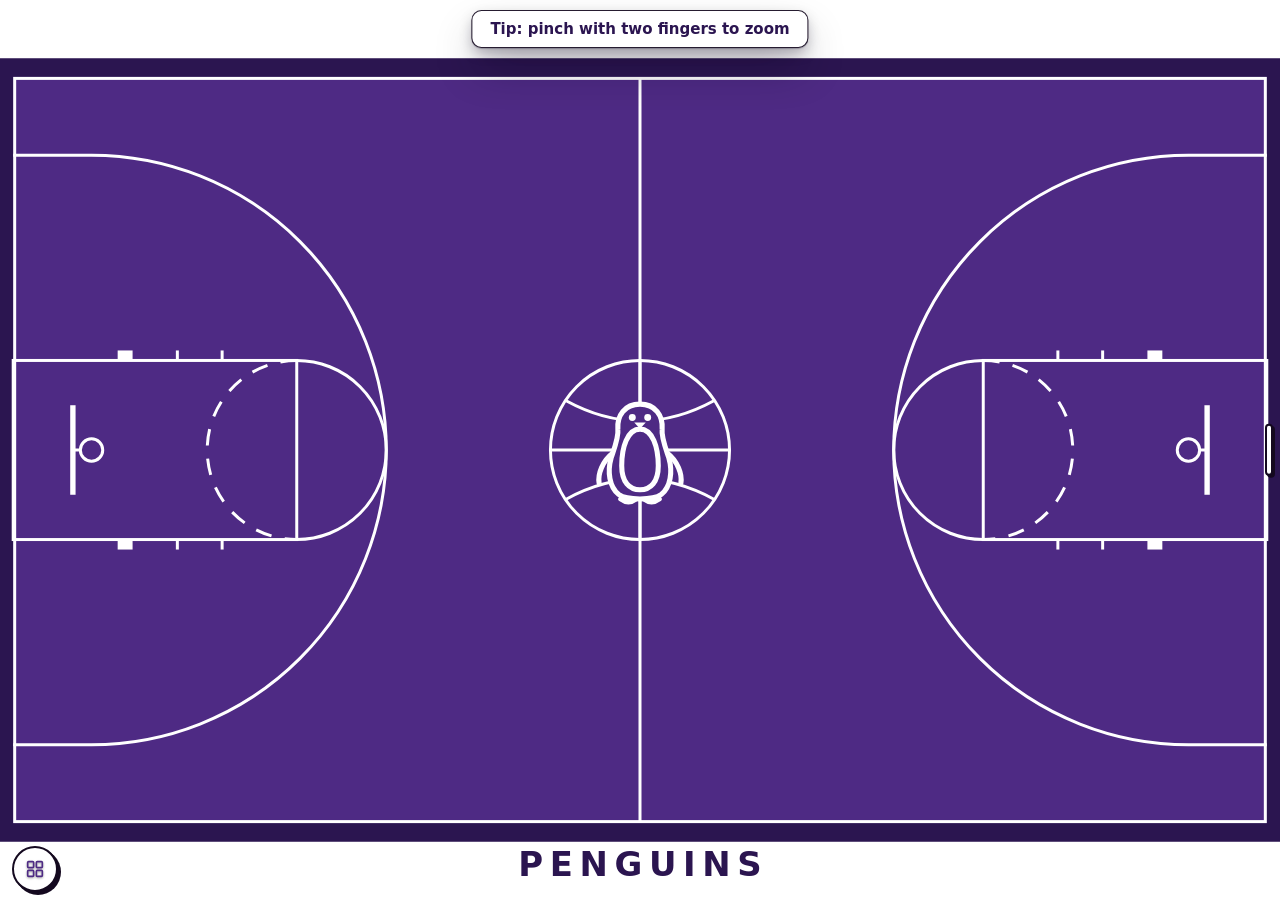
<file: index.html>
<!DOCTYPE html>
<html lang="en">
<head>
<meta charset="utf-8">
<!-- viewport-fit=cover lets the app use the whole screen, under the clock and home bar.
     user-scalable=no stops the browser zooming the page; the app does its own zoom on the court. -->
<meta name="viewport" content="width=device-width, initial-scale=1, maximum-scale=1, user-scalable=no, viewport-fit=cover">
<title>Penguins</title>

<!-- Home-screen app settings (iPhone/iPad) -->
<meta name="apple-mobile-web-app-capable" content="yes">
<meta name="mobile-web-app-capable" content="yes">
<meta name="apple-mobile-web-app-status-bar-style" content="black-translucent">
<meta name="apple-mobile-web-app-title" content="Penguins">
<meta name="theme-color" content="#4e2a84">
<link rel="manifest" href="manifest.webmanifest">
<link rel="apple-touch-icon" href="icon-180.png">

<link rel="stylesheet" href="styles.css">
</head>
<body>

<div id="safe"></div>
<div id="lvhProbe"></div>   <!-- measures the full screen height; see physicalHeight() -->
<div id="lvwProbe"></div>   <!-- and width: the strip iOS keeps beside the app on the folded foldable -->

<!-- ===================== TAB: PLAYBOOK =====================
     Hidden (not removed) when another tab is showing, so it keeps its drawing,
     zoom and tools exactly as you left them. -->
<div id="tab-playbook" class="tab">
<main id="stage">
  <canvas id="board"></canvas>
  <div id="scrim"></div>

  <!-- Tools: swipe in from the right edge (or tap the tab); swipe back to hide -->
  <div id="drawer" class="closed">
    <button id="grab" aria-label="Show or hide tools"><span></span></button>
    <div id="rail" class="glass">
      <div class="courtseg" id="courtSeg" role="group" aria-label="Court">
        <span class="lens"></span>
        <button class="cs" data-court="full" aria-label="Full court"><span class="word">Full</span>
          <svg class="icon" viewBox="0 0 24 24"><rect x="6" y="3" width="12" height="18" rx="1.5"/><path d="M6 12h12"/><circle cx="12" cy="12" r="2.2"/></svg></button>
        <button class="cs" data-court="half" aria-label="Half court"><span class="word">Half</span>
          <svg class="icon" viewBox="0 0 24 24"><rect x="4" y="5" width="16" height="14" rx="1.5"/><path d="M6.5 5a5.5 5.5 0 0 0 11 0"/><circle cx="12" cy="7" r="1"/></svg></button>
      </div>
      <span class="sep"></span>
      <button class="tb" id="btnInk" aria-label="Board-color marker"><span class="dot"></span></button>
      <label class="tb rainbow" id="btnColor" aria-label="Pick a color">
        <span class="dot"><span></span></span>
        <input type="color" id="colorInput" value="#ffd84d">
      </label>
      <button class="tb" id="btnEraser" aria-label="Eraser">
        <svg viewBox="0 0 24 24"><path d="M20 20H9l-5-5a2 2 0 0 1 0-3l8-8a2 2 0 0 1 3 0l5 5a2 2 0 0 1 0 3l-8 8"/><path d="m8 8 8 8"/></svg>
      </button>
      <button class="tb" id="btnClear" aria-label="Clear the court"><svg viewBox="0 0 24 24"><path d="M4 7h16M10 11v6M14 11v6M6 7l1 13h10l1-13M9 7V4h6v3"/></svg></button>
      <span class="sep"></span>
      <button class="tb" id="btnUndo" aria-label="Undo"><svg viewBox="0 0 24 24"><path d="M9 14 4 9l5-5"/><path d="M4 9h10.5a5.5 5.5 0 0 1 0 11H11"/></svg></button>
      <button class="tb" id="btnRedo" aria-label="Redo"><svg viewBox="0 0 24 24"><path d="m15 14 5-5-5-5"/><path d="M20 9H9.5a5.5 5.5 0 0 0 0 11H13"/></svg></button>
      <span class="sep"></span>
      <button class="tb" id="btnSave" aria-label="Save"><svg viewBox="0 0 24 24"><path d="M5 4h11l3 3v13H5z"/><path d="M8 4v5h7V4M8 20v-6h8v6"/></svg></button>
      <button class="tb" id="btnMore" aria-label="More"><svg viewBox="0 0 24 24"><path d="M5 12h.01M12 12h.01M19 12h.01" stroke-width="3"/></svg></button>
    </div>
  </div>

  <!-- More: court, board color, line thickness, saved plays -->
  <div id="more" class="glass" hidden>
    <div id="playName">Untitled play</div>
    <div class="setting">Line
      <span class="line-adjust"><input type="range" id="widthRange" aria-label="Line thickness"><span id="widthPreview"></span></span>
    </div>
    <div class="setting">Board
      <div class="seg"><button data-theme="purple">Purple</button><button data-theme="white">White</button></div>
    </div>
    <button class="menu-btn" id="btnPlays">
      <svg viewBox="0 0 24 24"><path d="M8 6h12M8 12h12M8 18h12M4 6h.01M4 12h.01M4 18h.01"/></svg>Saved plays &amp; backup
    </button>
    <button class="menu-btn" id="btnFit">
      <svg viewBox="0 0 24 24"><path d="M4 9V4h5M20 9V4h-5M4 15v5h5M20 15v5h-5"/></svg>Fit court to screen
    </button>
    <div id="version"></div>
    <a id="screenCheck" href="screen-check.html">Screen check</a>
  </div>
</main>

<!-- Saved plays screen -->
<section id="plays" class="sheet" hidden>
  <header>
    <h1>Playbook</h1>
    <button class="pill-btn" id="btnClosePlays" aria-label="Close"><svg viewBox="0 0 24 24"><path d="M6 6l12 12M18 6 6 18"/></svg></button>
  </header>
  <div class="actions">
    <button class="pill-btn" id="btnNew">New play</button>
    <button class="pill-btn" id="btnSaveAs">Save as new</button>
    <button class="pill-btn" id="btnExport">Export backup</button>
    <button class="pill-btn" id="btnImport">Import backup</button>
  </div>
  <p class="note">Plays are stored on this device only. Export a backup now and then — iOS can clear app data.</p>
  <div class="scrollable"><ul id="playList"></ul></div>
</section>
</div><!-- /tab-playbook -->

<!-- ===================== TAB: MINUTES =====================
     Team header + settings (Stage 3); game tracker (Stage 4, minutes.js). -->
<div id="tab-minutes" class="tab tab-page" hidden>
  <div class="live-brand" id="mBrand" aria-hidden="true">Penguins</div>   <!-- in the tall status-bar band, during a game -->
  <div class="scrollable page-scroll">
    <header class="page-head">
      <div class="team-title">
        <div class="team-name" id="mTeamName">Penguins</div>
        <div class="team-season" id="mTeamSeason"></div>
      </div>
      <button class="pill-btn glass season-btn" id="btnSeason">Season</button>
      <button class="round-btn glass" id="btnTeamSettings" aria-label="Team settings">
        <svg viewBox="0 0 24 24"><circle cx="12" cy="12" r="3"/><path d="M19.4 15a1.7 1.7 0 0 0 .3 1.8l.1.1a2 2 0 1 1-2.8 2.8l-.1-.1a1.7 1.7 0 0 0-1.8-.3 1.7 1.7 0 0 0-1 1.5V21a2 2 0 1 1-4 0v-.1a1.7 1.7 0 0 0-1.1-1.5 1.7 1.7 0 0 0-1.8.3l-.1.1a2 2 0 1 1-2.8-2.8l.1-.1a1.7 1.7 0 0 0 .3-1.8 1.7 1.7 0 0 0-1.5-1H3a2 2 0 1 1 0-4h.1a1.7 1.7 0 0 0 1.5-1.1 1.7 1.7 0 0 0-.3-1.8l-.1-.1a2 2 0 1 1 2.8-2.8l.1.1a1.7 1.7 0 0 0 1.8.3H9a1.7 1.7 0 0 0 1-1.5V3a2 2 0 1 1 4 0v.1a1.7 1.7 0 0 0 1 1.5 1.7 1.7 0 0 0 1.8-.3l.1-.1a2 2 0 1 1 2.8 2.8l-.1.1a1.7 1.7 0 0 0-.3 1.8V9a1.7 1.7 0 0 0 1.5 1H21a2 2 0 1 1 0 4h-.1a1.7 1.7 0 0 0-1.5 1z"/></svg>
      </button>
    </header>
    <div id="mBody"></div>   <!-- pre-game, live game or final screen (minutes.js) -->
  </div>
</div><!-- /tab-minutes -->

<!-- ===================== STATS (stage S1): stats.js ===================== -->
<div id="tab-stats" class="tab tab-page" hidden>
  <div class="live-brand" id="sBrand" aria-hidden="true">Penguins</div>
  <div class="scrollable page-scroll"><div id="sBody"></div></div>
  <div id="statPad"></div>   <!-- the stat buttons, by the thumb -->
</div><!-- /tab-stats -->

<!-- Sub queue: floats above the tab switcher while subs are being picked -->
<div id="subBar" class="glass" hidden></div>
<!-- Sub alert / end-of-period banner: shows on any tab -->
<div id="alertBanner" role="alert" hidden></div>

<!-- ===================== TAB SWITCHER =====================
     Floating glass pill at the bottom center. Add a button here (and a
     matching tab-… section above) to add a tab, e.g. Stats later. -->
<!-- Tab switcher: a corner button that opens a small menu of the tabs (shell.js) -->
<nav id="tabbar" class="glass" aria-label="Sections">
  <span class="lens"></span>
  <button id="tabMenuBtn" aria-label="Switch section" aria-expanded="false"><svg viewBox="0 0 24 24"><rect x="4" y="4" width="6.5" height="6.5" rx="1"/><rect x="13.5" y="4" width="6.5" height="6.5" rx="1"/><rect x="4" y="13.5" width="6.5" height="6.5" rx="1"/><rect x="13.5" y="13.5" width="6.5" height="6.5" rx="1"/></svg></button>
  <div id="tabMenu" hidden>
    <button class="tabbtn" data-tab="playbook"><svg viewBox="0 0 24 24"><rect x="6" y="3" width="12" height="18" rx="1.5"/><path d="M6 12h12"/><circle cx="12" cy="12" r="2.2"/></svg>Playbook</button>
    <button class="tabbtn" data-tab="minutes"><svg viewBox="0 0 24 24"><circle cx="12" cy="13.5" r="7.5"/><path d="M12 13.5V9.5M10 2.5h4M12 2.5V6M18.5 6.5l1.5-1.5"/></svg>Minutes</button>
    <button class="tabbtn" data-tab="stats"><svg viewBox="0 0 24 24"><path d="M5 20V11M12 20V5M19 20v-7M3 20h18"/></svg>Stats</button>
  </div>
</nav>
<div id="toast" class="glass"></div>   <!-- short notices, on any tab -->

<!-- ===================== TEAM SETTINGS (Stage 3) =====================
     Team, season, roster, backup. Opened from the gear on the Minutes tab. -->
<!-- Stats settings: which buttons appear on the stat pad -->
<section id="statSheet" class="sheet light" hidden>
  <header>
    <h1>Stats</h1>
    <button class="pill-btn" id="btnCloseStatSheet" aria-label="Close"><svg viewBox="0 0 24 24"><path d="M6 6l12 12M18 6 6 18"/></svg></button>
  </header>
  <div class="scrollable team-scroll" id="statSheetBody"></div>
</section>

<section id="teamSheet" class="sheet light" hidden>
  <header>
    <h1>Team</h1>
    <button class="pill-btn" id="btnCloseTeam" aria-label="Close"><svg viewBox="0 0 24 24"><path d="M6 6l12 12M18 6 6 18"/></svg></button>
  </header>
  <div class="scrollable team-scroll">
    <section class="card">
      <label class="field">Team name<input id="tName" type="text" maxlength="40" autocomplete="off"></label>
      <label class="field">Season<input id="tSeason" type="text" maxlength="40" autocomplete="off"></label>
      <div class="field">Sport<span id="tSport" class="field-value"></span></div>
    </section>

    <h2 class="card-title">Roster <span id="rosterCount"></span></h2>
    <section class="card">
      <ul id="rosterList" class="roster"></ul>
      <div class="add-player">
        <input id="newNumber" type="text" inputmode="numeric" maxlength="3" placeholder="#" aria-label="Jersey number">
        <input id="newName" type="text" maxlength="30" placeholder="Player name" autocomplete="off" enterkeyhint="done" aria-label="Player name">
        <button class="pill-btn primary-btn" id="btnAddPlayer">Add</button>
      </div>
      <p class="note" id="rosterNote"></p>
    </section>

    <h2 class="card-title">Teams &amp; seasons</h2>
    <section class="card">
      <ul id="teamList" class="team-list"></ul>
      <div class="row-btns">
        <button class="pill-btn" id="btnNewSeason">Start new season</button>
        <button class="pill-btn" id="btnNewTeam">New team</button>
      </div>
    </section>

    <h2 class="card-title">Display</h2>
    <section class="card">
      <div class="field">One-hand layout
        <div class="seg"><button data-onehand="auto">Auto</button><button data-onehand="on">Always</button></div></div>
      <p class="note">Auto uses the compact one-hand layout on iPhones and the larger layouts on the unfolded phone and iPad.</p>
    </section>

    <h2 class="card-title">Backup</h2>
    <section class="card">
      <p class="note">One file with everything: plays, teams, rosters and games. Export now and then — iOS can clear app data.</p>
      <div class="row-btns">
        <button class="pill-btn" id="btnTeamExport">Export backup</button>
        <button class="pill-btn" id="btnTeamImport">Import backup</button>
      </div>
    </section>

    <button class="pill-btn danger-btn" id="btnDeleteTeam">Delete this team and its games</button>
  </div>
</section>

<!-- ===================== SEASON VIEW (Stage 5) ===================== -->
<!-- Season stats: totals, averages, per-10-minute rates and trends (seasonstats.js) -->
<section id="seasonStatsSheet" class="sheet light" hidden>
  <header>
    <h1>Season stats</h1>
    <button class="pill-btn" id="btnCloseSeasonStats" aria-label="Close"><svg viewBox="0 0 24 24"><path d="M6 6l12 12M18 6 6 18"/></svg></button>
  </header>
  <div class="scrollable team-scroll">
    <p class="season-title" id="ssTitle"></p>
    <p class="note" id="ssSummary"></p>
    <h2 class="card-title" id="ssTeamCardTitle">Points, game by game</h2>
    <section class="card ss-chart" id="ssTeamCard"><div id="ssTeamChart"></div></section>
    <h2 class="card-title">Players <span>tap a column to sort</span></h2>
    <section class="card box-card"><div class="box-scroll"><table class="box-table ss-table" id="ssTable"></table></div></section>
    <p class="note">Averages count only games that recorded that kind of data. P/10 = points per 10 minutes, from games with both stats and minutes. The arrow compares her last 3 games with her earlier ones.</p>
    <div class="box-actions">
      <button class="pill-btn primary-btn" id="ssPng">Send picture</button>
      <button class="pill-btn" id="ssPdf">Send PDF</button>
    </div>
  </div>
</section>

<section id="seasonSheet" class="sheet light" hidden>
  <header>
    <h1>Season</h1>
    <button class="pill-btn" id="btnCloseSeason" aria-label="Close"><svg viewBox="0 0 24 24"><path d="M6 6l12 12M18 6 6 18"/></svg></button>
  </header>
  <div class="scrollable team-scroll">
    <p class="season-title" id="seasonTitle"></p>
    <p class="note" id="seasonSummary"></p>
    <section class="card season-card"><div id="seasonTable"></div></section>
    <button class="pill-btn primary-btn" id="seasonToStats">Season stats</button>
    <h2 class="card-title">Games</h2>
    <section class="card"><ul id="seasonGames" class="team-list"></ul></section>
  </div>
</section>

<!-- A past game: timeline and minutes -->
<!-- Box score: one game's numbers; send as a picture or a PDF (boxscore.js) -->
<section id="boxSheet" class="sheet light" hidden>
  <header>
    <h1>Box score</h1>
    <button class="pill-btn" id="btnCloseBox" aria-label="Close"><svg viewBox="0 0 24 24"><path d="M6 6l12 12M18 6 6 18"/></svg></button>
  </header>
  <div class="scrollable team-scroll">
    <p class="season-title" id="boxTitle"></p>
    <p class="box-score-line" id="boxScoreLine"></p>
    <section class="card box-card"><div class="box-scroll"><table class="box-table" id="boxTable"></table></div></section>
    <p class="note" id="boxNote"></p>
    <div class="box-actions">
      <button class="pill-btn primary-btn" id="boxPng">Send picture</button>
      <button class="pill-btn" id="boxPdf">Send PDF</button>
    </div>
    <p class="note">Opens the share sheet: Messages, AirDrop, Mail or Save to Files.</p>
  </div>
</section>

<section id="pastSheet" class="sheet light" hidden>
  <header>
    <h1>Game</h1>
    <button class="pill-btn" id="btnClosePast" aria-label="Close"><svg viewBox="0 0 24 24"><path d="M6 6l12 12M18 6 6 18"/></svg></button>
  </header>
  <div class="scrollable team-scroll">
    <p class="season-title" id="pastTitle"></p>
    <section class="card tl-card" id="pastTimeline"></section>
    <button class="pill-btn primary-btn" id="pastBox">Box score</button>
    <button class="pill-btn danger-btn" id="pastDelete">Delete this game</button>
  </div>
</section>

<!-- Press-and-hold player menu (this game only) -->
<dialog id="playerMenu" class="glass menu-dialog light">
  <h2 id="pmTitle"></h2>
  <p id="pmNote"></p>
  <div class="menu-list">
    <button class="menu-btn" data-abs="absent">Absent</button>
    <button class="menu-btn" data-abs="injured">Injured</button>
    <button class="menu-btn" data-abs="sitting">Sitting out</button>
    <button class="menu-btn" data-abs="reactivate">Reactivate</button>
  </div>
  <button class="pill-btn wide" id="pmCancel">Cancel</button>
</dialog>

<!-- Game menu (•••) -->
<dialog id="statsMenu" class="glass menu-dialog light">
  <h2>Stats</h2>
  <div class="menu-list">
    <button class="menu-btn" id="smBox">Box score</button>
    <button class="menu-btn" id="smSeason">Season stats</button>
    <button class="menu-btn" id="smOpponent">Opponent</button>
    <button class="menu-btn" id="smSettings">Stats settings</button>
    <button class="menu-btn" id="smNew">Start a new game</button>
  </div>
  <button class="menu-btn" id="smClose">Close</button>
</dialog>

<dialog id="gameMenu" class="glass menu-dialog light">
  <h2>Game</h2>
  <div class="menu-list">
    <button class="menu-btn" id="gmAdjust">Adjust clock</button>
    <button class="menu-btn" id="gmSettings">Game settings &amp; sub alert</button>
    <button class="menu-btn" id="gmEnd">End game now</button>
    <button class="menu-btn" id="gmNew">Start a new game</button>
    <button class="menu-btn" id="gmTimeline">Game timeline</button>
    <button class="menu-btn" id="gmTeam">Team &amp; roster</button>
    <button class="menu-btn" id="gmOneHand">One-hand layout</button>
    <button class="menu-btn danger-text" id="gmDiscard">Discard this game</button>
  </div>
  <button class="pill-btn wide" id="gmClose">Close</button>
</dialog>

<!-- Game settings: format (before the game) and sub alert (any time) -->
<dialog id="gameSettings" class="glass menu-dialog light">
  <h2>Game settings</h2>
  <div class="format-block">
    <div class="gs-row"><span>Periods</span>
      <div class="seg"><button data-periods="2">2 halves</button><button data-periods="4">4 quarters</button></div></div>
    <div class="gs-row"><span>Custom</span>
      <div class="stepper"><button id="gsPeriodsDown" aria-label="Fewer periods">−</button><b id="gsPeriods"></b><button id="gsPeriodsUp" aria-label="More periods">+</button></div></div>
    <div class="gs-row"><span>Minutes per period</span>
      <div class="stepper"><button id="gsMinDown" aria-label="Shorter">−</button><b id="gsMinutes"></b><button id="gsMinUp" aria-label="Longer">+</button></div></div>
    <p class="note" id="gsLockedNote">Format is locked once the game has started.</p>
  </div>
  <div class="gs-row"><span>Sub alert</span>
    <div class="seg"><button data-alert="off">Off</button><button data-alert="half">Halfway</button><button data-alert="every">Every…</button></div></div>
  <div class="gs-row" id="gsEvery"><span>Every</span>
    <div class="stepper"><button id="gsAlertDown" aria-label="Less often">−</button><b><span id="gsAlertMin"></span> min</b><button id="gsAlertUp" aria-label="More often">+</button></div></div>
  <p class="note" id="gsHalfNote"></p>
  <div class="gs-row"><span>Minimum time</span>
    <div class="seg"><button data-minrule="off">Off</button><button data-minrule="on">1 quarter by mid-Q3</button></div></div>
  <div class="buttons"><button type="button" class="pill-btn" id="gsCancel">Cancel</button><button type="button" class="pill-btn primary-btn" id="gsSave">Save</button></div>
</dialog>

<!-- One reusable pop-up for names and confirmations -->
<dialog id="modal" class="glass">
  <form id="modalForm">
    <h2 id="modalTitle"></h2>
    <p id="modalMsg"></p>
    <input id="modalInput" type="text" autocomplete="off" enterkeyhint="done" maxlength="60">
    <div class="buttons">
      <button type="button" id="modalCancel">Cancel</button>
      <button type="submit" id="modalOk" class="primary">OK</button>
    </div>
  </form>
</dialog>

<input type="file" id="importFile" accept="application/json,.json" hidden>

<!-- Scripts, in order: sport settings, the Playbook (its storage and pop-ups are shared),
     team data, the team settings screen, the game-log calculations, the Minutes tab,
     then the tab shell. -->
<script src="sports.js"></script>
<script src="playbook.js"></script>
<script src="data.js"></script>
<script src="settings.js"></script>
<script src="gamelog.js"></script>
<script src="readouts.js"></script>
<script src="minutes.js"></script>
<script src="stats.js"></script>
<script src="boxscore.js"></script>
<script src="seasonstats.js"></script>
<script src="shell.js"></script>
</body>
</html>
</file>
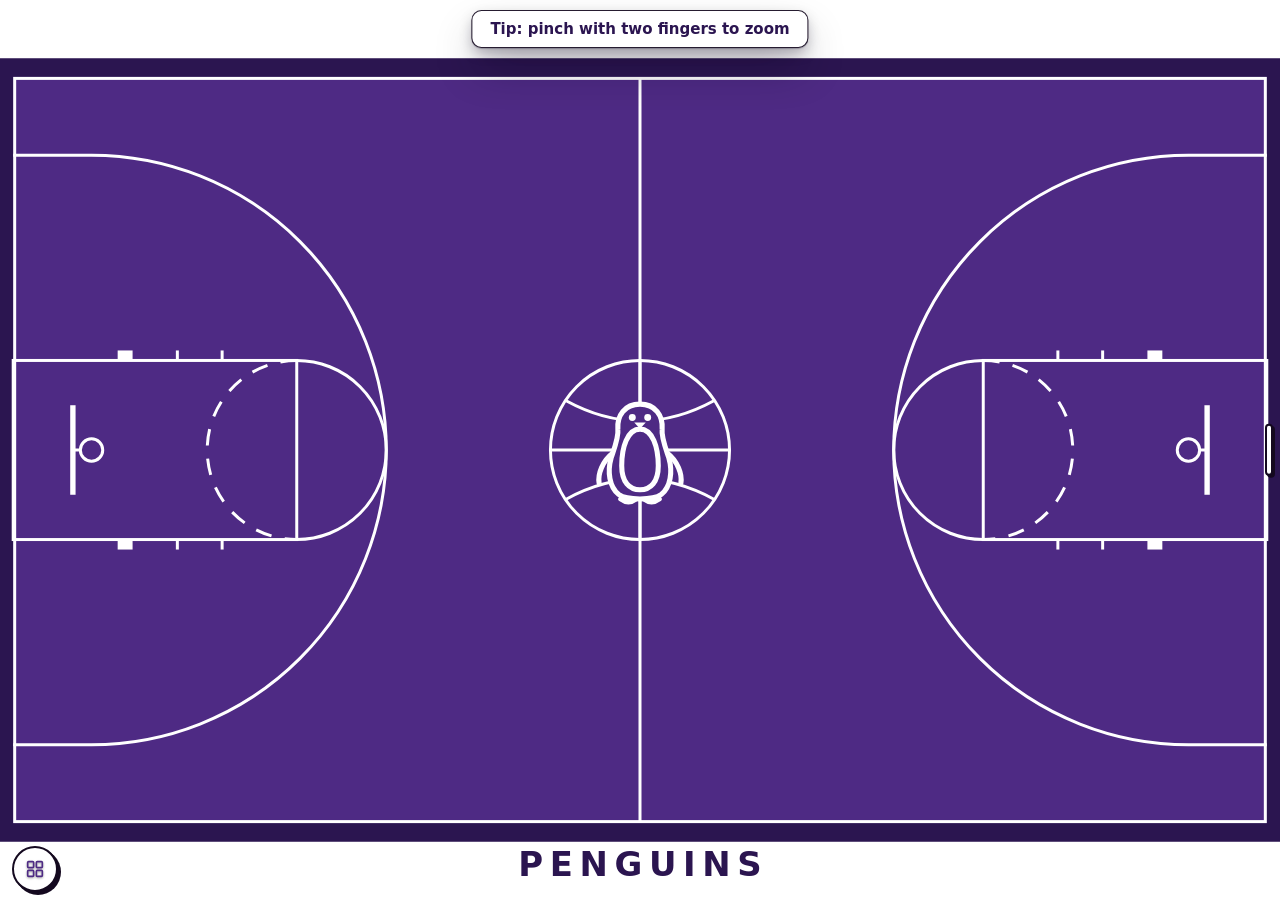
<file: next/index.html>
<!DOCTYPE html>
<html lang="en">
<head>
<meta charset="utf-8">
<!-- viewport-fit=cover lets the app use the whole screen, under the clock and home bar.
     user-scalable=no stops the browser zooming the page; the app does its own zoom on the court. -->
<meta name="viewport" content="width=device-width, initial-scale=1, maximum-scale=1, user-scalable=no, viewport-fit=cover">
<title>Penguins (preview)</title>

<!-- Home-screen app settings (iPhone/iPad) -->
<meta name="apple-mobile-web-app-capable" content="yes">
<meta name="mobile-web-app-capable" content="yes">
<meta name="apple-mobile-web-app-status-bar-style" content="black-translucent">
<meta name="apple-mobile-web-app-title" content="Penguins">
<meta name="theme-color" content="#4e2a84">
<link rel="manifest" href="manifest.webmanifest">
<link rel="apple-touch-icon" href="../icon-180.png">

<link rel="stylesheet" href="styles.css">
</head>
<body>

<div id="safe"></div>
<div id="lvhProbe"></div>   <!-- measures the full screen height; see physicalHeight() -->
<div id="lvwProbe"></div>   <!-- and width: the strip iOS keeps beside the app on the folded foldable -->

<!-- ===================== TAB: PLAYBOOK =====================
     Hidden (not removed) when another tab is showing, so it keeps its drawing,
     zoom and tools exactly as you left them. -->
<div id="tab-playbook" class="tab">
<main id="stage">
  <canvas id="board"></canvas>
  <div id="scrim"></div>

  <!-- Tools: swipe in from the right edge (or tap the tab); swipe back to hide -->
  <div id="drawer" class="closed">
    <button id="grab" aria-label="Show or hide tools"><span></span></button>
    <div id="rail" class="glass">
      <div class="courtseg" id="courtSeg" role="group" aria-label="Court">
        <span class="lens"></span>
        <button class="cs" data-court="full" aria-label="Full court"><span class="word">Full</span>
          <svg class="icon" viewBox="0 0 24 24"><rect x="6" y="3" width="12" height="18" rx="1.5"/><path d="M6 12h12"/><circle cx="12" cy="12" r="2.2"/></svg></button>
        <button class="cs" data-court="half" aria-label="Half court"><span class="word">Half</span>
          <svg class="icon" viewBox="0 0 24 24"><rect x="4" y="5" width="16" height="14" rx="1.5"/><path d="M6.5 5a5.5 5.5 0 0 0 11 0"/><circle cx="12" cy="7" r="1"/></svg></button>
      </div>
      <span class="sep"></span>
      <button class="tb" id="btnInk" aria-label="Board-color marker"><span class="dot"></span></button>
      <label class="tb rainbow" id="btnColor" aria-label="Pick a color">
        <span class="dot"><span></span></span>
        <input type="color" id="colorInput" value="#ffd84d">
      </label>
      <button class="tb" id="btnEraser" aria-label="Eraser">
        <svg viewBox="0 0 24 24"><path d="M20 20H9l-5-5a2 2 0 0 1 0-3l8-8a2 2 0 0 1 3 0l5 5a2 2 0 0 1 0 3l-8 8"/><path d="m8 8 8 8"/></svg>
      </button>
      <button class="tb" id="btnClear" aria-label="Clear the court"><svg viewBox="0 0 24 24"><path d="M4 7h16M10 11v6M14 11v6M6 7l1 13h10l1-13M9 7V4h6v3"/></svg></button>
      <span class="sep"></span>
      <button class="tb" id="btnUndo" aria-label="Undo"><svg viewBox="0 0 24 24"><path d="M9 14 4 9l5-5"/><path d="M4 9h10.5a5.5 5.5 0 0 1 0 11H11"/></svg></button>
      <button class="tb" id="btnRedo" aria-label="Redo"><svg viewBox="0 0 24 24"><path d="m15 14 5-5-5-5"/><path d="M20 9H9.5a5.5 5.5 0 0 0 0 11H13"/></svg></button>
      <span class="sep"></span>
      <button class="tb" id="btnSave" aria-label="Save"><svg viewBox="0 0 24 24"><path d="M5 4h11l3 3v13H5z"/><path d="M8 4v5h7V4M8 20v-6h8v6"/></svg></button>
      <button class="tb" id="btnMore" aria-label="More"><svg viewBox="0 0 24 24"><path d="M5 12h.01M12 12h.01M19 12h.01" stroke-width="3"/></svg></button>
    </div>
  </div>

  <!-- More: court, board color, line thickness, saved plays -->
  <div id="more" class="glass" hidden>
    <div id="playName">Untitled play</div>
    <div class="setting">Line
      <span class="line-adjust"><input type="range" id="widthRange" aria-label="Line thickness"><span id="widthPreview"></span></span>
    </div>
    <div class="setting">Board
      <div class="seg"><button data-theme="purple">Purple</button><button data-theme="white">White</button></div>
    </div>
    <button class="menu-btn" id="btnPlays">
      <svg viewBox="0 0 24 24"><path d="M8 6h12M8 12h12M8 18h12M4 6h.01M4 12h.01M4 18h.01"/></svg>Saved plays &amp; backup
    </button>
    <button class="menu-btn" id="btnFit">
      <svg viewBox="0 0 24 24"><path d="M4 9V4h5M20 9V4h-5M4 15v5h5M20 15v5h-5"/></svg>Fit court to screen
    </button>
    <div id="version"></div>
    <a id="screenCheck" href="../screen-check.html">Screen check</a>
  </div>
</main>

<!-- Saved plays screen -->
<section id="plays" class="sheet" hidden>
  <header>
    <h1>Playbook</h1>
    <button class="pill-btn" id="btnClosePlays" aria-label="Close"><svg viewBox="0 0 24 24"><path d="M6 6l12 12M18 6 6 18"/></svg></button>
  </header>
  <div class="actions">
    <button class="pill-btn" id="btnNew">New play</button>
    <button class="pill-btn" id="btnSaveAs">Save as new</button>
    <button class="pill-btn" id="btnExport">Export backup</button>
    <button class="pill-btn" id="btnImport">Import backup</button>
  </div>
  <p class="note">Plays are stored on this device only. Export a backup now and then — iOS can clear app data.</p>
  <div class="scrollable"><ul id="playList"></ul></div>
</section>
</div><!-- /tab-playbook -->

<!-- ===================== TAB: MINUTES =====================
     Team header + settings (Stage 3); game tracker (Stage 4, minutes.js). -->
<div id="tab-minutes" class="tab tab-page" hidden>
  <div class="live-brand" id="mBrand" aria-hidden="true">Penguins</div>   <!-- in the tall status-bar band, during a game -->
  <div class="scrollable page-scroll">
    <header class="page-head">
      <div class="team-title">
        <div class="team-name" id="mTeamName">Penguins</div>
        <div class="team-season" id="mTeamSeason"></div>
      </div>
      <button class="pill-btn glass season-btn" id="btnSeason">Season</button>
      <button class="round-btn glass" id="btnTeamSettings" aria-label="Team settings">
        <svg viewBox="0 0 24 24"><circle cx="12" cy="12" r="3"/><path d="M19.4 15a1.7 1.7 0 0 0 .3 1.8l.1.1a2 2 0 1 1-2.8 2.8l-.1-.1a1.7 1.7 0 0 0-1.8-.3 1.7 1.7 0 0 0-1 1.5V21a2 2 0 1 1-4 0v-.1a1.7 1.7 0 0 0-1.1-1.5 1.7 1.7 0 0 0-1.8.3l-.1.1a2 2 0 1 1-2.8-2.8l.1-.1a1.7 1.7 0 0 0 .3-1.8 1.7 1.7 0 0 0-1.5-1H3a2 2 0 1 1 0-4h.1a1.7 1.7 0 0 0 1.5-1.1 1.7 1.7 0 0 0-.3-1.8l-.1-.1a2 2 0 1 1 2.8-2.8l.1.1a1.7 1.7 0 0 0 1.8.3H9a1.7 1.7 0 0 0 1-1.5V3a2 2 0 1 1 4 0v.1a1.7 1.7 0 0 0 1 1.5 1.7 1.7 0 0 0 1.8-.3l.1-.1a2 2 0 1 1 2.8 2.8l-.1.1a1.7 1.7 0 0 0-.3 1.8V9a1.7 1.7 0 0 0 1.5 1H21a2 2 0 1 1 0 4h-.1a1.7 1.7 0 0 0-1.5 1z"/></svg>
      </button>
    </header>
    <div id="mBody"></div>   <!-- pre-game, live game or final screen (minutes.js) -->
  </div>
</div><!-- /tab-minutes -->

<!-- ===================== STATS (stage S1): stats.js ===================== -->
<div id="tab-stats" class="tab tab-page" hidden>
  <div class="live-brand" id="sBrand" aria-hidden="true">Penguins</div>
  <div class="scrollable page-scroll"><div id="sBody"></div></div>
  <div id="statPad"></div>   <!-- the stat buttons, by the thumb -->
</div><!-- /tab-stats -->

<!-- Sub queue: floats above the tab switcher while subs are being picked -->
<div id="subBar" class="glass" hidden></div>
<!-- Sub alert / end-of-period banner: shows on any tab -->
<div id="alertBanner" role="alert" hidden></div>

<!-- ===================== TAB SWITCHER =====================
     Floating glass pill at the bottom center. Add a button here (and a
     matching tab-… section above) to add a tab, e.g. Stats later. -->
<!-- Tab switcher: a corner button that opens a small menu of the tabs (shell.js) -->
<nav id="tabbar" class="glass" aria-label="Sections">
  <span class="lens"></span>
  <button id="tabMenuBtn" aria-label="Switch section" aria-expanded="false"><svg viewBox="0 0 24 24"><rect x="4" y="4" width="6.5" height="6.5" rx="1"/><rect x="13.5" y="4" width="6.5" height="6.5" rx="1"/><rect x="4" y="13.5" width="6.5" height="6.5" rx="1"/><rect x="13.5" y="13.5" width="6.5" height="6.5" rx="1"/></svg></button>
  <div id="tabMenu" hidden>
    <button class="tabbtn" data-tab="playbook"><svg viewBox="0 0 24 24"><rect x="6" y="3" width="12" height="18" rx="1.5"/><path d="M6 12h12"/><circle cx="12" cy="12" r="2.2"/></svg>Playbook</button>
    <button class="tabbtn" data-tab="minutes"><svg viewBox="0 0 24 24"><circle cx="12" cy="13.5" r="7.5"/><path d="M12 13.5V9.5M10 2.5h4M12 2.5V6M18.5 6.5l1.5-1.5"/></svg>Minutes</button>
    <button class="tabbtn" data-tab="stats"><svg viewBox="0 0 24 24"><path d="M5 20V11M12 20V5M19 20v-7M3 20h18"/></svg>Stats</button>
  </div>
</nav>
<div id="toast" class="glass"></div>   <!-- short notices, on any tab -->

<!-- ===================== TEAM SETTINGS (Stage 3) =====================
     Team, season, roster, backup. Opened from the gear on the Minutes tab. -->
<!-- Stats settings: which buttons appear on the stat pad -->
<section id="statSheet" class="sheet light" hidden>
  <header>
    <h1>Stats</h1>
    <button class="pill-btn" id="btnCloseStatSheet" aria-label="Close"><svg viewBox="0 0 24 24"><path d="M6 6l12 12M18 6 6 18"/></svg></button>
  </header>
  <div class="scrollable team-scroll" id="statSheetBody"></div>
</section>

<section id="teamSheet" class="sheet light" hidden>
  <header>
    <h1>Team</h1>
    <button class="pill-btn" id="btnCloseTeam" aria-label="Close"><svg viewBox="0 0 24 24"><path d="M6 6l12 12M18 6 6 18"/></svg></button>
  </header>
  <div class="scrollable team-scroll">
    <section class="card">
      <label class="field">Team name<input id="tName" type="text" maxlength="40" autocomplete="off"></label>
      <label class="field">Season<input id="tSeason" type="text" maxlength="40" autocomplete="off"></label>
      <div class="field">Sport<span id="tSport" class="field-value"></span></div>
    </section>

    <h2 class="card-title">Roster <span id="rosterCount"></span></h2>
    <section class="card">
      <ul id="rosterList" class="roster"></ul>
      <div class="add-player">
        <input id="newNumber" type="text" inputmode="numeric" maxlength="3" placeholder="#" aria-label="Jersey number">
        <input id="newName" type="text" maxlength="30" placeholder="Player name" autocomplete="off" enterkeyhint="done" aria-label="Player name">
        <button class="pill-btn primary-btn" id="btnAddPlayer">Add</button>
      </div>
      <p class="note" id="rosterNote"></p>
    </section>

    <h2 class="card-title">Teams &amp; seasons</h2>
    <section class="card">
      <ul id="teamList" class="team-list"></ul>
      <div class="row-btns">
        <button class="pill-btn" id="btnNewSeason">Start new season</button>
        <button class="pill-btn" id="btnNewTeam">New team</button>
      </div>
    </section>

    <h2 class="card-title">Display</h2>
    <section class="card">
      <div class="field">One-hand layout
        <div class="seg"><button data-onehand="auto">Auto</button><button data-onehand="on">Always</button></div></div>
      <p class="note">Auto uses the compact one-hand layout on iPhones and the larger layouts on the unfolded phone and iPad.</p>
    </section>

    <h2 class="card-title">Backup</h2>
    <section class="card">
      <p class="note">One file with everything: plays, teams, rosters and games. Export now and then — iOS can clear app data.</p>
      <div class="row-btns">
        <button class="pill-btn" id="btnTeamExport">Export backup</button>
        <button class="pill-btn" id="btnTeamImport">Import backup</button>
      </div>
    </section>

    <button class="pill-btn danger-btn" id="btnDeleteTeam">Delete this team and its games</button>
  </div>
</section>

<!-- ===================== SEASON VIEW (Stage 5) ===================== -->
<!-- Season stats: totals, averages, per-10-minute rates and trends (seasonstats.js) -->
<section id="seasonStatsSheet" class="sheet light" hidden>
  <header>
    <h1>Season stats</h1>
    <button class="pill-btn" id="btnCloseSeasonStats" aria-label="Close"><svg viewBox="0 0 24 24"><path d="M6 6l12 12M18 6 6 18"/></svg></button>
  </header>
  <div class="scrollable team-scroll">
    <p class="season-title" id="ssTitle"></p>
    <p class="note" id="ssSummary"></p>
    <h2 class="card-title" id="ssTeamCardTitle">Points, game by game</h2>
    <section class="card ss-chart" id="ssTeamCard"><div id="ssTeamChart"></div></section>
    <h2 class="card-title">Players <span>tap a column to sort</span></h2>
    <section class="card box-card"><div class="box-scroll"><table class="box-table ss-table" id="ssTable"></table></div></section>
    <p class="note">Averages count only games that recorded that kind of data. P/10 = points per 10 minutes, from games with both stats and minutes. The arrow compares her last 3 games with her earlier ones.</p>
    <div class="box-actions">
      <button class="pill-btn primary-btn" id="ssPng">Send picture</button>
      <button class="pill-btn" id="ssPdf">Send PDF</button>
    </div>
  </div>
</section>

<section id="seasonSheet" class="sheet light" hidden>
  <header>
    <h1>Season</h1>
    <button class="pill-btn" id="btnCloseSeason" aria-label="Close"><svg viewBox="0 0 24 24"><path d="M6 6l12 12M18 6 6 18"/></svg></button>
  </header>
  <div class="scrollable team-scroll">
    <p class="season-title" id="seasonTitle"></p>
    <p class="note" id="seasonSummary"></p>
    <section class="card season-card"><div id="seasonTable"></div></section>
    <button class="pill-btn primary-btn" id="seasonToStats">Season stats</button>
    <h2 class="card-title">Games</h2>
    <section class="card"><ul id="seasonGames" class="team-list"></ul></section>
  </div>
</section>

<!-- A past game: timeline and minutes -->
<!-- Box score: one game's numbers; send as a picture or a PDF (boxscore.js) -->
<section id="boxSheet" class="sheet light" hidden>
  <header>
    <h1>Box score</h1>
    <button class="pill-btn" id="btnCloseBox" aria-label="Close"><svg viewBox="0 0 24 24"><path d="M6 6l12 12M18 6 6 18"/></svg></button>
  </header>
  <div class="scrollable team-scroll">
    <p class="season-title" id="boxTitle"></p>
    <p class="box-score-line" id="boxScoreLine"></p>
    <section class="card box-card"><div class="box-scroll"><table class="box-table" id="boxTable"></table></div></section>
    <p class="note" id="boxNote"></p>
    <div class="box-actions">
      <button class="pill-btn primary-btn" id="boxPng">Send picture</button>
      <button class="pill-btn" id="boxPdf">Send PDF</button>
    </div>
    <p class="note">Opens the share sheet: Messages, AirDrop, Mail or Save to Files.</p>
  </div>
</section>

<section id="pastSheet" class="sheet light" hidden>
  <header>
    <h1>Game</h1>
    <button class="pill-btn" id="btnClosePast" aria-label="Close"><svg viewBox="0 0 24 24"><path d="M6 6l12 12M18 6 6 18"/></svg></button>
  </header>
  <div class="scrollable team-scroll">
    <p class="season-title" id="pastTitle"></p>
    <section class="card tl-card" id="pastTimeline"></section>
    <button class="pill-btn primary-btn" id="pastBox">Box score</button>
    <button class="pill-btn danger-btn" id="pastDelete">Delete this game</button>
  </div>
</section>

<!-- Press-and-hold player menu (this game only) -->
<dialog id="playerMenu" class="glass menu-dialog light">
  <h2 id="pmTitle"></h2>
  <p id="pmNote"></p>
  <div class="menu-list">
    <button class="menu-btn" data-abs="absent">Absent</button>
    <button class="menu-btn" data-abs="injured">Injured</button>
    <button class="menu-btn" data-abs="sitting">Sitting out</button>
    <button class="menu-btn" data-abs="reactivate">Reactivate</button>
  </div>
  <button class="pill-btn wide" id="pmCancel">Cancel</button>
</dialog>

<!-- Game menu (•••) -->
<dialog id="statsMenu" class="glass menu-dialog light">
  <h2>Stats</h2>
  <div class="menu-list">
    <button class="menu-btn" id="smBox">Box score</button>
    <button class="menu-btn" id="smSeason">Season stats</button>
    <button class="menu-btn" id="smOpponent">Opponent</button>
    <button class="menu-btn" id="smSettings">Stats settings</button>
    <button class="menu-btn" id="smNew">Start a new game</button>
  </div>
  <button class="menu-btn" id="smClose">Close</button>
</dialog>

<dialog id="gameMenu" class="glass menu-dialog light">
  <h2>Game</h2>
  <div class="menu-list">
    <button class="menu-btn" id="gmAdjust">Adjust clock</button>
    <button class="menu-btn" id="gmSettings">Game settings &amp; sub alert</button>
    <button class="menu-btn" id="gmEnd">End game now</button>
    <button class="menu-btn" id="gmNew">Start a new game</button>
    <button class="menu-btn" id="gmTimeline">Game timeline</button>
    <button class="menu-btn" id="gmTeam">Team &amp; roster</button>
    <button class="menu-btn" id="gmOneHand">One-hand layout</button>
    <button class="menu-btn danger-text" id="gmDiscard">Discard this game</button>
  </div>
  <button class="pill-btn wide" id="gmClose">Close</button>
</dialog>

<!-- Game settings: format (before the game) and sub alert (any time) -->
<dialog id="gameSettings" class="glass menu-dialog light">
  <h2>Game settings</h2>
  <div class="format-block">
    <div class="gs-row"><span>Periods</span>
      <div class="seg"><button data-periods="2">2 halves</button><button data-periods="4">4 quarters</button></div></div>
    <div class="gs-row"><span>Custom</span>
      <div class="stepper"><button id="gsPeriodsDown" aria-label="Fewer periods">−</button><b id="gsPeriods"></b><button id="gsPeriodsUp" aria-label="More periods">+</button></div></div>
    <div class="gs-row"><span>Minutes per period</span>
      <div class="stepper"><button id="gsMinDown" aria-label="Shorter">−</button><b id="gsMinutes"></b><button id="gsMinUp" aria-label="Longer">+</button></div></div>
    <p class="note" id="gsLockedNote">Format is locked once the game has started.</p>
  </div>
  <div class="gs-row"><span>Sub alert</span>
    <div class="seg"><button data-alert="off">Off</button><button data-alert="half">Halfway</button><button data-alert="every">Every…</button></div></div>
  <div class="gs-row" id="gsEvery"><span>Every</span>
    <div class="stepper"><button id="gsAlertDown" aria-label="Less often">−</button><b><span id="gsAlertMin"></span> min</b><button id="gsAlertUp" aria-label="More often">+</button></div></div>
  <p class="note" id="gsHalfNote"></p>
  <div class="gs-row"><span>Minimum time</span>
    <div class="seg"><button data-minrule="off">Off</button><button data-minrule="on">1 quarter by mid-Q3</button></div></div>
  <div class="buttons"><button type="button" class="pill-btn" id="gsCancel">Cancel</button><button type="button" class="pill-btn primary-btn" id="gsSave">Save</button></div>
</dialog>

<!-- One reusable pop-up for names and confirmations -->
<dialog id="modal" class="glass">
  <form id="modalForm">
    <h2 id="modalTitle"></h2>
    <p id="modalMsg"></p>
    <input id="modalInput" type="text" autocomplete="off" enterkeyhint="done" maxlength="60">
    <div class="buttons">
      <button type="button" id="modalCancel">Cancel</button>
      <button type="submit" id="modalOk" class="primary">OK</button>
    </div>
  </form>
</dialog>

<input type="file" id="importFile" accept="application/json,.json" hidden>

<!-- Scripts, in order: sport settings, the Playbook (its storage and pop-ups are shared),
     team data, the team settings screen, the game-log calculations, the Minutes tab,
     then the tab shell. -->
<script src="sports.js"></script>
<script src="playbook.js"></script>
<script src="data.js"></script>
<script src="settings.js"></script>
<script src="gamelog.js"></script>
<script src="readouts.js"></script>
<script src="minutes.js"></script>
<script src="stats.js"></script>
<script src="boxscore.js"></script>
<script src="seasonstats.js"></script>
<script src="shell.js"></script>
</body>
</html>
</file>
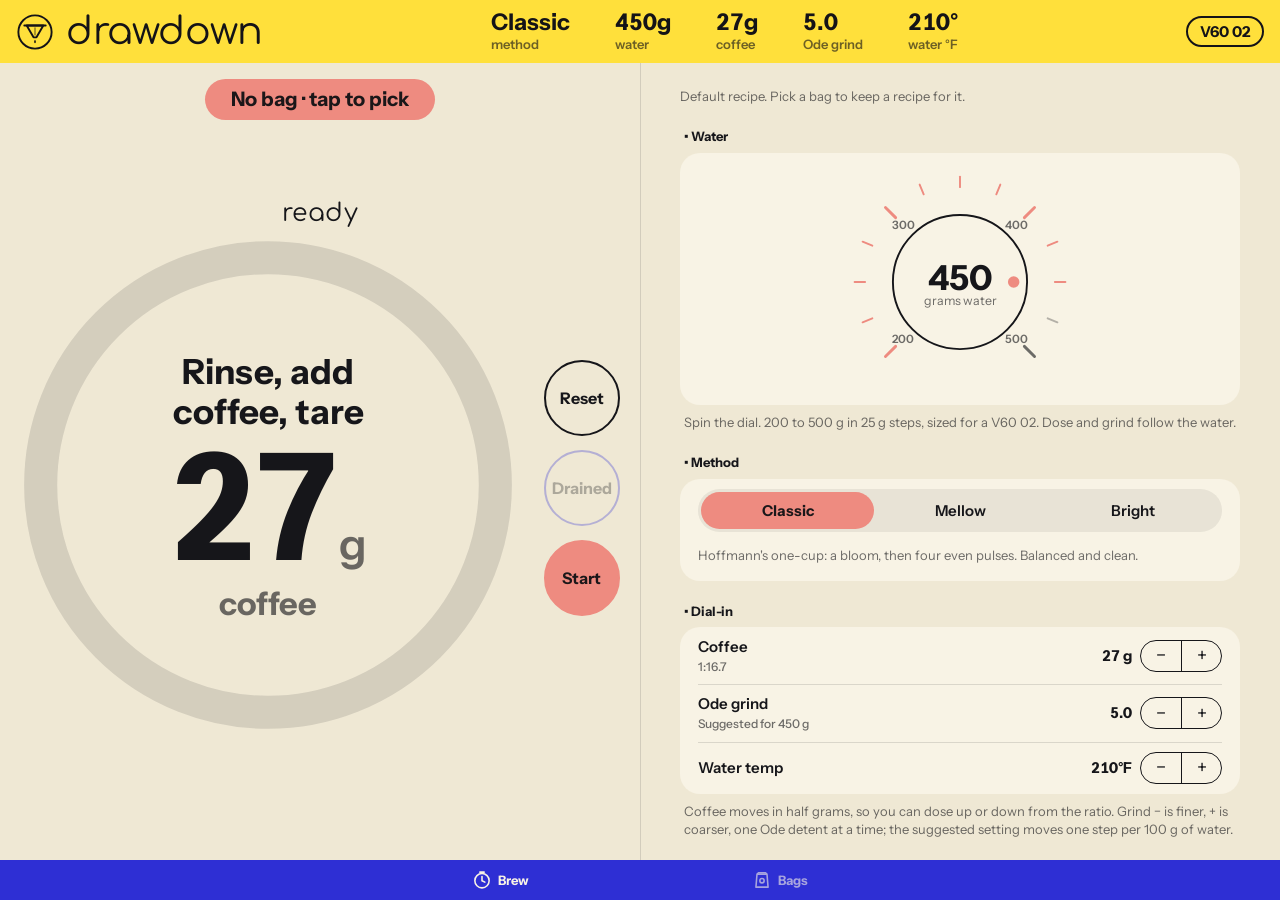
<file: drawdown-reference.html>
<!doctype html><html><head><meta charset=utf8><meta name=viewport content="width=device-width,initial-scale=1,viewport-fit=cover"><style>:root{color-scheme:light;box-sizing:border-box;padding-top:env(safe-area-inset-top,0px);padding-bottom:env(safe-area-inset-bottom,0px)}html{scroll-padding-top:env(safe-area-inset-top,0px)}body{margin:0;padding:0;font:14px -apple-system,BlinkMacSystemFont,sans-serif;background:#fff;color:#000}img{max-width:100%}[hidden]:not([hidden=until-found i]){display:none!important}</style></head><body>
<title>Drawdown</title>
<meta name="claude:viewport-fit-sides" content="cover">
<link rel="preconnect" href="https://fonts.googleapis.com">
<link rel="stylesheet" href="https://fonts.googleapis.com/css2?family=Comfortaa:wght@300;400&family=Instrument+Sans:wght@400;500;600;700&display=swap">
<style>
/* Layout: app shell in three bands — yellow top band (wordmark + recipe), content, thin gusset-colored tab bar. Narrow: one pane at a time. Wide or folded: brew ring left, recipe right. */
:root{
  --bg:#efe8d4; --surface:#f8f3e5; --label:#16161a; --label2:rgba(22,22,26,.62); --label3:rgba(22,22,26,.3);
  --sep:rgba(22,22,26,.13); --fill:rgba(22,22,26,.07); --fill2:rgba(22,22,26,.12);
  --yellow:#ffe03b; --onyellow:#141317;
  --stick:#ee8b80; --stickInk:#1b1719; --tint:#ee8b80; --tint-ink:#c2473b; --tint-soft:rgba(238,139,128,.24);
  --band:#2e2fd4; --onband:#f8f3e5; --green:#1d8f50; --orange:#b86a00; --red:#c93527; --knob:#f8f3e5;
  --display:"Comfortaa", "Avenir Next", system-ui, sans-serif;
  --sys:"Instrument Sans", -apple-system, BlinkMacSystemFont, "Helvetica Neue", system-ui, sans-serif;
  --gl:max(16px, env(safe-area-inset-left, 0px)); --gr:max(16px, env(safe-area-inset-right, 0px));
}
@media (prefers-color-scheme: dark){ :root:not([data-theme="light"]){
  --bg:#111216; --surface:#1b1c22; --label:#f3edda; --label2:rgba(243,237,218,.62); --label3:rgba(243,237,218,.3);
  --sep:rgba(243,237,218,.13); --fill:rgba(243,237,218,.08); --fill2:rgba(243,237,218,.14);
  --yellow:#ffe03b; --onyellow:#141317;
  --stick:#ef8c81; --stickInk:#1b1719; --tint:#ef8c81; --tint-ink:#ef8c81; --tint-soft:rgba(239,140,129,.2);
  --band:#3de38a; --onband:#111216; --green:#3de38a; --orange:#f0a640; --red:#ff6b5e; --knob:#22232a; color-scheme:dark } }
:root[data-theme="dark"]{
  --bg:#111216; --surface:#1b1c22; --label:#f3edda; --label2:rgba(243,237,218,.62); --label3:rgba(243,237,218,.3);
  --sep:rgba(243,237,218,.13); --fill:rgba(243,237,218,.08); --fill2:rgba(243,237,218,.14);
  --yellow:#ffe03b; --onyellow:#141317;
  --stick:#ef8c81; --stickInk:#1b1719; --tint:#ef8c81; --tint-ink:#ef8c81; --tint-soft:rgba(239,140,129,.2);
  --band:#3de38a; --onband:#111216; --green:#3de38a; --orange:#f0a640; --red:#ff6b5e; --knob:#22232a; color-scheme:dark }
*{box-sizing:border-box;-webkit-tap-highlight-color:transparent}
[hidden]{display:none!important}
html,body{height:100%}
body{background:var(--bg);color:var(--label);font-family:var(--sys);font-size:16px;line-height:1.3;-webkit-font-smoothing:antialiased;overflow:hidden}
body::before{content:"";position:fixed;inset:0 0 auto;height:env(safe-area-inset-top, 0px);z-index:10;background:var(--yellow)}
body::after{content:"";position:fixed;inset:auto 0 0;height:env(safe-area-inset-bottom, 0px);z-index:10;background:var(--band)}
button{font-family:inherit;cursor:pointer}
button:focus-visible,input:focus-visible,textarea:focus-visible,[tabindex]:focus-visible{outline:3px solid var(--band);outline-offset:2px}
.app{height:100%;display:flex;flex-direction:column}

/* top band */
.appbar{flex:none;background:var(--yellow);color:var(--onyellow);padding:10px var(--gr) 12px var(--gl)}
.appbar .in{display:flex;flex-direction:column;gap:10px}
.row1{display:flex;justify-content:space-between;align-items:center;gap:12px}
.mark{display:flex;align-items:center;gap:8px;font-family:var(--display);font-weight:400;font-size:30px;line-height:1;letter-spacing:-.01em}
.logo{width:30px;height:30px;flex:none}
.logo .ring,.logo .cone,.logo .lip,.logo .rib{fill:none;stroke:currentColor;stroke-width:3.2;stroke-linecap:round;stroke-linejoin:round}
.logo .rib{stroke-width:2;opacity:.6}
.logo .drop{fill:currentColor}
.kit{font-size:12px;font-weight:700;border:2px solid currentColor;border-radius:999px;padding:3px 9px;white-space:nowrap}
.stats{display:flex;justify-content:space-between;gap:8px;font-variant-numeric:tabular-nums}
.stats div{display:flex;flex-direction:column;gap:1px;min-width:0}
.stats b{font-size:17px;font-weight:700;line-height:1.1;white-space:nowrap}
.stats span{font-size:11px;font-weight:600;opacity:.62}

/* content */
.main{flex:1;min-height:0;display:flex}
.pane{flex:1;min-width:0;overflow-y:auto;-webkit-overflow-scrolling:touch;padding:16px var(--gr) 24px var(--gl)}
.page{max-width:560px;margin:0 auto;display:flex;flex-direction:column;gap:22px}
h1{font-family:var(--display);font-weight:300;font-size:32px;margin:0;line-height:1;letter-spacing:-.01em}
h2.gh{font-size:13px;font-weight:700;margin:0 0 8px 4px}
h2.gh::before{content:"• "}
.note{font-size:13px;color:var(--label2);margin:8px 4px 0;line-height:1.45}

/* brew */
#brew{display:flex;flex-direction:column;overflow-y:auto}
.brewbar{display:flex;flex-direction:column;align-items:center;flex:none}
.pill{border:0;background:var(--stick);color:var(--stickInk);border-radius:999px;padding:10px 28px;font-size:19px;font-weight:700;max-width:100%;line-height:1.15}
.pill span{display:block;overflow:hidden;text-overflow:ellipsis;white-space:nowrap}
.age{font-size:12px;font-weight:700;padding:2px 9px;border-radius:999px;white-space:nowrap;border:1.5px solid currentColor;margin-top:8px}
.age.rest{color:var(--orange)} .age.open{color:var(--tint-ink)} .age.peak{color:var(--green)} .age.fade{color:var(--label2)}
.stage{flex:1;min-height:0;display:flex;flex-direction:column;align-items:center;justify-content:safe center;gap:10px;padding-top:10px}
.phase{font-family:var(--display);font-size:20px;letter-spacing:.02em;text-transform:lowercase;flex:none}
.dial{position:relative;width:260px;aspect-ratio:1;flex:none;container-type:inline-size}
.dial svg{width:100%;height:100%;transform:rotate(-90deg)}
.dial .track{fill:none;stroke:var(--fill2);stroke-width:16}
.dial .prog{fill:none;stroke:var(--tint);stroke-width:16;stroke-linecap:round;transition:stroke-dashoffset .1s linear}
.dial.draw .prog{stroke:var(--band)}
.dial .inner{position:absolute;inset:0;display:flex;flex-direction:column;align-items:center;justify-content:center;text-align:center;padding:0 17%}
.instr{font-size:7cqw;font-weight:700;margin:0;text-wrap:balance;line-height:1.15}
.target{font-size:30cqw;font-weight:700;line-height:.95;letter-spacing:-.04em;font-variant-numeric:tabular-nums;margin:1cqw 0}
.target small{font-size:.3em;font-weight:600;color:var(--label2);margin-left:.08em;letter-spacing:0}
.count{font-size:6.5cqw;font-weight:700;color:var(--label2);font-variant-numeric:tabular-nums;min-height:1.3em}
.count b{color:var(--tint-ink)}
.meta{display:flex;gap:14px;justify-content:center;font-size:14px;color:var(--label2);font-variant-numeric:tabular-nums;flex:none;min-height:1.3em}
.meta .clk{font-weight:700;color:var(--label)}
.meta.rest{visibility:hidden}
.buttons{display:flex;justify-content:space-between;align-items:center;width:100%;max-width:340px;flex:none}
.round{width:70px;height:70px;border-radius:50%;border:2px solid var(--label);background:transparent;color:var(--label);font-size:15px;font-weight:700;display:grid;place-items:center}
.round.go{background:var(--stick);border-color:var(--stick);color:var(--stickInk)}
.round.done{border-color:var(--band)}
.round[disabled]{opacity:.3;cursor:default}

/* cards, lists, controls */
.fb{max-width:560px;width:100%;margin:0 auto;display:flex;flex-direction:column;gap:16px}
.scale{background:var(--surface);border-radius:20px;padding:14px 16px;display:flex;flex-direction:column;gap:10px}
.scale .lab{display:flex;justify-content:space-between;font-size:15px}
.scale .lab span{color:var(--label2);font-size:13px}
.dots{display:flex;background:var(--fill);border-radius:999px;padding:3px}
.dots button{flex:1;border:0;background:transparent;color:var(--label);font-size:12px;font-weight:500;padding:9px 2px;border-radius:999px;min-width:0}
.dots button[aria-pressed="true"]{background:var(--stick);color:var(--stickInk);font-weight:700}
.card{background:var(--surface);border-radius:20px;padding:16px 18px;display:flex;flex-direction:column;gap:10px;line-height:1.4}
.card h3{margin:0;font-size:16px;font-weight:700;text-wrap:balance}
.card p{margin:0;font-size:15px}
.muted{color:var(--label2)}
.btnrow{display:flex;gap:10px;flex-wrap:wrap}
.btn{flex:1 1 auto;border:2px solid var(--label);border-radius:999px;padding:12px 18px;font-size:16px;font-weight:700;background:transparent;color:var(--label);text-align:center}
.btn.fillbtn{background:var(--label);color:var(--bg)}
.btn.small{flex:none;padding:7px 14px;font-size:14px}
.btn.danger{color:var(--red);border-color:var(--red)}
.btn[disabled]{opacity:.4;cursor:default}
textarea{font:inherit;color:var(--label);background:var(--surface);border:0;border-radius:20px;padding:14px 16px;width:100%;min-height:64px;resize:vertical}
.list{background:var(--surface);border-radius:20px;overflow:hidden}
.cell{display:flex;align-items:center;justify-content:space-between;gap:12px;min-height:48px;padding:10px 18px;position:relative}
.cell+.cell::before{content:"";position:absolute;top:0;left:18px;right:18px;height:1px;background:var(--sep)}
.cell .k{min-width:0;font-weight:600}
.cell .k small{display:block;font-weight:500;font-size:12px;color:var(--label2);margin-top:2px}
.cell .v{color:var(--label2);font-variant-numeric:tabular-nums;display:flex;align-items:center;gap:8px;text-align:right}
.cell input{font:inherit;color:var(--label);background:transparent;border:0;text-align:right;width:100%;min-width:0;padding:2px 0}
.stepper{display:flex;border:1.5px solid var(--label);border-radius:999px;overflow:hidden;flex:none}
.stepper button{border:0;background:transparent;color:var(--label);font-size:19px;width:40px;height:30px;line-height:1}
.stepper button+button{border-left:1.5px solid var(--label)}
.val{min-width:3.6em;text-align:right;color:var(--label);font-weight:700}
.seg{display:flex;background:var(--fill);border-radius:999px;padding:3px;width:100%}
.seg button{flex:1;border:0;background:transparent;color:var(--label);font-size:15px;font-weight:600;padding:9px 0;border-radius:999px}
.seg button[aria-pressed="true"]{background:var(--stick);color:var(--stickInk);font-weight:700}
.blurb{font-size:14px;color:var(--label2);line-height:1.45;padding:4px 18px 16px;margin:0}
.switch{position:relative;width:51px;height:31px;flex:none}
.switch input{position:absolute;opacity:0;inset:0;margin:0;cursor:pointer;z-index:1}
.switch span{position:absolute;inset:0;border-radius:16px;background:var(--fill2);transition:background .2s}
.switch span::after{content:"";position:absolute;top:2px;left:2px;width:27px;height:27px;border-radius:50%;background:#fff;box-shadow:0 3px 8px rgba(0,0,0,.15);transition:transform .2s}
.switch input:checked+span{background:var(--band)}
.switch input:checked+span::after{transform:translateX(20px)}
.step .t{font-variant-numeric:tabular-nums;color:var(--label2);width:3.4em;flex:none;font-size:15px}
.step .a{flex:1;min-width:0;font-weight:500}
.step .g{font-weight:700;font-variant-numeric:tabular-nums;white-space:nowrap}

/* suggestion options */
.opts{display:flex;flex-direction:column;gap:10px}
.opt{background:var(--surface);border-radius:20px;padding:14px 16px;display:flex;flex-direction:column;gap:6px;border:2px solid transparent}
.opt.best{border-color:var(--stick)}
.opt.on{border-color:var(--band)}
.opt .top{display:flex;justify-content:space-between;align-items:center;gap:10px}
.opt .tag{font-size:12px;font-weight:700;text-transform:uppercase;letter-spacing:.06em}
.opt.best .tag{color:var(--tint-ink)}
.opt .rx{font-weight:700;font-size:15px;font-variant-numeric:tabular-nums}
.opt p{margin:0;font-size:13px;color:var(--label2);line-height:1.45}
.why{margin:0;padding-left:18px;display:flex;flex-direction:column;gap:5px;font-size:14px}

/* knob */
.knobwrap{display:flex;justify-content:center;padding:14px 0 8px}
.knob{width:min(230px,64vw);aspect-ratio:1;touch-action:none;cursor:grab;user-select:none;-webkit-user-select:none;max-width:100%}
.knob .tick{stroke:var(--label3);stroke-width:2;stroke-linecap:round}
.knob .tick.major{stroke:var(--label2);stroke-width:3}
.knob .tick.on{stroke:var(--tint)}
.knob .tl{fill:var(--label2);font-size:12px;font-weight:600;font-family:var(--sys);text-anchor:middle;dominant-baseline:central}
.knob .body{fill:var(--knob);stroke:var(--label);stroke-width:2}
.knob .dot{fill:var(--tint)}
.knob .kv{fill:var(--label);font-family:var(--sys);font-weight:700;font-size:36px;text-anchor:middle;dominant-baseline:central}
.knob .ku{fill:var(--label2);font-family:var(--sys);font-size:13px;text-anchor:middle}

/* bags */
.bag{display:flex;gap:12px;align-items:center;width:100%;border:0;background:transparent;color:inherit;text-align:left;padding:12px 18px;position:relative;font:inherit}
.bag+.bag::before{content:"";position:absolute;top:0;left:86px;right:18px;height:1px;background:var(--sep)}
.thumb{width:56px;height:56px;border-radius:14px;background:var(--stick);flex:none;overflow:hidden}
.thumb img{width:100%;height:100%;object-fit:cover;display:block}
.bag .m{flex:1;min-width:0;display:flex;flex-direction:column;gap:3px}
.bag .m b{overflow:hidden;text-overflow:ellipsis;white-space:nowrap}
.bag .m span{font-size:14px;color:var(--label2);overflow:hidden;text-overflow:ellipsis;white-space:nowrap}
.bag.active .m b::after{content:" ●";color:var(--tint-ink);font-size:.7em}
.hero{display:flex;gap:14px;align-items:center}
.hero .thumb{width:80px;height:80px;border-radius:18px}
.hero h1{font-size:28px}
.hero p{margin:4px 0 0;color:var(--label2);font-size:15px}
.sticker{background:var(--stick);color:var(--stickInk);border-radius:56px;padding:22px 26px;text-align:center;display:flex;flex-direction:column;gap:10px}
.sticker h3{margin:0;font-size:23px;line-height:1.15;text-wrap:balance}
.sticker .sub{font-weight:700;font-size:15px;margin-top:-6px}
.sticker ul{list-style:none;margin:0;padding:0;font-size:15px;line-height:1.5}
.sticker li::before{content:"• "}
.empty{background:var(--surface);border-radius:20px;padding:22px 20px;text-align:center;color:var(--label2);font-size:15px;line-height:1.45}
.empty b{color:var(--label);display:block;font-size:17px;margin-bottom:4px}
.loglist .cell{align-items:flex-start;flex-direction:column;gap:3px}
.loglist .r1{display:flex;justify-content:space-between;width:100%;font-size:15px;font-weight:600;font-variant-numeric:tabular-nums}
.loglist .r2{font-size:13px;color:var(--label2)}
.status{font-size:14px;color:var(--label2)}
.back{border:0;background:transparent;color:var(--label);font-weight:700;font-size:16px;padding:4px 0;align-self:flex-start}

/* bottom band: slim */
.tabbar{flex:none;background:var(--band);color:var(--onband);padding:3px var(--gr) 3px var(--gl);display:flex;justify-content:center}
.tabbar .in{display:flex;width:100%;max-width:560px}
.tabbar button{flex:1;border:0;background:transparent;color:var(--onband);opacity:.6;display:flex;align-items:center;justify-content:center;gap:6px;font-size:13px;font-weight:700;padding:7px 0}
.tabbar svg{width:20px;height:20px}
.tabbar button[aria-current="page"]{opacity:1}
.tabbar button:focus-visible{outline-color:var(--onband)}
.toast{position:fixed;left:50%;bottom:calc(60px + env(safe-area-inset-bottom, 0px));transform:translateX(-50%);background:var(--label);color:var(--bg);padding:10px 18px;border-radius:999px;font-size:15px;font-weight:600;z-index:9;max-width:calc(100% - 32px)}

/* small phones */
@media (max-width:370px){.mark{font-size:26px}.logo{width:26px;height:26px}.stats b{font-size:15px}.pill{font-size:17px}}
/* big screen (unfolded, either orientation): larger type */
.app.big{font-size:18px}
.app.big .appbar{padding-block:14px 16px}
.app.big .mark{font-size:44px;gap:12px}
.app.big .logo{width:42px;height:42px}
.app.big .kit{font-size:15px;padding:4px 12px}
.app.big .stats{justify-content:flex-start;gap:clamp(24px,5vw,64px)}
.app.big .stats b{font-size:26px}
.app.big .stats span{font-size:13px}
.app.big .pill{font-size:23px;padding:12px 34px}
.app.big .phase{font-size:25px}
.app.big .meta{font-size:17px}
.app.big .round{width:82px;height:82px;font-size:17px}
.app.big .buttons{max-width:420px}
/* wide landscape: compact one-line header, ring left with buttons beside it, recipe right */
.app.wide .appbar{padding-block:10px}
.app.wide .appbar .in{flex-direction:row;align-items:center;gap:24px}
.app.wide .row1{display:contents}
.app.wide .mark{font-size:38px;order:1}
.app.wide .logo{width:38px;height:38px}
.app.wide .stats{order:2;flex:1;justify-content:center;gap:clamp(18px,3.5vw,48px)}
.app.wide .stats b{font-size:23px}
.app.wide .kit{order:3}
.app.wide .brewbar{flex-direction:row;justify-content:center;gap:12px;flex-wrap:wrap}
.app.wide .pill{font-size:20px;padding:9px 26px}
.app.wide .brewbar .age{margin-top:0}
.app.wide .stage{display:grid;grid-template-columns:auto auto;grid-template-areas:"phase phase" "dial btns" "meta meta";justify-content:center;align-content:center;column-gap:28px;row-gap:8px}
.app.wide .phase{grid-area:phase;justify-self:center}
.app.wide .dial{grid-area:dial}
.app.wide .buttons{grid-area:btns;flex-direction:column;gap:14px;width:auto;max-width:none}
.app.wide .meta{grid-area:meta}
.app.wide .round{width:76px;height:76px;font-size:16px}
.app.wide #recipe{border-left:1px solid var(--sep);font-size:15px}
.app.wide #recipe h1.ptitle{display:none}
.app.wide #recipe .card,.app.wide #recipe .opt{padding:12px 14px;border-radius:16px}
.app.wide #recipe .card h3{font-size:15px}
.app.wide #recipe .opt .rx{font-size:14px}
.app.wide #recipe .opt p,.app.wide #recipe .blurb{font-size:13px}
.app.wide #recipe .opt .tag{font-size:11px}
.app.wide #recipe .cell{font-size:15px;min-height:44px}
.app.wide .tabbar [data-go="recipe"]{display:none}
/* foldables that report two screen segments */
@media (horizontal-viewport-segments: 2){
  .app.wide #brew{flex:none;width:env(viewport-segment-width 0 0)}
  .app.wide #recipe{flex:none;width:env(viewport-segment-width 1 0);margin-left:calc(env(viewport-segment-left 1 0) - env(viewport-segment-right 0 0));border-left:0}
}
@media (vertical-viewport-segments: 2){
  .app.wide .main{flex-direction:column}
  .app.wide #recipe{border-left:0;border-top:1px solid var(--sep)}
}
@media (prefers-reduced-motion:reduce){.dial .prog,.switch span,.switch span::after{transition:none}}
</style>

<div class="app" id="app">
<header class="appbar"><div class="in">
  <div class="row1"><span class="mark"><svg class="logo" viewBox="0 0 64 64" aria-hidden="true"><circle class="ring" cx="32" cy="32" r="28"/><line class="lip" x1="14" y1="21" x2="50" y2="21"/><path class="cone" d="M18 21 L46 21 L34.5 41 L29.5 41 Z"/><path class="rib" d="M32 25 L32 37"/><path class="drop" d="M32 45 Q35 49 32 51 Q29 49 32 45 Z"/></svg>drawdown</span><span class="kit">V60 02</span></div>
  <div class="stats" id="stats"></div>
</div></header>

<div class="main" id="main">
<!-- ============ BREW ============ -->
<section class="pane" id="brew">
  <div class="brewbar" id="brewbar">
    <button class="pill" id="bagPill"><span id="pillName">No bag · tap to pick</span></button>
    <span class="age" id="pillAge" hidden></span>
  </div>
  <div class="stage" id="stage" aria-live="polite">
    <span class="phase" id="phase">ready</span>
    <div class="dial" id="dial">
      <svg viewBox="0 0 240 240" aria-hidden="true"><circle class="track" cx="120" cy="120" r="110"/><circle class="prog" id="prog" cx="120" cy="120" r="110"/></svg>
      <div class="inner">
        <p class="instr" id="instr">Rinse, add coffee, tare</p>
        <div class="target" id="target">—</div>
        <div class="count" id="count"></div>
      </div>
    </div>
    <div class="meta rest" id="meta"><span class="clk" id="clock">0:00</span><span id="next"></span></div>
    <div class="buttons" id="btns">
      <button class="round" id="reset">Reset</button>
      <button class="round done" id="drained" disabled>Drained</button>
      <button class="round go" id="start">Start</button>
    </div>
  </div>
  <div class="fb" id="fb" hidden>
    <div><h1>How was it?</h1><p class="note" style="margin-left:0" id="fbSub"></p></div>
    <div id="scales" style="display:flex;flex-direction:column;gap:12px"></div>
    <textarea id="fbNote" placeholder="Notes (what you tasted)"></textarea>
    <div class="btnrow"><button class="btn" id="fbSkip">Skip</button><button class="btn fillbtn" id="fbDone">Save brew</button></div>
  </div>
  <div class="fb" id="sug" hidden>
    <h1>Next brew</h1>
    <div class="card" id="sugCard"></div>
    <div class="btnrow" id="sugBtns"></div>
  </div>
</section>

<!-- ============ RECIPE ============ -->
<section class="pane" id="recipe" hidden>
  <div class="page">
    <div><h1 class="ptitle">Recipe</h1><p class="note" style="margin-left:0" id="recipeFor"></p></div>
    <section>
      <h2 class="gh">Water</h2>
      <div class="list"><div class="knobwrap"><svg class="knob" id="knob" viewBox="0 0 240 240" role="slider" tabindex="0" aria-label="Water" aria-valuemin="200" aria-valuemax="500"></svg></div></div>
      <p class="note">Spin the dial. 200 to 500 g in 25 g steps, sized for a V60 02. Dose and grind follow the water.</p>
    </section>
    <section>
      <h2 class="gh">Method</h2>
      <div class="list"><div class="cell"><div class="seg" id="methodSeg"></div></div><p class="blurb" id="methodBlurb"></p></div>
    </section>
    <section id="optSec"><h2 class="gh" id="optHead">Suggested for this bag</h2><div id="opts"></div></section>
    <section>
      <h2 class="gh">Dial-in</h2>
      <div class="list" id="dialin"></div>
      <p class="note" id="dialNote"></p>
    </section>
    <section>
      <h2 class="gh">Pour map</h2>
      <div class="list" id="map"></div>
      <p class="note" id="mapNote"></p>
    </section>
    <section>
      <div class="list"><div class="cell"><label class="k" for="voice">Spoken cues</label><span class="switch"><input type="checkbox" id="voice" role="switch"><span></span></span></div></div>
      <p class="note">Calls out each pour and counts down the last five seconds. If you hear nothing, open the link in Safari.</p>
    </section>
  </div>
</section>

<!-- ============ BAGS ============ -->
<section class="pane" id="bags" hidden>
  <div class="page" id="bagsList">
    <h1>Bags</h1>
    <div id="bagRows"></div>
    <button class="btn fillbtn" id="addBag">Add a bag</button>
    <p class="note" id="storeNote"></p>
  </div>
  <div class="page" id="bagEdit" hidden></div>
  <div class="page" id="bagView" hidden></div>
</section>
</div>

<nav class="tabbar"><div class="in">
  <button data-go="brew"><svg viewBox="0 0 28 28" fill="none" stroke="currentColor" stroke-width="2.2" stroke-linecap="round" stroke-linejoin="round"><circle cx="14" cy="15" r="10"/><path d="M14 9v6l4 2"/><path d="M11 3h6"/></svg>Brew</button>
  <button data-go="recipe"><svg viewBox="0 0 28 28" fill="none" stroke="currentColor" stroke-width="2.2" stroke-linecap="round" stroke-linejoin="round"><path d="M4 7h20M8 7l5 12h2l5-12"/><path d="M14 22v2"/></svg>Recipe</button>
  <button data-go="bags"><svg viewBox="0 0 28 28" fill="none" stroke="currentColor" stroke-width="2.2" stroke-linejoin="round"><path d="M7 6h14l1.5 18h-17z"/><path d="M7 6l2-2h10l2 2"/><circle cx="14" cy="15" r="3"/></svg>Bags</button>
</div></nav>
</div>
<div class="toast" id="toast" hidden></div>

<script>
/* ================= helpers ================= */
const $=id=>document.getElementById(id);
const esc=s=>String(s??"").replace(/[&<>"']/g,c=>({"&":"&amp;","<":"&lt;",">":"&gt;",'"':"&quot;","'":"&#39;"}[c]));
const fmt=s=>{s=Math.max(0,Math.floor(s));return Math.floor(s/60)+":"+String(s%60).padStart(2,"0")};
const r5=x=>Math.round(x/5)*5;
const clamp=(x,a,b)=>Math.min(b,Math.max(a,x));
const grindLabel=i=>`${Math.floor(i/3)+1}.${i%3}`;
const parseGrind=s=>{const m=String(s??"").match(/(\d+)(?:\.(\d))?/);if(!m)return null;const maj=+m[1],min=m[2]?clamp(+m[2],0,2):0;if(maj<1||maj>11)return null;return clamp((maj-1)*3+min,0,30)};
const uid=()=>"bag_"+Date.now().toString(36)+Math.random().toString(36).slice(2,6);
let toastT;function toast(m){const t=$("toast");t.textContent=m;t.hidden=false;clearTimeout(toastT);toastT=setTimeout(()=>t.hidden=true,2600)}
const daysOff=d=>{if(!d)return null;const t=new Date(d+"T12:00:00");if(isNaN(t))return null;return Math.floor((Date.now()-t)/864e5)};
function ageBadge(days){ if(days==null)return null;
  if(days<7)return{c:"rest",t:`Day ${days} · Resting`};
  if(days<14)return{c:"open",t:`Day ${days} · Opening`};
  if(days<=35)return{c:"peak",t:`Day ${days} · Peak`};
  return{c:"fade",t:`Day ${days} · Fading`};}
const bagName=b=>b?(b.name||b.roaster||"Unnamed bag"):"";

/* ================= methods ================= */
const METHODS={
  classic:{name:"Classic",ratio:16.7,temp:210,grindAdj:0,
    blurb:"Hoffmann's one-cup: a bloom, then four even pulses. Balanced and clean."},
  mellow:{name:"Mellow",ratio:16.7,temp:210,grindAdj:0,
    blurb:"Hoffmann's Ultimate V60: two big pours and a stir. Sweeter and rounder, with more body."},
  bright:{name:"Bright",ratio:15,temp:205,grindAdj:3,split:.5,
    blurb:"Kasuya's 4:6: coarse grind, five timed pours. A bigger first pour is brighter, a smaller one sweeter."}
};
const baseGrind=(m,W)=>clamp(11+Math.round((W-350)/100)+METHODS[m].grindAdj,0,30);
function defRecipe(m){const M=METHODS[m];return{grindOff:0,temp:M.temp,ratio:M.ratio,split:M.split??null}}
function resolve(r){
  const m=r.method, p=r.recipes[m]||defRecipe(m);
  const W=r.water, dose=Math.round(W/p.ratio*2)/2;
  return{method:m,water:W,dose,grind:clamp(baseGrind(m,W)+p.grindOff,0,30),grindOff:p.grindOff,temp:p.temp,ratio:p.ratio,split:p.split};
}
function windowFor(R){
  if(R.method==="bright")return[195,225];
  const lo=Math.round(150+(R.water-200)*.15)+(R.method==="mellow"?15:0);
  return[lo,lo+30];
}
function buildSteps(R){
  const W=R.water,D=R.dose,S=[];
  const pour=(phase,g,dur,say,text,map)=>S.push({kind:"pour",phase,g,dur,say:say||`Pour to ${g} grams`,text:text||"Pour to",map:map||"Pour"});
  const wait=(phase,g,dur,say,text)=>S.push({kind:"wait",phase,g,dur,say,text,map:text});
  if(R.method==="classic"){
    const bloom=Math.floor(D*3/5)*5, p1=r5(W*.4), rem=W-p1;
    const T=[p1,r5(p1+rem/3),r5(p1+rem*2/3),W];
    pour("bloom",bloom,10,`Pour to ${bloom} grams, then swirl`,"Pour, then swirl","Bloom pour, swirl");
    wait("bloom",bloom,35,"Let it bloom","Let it bloom");
    let prev=bloom;
    T.forEach((t,i)=>{pour(`pour ${i+1} of 4`,t,Math.max(10,r5((t-prev)/4.2)));if(i<3)wait("pause",t,10,"Pause","Pause");prev=t;});
    S.push({kind:"swirl",phase:"swirl",g:W,dur:5,say:"Gentle swirl",text:"Gentle swirl",map:"Swirl"});
  }else if(R.method==="mellow"){
    const bloom=Math.max(30,r5(D*2)), p60=r5(W*.6);
    pour("bloom",bloom,10,`Pour to ${bloom} grams, then swirl to wet everything`,"Pour, then swirl","Bloom pour, swirl");
    wait("bloom",bloom,35,"Let it bloom","Let it bloom");
    pour("main pour",p60,30,`Pour to ${p60} grams, steady, over thirty seconds`,"Pour steadily to","Pour, steady");
    pour("final pour",W,30,`Slower now. Pour to ${W} grams`,"Pour slowly to","Pour, slower");
    S.push({kind:"swirl",phase:"stir",g:W,dur:6,say:"Stir once each way with a spoon",text:"Stir once each way",map:"Stir once each way"});
    S.push({kind:"swirl",phase:"swirl",g:W,dur:5,say:"Gentle swirl",text:"Gentle swirl",map:"Swirl"});
  }else{
    const forty=W*.4, first=r5(forty*R.split), second=r5(forty), rest=W-second;
    const T=[first,second,r5(second+rest/3),r5(second+rest*2/3),W], starts=[0,45,90,130,160];
    let prev=0;
    T.forEach((t,i)=>{const dur=clamp(r5((t-prev)/6),10,20);
      pour(i<2?`pour ${i+1} of 5 · balance`:`pour ${i+1} of 5 · strength`,t,dur);
      if(i<4)wait("wait",t,starts[i+1]-starts[i]-dur,"Wait","Let it drain");prev=t;});
  }
  S.push({kind:"draw",phase:"drawdown",g:W,dur:Infinity,say:"Let it drain. Tap drained when the bed is dry.",text:"Draining",map:"Drain"});
  let t=0;S.forEach(s=>{s.start=t;t+=s.dur});
  return S;
}

/* ================= storage ================= */
const LS={get(k,d){try{const v=localStorage.getItem(k);return v?JSON.parse(v):d}catch(e){return d}},set(k,v){try{localStorage.setItem(k,JSON.stringify(v))}catch(e){}}};
let prefs=Object.assign({voice:true,active:null,def:{method:"classic",water:450,recipes:{classic:defRecipe("classic")}}},LS.get("drawdown.prefs",{}));
const savePrefs=()=>LS.set("drawdown.prefs",prefs);
const Store={mode:"local",bags:LS.get("drawdown.bags",{}),col:null,chain:{},
  list(){return Object.values(this.bags).sort((a,b)=>(b.updated||0)-(a.updated||0))},
  get(id){return id?this.bags[id]:null},
  async save(bag){bag.updated=Date.now();this.bags[bag.id]=bag;
    if(this.mode==="cloud"){const ref=this.col.doc(bag.id),body=JSON.parse(JSON.stringify(bag));
      this.chain[bag.id]=(this.chain[bag.id]||Promise.resolve()).then(()=>ref.set(body)).catch(()=>toast("Couldn't save to your account. Check your connection."));return this.chain[bag.id];}
    LS.set("drawdown.bags",this.bags);},
  async remove(id){delete this.bags[id];
    if(this.mode==="cloud"){try{await this.col.doc(id).delete()}catch(e){toast("Couldn't delete. Try again.")}}else LS.set("drawdown.bags",this.bags);}
};
async function initCloud(){
  try{
    const db=await claude.use("db"), user=await claude.use("user"); if(!db||!user)return;
    const id=await user.id(); if(!id)return;
    const col=db.collection("data/users/"+id);
    let first=true;
    const timer=setTimeout(()=>{if(first)$("storeNote").textContent="Can't reach your saved bags yet. Showing what's on this device."},10000);
    col.onSnapshot(snap=>{
      const cloud={};snap.docs.forEach(d=>{if(d.exists&&d.id.startsWith("bag_"))cloud[d.id]=d.data()});
      if(first&&!snap.metadata.fromCache){
        first=false;clearTimeout(timer);
        const local=LS.get("drawdown.bags",{});Store.mode="cloud";Store.col=col;
        if(!Object.keys(cloud).length&&Object.keys(local).length){Object.values(local).forEach(b=>{cloud[b.id]=b;Store.save(JSON.parse(JSON.stringify(b)))});}
        try{localStorage.removeItem("drawdown.bags")}catch(e){}
        setStoreNote();
      }
      if(Store.mode==="cloud"){Store.bags=JSON.parse(JSON.stringify(cloud));renderAll();}
    },()=>{clearTimeout(timer);setStoreNote()});
  }catch(e){}
}
function setStoreNote(){$("storeNote").textContent=Store.mode==="cloud"
  ?"Saved privately to your Claude account. Only you can see these, on any device you sign in on."
  :"Saved on this device only. Sign in to Claude to keep bags across devices.";}

/* ================= recipe context ================= */
const activeBag=()=>Store.get(prefs.active);
const ctx=()=>{const b=activeBag();return b?b.recipe:prefs.def};
function ensureRecipe(r){r.recipes=r.recipes||{};if(!r.recipes[r.method])r.recipes[r.method]=defRecipe(r.method);return r}
async function commitCtx(){const b=activeBag();if(b)await Store.save(b);else savePrefs();}
let R,steps,WIN;
function recompute(){R=resolve(ensureRecipe(ctx()));steps=buildSteps(R);WIN=windowFor(R);}

/* ================= layout: narrow vs wide ================= */
const wideMQ=matchMedia("(min-width: 640px) and (orientation: landscape)"),bigMQ=matchMedia("(min-width: 640px)");
let tab="brew";
const isWide=()=>wideMQ.matches;
function go(t){if(!["brew","recipe","bags"].includes(t))t="brew";if(isWide()&&t==="recipe")t="brew";tab=t;
  $("app").classList.toggle("wide",isWide());$("app").classList.toggle("big",bigMQ.matches);
  $("brew").hidden=t!=="brew";$("recipe").hidden=!(t==="recipe"||(isWide()&&t==="brew"));$("bags").hidden=t!=="bags";
  document.querySelectorAll(".tabbar button").forEach(b=>b.setAttribute("aria-current",b.dataset.go===t?"page":"false"));
  if(location.hash!=="#"+t)history.replaceState(null,"","#"+t);
  if(t==="bags")showBagList();
  requestAnimationFrame(sizeDial);}
document.querySelectorAll(".tabbar button").forEach(b=>b.onclick=()=>go(b.dataset.go));
window.addEventListener("hashchange",()=>go(location.hash.slice(1)));
wideMQ.addEventListener?.("change",()=>go(tab));bigMQ.addEventListener?.("change",()=>go(tab));
function sizeDial(){
  const st=$("stage");if(st.hidden||$("brew").hidden||!st.clientHeight)return;
  const cs=getComputedStyle(st),gap=parseFloat(cs.rowGap)||10,pad=parseFloat(cs.paddingTop)+parseFloat(cs.paddingBottom);
  let s;
  if($("app").classList.contains("wide")){
    const cg=parseFloat(cs.columnGap)||28,padH=parseFloat(cs.paddingLeft)+parseFloat(cs.paddingRight);
    s=Math.min(st.clientWidth-padH-$("btns").offsetWidth-cg-8,st.clientHeight-pad-$("phase").offsetHeight-$("meta").offsetHeight-gap*2-4);
  }else{
    const kids=[...st.children].filter(c=>c.id!=="dial");
    s=Math.min(st.clientWidth*.92,st.clientHeight-kids.reduce((a,c)=>a+c.offsetHeight,0)-gap*kids.length-pad);
  }
  s=Math.floor(Math.max(140,Math.min(s,560)));
  $("dial").style.width=s+"px";
}
new ResizeObserver(()=>sizeDial()).observe($("stage"));

/* ================= header + brew ================= */
const CIRC=2*Math.PI*110;$("prog").style.strokeDasharray=CIRC;
const setRing=f=>{$("prog").style.strokeDashoffset=CIRC*(1-clamp(f,0,1))};
function renderHeader(){
  $("stats").innerHTML=[[METHODS[R.method].name,"method"],[R.water+"g","water"],[R.dose+"g","coffee"],[grindLabel(R.grind),"Ode grind"],[R.temp+"°","water °F"]]
    .map(([v,l])=>`<div><b>${v}</b><span>${l}</span></div>`).join("");
  const b=activeBag();
  $("pillName").textContent=b?bagName(b):"No bag · tap to pick";
  const a=ageBadge(b?daysOff(b.roastDate):null);
  $("pillAge").hidden=!a;if(a){$("pillAge").className="age "+a.c;$("pillAge").textContent=a.t}
}
$("bagPill").onclick=()=>{if(!running)go("bags")};

let actx=null;
function beep(f=880,ms=90,vol=.25){if(!prefs.voice||!actx)return;
  try{const o=actx.createOscillator(),g=actx.createGain();o.frequency.value=f;o.connect(g);g.connect(actx.destination);
  const n=actx.currentTime;g.gain.setValueAtTime(.0001,n);g.gain.exponentialRampToValueAtTime(vol,n+.01);g.gain.exponentialRampToValueAtTime(.0001,n+ms/1000);o.start(n);o.stop(n+ms/1000+.02)}catch(e){}}
function say(t){if(!prefs.voice||!("speechSynthesis" in window))return;try{speechSynthesis.cancel();const u=new SpeechSynthesisUtterance(t);u.rate=1.05;speechSynthesis.speak(u)}catch(e){}}
const audio=()=>{try{actx=actx||new (window.AudioContext||window.webkitAudioContext)();actx.resume()}catch(e){}};
let wake=null;const keepAwake=async()=>{try{wake=await navigator.wakeLock?.request("screen")}catch(e){}};

let running=false,t0=0,raf=0,cur=-1,lastSec=-1,lastBrew=null;
function showStep(i){
  const s=steps[i],n=steps[i+1];
  $("phase").textContent=s.phase;$("instr").textContent=s.text;
  $("target").innerHTML=s.kind==="draw"?"":`${s.g}<small>g</small>`;
  $("next").textContent=n?`Next: ${n.kind==="pour"?"pour to "+n.g+" g":n.map.toLowerCase()}`:`Aim for ${fmt(WIN[0])}–${fmt(WIN[1])}`;
  $("dial").classList.toggle("draw",s.kind==="draw");
}
function tick(){
  const el=(performance.now()-t0)/1000,sec=Math.floor(el);
  $("clock").textContent=fmt(el);
  const i=steps.findIndex(s=>el>=s.start&&el<s.start+s.dur);
  if(i!==cur){cur=i;showStep(i);say(steps[i].say);beep(660,140);if(steps[i].kind==="draw")$("drained").disabled=false;}
  const s=steps[i];
  if(s.kind==="draw"){
    $("target").textContent=fmt(el);setRing(el/WIN[1]);
    $("count").innerHTML=el<WIN[0]?`window opens ${fmt(WIN[0])}`:el<=WIN[1]?"<b>in the window</b>":`past ${fmt(WIN[1])}`;
  }else{
    const left=Math.ceil(s.start+s.dur-el),cd=s.dur>=10?5:0;
    setRing((el-s.start)/s.dur);
    $("count").innerHTML=left<=cd?`<b>${left}</b>`:`${left}s`;
    if(sec!==lastSec&&left<=cd&&left>=1){say(String(left));beep(left===1?990:880)}
  }
  lastSec=sec;raf=requestAnimationFrame(tick);
}
function start(){if(running)return;audio();
  if("speechSynthesis" in window){try{speechSynthesis.speak(new SpeechSynthesisUtterance(""))}catch(e){}}
  keepAwake();running=true;cur=-1;lastSec=-1;t0=performance.now();$("start").disabled=true;$("meta").classList.remove("rest");raf=requestAnimationFrame(tick);}
function stop(){cancelAnimationFrame(raf);running=false;$("start").disabled=false;try{speechSynthesis.cancel()}catch(e){}try{wake?.release()}catch(e){}wake=null;}
function resetBrew(){stop();showPane("stage");
  $("phase").textContent="ready";$("clock").textContent="0:00";$("next").textContent="";$("meta").classList.add("rest");
  $("instr").textContent="Rinse, add coffee, tare";$("target").innerHTML=`${R.dose}<small>g</small>`;$("count").textContent="coffee";
  setRing(0);$("dial").classList.remove("draw");$("drained").disabled=true;}
function showPane(p){["stage","fb","sug"].forEach(x=>$(x).hidden=x!==p);$("brewbar").hidden=p!=="stage";if(p==="stage")requestAnimationFrame(sizeDial);else $("brew").scrollTop=0;}
$("start").onclick=start;$("reset").onclick=resetBrew;
$("drained").onclick=()=>{const el=(performance.now()-t0)/1000;stop();$("drained").disabled=true;
  say(`Drained at ${Math.floor(el/60)} minutes ${Math.floor(el%60)} seconds`);
  lastBrew={at:new Date().toISOString(),...R,drawdown:Math.round(el)};openFeedback();};

/* ================= feedback + suggestion engine ================= */
const SCALES=[
  {k:"ext",name:"Extraction",l:"Sour",r:"Bitter",opts:["Very sour","Sour","Balanced","Bitter","Very bitter"],vals:[-2,-1,0,1,2]},
  {k:"acid",name:"Acidity",l:"Flat",r:"Sharp",opts:["Very flat","Flat","Just right","Sharp","Very sharp"],vals:[-2,-1,0,1,2]},
  {k:"str",name:"Strength",l:"Weak",r:"Heavy",opts:["Watery","Weak","Right","Strong","Heavy"],vals:[-2,-1,0,1,2]},
  {k:"clar",name:"Clarity",l:"Clean",r:"Muddy",opts:["Clean","A bit muddy","Muddy"],vals:[0,1,2]},
  {k:"overall",name:"Overall",l:"",r:"",opts:["Not for me","Fine","Good","Great"],vals:[1,2,3,4]}];
const RATING=["","Not for me","Fine","Good","Great"];
let fbv={};
function openFeedback(){
  fbv={ext:0,acid:0,str:0,clar:0,overall:3};
  const d=lastBrew.drawdown,cls=d<WIN[0]?"a little fast":d>WIN[1]?"a little slow":"in the window";
  $("fbSub").textContent=`Drained at ${fmt(d)}, ${cls} (target ${fmt(WIN[0])}–${fmt(WIN[1])}). Leave anything that tasted right in the middle.`;
  $("scales").innerHTML=SCALES.map(s=>`<div class="scale"><div class="lab"><b>${s.name}</b>${s.l?`<span>${s.l} ↔ ${s.r}</span>`:""}</div>
    <div class="dots" data-k="${s.k}">${s.opts.map((o,i)=>`<button aria-pressed="${s.vals[i]===fbv[s.k]}" data-v="${s.vals[i]}">${o}</button>`).join("")}</div></div>`).join("");
  $("fbNote").value="";showPane("fb");
}
$("scales").onclick=e=>{const b=e.target.closest("button");if(!b)return;const k=b.parentElement.dataset.k;fbv[k]=+b.dataset.v;
  b.parentElement.querySelectorAll("button").forEach(x=>x.setAttribute("aria-pressed",x===b))};
$("fbSkip").onclick=resetBrew;
function suggest(fb,B){
  const W=windowFor(B),d=B.drawdown,speed=d<W[0]?"fast":d>W[1]?"slow":"ok",t=fmt(d);
  const finer=grindLabel(clamp(B.grind-1,0,30)),coarser=grindLabel(clamp(B.grind+1,0,30));
  const g=(delta,title,why)=>({field:"grindOff",delta,title,why});
  if(fb.ext<0){
    if(speed==="slow")return{field:"temp",delta:3,title:`Raise water to ${Math.min(212,B.temp+3)}°F`,why:`Sour means the acids came out but not enough sugars. Normally you'd grind finer, but this already drained slowly (${t}), and a finer grind would slow it more and risk bitterness. Hotter water extracts more without changing the flow.`};
    return g(-1,`Grind one step finer, to ${finer}`,`Sour means the acids dissolved but the sugars that balance them didn't. A finer grind gives the water more surface and more contact time. The ${t} drain leaves room to slow down a little.`);}
  if(fb.ext>0){
    if(speed==="fast")return{field:"temp",delta:-3,title:`Lower water to ${B.temp-3}°F`,why:`Bitter even though it drained quickly (${t}) points at heat or agitation rather than contact time. Slightly cooler water pulls fewer harsh compounds. Also pour gently and low to the bed.`};
    return g(1,`Grind one step coarser, to ${coarser}`,`Bitter or drying means overextraction: the water kept going after the good flavors were out. A coarser grind drains faster and extracts less.`);}
  if(fb.acid<0){
    if(speed==="slow")return g(1,`Grind one step coarser, to ${coarser}`,`Flat with a slow drain (${t}) usually means overextraction. Extra bitterness and body cover the fruit. Coarser gets the drawdown back in the window.`);
    if(speed==="fast")return g(-1,`Grind one step finer, to ${finer}`,`Flat with a fast drain (${t}) usually means it's underextracted and hollow: there isn't enough sweetness for the acidity to read as fruit. Finer builds sweetness.`);
    if(B.method==="bright"&&B.split<.65)return{field:"split",delta:.05,title:`Make the first pour bigger (${Math.round((B.split+.05)*100)}% of the first 40%)`,why:`In the 4:6 method the first pour extracts the most acids. Making it larger tilts the cup toward acidity and fruit without changing strength or grind.`};
    return{field:"ratio",delta:.5,title:`Use a weaker ratio, 1:${(B.ratio+.5).toFixed(1)}`,why:`The extraction looks right (${t}, not sour or bitter), so the fruit is there but buried. A slightly weaker brew makes acidity easier to taste. For a bigger shift, try the Bright method with this coffee.`};}
  if(fb.acid>0){
    if(B.method==="bright"&&B.split>.35)return{field:"split",delta:-.05,title:`Make the first pour smaller (${Math.round((B.split-.05)*100)}% of the first 40%)`,why:`Sharp means acidity outweighs sweetness. In the 4:6 method a smaller first pour shifts the balance toward sweetness.`};
    if(speed==="slow")return{field:"temp",delta:2,title:`Raise water to ${Math.min(212,B.temp+2)}°F`,why:`Sharp means the acidity isn't balanced by enough sweetness, so you want a bit more extraction. The drain was already slow, so add heat rather than grinding finer.`};
    return g(-1,`Grind one step finer, to ${finer}`,`Sharp means the acidity isn't balanced by enough sweetness. A little more extraction builds sugars and rounds the acidity.`);}
  if(fb.str!==0){const dl=fb.str<0?-.5:.5;
    return{field:"ratio",delta:dl,title:`${fb.str<0?"Dose up":"Dose down"}: ${Math.round(B.water/(B.ratio+dl)*2)/2} g coffee (1:${(B.ratio+dl).toFixed(1)})`,why:`Strength is how much coffee is dissolved in the cup, not how well it extracted. Changing the dose fixes strength without disturbing the flavor balance, which a grind change would.`};}
  if(fb.clar>0)return g(1,`Grind one step coarser, to ${coarser}`,`Muddiness usually comes from fines and agitation. One step coarser makes fewer fines. Also pour lower and more gently, and keep the swirls light.`);
  return null;
}
$("fbDone").onclick=async()=>{
  const B=lastBrew;B.fb={...fbv};B.note=$("fbNote").value.trim();
  const s=suggest(fbv,B);B.suggestion=s?{title:s.title,field:s.field,delta:s.delta}:null;B.accepted=false;
  const bag=activeBag();if(bag){bag.brews=[B,...(bag.brews||[])].slice(0,60);await Store.save(bag);}
  const c=$("sugCard");
  if(!s){c.innerHTML=`<h3>Keep this recipe</h3><p>Extraction, acidity, strength and clarity all landed where you wanted. ${bag?"This brew is saved to the bag.":""}</p>`;
    $("sugBtns").innerHTML=`<button class="btn fillbtn" id="sugOk">Done</button>`;$("sugOk").onclick=resetBrew;}
  else{c.innerHTML=`<p class="muted">Change one thing</p><h3>${esc(s.title)}</h3><p>${esc(s.why)}</p><p class="muted">Everything else stays the same, so you'll know whether this change helped.</p>`;
    $("sugBtns").innerHTML=`<button class="btn" id="sugNo">Keep current</button><button class="btn fillbtn" id="sugYes">Use this</button>`;
    $("sugNo").onclick=resetBrew;
    $("sugYes").onclick=async()=>{const r=ensureRecipe(ctx()).recipes[B.method];
      if(s.field==="grindOff")r.grindOff+=s.delta;else if(s.field==="temp")r.temp=clamp(r.temp+s.delta,190,212);
      else if(s.field==="ratio")r.ratio=clamp(+(r.ratio+s.delta).toFixed(2),13,19);else if(s.field==="split")r.split=clamp(+(r.split+s.delta).toFixed(2),.35,.65);
      if(bag)B.accepted=true;await commitCtx();renderAll();toast("Recipe updated for next time");resetBrew();};}
  showPane("sug");
};

/* ================= recipe pane ================= */
const WATERS=[];for(let w=200;w<=500;w+=25)WATERS.push(w);
function drawKnob(){
  const k=$("knob"),i=WATERS.indexOf(R.water),C=120,pt=(r,deg)=>{const a=deg*Math.PI/180;return[C+r*Math.sin(a),C-r*Math.cos(a)]};
  let s="";WATERS.forEach((w,j)=>{const a=-135+j*22.5,maj=w%100===0;const[x1,y1]=pt(maj?95:99,a),[x2,y2]=pt(110,a);
    s+=`<line class="tick${maj?" major":""}${j<=i?" on":""}" x1="${x1}" y1="${y1}" x2="${x2}" y2="${y2}"/>`;
    if(maj){const[lx,ly]=pt(84,a);s+=`<text class="tl" x="${lx}" y="${ly}">${w}</text>`}});
  const[dx,dy]=pt(56,-135+i*22.5);
  s+=`<circle class="body" cx="${C}" cy="${C}" r="70"/><circle class="dot" cx="${dx}" cy="${dy}" r="6"/><text class="kv" x="${C}" y="${C-4}">${R.water}</text><text class="ku" x="${C}" y="${C+24}">grams water</text>`;
  k.innerHTML=s;k.setAttribute("aria-valuenow",R.water);
}
let saveT;const saveSoon=()=>{clearTimeout(saveT);saveT=setTimeout(commitCtx,600)};
function changed(){recompute();renderHeader();renderRecipe();resetBrew();saveSoon();}
function setWater(w){if(running)return;w=clamp(w,200,500);const c=ctx();if(c.water===w)return;c.water=w;beep(1400,25,.08);changed();}
(function knobInput(){const k=$("knob");let last=null,acc=0;
  const ang=e=>{const r=k.getBoundingClientRect();return Math.atan2(e.clientY-(r.top+r.height/2),e.clientX-(r.left+r.width/2))*180/Math.PI};
  k.addEventListener("pointerdown",e=>{if(running){toast("Finish or reset the brew first");return}audio();k.setPointerCapture(e.pointerId);last=ang(e);acc=0});
  k.addEventListener("pointermove",e=>{if(last==null)return;const a=ang(e);let d=a-last;if(d>180)d-=360;if(d<-180)d+=360;last=a;acc+=d;
    while(acc>=22.5){setWater(ctx().water+25);acc-=22.5}while(acc<=-22.5){setWater(ctx().water-25);acc+=22.5}});
  const end=()=>{last=null};k.addEventListener("pointerup",end);k.addEventListener("pointercancel",end);
  k.addEventListener("keydown",e=>{if(["ArrowUp","ArrowRight"].includes(e.key)){setWater(ctx().water+25);e.preventDefault()}if(["ArrowDown","ArrowLeft"].includes(e.key)){setWater(ctx().water-25);e.preventDefault()}});
})();
function renderRecipe(){
  const b=activeBag();
  $("recipeFor").textContent=b?`For ${bagName(b)}. Changes save to the bag.`:"Default recipe. Pick a bag to keep a recipe for it.";
  $("methodSeg").innerHTML=Object.entries(METHODS).map(([k,m])=>`<button aria-pressed="${k===R.method}" data-m="${k}">${m.name}</button>`).join("");
  $("methodBlurb").textContent=METHODS[R.method].blurb;
  drawKnob();
  const sug=baseGrind(R.method,R.water),off=R.grind-sug;
  const rows=[
    [`Coffee<small>1:${R.ratio.toFixed(1)}</small>`,`<span class="val">${R.dose} g</span><span class="stepper"><button data-f="dose" data-d="-0.5" aria-label="Less coffee">−</button><button data-f="dose" data-d="0.5" aria-label="More coffee">+</button></span>`],
    [`Ode grind<small>${off===0?`Suggested for ${R.water} g`:`${Math.abs(off)} step${Math.abs(off)>1?"s":""} ${off<0?"finer":"coarser"} than ${grindLabel(sug)}`}</small>`,`<span class="val">${grindLabel(R.grind)}</span><span class="stepper"><button data-f="grindOff" data-d="-1" aria-label="Finer">−</button><button data-f="grindOff" data-d="1" aria-label="Coarser">+</button></span>`],
    ["Water temp",`<span class="val">${R.temp}°F</span><span class="stepper"><button data-f="temp" data-d="-1" aria-label="Cooler">−</button><button data-f="temp" data-d="1" aria-label="Hotter">+</button></span>`]];
  if(R.method==="bright")rows.push([`First pour<small>Higher is brighter</small>`,`<span class="val">${Math.round(R.split*100)}%</span><span class="stepper"><button data-f="split" data-d="-0.05" aria-label="Sweeter">−</button><button data-f="split" data-d="0.05" aria-label="Brighter">+</button></span>`]);
  $("dialin").innerHTML=rows.map(([k,v])=>`<div class="cell"><span class="k">${k}</span><span class="v">${v}</span></div>`).join("");
  $("dialNote").textContent=`Coffee moves in half grams, so you can dose up or down from the ratio. Grind − is finer, + is coarser, one Ode detent at a time; the suggested setting moves one step per 100 g of water.`+(R.dose>30?` ${R.dose} g is more than a V60 02 holds comfortably (about 30 g). Use less water or dose down.`:"");
  $("map").innerHTML=steps.map(s=>`<div class="cell step"><span class="t">${fmt(s.start)}</span><span class="a">${esc(s.map)}</span><span class="g">${s.kind==="pour"?s.g+" g":""}</span></div>`).join("");
  $("mapNote").textContent=`Aim to finish draining between ${fmt(WIN[0])} and ${fmt(WIN[1])}.`;
  $("voice").checked=prefs.voice;
  $("optSec").hidden=!b;
  if(b){$("optHead").textContent=`Suggested for ${bagName(b)}`;renderOptions(b,$("opts"),false);}
}
$("methodSeg").onclick=e=>{const b=e.target.closest("button");if(!b||running)return;const c=ensureRecipe(ctx());c.method=b.dataset.m;ensureRecipe(c);changed();};
$("dialin").onclick=e=>{const b=e.target.closest("button[data-f]");if(!b||running)return;const r=ensureRecipe(ctx()).recipes[R.method],f=b.dataset.f,d=+b.dataset.d;
  if(f==="grindOff")r.grindOff=clamp(R.grind+d,0,30)-baseGrind(R.method,R.water);
  if(f==="temp")r.temp=clamp(r.temp+d,190,212);
  if(f==="dose"){const nd=clamp(R.dose+d,8,40);r.ratio=clamp(+(R.water/nd).toFixed(3),13,19);}
  if(f==="split")r.split=clamp(+(r.split+d).toFixed(2),.35,.65);
  changed();};
$("voice").onchange=e=>{prefs.voice=e.target.checked;savePrefs()};

/* ================= Claude's suggestions ================= */
let sample=null,imgOK=false,aiBusy=null,aiCtl=null,aiErr={},autoTried={};const AV=2;
(async()=>{try{sample=await claude.use("sample");if(sample){const l=await sample.limits().catch(()=>null);imgOK=!!l?.images}}catch(e){sample=null}renderAll()})();
const OPT_LABEL={best:"Best for this coffee",brighter:"Brighter · more fruit",softer:"Softer · rounder"};
function optRx(o,W){const Ro=resolve({method:o.method,water:W,recipes:{[o.method]:o}});
  return`${METHODS[o.method].name} · ${Ro.dose} g : ${W} g · grind ${grindLabel(Ro.grind)} · ${Ro.temp}°F${o.method==="bright"?` · first pour ${Math.round(Ro.split*100)}%`:""}`;}
function inUse(b,o){const r=b.recipe;if(r.method!==o.method)return false;const p=r.recipes?.[o.method];if(!p)return false;
  return p.grindOff===o.grindOff&&p.temp===o.temp&&Math.abs(p.ratio-o.ratio)<.05&&(o.method!=="bright"||Math.abs((p.split||0)-(o.split||0))<.01);}
function renderOptions(b,el,full){
  const W=(prefs.active===b.id?R.water:b.recipe.water)||450;
  if(!sample){el.innerHTML=`<div class="card"><p class="muted">Suggestions aren't available in this view. Open the link while signed in to Claude.</p></div>`;return}
  if(aiBusy===b.id){el.innerHTML=`<div class="card"><p class="muted">Working out the best approach for ${esc(bagName(b))} at ${W} g. This takes up to a minute.</p><div class="btnrow"><button class="btn small" data-ai="stop">Stop</button></div></div>`;}
  else{const a=b.analysis&&b.analysis.best?b.analysis:null;
    if(a&&a.v!==AV&&!autoTried[b.id]){autoTried[b.id]=true;setTimeout(()=>askClaude(b.id),0);}
    if(!a){el.innerHTML=`<div class="card"><p>Reads the origin, variety, process, tasting notes and roast age${(b.brews||[]).length?", plus your brews so far,":""} and suggests the method, dose and grind for ${W} g, with a brighter and a softer alternative.</p>${aiErr[b.id]?`<p class="muted">${esc(aiErr[b.id])}</p>`:""}<div class="btnrow"><button class="btn fillbtn" data-ai="ask">Suggest a recipe for ${W} g</button></div></div>`;}
    else{
      el.innerHTML=`<div class="opts"><div class="card"><h3>${esc(a.headline)}</h3>${full&&a.reasons?.length?`<ul class="why">${a.reasons.map(r=>`<li>${esc(r)}</li>`).join("")}</ul>`:""}${full&&a.watch?`<p class="muted">${esc(a.watch)}</p>`:""}</div>
        ${["best","brighter","softer"].filter(k=>a[k]).map(k=>{const o=a[k],on=inUse(b,o);return`<div class="opt${k==="best"?" best":""}${on?" on":""}"><div class="top"><span class="tag">${OPT_LABEL[k]}</span><button class="btn small${on?"":" fillbtn"}" data-ai="use" data-k="${k}" ${on?"disabled":""}>${on?"In use":"Use"}</button></div>
        <div class="rx">${optRx(o,W)}</div><p>${esc(o.why)}</p></div>`}).join("")}
        <p class="note">${a.water!==W?`Suggested at ${a.water} g. Dose and grind above are scaled to ${W} g.`:`For ${W} g.`} ${aiErr[b.id]?esc(aiErr[b.id]):""}</p>
        <div class="btnrow"><button class="btn small" data-ai="ask">${(b.brews||[]).length?"Ask again with my brews":"Ask again"}</button></div></div>`;}}
  el.onclick=async e=>{const t=e.target.closest("[data-ai]");if(!t)return;const act=t.dataset.ai;
    if(act==="stop")aiCtl?.abort();
    if(act==="ask")askClaude(b.id);
    if(act==="use"){if(running){toast("Finish or reset the brew first");return}const o=b.analysis[t.dataset.k],r=ensureRecipe(b.recipe);
      r.method=o.method;r.recipes[o.method]={grindOff:o.grindOff,temp:o.temp,ratio:o.ratio,split:o.split};await Store.save(b);
      if(prefs.active!==b.id){prefs.active=b.id;savePrefs();}renderAll();resetBrew();toast(`Using the ${t.dataset.k==="best"?"recommended":t.dataset.k} recipe`);}};
}
function refreshOptions(id){renderRecipe();if(!$("bagView").hidden&&$("bagView").dataset.id===id){const c=$("aiCard");if(c)renderOptions(Store.get(id),c,true);}}
async function askClaude(id){
  const b=Store.get(id);if(!b||!sample)return;aiCtl?.abort();aiCtl=new AbortController();aiBusy=id;delete aiErr[id];refreshOptions(id);
  const W=(prefs.active===id?R.water:b.recipe.water)||450,days=daysOff(b.roastDate);
  const brews=(b.brews||[]).slice(0,12).map(x=>({date:x.at.slice(0,10),method:x.method,water:x.water,dose:x.dose,grind:grindLabel(x.grind),tempF:x.temp,firstPour:x.split??undefined,drawdown:fmt(x.drawdown),feedback:x.fb,note:x.note||undefined}));
  const D=resolve(ensureRecipe(JSON.parse(JSON.stringify(prefs.def))));
  const def=m=>`${grindLabel(baseGrind(m,W))}`;
  const prompt=`You are an expert pour-over coach. Recommend how to brew ${W} g of water of this coffee on a V60 so it shows its best traits.

Equipment: Hario V60 size 02 (comfortable up to about 30 g coffee). Fellow Ode Gen 2 grinder, stock burrs. Ode settings run 1 to 11 in thirds: 4.0, 4.1, 4.2, 5.0, 5.1, 5.2, 6.0... One step = one third. Water: Third Wave Water classic profile.

Methods:
- classic: Hoffmann one-cup. Bloom 3x dose, 4 even pulses with pauses, swirl. Usual 1:16.7, 210F (just off the boil; boiling is about 210.5F at this altitude). Usual grind at ${W} g: ${def("classic")}.
- mellow: Hoffmann Ultimate V60. Bloom 2x dose, to 60% by 1:15, to 100% by 1:45, stir, swirl. Higher extraction: sweeter, more body, softer acidity. Usual 1:16.7, 210F, grind ${def("mellow")}.
- bright: Kasuya 4:6. Five pours at 0:00, 0:45, 1:30, 2:10, 2:40. The first 40% of water goes in two pours; "split" is the first pour's share of that 40% (0.35-0.65). Larger split = brighter and more acidic; smaller = sweeter. Usual 1:15, 205F, grind ${def("bright")}.

The brewer's default that has worked for them: ${D.method}, ${D.dose} g : ${D.water} g, grind ${grindLabel(D.grind)}, ${D.temp}F. They like light-roast single origins and value clarity and fruit.

Coffee: ${JSON.stringify({roaster:b.roaster,name:b.name,origin:b.origin,variety:b.variety,process:b.process,tastingNotes:b.notes,elevation:b.elevation,daysOffRoast:days})}
${brews.length?`Their brews of this bag (newest first; feedback -2..2: ext sour..bitter, acid flat..sharp, str weak..heavy; clar 0 clean..2 muddy; overall 1-4):\n${JSON.stringify(brews)}`:"No brews of this bag yet."}

Reason from variety, process, origin and elevation, tasting notes and roast age${brews.length?", and weigh their actual brews heavily":""}. Dose does not have to follow the usual ratio: dose up or down when the coffee calls for it, and say why.
Give three options: "best" maximizes this coffee's best traits; "brighter" pushes fruit and acidity; "softer" mutes acidity toward sweetness and body. Each can use any method.
Keep every text field short and plain. headline: one sentence, at most 16 words. reasons: 2-3 items, at most 14 words each. watch: at most 18 words. why: at most 14 words, naming what the option does and the effect on this coffee, not describing the method.
Reply with only JSON:
{"headline":"...","reasons":["..."],"watch":"what to taste for and which way to adjust",
"best":{"method":"classic|mellow|bright","doseG":27,"grind":"5.0","tempF":210,"split":null,"why":"..."},
"brighter":{...same keys},"softer":{...same keys}}
doseG is grams of coffee for ${W} g water, in 0.5 g steps. grind is an Ode setting string. split only for bright, else null.`;
  try{
    const j=await sample.json(prompt,{signal:aiCtl.signal,modelTier:"default"});
    const parse=o=>{if(!o||typeof o!=="object")return null;const m=METHODS[o.method]?o.method:"classic";
      const dose=clamp(Math.round((+o.doseG||W/METHODS[m].ratio)*2)/2,8,40),gi=parseGrind(o.grind)??baseGrind(m,W);
      return{method:m,ratio:clamp(+(W/dose).toFixed(3),13,19),grindOff:clamp(gi-baseGrind(m,W),-6,6),temp:clamp(Math.round(+o.tempF||METHODS[m].temp),190,212),
        split:m==="bright"?clamp(+o.split||.5,.35,.65):null,why:String(o.why||"")};};
    const best=parse(j?.best);if(!best)throw{code:"invalid_json"};
    const bag=Store.get(id);if(!bag)return;
    bag.analysis={v:AV,at:Date.now(),water:W,headline:String(j.headline||"Suggested recipe"),reasons:(Array.isArray(j.reasons)?j.reasons:[]).slice(0,4).map(String),watch:j.watch?String(j.watch):"",best,brighter:parse(j.brighter),softer:parse(j.softer)};
    aiBusy=null;await Store.save(bag);
  }catch(e){aiBusy=null;
    aiErr[id]={cancelled:"Stopped.",not_granted:"Claude isn't allowed on this page, so suggestions are off.",rate_limited:"Claude is busy or you've hit a usage limit. Try again later.",invalid_json:"Claude's answer didn't come back in a usable form. Try again.",session_expired:"Sign in to Claude again, then retry."}[e?.code]||"Couldn't reach Claude. Try again.";}
  refreshOptions(id);
}

/* ================= bags ================= */
function bagSub(b){return[b.roaster,b.origin,b.process].filter(Boolean).join(" · ")||"No details yet"}
function showBagList(){$("bagsList").hidden=false;$("bagEdit").hidden=true;$("bagView").hidden=true;renderBagRows();}
function renderBagRows(){
  const L=Store.list();
  $("bagRows").innerHTML=L.length?`<div class="list">${L.map(b=>{const a=ageBadge(daysOff(b.roastDate));
    return`<button class="bag${b.id===prefs.active?" active":""}" data-id="${b.id}"><span class="thumb">${b.thumb?`<img alt="" src="${b.thumb}">`:""}</span>
    <span class="m"><b>${esc(bagName(b))}</b><span>${esc(bagSub(b))}</span><span>${a?a.t+" · ":""}${(b.brews||[]).length} brews</span></span></button>`}).join("")}</div>`
    :`<div class="empty"><b>No bags yet</b>Add the coffee you're brewing. Snap the label and Claude fills in the details, then suggests a recipe.</div>`;
}
$("bagRows").onclick=e=>{const b=e.target.closest(".bag");if(b)viewBag(b.dataset.id)};
$("addBag").onclick=()=>editBag(null);
const FIELDS=[["roaster","Roaster"],["name","Coffee or producer"],["origin","Origin"],["variety","Variety"],["process","Process"],["notes","Tasting notes"],["elevation","Elevation"]];
function editBag(id){
  const b=id?JSON.parse(JSON.stringify(Store.get(id))):{id:uid(),created:Date.now(),brews:[],recipe:JSON.parse(JSON.stringify(prefs.def))};
  const E=$("bagEdit");$("bagsList").hidden=true;$("bagView").hidden=true;E.hidden=false;$("bags").scrollTop=0;
  E.innerHTML=`<button class="back" id="eBack">‹ ${id?"Bag":"Bags"}</button><h1>${id?"Edit bag":"Add a bag"}</h1>
   <section class="hero"><span class="thumb" id="eThumb">${b.thumb?`<img alt="" src="${b.thumb}">`:""}</span>
     <div style="flex:1;display:flex;flex-direction:column;gap:8px;min-width:0"><label class="btn" for="ePhoto">${b.thumb?"Retake photo":"Photo of the label"}</label>
     <input type="file" id="ePhoto" accept="image/*" hidden><div class="status" id="eStatus">${sample&&imgOK?"Claude reads the label and fills in the fields.":"The photo becomes the bag's picture. Type the details below."}</div></div></section>
   <section><div class="list">${FIELDS.map(([k,l])=>`<div class="cell"><label class="k" for="f_${k}">${l}</label><span class="v" style="flex:1"><input id="f_${k}" value="${esc(b[k]||"")}"></span></div>`).join("")}
     <div class="cell"><label class="k" for="f_roastDate">Roast date</label><span class="v"><input type="date" id="f_roastDate" value="${esc(b.roastDate||"")}" style="width:auto"></span></div></div>
     <p class="note">Roast date drives the day count. Light roasts usually peak around days 14 to 35.</p></section>
   <button class="btn fillbtn" id="eSave">Save bag</button>`;
  $("eBack").onclick=()=>id?viewBag(id):showBagList();
  $("ePhoto").onchange=async e=>{const f=e.target.files[0];if(!f)return;
    try{b.thumb=await shrink(f,240,.72);$("eThumb").innerHTML=`<img alt="" src="${b.thumb}">`}catch(err){$("eStatus").textContent="Couldn't open that photo. Try another.";return}
    if(!sample||!imgOK)return;
    $("eStatus").textContent="Reading the label…";
    try{const big=await shrinkBlob(f,1600,.85);
      const j=await sample.json(`Read this specialty coffee bag label. Reply with only a JSON object with these keys: "roaster", "name" (the coffee's name, usually the producer, farm or lot), "origin" (country and region), "variety", "process", "notes" (tasting notes, comma separated), "elevation", "roastDate" (YYYY-MM-DD). Use null for anything not printed on the label. Do not guess.`,{images:[big],modelTier:"quick"});
      let n=0;FIELDS.concat([["roastDate"]]).forEach(([k])=>{const v=j?.[k];if(v&&typeof v==="string"&&!$("f_"+k).value){$("f_"+k).value=v;n++}});
      $("eStatus").textContent=n?`Filled in ${n} field${n>1?"s":""} from the label. Check them, and add the roast date if it's printed elsewhere.`:"Couldn't read details from that photo. Type them in below.";
    }catch(err){$("eStatus").textContent=err?.code==="not_granted"?"Label reading is off for this page. Type the details in.":err?.code==="rate_limited"?"Claude is busy. Try again in a minute, or type the details.":"Couldn't read the label. Type the details in."}};
  $("eSave").onclick=async()=>{FIELDS.concat([["roastDate"]]).forEach(([k])=>{b[k]=$("f_"+k).value.trim()});
    if(!b.name&&!b.roaster){toast("Add at least the roaster or the coffee's name");return}
    const isNew=!Store.get(b.id);await Store.save(b);if(isNew){prefs.active=b.id;savePrefs();renderAll();resetBrew();}
    viewBag(b.id,isNew);};
}
function loadImg(f){return new Promise((res,rej)=>{const u=URL.createObjectURL(f),i=new Image();i.onload=()=>res(i);i.onerror=rej;i.src=u})}
async function shrinkCanvas(f,max){const i=await loadImg(f),s=Math.min(1,max/Math.max(i.width,i.height)),c=document.createElement("canvas");c.width=Math.round(i.width*s);c.height=Math.round(i.height*s);c.getContext("2d").drawImage(i,0,0,c.width,c.height);return c}
async function shrink(f,max,q){return(await shrinkCanvas(f,max)).toDataURL("image/jpeg",q)}
async function shrinkBlob(f,max,q){const c=await shrinkCanvas(f,max);return new Promise(r=>c.toBlob(r,"image/jpeg",q))}
function viewBag(id,fresh){
  const b=Store.get(id);if(!b){showBagList();return}
  const V=$("bagView");$("bagsList").hidden=true;$("bagEdit").hidden=true;V.hidden=false;V.dataset.id=id;$("bags").scrollTop=0;
  const a=ageBadge(daysOff(b.roastDate)),Rb=resolve(ensureRecipe(b.recipe)),brews=b.brews||[];
  const best=brews.slice().sort((x,y)=>(y.fb?.overall||0)-(x.fb?.overall||0)||new Date(y.at)-new Date(x.at))[0];
  const det=[["Origin",b.origin],["Process",b.process],["Elevation",b.elevation],["Roasted",b.roastDate]].filter(x=>x[1]);
  V.innerHTML=`<button class="back" id="vBack">‹ Bags</button>
   <div class="hero"><span class="thumb">${b.thumb?`<img alt="" src="${b.thumb}">`:""}</span><div style="min-width:0"><h1>${esc(bagName(b))}</h1><p>${esc(b.name?b.roaster:"")}</p>${a?`<span class="age ${a.c}" style="display:inline-block">${a.t}</span>`:""}</div></div>
   <button class="btn fillbtn" id="vBrew">${prefs.active===id?"Brew this bag":"Brew with this bag"}</button>
   ${det.length||b.notes||b.variety?`<section class="sticker"><h3>${esc(bagName(b))}</h3>${b.variety?`<div class="sub">${esc(b.variety)}</div>`:""}
     <ul>${det.map(([k,v])=>`<li><b>${k}:</b> ${esc(v)}</li>`).join("")}</ul>${b.notes?`<div><b>Notes:</b> ${esc(b.notes)}</div>`:""}</section>`:""}
   <section><h2 class="gh">Comments:</h2><div id="aiCard"></div></section>
   <section><h2 class="gh">Current recipe</h2><div class="card"><h3>${METHODS[Rb.method].name} · ${Rb.dose} g : ${Rb.water} g</h3><p class="muted">Grind ${grindLabel(Rb.grind)} · ${Rb.temp}°F · 1:${Rb.ratio.toFixed(1)}${Rb.method==="bright"?` · first pour ${Math.round(Rb.split*100)}%`:""}</p>
     ${best&&best.fb?.overall>=3?`<p>Best so far: ${new Date(best.at).toLocaleDateString()} · ${RATING[best.fb.overall]} · drained ${fmt(best.drawdown)}${best.note?` · “${esc(best.note)}”`:""}</p>`:""}</div></section>
   <section><h2 class="gh">Brews</h2>${brews.length?`<div class="list loglist">${brews.map(x=>`<div class="cell"><div class="r1"><span>${new Date(x.at).toLocaleDateString(undefined,{month:"short",day:"numeric"})} · ${METHODS[x.method]?.name||""} · ${x.dose} g : ${x.water} g</span><span>${fmt(x.drawdown)}</span></div>
     <div class="r2">Grind ${grindLabel(x.grind)} · ${x.temp}°F · ${x.fb?RATING[x.fb.overall]:"No rating"}${x.note?` · ${esc(x.note)}`:""}</div>${x.suggestion?`<div class="r2">${x.accepted?"Changed":"Suggested"}: ${esc(x.suggestion.title)}</div>`:""}</div>`).join("")}</div>`:`<div class="empty">No brews logged yet. Brew this bag, tap Drained, and rate the cup.</div>`}</section>
   <div class="btnrow"><button class="btn" id="vEdit">Edit details</button><button class="btn danger" id="vDel">Delete bag</button></div>`;
  $("vBack").onclick=showBagList;$("vEdit").onclick=()=>editBag(id);
  $("vBrew").onclick=()=>{if(running){toast("Finish or reset the brew first");return}prefs.active=id;savePrefs();renderAll();resetBrew();go("brew")};
  let armed=false;$("vDel").onclick=async e=>{if(!armed){armed=true;e.target.textContent="Tap again to delete";setTimeout(()=>{armed=false;if(e.target.isConnected)e.target.textContent="Delete bag"},3000);return}
    if(prefs.active===id){prefs.active=null;savePrefs()}await Store.remove(id);renderAll();resetBrew();showBagList();toast("Bag deleted")};
  renderOptions(b,$("aiCard"),true);
  if(fresh&&sample&&!b.analysis&&(b.origin||b.notes||b.process))askClaude(id);
}

/* ================= boot ================= */
function to210(r){if(!r||r.t210b)return false;["classic","mellow"].forEach(m=>{const t=r.recipes?.[m]?.temp;if(t===205||t===208)r.recipes[m].temp=210});r.t210b=true;return true}
if(to210(prefs.def))savePrefs();
function renderAll(){if(prefs.active&&!Store.get(prefs.active)&&Store.mode==="cloud"){prefs.active=null;savePrefs()}
  Store.list().forEach(b=>{if(to210(b.recipe))Store.save(b)});
  recompute();renderHeader();renderRecipe();
  if(!$("bags").hidden&&!$("bagsList").hidden)renderBagRows();
  if(!running&&!$("stage").hidden)resetBrew();}
document.addEventListener("visibilitychange",()=>{if(running&&document.visibilityState==="visible")keepAwake()});
setStoreNote();recompute();renderAll();resetBrew();go(location.hash.slice(1)||"brew");
initCloud();
</script>

</body></html>
</file>
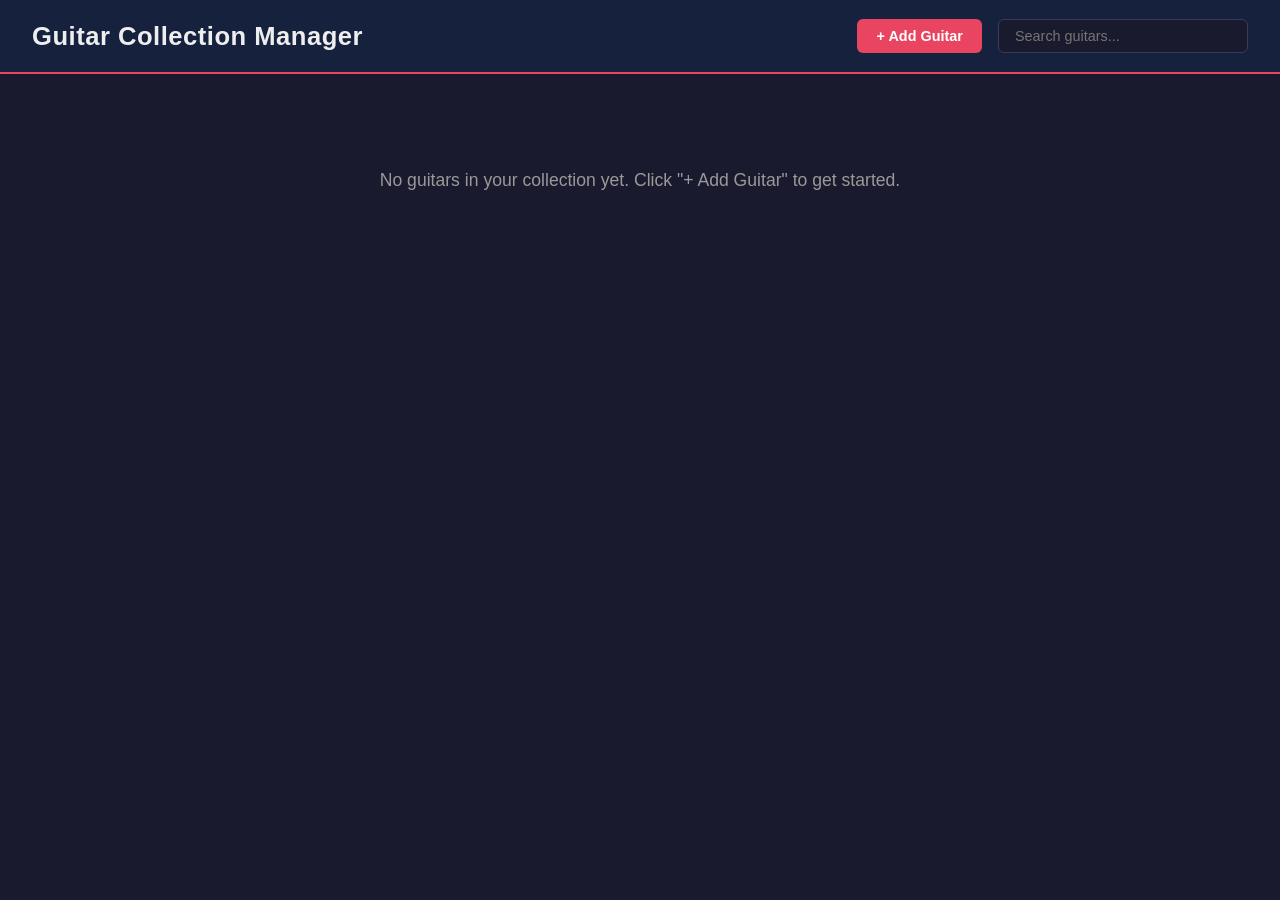
<file: guitar-manager.html>
<!DOCTYPE html>
<html lang="en">
<head>
  <meta charset="UTF-8">
  <meta name="viewport" content="width=device-width, initial-scale=1.0">
  <title>Guitar Collection Manager</title>
  <style>
* {
  margin: 0;
  padding: 0;
  box-sizing: border-box;
}

:root {
  --bg: #1a1a2e;
  --bg-card: #16213e;
  --bg-card-hover: #1a2745;
  --bg-modal: #0f1629;
  --primary: #e94560;
  --primary-hover: #d63851;
  --secondary: #533483;
  --accent: #0f3460;
  --text: #eee;
  --text-muted: #999;
  --text-label: #bbb;
  --border: #2a2a4a;
  --success: #2ecc71;
  --danger: #e74c3c;
  --danger-hover: #c0392b;
  --warning: #f39c12;
  --input-bg: #1a1a2e;
  --input-border: #3a3a5a;
  --input-focus: #e94560;
  --shadow: rgba(0, 0, 0, 0.4);
}

body {
  font-family: -apple-system, BlinkMacSystemFont, 'Segoe UI', Roboto, sans-serif;
  background: var(--bg);
  color: var(--text);
  min-height: 100vh;
}

header {
  background: var(--bg-card);
  border-bottom: 2px solid var(--primary);
  padding: 1.2rem 2rem;
  display: flex;
  align-items: center;
  justify-content: space-between;
  flex-wrap: wrap;
  gap: 1rem;
}

header h1 {
  font-size: 1.6rem;
  font-weight: 700;
  letter-spacing: 0.5px;
}

.header-actions {
  display: flex;
  align-items: center;
  gap: 1rem;
}

.search-box input {
  background: var(--input-bg);
  border: 1px solid var(--input-border);
  color: var(--text);
  padding: 0.5rem 1rem;
  border-radius: 6px;
  font-size: 0.9rem;
  width: 250px;
  transition: border-color 0.2s;
}

.search-box input:focus {
  outline: none;
  border-color: var(--input-focus);
}

.btn {
  padding: 0.55rem 1.2rem;
  border: none;
  border-radius: 6px;
  font-size: 0.9rem;
  font-weight: 600;
  cursor: pointer;
  transition: background 0.2s, transform 0.1s;
}

.btn:active {
  transform: scale(0.97);
}

.btn-primary {
  background: var(--primary);
  color: #fff;
}

.btn-primary:hover {
  background: var(--primary-hover);
}

.btn-secondary {
  background: var(--accent);
  color: var(--text);
}

.btn-secondary:hover {
  background: #12407a;
}

.btn-danger {
  background: var(--danger);
  color: #fff;
}

.btn-danger:hover {
  background: var(--danger-hover);
}

.btn-small {
  padding: 0.35rem 0.8rem;
  font-size: 0.8rem;
}

.btn-icon {
  background: none;
  border: none;
  color: var(--text-muted);
  cursor: pointer;
  padding: 0.3rem;
  font-size: 1.1rem;
  transition: color 0.2s;
}

.btn-icon:hover {
  color: var(--text);
}

.btn-icon.danger:hover {
  color: var(--danger);
}

main {
  padding: 2rem;
  max-width: 1200px;
  margin: 0 auto;
}

.guitar-list {
  display: grid;
  grid-template-columns: repeat(auto-fill, minmax(340px, 1fr));
  gap: 1.2rem;
}

.empty-message {
  grid-column: 1 / -1;
  text-align: center;
  color: var(--text-muted);
  font-size: 1.1rem;
  padding: 4rem 1rem;
}

.guitar-card {
  background: var(--bg-card);
  border: 1px solid var(--border);
  border-radius: 10px;
  padding: 1.3rem;
  cursor: pointer;
  transition: border-color 0.2s, background 0.2s, transform 0.15s;
  position: relative;
}

.guitar-card:hover {
  border-color: var(--primary);
  background: var(--bg-card-hover);
  transform: translateY(-2px);
}

.card-header {
  display: flex;
  justify-content: space-between;
  align-items: flex-start;
  margin-bottom: 0.8rem;
}

.card-header h3 {
  font-size: 1.15rem;
  font-weight: 700;
  line-height: 1.3;
}

.card-header .card-actions {
  display: flex;
  gap: 0.3rem;
  flex-shrink: 0;
}

.card-manufacturer {
  color: var(--primary);
  font-weight: 600;
}

.card-details {
  display: grid;
  grid-template-columns: 1fr 1fr;
  gap: 0.4rem 1rem;
  font-size: 0.85rem;
  margin-bottom: 0.8rem;
}

.card-detail-label {
  color: var(--text-muted);
}

.card-detail-value {
  color: var(--text-label);
}

.card-strings-info {
  background: var(--bg);
  border-radius: 6px;
  padding: 0.7rem;
  margin-top: 0.5rem;
  border-left: 3px solid var(--primary);
}

.card-strings-info .strings-title {
  font-size: 0.75rem;
  text-transform: uppercase;
  letter-spacing: 0.5px;
  color: var(--text-muted);
  margin-bottom: 0.3rem;
}

.card-strings-info .strings-detail {
  font-size: 0.85rem;
  color: var(--text-label);
}

.card-strings-info .strings-date {
  font-size: 0.75rem;
  color: var(--text-muted);
  margin-top: 0.2rem;
}

.no-strings {
  color: var(--text-muted);
  font-style: italic;
  font-size: 0.85rem;
  margin-top: 0.5rem;
}

.modal {
  position: fixed;
  top: 0;
  left: 0;
  width: 100%;
  height: 100%;
  background: rgba(0, 0, 0, 0.6);
  display: flex;
  align-items: center;
  justify-content: center;
  z-index: 1000;
  padding: 1rem;
}

.modal.hidden {
  display: none;
}

.modal-content {
  background: var(--bg-modal);
  border: 1px solid var(--border);
  border-radius: 12px;
  width: 100%;
  max-width: 600px;
  max-height: 90vh;
  overflow-y: auto;
  padding: 1.5rem;
}

.modal-content.modal-large {
  max-width: 750px;
}

.modal-content.modal-small {
  max-width: 400px;
}

.modal-header {
  display: flex;
  justify-content: space-between;
  align-items: center;
  margin-bottom: 1.2rem;
  padding-bottom: 0.8rem;
  border-bottom: 1px solid var(--border);
}

.modal-header h2 {
  font-size: 1.3rem;
}

.btn-close {
  background: none;
  border: none;
  color: var(--text-muted);
  font-size: 1.6rem;
  cursor: pointer;
  line-height: 1;
}

.btn-close:hover {
  color: var(--text);
}

.form-grid {
  display: grid;
  grid-template-columns: 1fr 1fr;
  gap: 1rem;
}

.form-group {
  display: flex;
  flex-direction: column;
  gap: 0.3rem;
}

.form-group.full-width {
  grid-column: 1 / -1;
}

.form-group label {
  font-size: 0.85rem;
  font-weight: 600;
  color: var(--text-label);
}

.form-group input,
.form-group textarea,
.form-group select {
  background: var(--input-bg);
  border: 1px solid var(--input-border);
  color: var(--text);
  padding: 0.55rem 0.8rem;
  border-radius: 6px;
  font-size: 0.9rem;
  font-family: inherit;
  transition: border-color 0.2s;
}

.form-group input:focus,
.form-group textarea:focus,
.form-group select:focus {
  outline: none;
  border-color: var(--input-focus);
}

.form-group textarea {
  resize: vertical;
}

.form-actions {
  display: flex;
  justify-content: flex-end;
  gap: 0.8rem;
  margin-top: 1.5rem;
}

.detail-section {
  margin-bottom: 1.5rem;
}

.detail-section h3 {
  font-size: 1rem;
  margin-bottom: 0.8rem;
  color: var(--primary);
  text-transform: uppercase;
  letter-spacing: 0.5px;
  font-weight: 700;
}

.detail-grid {
  display: grid;
  grid-template-columns: 140px 1fr;
  gap: 0.5rem 1rem;
  font-size: 0.9rem;
}

.detail-label {
  color: var(--text-muted);
  font-weight: 600;
}

.detail-value {
  color: var(--text);
}

.detail-actions {
  display: flex;
  gap: 0.8rem;
  margin-bottom: 1.5rem;
}

.restring-history {
  margin-top: 0.5rem;
}

.restring-entry {
  background: var(--bg);
  border: 1px solid var(--border);
  border-radius: 8px;
  padding: 0.8rem 1rem;
  margin-bottom: 0.6rem;
  display: flex;
  justify-content: space-between;
  align-items: flex-start;
}

.restring-entry:first-child {
  border-left: 3px solid var(--primary);
}

.restring-info {
  flex: 1;
}

.restring-info .restring-main {
  font-weight: 600;
  font-size: 0.95rem;
  margin-bottom: 0.2rem;
}

.restring-info .restring-meta {
  color: var(--text-muted);
  font-size: 0.8rem;
}

.restring-info .restring-note {
  color: var(--text-label);
  font-size: 0.85rem;
  margin-top: 0.3rem;
  font-style: italic;
}

.restring-delete {
  flex-shrink: 0;
  margin-left: 0.5rem;
}

.no-history {
  color: var(--text-muted);
  font-style: italic;
  font-size: 0.9rem;
}

.badge {
  display: inline-block;
  background: var(--primary);
  color: #fff;
  font-size: 0.7rem;
  font-weight: 700;
  padding: 0.15rem 0.5rem;
  border-radius: 10px;
  margin-left: 0.5rem;
  vertical-align: middle;
}

@media (max-width: 768px) {
  header {
    flex-direction: column;
    align-items: stretch;
  }

  .header-actions {
    flex-direction: column;
  }

  .search-box input {
    width: 100%;
  }

  .guitar-list {
    grid-template-columns: 1fr;
  }

  .form-grid {
    grid-template-columns: 1fr;
  }

  .form-group.full-width {
    grid-column: 1;
  }

  .detail-grid {
    grid-template-columns: 120px 1fr;
  }
}

@media (max-width: 480px) {
  main {
    padding: 1rem;
  }

  header {
    padding: 1rem;
  }

  .modal-content {
    padding: 1rem;
  }
}
  </style>
</head>
<body>
  <header>
    <h1>Guitar Collection Manager</h1>
    <div class="header-actions">
      <button id="btn-add-guitar" class="btn btn-primary">+ Add Guitar</button>
      <div class="search-box">
        <input type="text" id="search-input" placeholder="Search guitars...">
      </div>
    </div>
  </header>

  <main>
    <div id="guitar-list" class="guitar-list">
      <p class="empty-message" id="empty-msg">No guitars in your collection yet. Click "+ Add Guitar" to get started.</p>
    </div>
  </main>

  <!-- Guitar Form Modal -->
  <div id="guitar-modal" class="modal hidden">
    <div class="modal-content">
      <div class="modal-header">
        <h2 id="modal-title">Add Guitar</h2>
        <button class="btn-close" id="btn-close-modal">&times;</button>
      </div>
      <form id="guitar-form">
        <input type="hidden" id="guitar-id">
        <div class="form-grid">
          <div class="form-group">
            <label for="manufacturer">Manufacturer *</label>
            <input type="text" id="manufacturer" required placeholder="e.g. Fender, Gibson, Martin">
          </div>
          <div class="form-group">
            <label for="model">Model *</label>
            <input type="text" id="model" required placeholder="e.g. Stratocaster, Les Paul">
          </div>
          <div class="form-group">
            <label for="year">Year</label>
            <input type="number" id="year" min="1900" max="2099" placeholder="e.g. 2020">
          </div>
          <div class="form-group">
            <label for="serial-number">Serial Number</label>
            <input type="text" id="serial-number" placeholder="e.g. US12345678">
          </div>
          <div class="form-group">
            <label for="where-bought">Where Bought</label>
            <input type="text" id="where-bought" placeholder="e.g. Guitar Center, Reverb">
          </div>
          <div class="form-group">
            <label for="cost">Cost ($)</label>
            <input type="number" id="cost" min="0" step="0.01" placeholder="e.g. 1499.99">
          </div>
          <div class="form-group full-width">
            <label for="notes">Notes</label>
            <textarea id="notes" rows="3" placeholder="Any additional notes about this guitar..."></textarea>
          </div>
        </div>
        <div class="form-actions">
          <button type="button" class="btn btn-secondary" id="btn-cancel-guitar">Cancel</button>
          <button type="submit" class="btn btn-primary" id="btn-save-guitar">Save Guitar</button>
        </div>
      </form>
    </div>
  </div>

  <!-- Restring Modal -->
  <div id="restring-modal" class="modal hidden">
    <div class="modal-content">
      <div class="modal-header">
        <h2 id="restring-modal-title">Log Restring</h2>
        <button class="btn-close" id="btn-close-restring">&times;</button>
      </div>
      <form id="restring-form">
        <input type="hidden" id="restring-guitar-id">
        <div class="form-grid">
          <div class="form-group">
            <label for="string-maker">String Maker *</label>
            <input type="text" id="string-maker" required placeholder="e.g. Ernie Ball, D'Addario, Elixir">
          </div>
          <div class="form-group">
            <label for="string-gauge">Gauge *</label>
            <input type="text" id="string-gauge" required placeholder="e.g. 10-46, 11-52, Light">
          </div>
          <div class="form-group">
            <label for="string-material">Material *</label>
            <input type="text" id="string-material" required placeholder="e.g. Nickel Wound, Phosphor Bronze, 80/20">
          </div>
          <div class="form-group">
            <label for="restring-date">Date *</label>
            <input type="date" id="restring-date" required>
          </div>
          <div class="form-group full-width">
            <label for="restring-notes">Notes</label>
            <textarea id="restring-notes" rows="2" placeholder="How do they sound? Any observations..."></textarea>
          </div>
        </div>
        <div class="form-actions">
          <button type="button" class="btn btn-secondary" id="btn-cancel-restring">Cancel</button>
          <button type="submit" class="btn btn-primary">Log Restring</button>
        </div>
      </form>
    </div>
  </div>

  <!-- Guitar Detail Modal -->
  <div id="detail-modal" class="modal hidden">
    <div class="modal-content modal-large">
      <div class="modal-header">
        <h2 id="detail-title">Guitar Details</h2>
        <button class="btn-close" id="btn-close-detail">&times;</button>
      </div>
      <div id="detail-body"></div>
    </div>
  </div>

  <!-- Confirm Delete Modal -->
  <div id="confirm-modal" class="modal hidden">
    <div class="modal-content modal-small">
      <div class="modal-header">
        <h2>Confirm Delete</h2>
        <button class="btn-close" id="btn-close-confirm">&times;</button>
      </div>
      <p id="confirm-message">Are you sure you want to delete this guitar?</p>
      <div class="form-actions">
        <button class="btn btn-secondary" id="btn-cancel-delete">Cancel</button>
        <button class="btn btn-danger" id="btn-confirm-delete">Delete</button>
      </div>
    </div>
  </div>

  <script>
// ── Data Layer ──────────────────────────────────────────────────────────────

const STORAGE_KEY = 'guitar-collection';

function loadGuitars() {
  const raw = localStorage.getItem(STORAGE_KEY);
  return raw ? JSON.parse(raw) : [];
}

function saveGuitars(guitars) {
  localStorage.setItem(STORAGE_KEY, JSON.stringify(guitars));
}

function generateId() {
  return Date.now().toString(36) + Math.random().toString(36).slice(2, 8);
}

// ── State ───────────────────────────────────────────────────────────────────

let guitars = loadGuitars();
let searchTerm = '';
let deleteTarget = null;

// ── DOM References ──────────────────────────────────────────────────────────

const guitarListEl = document.getElementById('guitar-list');
const emptyMsg = document.getElementById('empty-msg');
const searchInput = document.getElementById('search-input');

const guitarModal = document.getElementById('guitar-modal');
const guitarForm = document.getElementById('guitar-form');
const modalTitle = document.getElementById('modal-title');
const guitarIdInput = document.getElementById('guitar-id');

const restringModal = document.getElementById('restring-modal');
const restringForm = document.getElementById('restring-form');
const restringGuitarIdInput = document.getElementById('restring-guitar-id');
const restringModalTitle = document.getElementById('restring-modal-title');

const detailModal = document.getElementById('detail-modal');
const detailTitle = document.getElementById('detail-title');
const detailBody = document.getElementById('detail-body');

const confirmModal = document.getElementById('confirm-modal');
const confirmMessage = document.getElementById('confirm-message');

// ── Render ──────────────────────────────────────────────────────────────────

function renderGuitarList() {
  const filtered = getFilteredGuitars();
  guitarListEl.querySelectorAll('.guitar-card').forEach(el => el.remove());

  if (filtered.length === 0) {
    emptyMsg.classList.remove('hidden');
    emptyMsg.style.display = '';
    if (searchTerm) {
      emptyMsg.textContent = `No guitars match "${searchTerm}".`;
    } else {
      emptyMsg.textContent = 'No guitars in your collection yet. Click "+ Add Guitar" to get started.';
    }
    return;
  }

  emptyMsg.style.display = 'none';
  filtered.forEach(guitar => {
    const card = createGuitarCard(guitar);
    guitarListEl.appendChild(card);
  });
}

function createGuitarCard(guitar) {
  const card = document.createElement('div');
  card.className = 'guitar-card';
  card.dataset.id = guitar.id;

  const lastRestring = guitar.restrings && guitar.restrings.length > 0
    ? guitar.restrings[0] : null;

  const yearDisplay = guitar.year ? ` (${guitar.year})` : '';
  const costDisplay = guitar.cost ? `$${Number(guitar.cost).toLocaleString('en-US', { minimumFractionDigits: 2 })}` : '--';

  let stringsHtml = '';
  if (lastRestring) {
    stringsHtml = `
      <div class="card-strings-info">
        <div class="strings-title">Current Strings</div>
        <div class="strings-detail">${escapeHtml(lastRestring.maker)} ${escapeHtml(lastRestring.gauge)} - ${escapeHtml(lastRestring.material)}</div>
        <div class="strings-date">Restrung: ${formatDate(lastRestring.date)}</div>
      </div>`;
  } else {
    stringsHtml = '<div class="no-strings">No string history recorded</div>';
  }

  card.innerHTML = `
    <div class="card-header">
      <h3>
        <span class="card-manufacturer">${escapeHtml(guitar.manufacturer)}</span>
        ${escapeHtml(guitar.model)}${yearDisplay}
      </h3>
      <div class="card-actions">
        <button class="btn-icon" title="Restring" data-action="restring" data-id="${guitar.id}">&#127928;</button>
        <button class="btn-icon" title="Edit" data-action="edit" data-id="${guitar.id}">&#9998;</button>
        <button class="btn-icon danger" title="Delete" data-action="delete" data-id="${guitar.id}">&times;</button>
      </div>
    </div>
    <div class="card-details">
      <span class="card-detail-label">Serial:</span>
      <span class="card-detail-value">${escapeHtml(guitar.serialNumber || '--')}</span>
      <span class="card-detail-label">Where Bought:</span>
      <span class="card-detail-value">${escapeHtml(guitar.whereBought || '--')}</span>
      <span class="card-detail-label">Cost:</span>
      <span class="card-detail-value">${costDisplay}</span>
      <span class="card-detail-label">Restrings:</span>
      <span class="card-detail-value">${guitar.restrings ? guitar.restrings.length : 0}</span>
    </div>
    ${stringsHtml}
  `;

  card.addEventListener('click', (e) => {
    if (e.target.closest('[data-action]')) return;
    showDetailModal(guitar.id);
  });

  return card;
}

function getFilteredGuitars() {
  if (!searchTerm) return guitars;
  const term = searchTerm.toLowerCase();
  return guitars.filter(g =>
    g.manufacturer.toLowerCase().includes(term) ||
    g.model.toLowerCase().includes(term) ||
    (g.year && g.year.toString().includes(term)) ||
    (g.serialNumber && g.serialNumber.toLowerCase().includes(term)) ||
    (g.whereBought && g.whereBought.toLowerCase().includes(term)) ||
    (g.notes && g.notes.toLowerCase().includes(term)) ||
    (g.restrings && g.restrings.some(r =>
      r.maker.toLowerCase().includes(term) ||
      r.gauge.toLowerCase().includes(term) ||
      r.material.toLowerCase().includes(term)
    ))
  );
}

// ── Guitar CRUD ─────────────────────────────────────────────────────────────

function openAddGuitarModal() {
  modalTitle.textContent = 'Add Guitar';
  guitarForm.reset();
  guitarIdInput.value = '';
  guitarModal.classList.remove('hidden');
}

function openEditGuitarModal(id) {
  const guitar = guitars.find(g => g.id === id);
  if (!guitar) return;

  modalTitle.textContent = 'Edit Guitar';
  guitarIdInput.value = guitar.id;
  document.getElementById('manufacturer').value = guitar.manufacturer;
  document.getElementById('model').value = guitar.model;
  document.getElementById('year').value = guitar.year || '';
  document.getElementById('serial-number').value = guitar.serialNumber || '';
  document.getElementById('where-bought').value = guitar.whereBought || '';
  document.getElementById('cost').value = guitar.cost || '';
  document.getElementById('notes').value = guitar.notes || '';
  guitarModal.classList.remove('hidden');
}

function saveGuitar(e) {
  e.preventDefault();

  const id = guitarIdInput.value;
  const data = {
    manufacturer: document.getElementById('manufacturer').value.trim(),
    model: document.getElementById('model').value.trim(),
    year: document.getElementById('year').value ? parseInt(document.getElementById('year').value) : null,
    serialNumber: document.getElementById('serial-number').value.trim(),
    whereBought: document.getElementById('where-bought').value.trim(),
    cost: document.getElementById('cost').value ? parseFloat(document.getElementById('cost').value) : null,
    notes: document.getElementById('notes').value.trim(),
  };

  if (id) {
    const idx = guitars.findIndex(g => g.id === id);
    if (idx !== -1) {
      guitars[idx] = { ...guitars[idx], ...data };
    }
  } else {
    guitars.push({
      id: generateId(),
      ...data,
      restrings: [],
      createdAt: new Date().toISOString(),
    });
  }

  saveGuitars(guitars);
  guitarModal.classList.add('hidden');
  renderGuitarList();
}

function deleteGuitar(id) {
  guitars = guitars.filter(g => g.id !== id);
  saveGuitars(guitars);
  renderGuitarList();
}

// ── Restring ────────────────────────────────────────────────────────────────

function openRestringModal(guitarId) {
  const guitar = guitars.find(g => g.id === guitarId);
  if (!guitar) return;

  restringModalTitle.textContent = `Restring: ${guitar.manufacturer} ${guitar.model}`;
  restringForm.reset();
  restringGuitarIdInput.value = guitarId;

  document.getElementById('restring-date').value = new Date().toISOString().split('T')[0];

  if (guitar.restrings && guitar.restrings.length > 0) {
    const last = guitar.restrings[0];
    document.getElementById('string-maker').value = last.maker;
    document.getElementById('string-gauge').value = last.gauge;
    document.getElementById('string-material').value = last.material;
  }

  restringModal.classList.remove('hidden');
}

function saveRestring(e) {
  e.preventDefault();

  const guitarId = restringGuitarIdInput.value;
  const guitar = guitars.find(g => g.id === guitarId);
  if (!guitar) return;

  const restring = {
    maker: document.getElementById('string-maker').value.trim(),
    gauge: document.getElementById('string-gauge').value.trim(),
    material: document.getElementById('string-material').value.trim(),
    date: document.getElementById('restring-date').value,
    notes: document.getElementById('restring-notes').value.trim(),
    loggedAt: new Date().toISOString(),
  };

  if (!guitar.restrings) guitar.restrings = [];
  guitar.restrings.unshift(restring);
  guitar.restrings.sort((a, b) => new Date(b.date) - new Date(a.date));

  saveGuitars(guitars);
  restringModal.classList.add('hidden');
  renderGuitarList();

  if (!detailModal.classList.contains('hidden')) {
    showDetailModal(guitarId);
  }
}

function deleteRestring(guitarId, index) {
  const guitar = guitars.find(g => g.id === guitarId);
  if (!guitar || !guitar.restrings) return;

  guitar.restrings.splice(index, 1);
  saveGuitars(guitars);
  renderGuitarList();
  showDetailModal(guitarId);
}

// ── Detail Modal ────────────────────────────────────────────────────────────

function showDetailModal(id) {
  const guitar = guitars.find(g => g.id === id);
  if (!guitar) return;

  const yearDisplay = guitar.year ? ` (${guitar.year})` : '';
  detailTitle.textContent = `${guitar.manufacturer} ${guitar.model}${yearDisplay}`;

  const costDisplay = guitar.cost
    ? `$${Number(guitar.cost).toLocaleString('en-US', { minimumFractionDigits: 2 })}`
    : '--';

  let restringHistoryHtml = '';
  if (guitar.restrings && guitar.restrings.length > 0) {
    restringHistoryHtml = guitar.restrings.map((r, i) => `
      <div class="restring-entry">
        <div class="restring-info">
          <div class="restring-main">${escapeHtml(r.maker)} ${escapeHtml(r.gauge)} - ${escapeHtml(r.material)}</div>
          <div class="restring-meta">${formatDate(r.date)}${i === 0 ? ' <span class="badge">Current</span>' : ''}</div>
          ${r.notes ? `<div class="restring-note">"${escapeHtml(r.notes)}"</div>` : ''}
        </div>
        <button class="btn-icon danger restring-delete" title="Remove" data-action="delete-restring" data-guitar-id="${guitar.id}" data-index="${i}">&times;</button>
      </div>
    `).join('');
  } else {
    restringHistoryHtml = '<p class="no-history">No restring history yet.</p>';
  }

  detailBody.innerHTML = `
    <div class="detail-actions">
      <button class="btn btn-primary btn-small" data-action="restring" data-id="${guitar.id}">Log Restring</button>
      <button class="btn btn-secondary btn-small" data-action="edit" data-id="${guitar.id}">Edit Guitar</button>
      <button class="btn btn-danger btn-small" data-action="delete" data-id="${guitar.id}">Delete Guitar</button>
    </div>
    <div class="detail-section">
      <h3>Guitar Information</h3>
      <div class="detail-grid">
        <span class="detail-label">Manufacturer</span>
        <span class="detail-value">${escapeHtml(guitar.manufacturer)}</span>
        <span class="detail-label">Model</span>
        <span class="detail-value">${escapeHtml(guitar.model)}</span>
        <span class="detail-label">Year</span>
        <span class="detail-value">${guitar.year || '--'}</span>
        <span class="detail-label">Serial Number</span>
        <span class="detail-value">${escapeHtml(guitar.serialNumber || '--')}</span>
        <span class="detail-label">Where Bought</span>
        <span class="detail-value">${escapeHtml(guitar.whereBought || '--')}</span>
        <span class="detail-label">Cost</span>
        <span class="detail-value">${costDisplay}</span>
        <span class="detail-label">Notes</span>
        <span class="detail-value">${escapeHtml(guitar.notes || '--')}</span>
      </div>
    </div>
    <div class="detail-section">
      <h3>Restring History <span class="badge">${guitar.restrings ? guitar.restrings.length : 0}</span></h3>
      <div class="restring-history">
        ${restringHistoryHtml}
      </div>
    </div>
  `;

  detailModal.classList.remove('hidden');
}

// ── Confirm Delete ──────────────────────────────────────────────────────────

function showConfirmDelete(target) {
  deleteTarget = target;
  if (target.type === 'guitar') {
    const guitar = guitars.find(g => g.id === target.guitarId);
    confirmMessage.textContent = `Are you sure you want to delete "${guitar.manufacturer} ${guitar.model}"? This will also delete all restring history.`;
  } else {
    confirmMessage.textContent = 'Are you sure you want to remove this restring entry?';
  }
  confirmModal.classList.remove('hidden');
}

function executeDelete() {
  if (!deleteTarget) return;
  if (deleteTarget.type === 'guitar') {
    deleteGuitar(deleteTarget.guitarId);
    detailModal.classList.add('hidden');
  } else if (deleteTarget.type === 'restring') {
    deleteRestring(deleteTarget.guitarId, deleteTarget.restringIndex);
  }
  deleteTarget = null;
  confirmModal.classList.add('hidden');
}

// ── Utilities ───────────────────────────────────────────────────────────────

function escapeHtml(str) {
  if (!str) return '';
  const div = document.createElement('div');
  div.textContent = str;
  return div.innerHTML;
}

function formatDate(dateStr) {
  if (!dateStr) return '--';
  const d = new Date(dateStr + 'T00:00:00');
  return d.toLocaleDateString('en-US', { year: 'numeric', month: 'short', day: 'numeric' });
}

function closeAllModals() {
  guitarModal.classList.add('hidden');
  restringModal.classList.add('hidden');
  detailModal.classList.add('hidden');
  confirmModal.classList.add('hidden');
}

// ── Event Listeners ─────────────────────────────────────────────────────────

document.getElementById('btn-add-guitar').addEventListener('click', openAddGuitarModal);
guitarForm.addEventListener('submit', saveGuitar);
restringForm.addEventListener('submit', saveRestring);

document.getElementById('btn-close-modal').addEventListener('click', () => guitarModal.classList.add('hidden'));
document.getElementById('btn-cancel-guitar').addEventListener('click', () => guitarModal.classList.add('hidden'));
document.getElementById('btn-close-restring').addEventListener('click', () => restringModal.classList.add('hidden'));
document.getElementById('btn-cancel-restring').addEventListener('click', () => restringModal.classList.add('hidden'));
document.getElementById('btn-close-detail').addEventListener('click', () => detailModal.classList.add('hidden'));
document.getElementById('btn-close-confirm').addEventListener('click', () => confirmModal.classList.add('hidden'));
document.getElementById('btn-cancel-delete').addEventListener('click', () => confirmModal.classList.add('hidden'));
document.getElementById('btn-confirm-delete').addEventListener('click', executeDelete);

[guitarModal, restringModal, detailModal, confirmModal].forEach(modal => {
  modal.addEventListener('click', (e) => {
    if (e.target === modal) modal.classList.add('hidden');
  });
});

document.addEventListener('keydown', (e) => {
  if (e.key === 'Escape') closeAllModals();
});

searchInput.addEventListener('input', (e) => {
  searchTerm = e.target.value.trim();
  renderGuitarList();
});

document.addEventListener('click', (e) => {
  const actionEl = e.target.closest('[data-action]');
  if (!actionEl) return;
  const action = actionEl.dataset.action;
  const id = actionEl.dataset.id;

  switch (action) {
    case 'edit':
      detailModal.classList.add('hidden');
      openEditGuitarModal(id);
      break;
    case 'restring':
      detailModal.classList.add('hidden');
      openRestringModal(id);
      break;
    case 'delete':
      showConfirmDelete({ type: 'guitar', guitarId: id });
      break;
    case 'delete-restring':
      showConfirmDelete({
        type: 'restring',
        guitarId: actionEl.dataset.guitarId,
        restringIndex: parseInt(actionEl.dataset.index),
      });
      break;
  }
});

// ── Data Export/Import ──────────────────────────────────────────────────────

function exportData() {
  const dataStr = JSON.stringify(guitars, null, 2);
  const blob = new Blob([dataStr], { type: 'application/json' });
  const url = URL.createObjectURL(blob);
  const a = document.createElement('a');
  a.href = url;
  a.download = `guitar-collection-${new Date().toISOString().split('T')[0]}.json`;
  a.click();
  URL.revokeObjectURL(url);
}

function importData(file) {
  const reader = new FileReader();
  reader.onload = (e) => {
    try {
      const imported = JSON.parse(e.target.result);
      if (!Array.isArray(imported)) {
        alert('Invalid file format. Expected a JSON array of guitars.');
        return;
      }
      guitars = imported;
      saveGuitars(guitars);
      renderGuitarList();
      alert(`Imported ${imported.length} guitar(s) successfully.`);
    } catch {
      alert('Failed to parse the file. Make sure it is valid JSON.');
    }
  };
  reader.readAsText(file);
}

// ── Initialize ──────────────────────────────────────────────────────────────

renderGuitarList();
  </script>
</body>
</html>
</file>
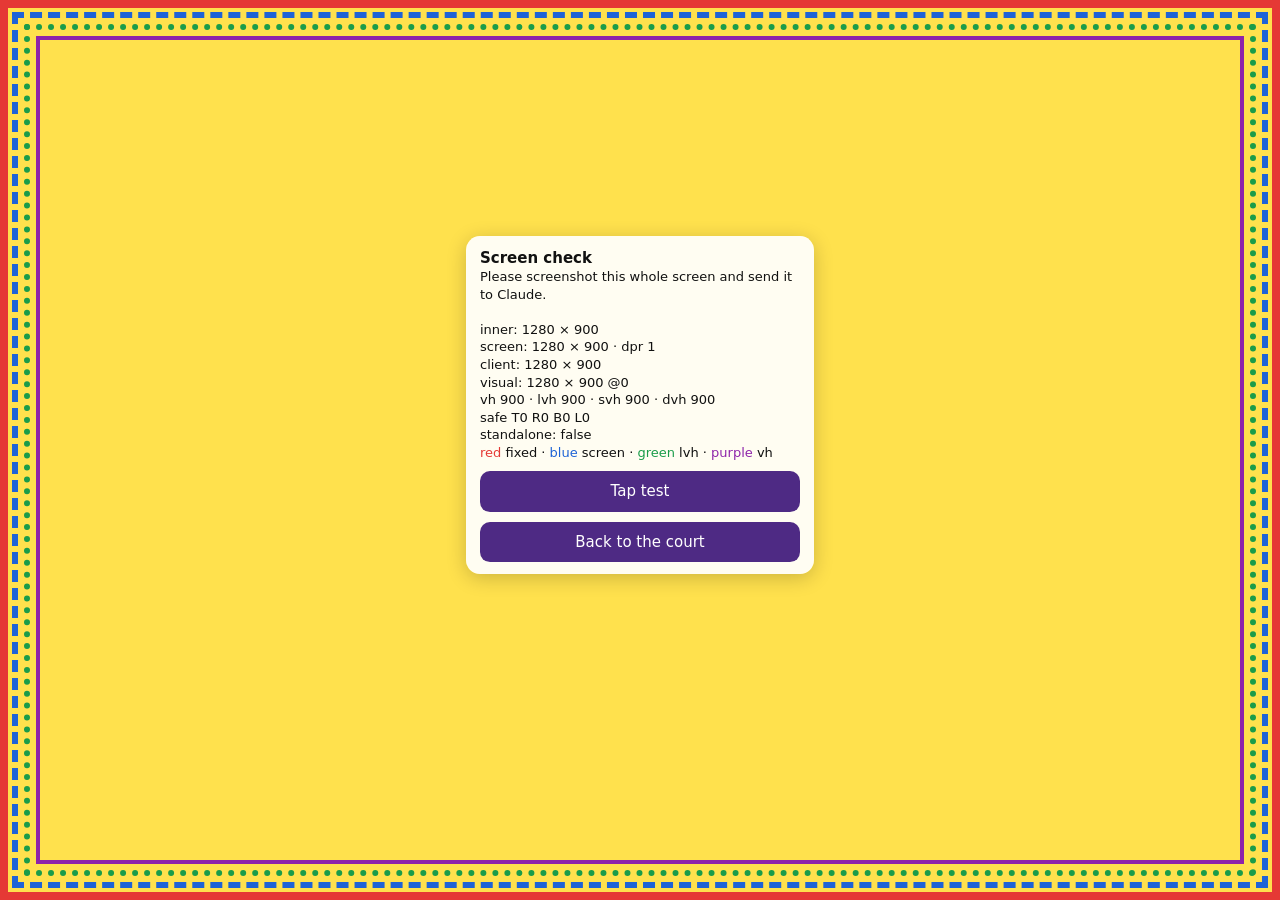
<file: screen-check.html>
<!DOCTYPE html>
<html lang="en">
<head>
<meta charset="utf-8">
<meta name="viewport" content="width=device-width, initial-scale=1, maximum-scale=1, user-scalable=no, viewport-fit=cover">
<meta name="apple-mobile-web-app-capable" content="yes">
<meta name="apple-mobile-web-app-status-bar-style" content="black-translucent">
<title>Screen check</title>
<!--
  Diagnostic page: shows how much of the screen iOS lets this home-screen app use.
  Each colored outline is drawn a different way; whichever reaches the true screen
  edges tells us which method the app should use. Opened from the ••• menu.
-->
<style>
  html { background: #ffe14d; }   /* yellow = the whole area iOS paints for the app */
  body { margin: 0; font: 13px/1.35 -apple-system, system-ui, sans-serif; color: #111; }
  .box { position: absolute; left: 0; right: 0; top: 0; pointer-events: none; box-sizing: border-box; }
  #fixed  { position: fixed; inset: 0; border: 8px solid #e53935; }          /* red */
  #screenH { border: 6px dashed #1e63d6; margin: 12px; }                     /* blue: JS screen height */
  #lvh    { height: calc(100lvh - 48px); border: 6px dotted #1a9c4a; margin: 24px; }       /* green: 100lvh */
  #vh     { height: calc(100vh - 72px); border: 4px solid #8e24aa; margin: 36px; }         /* purple: 100vh */
  #info {
    position: absolute; left: 50%; top: 45%; transform: translate(-50%, -50%);
    background: rgba(255,255,255,.93); border-radius: 14px; padding: 12px 14px;
    width: min(320px, 80vw); box-shadow: 0 4px 20px rgba(0,0,0,.2);
  }
  #info b { font-size: 15px; }
  #info a { display: block; margin-top: 10px; text-align: center; padding: 10px;
    background: #4e2a84; color: #fff; border-radius: 10px; text-decoration: none; font-size: 15px; }
  #probe { position: fixed; visibility: hidden;
    padding: env(safe-area-inset-top) env(safe-area-inset-right) env(safe-area-inset-bottom) env(safe-area-inset-left); }
  .m { position: fixed; visibility: hidden; top: 0; width: 1px; }
</style>
</head>
<body>
<div id="fixed" class="box"></div>
<div id="screenH" class="box"></div>
<div id="lvh" class="box"></div>
<div id="vh" class="box"></div>
<div id="probe"></div>
<div class="m" id="m-vh" style="height:100vh"></div>
<div class="m" id="m-lvh" style="height:100lvh"></div>
<div class="m" id="m-svh" style="height:100svh"></div>
<div class="m" id="m-dvh" style="height:100dvh"></div>
<div id="info">
  <b>Screen check</b><br>
  Please screenshot this whole screen and send it to Claude.<br><br>
  <span id="out"></span>
  <a href="tap-test.html">Tap test</a>
  <a href="./">Back to the court</a>
</div>
<script>
  function measure() {
    const s = getComputedStyle(document.getElementById('probe'));
    const h = id => Math.round(document.getElementById(id).getBoundingClientRect().height);
    const portrait = innerHeight >= innerWidth;
    const screenH = portrait ? Math.max(screen.width, screen.height) : Math.min(screen.width, screen.height);
    document.getElementById('screenH').style.height = (screenH - 24) + 'px';
    const vv = window.visualViewport;
    document.getElementById('out').innerHTML = [
      `inner: ${innerWidth} × ${innerHeight}`,
      `screen: ${screen.width} × ${screen.height} · dpr ${devicePixelRatio}`,
      `client: ${document.documentElement.clientWidth} × ${document.documentElement.clientHeight}`,
      vv ? `visual: ${Math.round(vv.width)} × ${Math.round(vv.height)} @${Math.round(vv.offsetTop)}` : 'visual: n/a',
      `vh ${h('m-vh')} · lvh ${h('m-lvh')} · svh ${h('m-svh')} · dvh ${h('m-dvh')}`,
      `safe T${s.paddingTop} R${s.paddingRight} B${s.paddingBottom} L${s.paddingLeft}`.replace(/px/g, ''),
      `standalone: ${!!(navigator.standalone || matchMedia('(display-mode: standalone)').matches)}`,
      '<span style="color:#e53935">red</span> fixed · <span style="color:#1e63d6">blue</span> screen ·'
        + ' <span style="color:#1a9c4a">green</span> lvh · <span style="color:#8e24aa">purple</span> vh',
    ].join('<br>');
  }
  measure();
  addEventListener('resize', measure);
  setTimeout(measure, 500);
</script>
</body>
</html>
</file>
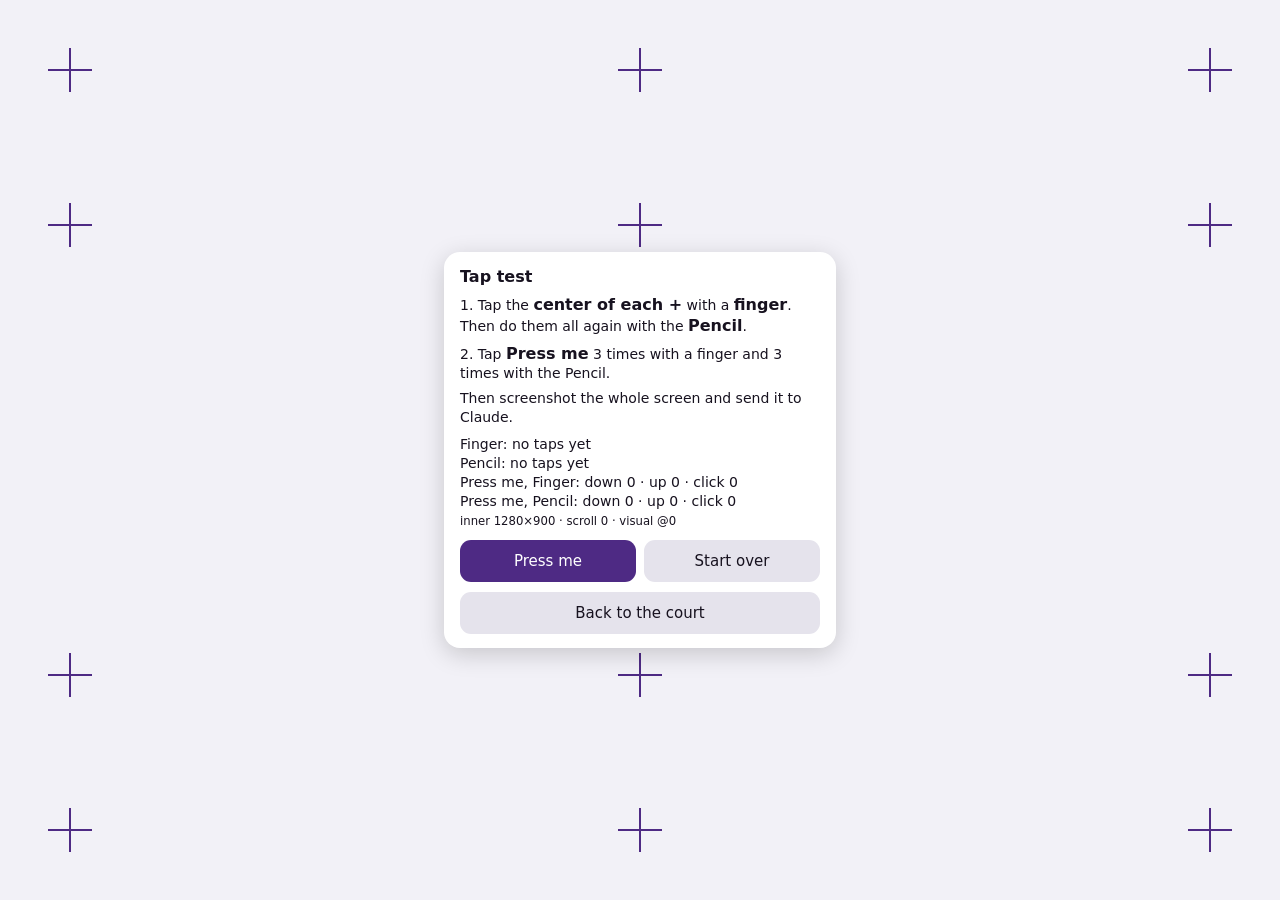
<file: tap-test.html>
<!DOCTYPE html>
<html lang="en">
<head>
<meta charset="utf-8">
<meta name="viewport" content="width=device-width, initial-scale=1, maximum-scale=1, user-scalable=no, viewport-fit=cover">
<meta name="apple-mobile-web-app-capable" content="yes">
<meta name="apple-mobile-web-app-status-bar-style" content="black-translucent">
<title>Tap test</title>
<!--
  Diagnostic page (opened from Screen check, inside the home-screen app):
  1. Where do taps land? Tap the center of each + with a finger, then with the Pencil.
     A dot marks where iOS says you touched; the box shows the average miss, per input.
  2. Does the Pencil press buttons? Tap the "Press me" button with finger and Pencil;
     it counts which events arrive for each.
  Page scrolling is blocked the same way the app blocks it.
-->
<style>
  html, body { margin: 0; height: 100%; background: #f2f1f7; overflow: hidden;
    font: 14px/1.35 -apple-system, system-ui, sans-serif; color: #17121f;
    -webkit-user-select: none; user-select: none; -webkit-touch-callout: none; }
  #pad { position: fixed; inset: 0; touch-action: none; }
  .t { position: absolute; width: 44px; height: 44px; margin: -22px 0 0 -22px; pointer-events: none; }
  .t::before, .t::after { content: ''; position: absolute; background: #4e2a84; }
  .t::before { left: 21px; top: 0; width: 2px; height: 44px; }
  .t::after { top: 21px; left: 0; height: 2px; width: 44px; }
  .t.done::before, .t.done::after { background: #1a9c4a; }
  .dot { position: absolute; width: 10px; height: 10px; margin: -5px 0 0 -5px; border-radius: 50%;
    pointer-events: none; }
  .dot.touch { background: #e53935; }
  .dot.pen { background: #1e63d6; }
  #panel { position: fixed; left: 50%; top: 50%; transform: translate(-50%, -50%);
    width: min(360px, 78vw); background: #fff; border-radius: 16px; padding: 14px 16px;
    box-shadow: 0 6px 24px rgba(0,0,0,.18); }
  #panel b { font-size: 16px; }
  #panel p { margin: 6px 0; }
  #out { font-variant-numeric: tabular-nums; margin: 8px 0; }
  .row { display: flex; gap: 8px; margin-top: 10px; }
  .row > * { flex: 1; font: inherit; font-size: 15px; padding: 11px 6px; border: 0; border-radius: 11px;
    text-align: center; text-decoration: none; }
  #press { background: #4e2a84; color: #fff; }
  #press:active { background: #6b44a8; }
  #reset { background: #e5e3ec; color: #17121f; }
  #back { background: #e5e3ec; color: #17121f; }
</style>
</head>
<body>
<div id="pad"></div>
<div id="panel">
  <b>Tap test</b>
  <p>1. Tap the <b>center of each +</b> with a <b>finger</b>. Then do them all again with the <b>Pencil</b>.</p>
  <p>2. Tap <b>Press me</b> 3 times with a finger and 3 times with the Pencil.</p>
  <p>Then screenshot the whole screen and send it to Claude.</p>
  <div id="out"></div>
  <div class="row"><button id="press">Press me</button><button id="reset">Start over</button></div>
  <div class="row"><a id="back" href="./">Back to the court</a></div>
</div>
<script>
  'use strict';
  const pad = document.getElementById('pad'), out = document.getElementById('out');
  // Same scroll blocking as the app
  document.addEventListener('gesturestart', e => e.preventDefault());
  document.addEventListener('touchmove', e => e.preventDefault(), { passive: false });

  let targets = [], taps = [];
  const btn = { touch: {}, pen: {}, mouse: {} };
  const kind = t => (t === 'pen' ? 'Pencil' : t === 'touch' ? 'Finger' : 'Mouse');

  function layoutTargets() {
    pad.querySelectorAll('.t').forEach(n => n.remove());
    const w = innerWidth, h = innerHeight;
    // Columns near the left, middle and right edge (the tool rail lives on the right);
    // rows from top to bottom — where any up/down drift would show
    const xs = [70, w / 2, w - 70], ys = [70, h * 0.25, h * 0.75, h - 70];
    targets = [];
    for (const y of ys) for (const x of xs) {
      const r = document.getElementById('panel').getBoundingClientRect();
      if (x > r.left - 30 && x < r.right + 30 && y > r.top - 30 && y < r.bottom + 30) continue;   // behind the panel
      const n = document.createElement('i'); n.className = 't';
      n.style.left = x + 'px'; n.style.top = y + 'px'; pad.appendChild(n);
      targets.push({ x, y, n });
    }
  }

  pad.addEventListener('pointerdown', e => {
    const x = e.clientX, y = e.clientY;
    let best = null, bd = Infinity;
    for (const t of targets) { const d = Math.hypot(t.x - x, t.y - y); if (d < bd) { bd = d; best = t; } }
    const dot = document.createElement('i'); dot.className = 'dot ' + (e.pointerType === 'pen' ? 'pen' : 'touch');
    dot.style.left = x + 'px'; dot.style.top = y + 'px'; pad.appendChild(dot);
    if (best && bd < 90) { best.n.classList.add('done'); taps.push({ type: e.pointerType, dx: x - best.x, dy: y - best.y, top: best.y }); }
    show();
  });

  // Button: count each event per input type
  const pressEl = document.getElementById('press');
  let lastType = 'touch';
  for (const ev of ['pointerdown', 'pointerup', 'click']) {
    pressEl.addEventListener(ev, e => {
      const t = ev === 'click' ? lastType : (lastType = e.pointerType || 'touch');
      btn[t][ev] = (btn[t][ev] || 0) + 1; show();
    });
  }
  document.getElementById('reset').onclick = () => {
    taps = []; for (const k in btn) btn[k] = {};
    pad.querySelectorAll('.dot').forEach(n => n.remove());
    layoutTargets(); show();
  };

  function avg(list, k) { return list.reduce((s, t) => s + t[k], 0) / list.length; }
  function show() {
    const lines = [];
    for (const type of ['touch', 'pen']) {
      const l = taps.filter(t => t.type === type);
      if (!l.length) { lines.push(`${kind(type)}: no taps yet`); continue; }
      const topHalf = l.filter(t => t.top < innerHeight / 2), bottomHalf = l.filter(t => t.top >= innerHeight / 2);
      lines.push(`<b>${kind(type)}</b> (${l.length} taps): lands ${fmt(avg(l, 'dy'), 'below', 'above')}, ${fmt(avg(l, 'dx'), 'right', 'left')}`
        + (topHalf.length && bottomHalf.length ? `<br>&nbsp;&nbsp;top half ${fmt(avg(topHalf, 'dy'), 'below', 'above')} · bottom half ${fmt(avg(bottomHalf, 'dy'), 'below', 'above')}` : ''));
    }
    for (const type of ['touch', 'pen']) {
      const b = btn[type];
      lines.push(`Press me, ${kind(type)}: down ${b.pointerdown || 0} · up ${b.pointerup || 0} · click ${b.click || 0}`);
    }
    const vv = window.visualViewport;
    lines.push(`<small>inner ${innerWidth}×${innerHeight} · scroll ${Math.round(scrollY)} · visual @${vv ? Math.round(vv.offsetTop) : '–'}</small>`);
    out.innerHTML = lines.join('<br>');
  }
  function fmt(v, pos, neg) { const r = Math.round(v); return r === 0 ? `on target (0)` : `${Math.abs(r)} pt ${r > 0 ? pos : neg}`; }

  layoutTargets(); show();
  addEventListener('resize', () => { layoutTargets(); show(); });
</script>
</body>
</html>
</file>
<file: styles.css>
/* Penguins — shared look and the Playbook's styles.
   (Moved unchanged from index.html in Stage 2; shell styles are at the end.) */
/* =====================================================================
   1. LOOK AND LAYOUT
   Court and ink colors are in the script, section "SETTINGS".
   ===================================================================== */
:root {
  --bg: #151319;
  --panel: rgba(30, 27, 36, .94);   /* toolbar and menus (slightly see-through) */
  --btn-press: rgba(255,255,255,.12);
  --text: #f3f0f8;
  --muted: #a79fb5;
  --accent: #a784e8;                /* Penguins lavender: selected tool, unsaved dot */
  --accent-strong: #5b2d91;
  --danger: #e5605e;
  /* One font family everywhere (Stage 6): Apple's system font, SF Pro. ("serif" kept as a name so
     older rules still work — it now means the same font.) */
  --serif: -apple-system, system-ui, "SF Pro Display", "Helvetica Neue", sans-serif;
  --sans: -apple-system, system-ui, "Helvetica Neue", sans-serif;
  --b: 44px;                        /* tool button size; the script shrinks it on short screens */
  --app-h: 100%;                    /* set by the script to the true screen height */
}

* { box-sizing: border-box; }

html, body {
  margin: 0; height: 100%;
  background: var(--bg); color: var(--text);
  font-family: var(--sans);
  overflow: hidden;                      /* no page scrolling */
  overscroll-behavior: none;             /* no rubber-band bounce */
  -webkit-user-select: none; user-select: none;
  -webkit-touch-callout: none;           /* no long-press popups */
  -webkit-tap-highlight-color: transparent;
  touch-action: manipulation;            /* no double-tap zoom */
}

/* Hidden helper: lets the script read the notch / home-bar margins */
#lvhProbe { position: fixed; top: 0; left: 0; width: 1px; height: 100lvh; visibility: hidden; pointer-events: none; }
#lvwProbe { position: fixed; top: 0; left: 0; width: 100lvw; height: 1px; visibility: hidden; pointer-events: none; }
#safe {
  position: fixed; visibility: hidden; pointer-events: none;
  padding: env(safe-area-inset-top) env(safe-area-inset-right)
           env(safe-area-inset-bottom) env(safe-area-inset-left);
}

/* ---------- The court: edge to edge, top to bottom ---------- */
#stage { position: fixed; top: 0; left: 0; right: 0; height: var(--app-h); }
#board {
  position: absolute; inset: 0; width: 100%; height: 100%; display: block;
  touch-action: none;   /* the court gets every touch: no scrolling while drawing */
}
/* Soft shade behind the clock/battery so they stay readable on a white border */
#scrim {
  position: absolute; top: 0; left: 0; right: 0;
  height: env(safe-area-inset-top);   /* the status bar only — never over the names */
  background: linear-gradient(rgba(0,0,0,.38), rgba(0,0,0,0));
  pointer-events: none; display: none;
}
#scrim.show { display: block; }
#toast {
  position: absolute; left: 50%; top: calc(env(safe-area-inset-top) + 10px);
  transform: translateX(-50%);
  color: var(--text);
  padding: 9px 18px; border-radius: 999px; font-size: 15px;
  pointer-events: none; opacity: 0; transition: opacity .25s; white-space: nowrap;
}
#toast.show { opacity: 1; }

/* ---------- Buttons ---------- */
button, .tb {
  font: inherit; color: var(--text);
  background: transparent; border: 0; padding: 0; margin: 0;
  display: inline-flex; align-items: center; justify-content: center;
  cursor: pointer; position: relative;
}
svg { width: 22px; height: 22px; flex: none;
  fill: none; stroke: currentColor; stroke-width: 2; stroke-linecap: round; stroke-linejoin: round; }

/* ---------- Liquid glass: translucent, blurred, with a soft lit edge ---------- */
.glass {
  background:
    linear-gradient(160deg, rgba(255,255,255,.18), rgba(255,255,255,.04) 45%, rgba(255,255,255,.08)),
    rgba(30, 20, 46, .58);
  -webkit-backdrop-filter: blur(30px) saturate(1.8); backdrop-filter: blur(30px) saturate(1.8);
  border: 1px solid rgba(255,255,255,.26);
  box-shadow:
    inset 0 1px 1px rgba(255,255,255,.45),     /* light catching the top edge */
    inset 0 -1px 1px rgba(255,255,255,.08),
    0 12px 32px rgba(12, 6, 24, .32);           /* soft float above the court */
}
.glass svg { filter: drop-shadow(0 1px 1px rgba(0,0,0,.35)); }
/* Over a white border, the glass takes a deeper tint so white icons stay crisp */
.light-band #rail, .light-band #toast {
  background:
    linear-gradient(160deg, rgba(255,255,255,.16), rgba(255,255,255,.03) 45%, rgba(255,255,255,.06)),
    rgba(34, 22, 54, .78);
}
.light-band #grab span { background: rgba(78, 42, 132, .55); }

/* ---------- Tools: a glass rail that slides in from the right edge ---------- */
#drawer {
  position: absolute; z-index: 6; top: 50%;
  right: calc(env(safe-area-inset-right) + 10px);
  display: flex; align-items: center; gap: 6px;
  transform: translate(0, -50%);
  transition: transform .38s cubic-bezier(.2, .9, .25, 1.08);   /* a little spring */
}
#drawer.closed { transform: translate(var(--hide, 80px), -50%); }
/* The tab that peeks out at the screen edge: tap or swipe it */
#grab { width: 22px; height: 76px; }
#grab span {
  width: 6px; height: 52px; border-radius: 3px; padding: 0;
  background: rgba(255,255,255,.55);
  box-shadow: 0 0 0 1px rgba(30,20,45,.25), 0 2px 8px rgba(0,0,0,.25);
  -webkit-backdrop-filter: blur(10px); backdrop-filter: blur(10px);
}
#rail {
  display: flex; flex-direction: column; align-items: center; gap: 2px;
  padding: 6px; border-radius: 30px;
}
.tb { width: var(--b); height: var(--b); border-radius: 50%; transition: background .15s, transform .15s; }
.tb:active { background: rgba(255,255,255,.18); transform: scale(.92); }
.tb.active {
  background: linear-gradient(180deg, rgba(255,255,255,.40), rgba(255,255,255,.10) 55%, rgba(255,255,255,.18));
  box-shadow: inset 0 0 0 1px rgba(255,255,255,.45), inset 0 1px 1px rgba(255,255,255,.85), 0 3px 10px rgba(10,5,25,.3);
}
.tb:disabled { opacity: .3; }
/* Full | Half switch at the top of the rail: a glass lens slides to the chosen court */
.courtseg { position: relative; display: flex; flex-direction: column; gap: 2px; padding: 3px;
  background: rgba(0,0,0,.22); border-radius: 18px;
  box-shadow: inset 0 1px 3px rgba(0,0,0,.35), inset 0 -1px 0 rgba(255,255,255,.12); }
.cs { position: relative; z-index: 1; width: calc(var(--b) - 6px); height: calc(var(--b) * .72);
  border-radius: 14px; font-size: 12px; font-weight: 600; letter-spacing: .2px;
  color: rgba(255,255,255,.6); transition: color .25s; }
.cs.active { color: #fff; text-shadow: 0 1px 2px rgba(0,0,0,.3); }
.courtseg .lens {
  position: absolute; z-index: 0; left: 3px; right: 3px; top: 3px;
  height: calc(var(--b) * .72); border-radius: 14px;
  background: linear-gradient(180deg, rgba(255,255,255,.46), rgba(255,255,255,.12) 55%, rgba(255,255,255,.22));
  -webkit-backdrop-filter: blur(8px) saturate(2); backdrop-filter: blur(8px) saturate(2);
  border: 1px solid rgba(255,255,255,.45);
  box-shadow: inset 0 1px 1px rgba(255,255,255,.9),     /* bright rim along the top */
              inset 0 -2px 4px rgba(255,255,255,.18),   /* light pooling at the bottom */
              0 3px 10px rgba(10,5,25,.35);
  transition: transform .42s cubic-bezier(.25, 1.35, .4, 1);   /* springy slide */
}
.courtseg.half .lens { transform: translateY(calc(var(--b) * .72 + 2px)); }
.cs .icon { display: none; width: min(20px, calc(var(--b) * .7)); height: min(20px, calc(var(--b) * .7)); }
@media (max-height: 520px) {   /* short (sideways) screen: court icons instead of words */
  .cs .word { display: none; }
  .cs .icon { display: block; }
}
.sep { width: 22px; height: 1px; background: rgba(255,255,255,.22); margin: 3px 0; }
.dot { width: 22px; height: 22px; border-radius: 50%; box-shadow: 0 0 0 1.5px rgba(255,255,255,.7), 0 1px 3px rgba(0,0,0,.3); }
/* Rainbow ring = color picker; the center shows the color you last picked */
.rainbow .dot {
  background: conic-gradient(#f44, #fd4, #4d6, #4cf, #66f, #d4f, #f44);
  display: flex; align-items: center; justify-content: center;
}
.rainbow .dot span { width: 12px; height: 12px; border-radius: 50%; background: var(--custom, #ffd84d);
  box-shadow: 0 0 0 1.5px rgba(30,27,36,.85); }
.rainbow input {   /* the real color picker sits invisibly on top of the rainbow button */
  position: absolute; inset: 0; width: 100%; height: 100%; opacity: 0; border: 0; padding: 0; cursor: pointer;
}
#btnSave.unsaved::after {   /* small dot = unsaved changes */
  content: ""; position: absolute; top: 8px; right: 8px;
  width: 7px; height: 7px; border-radius: 50%; background: var(--accent);
  box-shadow: 0 0 6px var(--accent);
}

/* ---------- "More" menu: glass card beside the rail ---------- */
#more {
  position: absolute; z-index: 7; top: 50%;
  right: calc(env(safe-area-inset-right) + 10px + var(--b) + 12px + 6px + 22px + 8px);   /* rail + tab + gaps */
  width: min(290px, calc(100vw - var(--b) - 76px));
  transform: translateY(-50%);
  border-radius: 24px; padding: 14px;
  display: flex; flex-direction: column; gap: 10px;
}
#more[hidden] { display: none; }
.line-adjust { display: flex; align-items: center; gap: 12px; }
#widthRange { -webkit-appearance: none; appearance: none; width: 140px; height: 30px; background: transparent; margin: 0; }
#widthRange::-webkit-slider-runnable-track { height: 6px; border-radius: 3px;
  background: rgba(0,0,0,.28); box-shadow: inset 0 1px 2px rgba(0,0,0,.35), 0 1px 0 rgba(255,255,255,.12); }
#widthRange::-webkit-slider-thumb { -webkit-appearance: none; width: 26px; height: 26px; margin-top: -10px; border-radius: 50%;
  background: linear-gradient(180deg, rgba(255,255,255,.95), rgba(255,255,255,.65));
  box-shadow: inset 0 1px 1px #fff, 0 2px 8px rgba(10,5,25,.4); }
#widthRange::-moz-range-track { height: 6px; border-radius: 3px; background: rgba(0,0,0,.28); }
#widthRange::-moz-range-thumb { width: 26px; height: 26px; border: 0; border-radius: 50%; background: #fff; }
#widthPreview { width: 34px; min-height: 1px; border-radius: 99px; background: var(--ink, #fff);
  box-shadow: 0 0 0 1px rgba(0,0,0,.15); }
#version { text-align: center; font-size: 12px; color: rgba(255,255,255,.45); }
#screenCheck { text-align: center; font-size: 12px; color: rgba(255,255,255,.6); margin-top: -6px; }
#playName {
  font-family: var(--serif); font-size: 21px; font-weight: 600;
  white-space: nowrap; overflow: hidden; text-overflow: ellipsis;
  text-shadow: 0 1px 2px rgba(0,0,0,.3);
}
.setting { display: flex; align-items: center; justify-content: space-between; gap: 10px;
  font-size: 15px; color: rgba(255,255,255,.75); }
.seg { display: flex; background: rgba(0,0,0,.18); border-radius: 13px; padding: 3px;
  box-shadow: inset 0 1px 2px rgba(0,0,0,.2); }
.seg button { min-height: 34px; padding: 0 12px; border-radius: 10px; font-size: 15px; transition: background .15s; }
.seg button.active { background: rgba(255,255,255,.26); box-shadow: inset 0 1px 1px rgba(255,255,255,.4), 0 1px 4px rgba(0,0,0,.2); }
.menu-btn {
  justify-content: flex-start; gap: 10px; width: 100%; min-height: 44px;
  padding: 0 12px; border-radius: 14px; background: rgba(255,255,255,.10); font-size: 16px;
  box-shadow: inset 0 1px 1px rgba(255,255,255,.18);
}
.menu-btn:active { background: rgba(255,255,255,.2); }
.menu-btn.danger { color: #ffc2c2; }   /* Clear: in the ••• menu, away from Save (Undo still brings it back) */

/* ---------- Saved plays screen ---------- */
.sheet {
  position: fixed; top: 0; left: 0; right: 0; height: var(--app-h); z-index: 10;
  background: rgba(18, 13, 26, .62);
  -webkit-backdrop-filter: blur(30px) saturate(1.6); backdrop-filter: blur(30px) saturate(1.6);
  display: flex; flex-direction: column;
  padding: env(safe-area-inset-top) env(safe-area-inset-right)
           env(safe-area-inset-bottom) env(safe-area-inset-left);
}
.sheet[hidden] { display: none; }
.sheet header { display: flex; align-items: center; padding: 10px 14px; gap: 10px; }
.sheet h1 { flex: 1; margin: 0; font-family: var(--serif); font-size: 28px; font-weight: 600; }
.sheet .actions { display: grid; grid-template-columns: 1fr 1fr; gap: 8px; padding: 4px 14px 12px; }
.sheet .note { color: var(--muted); font-size: 13px; padding: 0 16px 8px; margin: 0; }
.pill-btn { min-height: 46px; padding: 0 14px; border-radius: 14px; background: rgba(255,255,255,.10);
  box-shadow: inset 0 1px 1px rgba(255,255,255,.18); }
.pill-btn:active { background: rgba(255,255,255,.2); }
.scrollable { flex: 1; overflow-y: auto; -webkit-overflow-scrolling: touch; overscroll-behavior: contain; }
#playList { list-style: none; margin: 0; padding: 0 14px 20px; }
#playList li {
  display: flex; align-items: center; gap: 8px;
  background: rgba(255,255,255,.07); border-radius: 18px;
  border: 1px solid rgba(255,255,255,.10);
  padding: 8px 8px 8px 14px; margin-bottom: 8px;
}
#playList .open { flex: 1; min-width: 0; text-align: left; justify-content: flex-start; min-height: 46px; }
#playList .name { font-family: var(--serif); font-size: 18px; white-space: nowrap; overflow: hidden; text-overflow: ellipsis; }
#playList .meta { font-size: 13px; color: var(--muted); }
#playList .open > div { min-width: 0; }
#playList li.current { box-shadow: inset 0 0 0 2px var(--accent); }
.empty { color: var(--muted); text-align: center; padding: 40px 20px; font-size: 16px; }

/* ---------- Pop-up dialog (name a play, rename, confirm delete) ---------- */
dialog {
  border: 0; border-radius: 20px; padding: 20px;
  width: min(92vw, 380px); color: var(--text);
  border-radius: 26px;
}
dialog::backdrop { background: rgba(10,6,18,.35); -webkit-backdrop-filter: blur(6px); backdrop-filter: blur(6px); }
dialog h2 { margin: 0 0 8px; font-family: var(--serif); font-weight: 600; font-size: 22px; }
dialog p { margin: 0 0 14px; color: var(--muted); font-size: 15px; line-height: 1.4; }
dialog input {
  width: 100%; font-size: 17px; /* 16px+ stops iOS zooming into the field */
  padding: 12px; border-radius: 14px; border: 1px solid rgba(255,255,255,.25);
  background: rgba(0,0,0,.25); color: var(--text); margin-bottom: 14px;
  -webkit-user-select: text; user-select: text;
}
dialog input:focus { outline: none; border-color: var(--accent); }
dialog .buttons { display: flex; gap: 8px; }
dialog .buttons button { flex: 1; min-height: 46px; border-radius: 14px; background: rgba(255,255,255,.12); }
dialog .buttons button.primary { background: var(--accent-strong); }
dialog .buttons button.danger { background: var(--danger); }

/* =====================================================================
   SHELL (added in Stage 2): tabs and the floating tab switcher
   ===================================================================== */

/* A hidden tab stays laid out (so the Playbook keeps its size and drawing)
   but is invisible and can't be touched. */
.tab.is-hidden { visibility: hidden; }

/* Ordinary scrolling page (Minutes and future tabs) */
.tab-page {
  position: fixed; top: 0; left: 0; right: 0; height: var(--app-h); z-index: 4;
  background: var(--page-bg, #4e2a84); color: #fff;
  padding: env(safe-area-inset-top) env(safe-area-inset-right) 0 env(safe-area-inset-left);
}
.tab-page[hidden] { display: none; }
/* Bottom room = tab switcher + (when showing) the sub queue, so nothing ends up hidden under them */
.page-scroll { height: 100%; padding: 16px 16px calc(var(--tabs-bottom, 16px) + 72px + var(--subbar-h, 0px));
  scroll-padding-bottom: calc(var(--tabs-bottom, 16px) + 72px + var(--subbar-h, 0px)); }
.coming { min-height: 70%; display: flex; flex-direction: column; align-items: center; justify-content: center;
  text-align: center; gap: 10px; }
.coming-logo { width: 120px; height: 120px; border-radius: 28px; box-shadow: 0 8px 30px rgba(0,0,0,.35); }
.coming h1 { margin: 6px 0 0; font-family: var(--serif); font-size: 32px; font-weight: 600; }
.coming p { margin: 0; color: rgba(255,255,255,.75); font-size: 16px; }

/* Floating glass tab switcher: bottom center, in the gap below the court */
#tabbar {
  position: fixed; z-index: 8; left: 50%; transform: translateX(-50%);
  bottom: var(--tabs-bottom, 12px);
  display: flex; gap: 0; padding: 4px; border-radius: 999px;
}
.tabbtn { position: relative; z-index: 1; height: 36px; padding: 0 18px; border-radius: 999px;
  font-size: 15px; font-weight: 600; color: rgba(255,255,255,.65); transition: color .25s; min-width: 98px; }
.tabbtn.active { color: #fff; text-shadow: 0 1px 2px rgba(0,0,0,.3); }
#tabbar .lens {
  position: absolute; z-index: 0; top: 4px; left: 4px; height: 36px; width: var(--lens-w, 98px); border-radius: 999px;
  background: linear-gradient(180deg, rgba(255,255,255,.46), rgba(255,255,255,.12) 55%, rgba(255,255,255,.22));
  border: 1px solid rgba(255,255,255,.45);
  box-shadow: inset 0 1px 1px rgba(255,255,255,.9), inset 0 -2px 4px rgba(255,255,255,.18), 0 3px 10px rgba(10,5,25,.35);
  transform: translateX(var(--lens-x, 0)); transition: transform .42s cubic-bezier(.25, 1.35, .4, 1), width .3s;
}

/* Respect iOS "Reduce Motion" and "Reduce Transparency" */
@media (prefers-reduced-motion: reduce) {
  *, *::before, *::after { transition-duration: .01ms !important; animation-duration: .01ms !important; }
}
@media (prefers-reduced-transparency: reduce) {
  .glass, #tabbar { -webkit-backdrop-filter: none !important; backdrop-filter: none !important;
    background: #2a1d40 !important; }
}

/* Over a white border, the switcher takes the same deeper tint as the tool rail */
.light-band #tabbar {
  background:
    linear-gradient(160deg, rgba(255,255,255,.16), rgba(255,255,255,.03) 45%, rgba(255,255,255,.06)),
    rgba(34, 22, 54, .78);
}

/* =====================================================================
   MINUTES TAB + TEAM SETTINGS (Stage 3)
   Lists and text stay solid and high-contrast; glass only on overlays.
   ===================================================================== */
.page-head { display: flex; align-items: center; justify-content: space-between; gap: 12px; padding: 4px 0 8px; }
.team-name { font-family: var(--serif); font-size: 28px; font-weight: 600; line-height: 1.1; }
.team-season { font-size: 15px; color: rgba(255,255,255,.75); margin-top: 2px; }
.round-btn { width: 46px; height: 46px; border-radius: 50%; flex: none; }
.coming { min-height: 60%; }

.team-scroll { padding: 0 14px calc(env(safe-area-inset-bottom) + 24px); }
.card { background: #221a30; border: 1px solid rgba(255,255,255,.10); border-radius: 18px; padding: 6px 14px; margin-bottom: 18px; }
.card-title { font-family: var(--serif); font-weight: 600; font-size: 20px; margin: 4px 4px 8px; }
.card-title span { font-family: var(--sans); font-size: 15px; color: rgba(255,255,255,.6); font-weight: 400; }
.field { display: flex; align-items: center; justify-content: space-between; gap: 12px; min-height: 52px;
  border-bottom: 1px solid rgba(255,255,255,.08); font-size: 16px; color: rgba(255,255,255,.8); }
.field:last-child { border-bottom: 0; }
.field input, .field-value { flex: 1; max-width: 62%; text-align: right; color: #fff; font-size: 17px; }
.team-scroll input { font: inherit; font-size: 17px; color: #fff; background: transparent; border: 0;
  -webkit-user-select: text; user-select: text; }
.team-scroll input:focus { outline: none; }

.roster { list-style: none; margin: 0; padding: 0; }
.roster li { display: flex; align-items: center; gap: 8px; min-height: 54px; border-bottom: 1px solid rgba(255,255,255,.08); }
.roster .num { width: 52px; flex: none; text-align: center; font-weight: 700; font-size: 18px;
  background: #fff !important; color: #2a1745 !important; border-radius: 12px !important; height: 38px; }
.roster .name { flex: 1; min-width: 0; font-size: 18px; font-weight: 600; }
.roster li.inactive .name, .roster li.inactive .num { opacity: .45; }
.chip { flex: none; height: 32px; padding: 0 12px; border-radius: 999px; font-size: 13px; font-weight: 600;
  background: rgba(255,255,255,.14); }
.roster li.inactive .chip { background: #000; color: rgba(255,255,255,.75); }
.icon-btn { width: 40px; height: 40px; border-radius: 50%; flex: none; color: rgba(255,255,255,.7); }
.add-player { display: flex; gap: 8px; align-items: center; padding: 10px 0 8px; }
.add-player input { height: 44px; border-radius: 12px !important; background: rgba(0,0,0,.28) !important;
  padding: 0 12px !important; border: 1px solid rgba(255,255,255,.18) !important; }
#newNumber { width: 64px; flex: none; text-align: center; }
#newName { flex: 1; min-width: 0; }
.primary-btn { background: #fff !important; color: #2a1745; font-weight: 700; }
.card .note { padding: 4px 0 6px; margin: 0; }

.team-list { list-style: none; margin: 0; padding: 4px 0 0; }
.team-row { width: 100%; min-height: 52px; display: flex; flex-direction: column; align-items: flex-start; justify-content: center;
  border-bottom: 1px solid rgba(255,255,255,.08); text-align: left; padding: 6px 0; }
.team-row .tn { font-size: 17px; font-weight: 600; }
.team-row .ts { font-size: 14px; color: rgba(255,255,255,.65); }
.team-row.current .tn::before { content: "● "; color: #fff; }
.row-btns { display: flex; gap: 8px; padding: 10px 0; }
.row-btns .pill-btn { flex: 1; }
.danger-btn { width: 100%; background: transparent !important; color: #ff8a87; border: 1px solid rgba(255,138,135,.4); margin-bottom: 12px; }

/* =====================================================================
   MINUTES — GAME TRACKER (Stage 4)
   Solid, high-contrast clock and player rows (gym lighting); glass only on
   the sub queue, menus and pop-ups. Purple and white, black as the accent.
   ===================================================================== */
.hint { margin: -2px 4px 10px; font-size: 14px; color: rgba(255,255,255,.75); }
.field-btn { width: 100%; text-align: left; }
.field-btn .field-value { text-align: right; }
.empty-card { text-align: center; padding: 22px 14px; font-size: 16px; line-height: 1.6; }

/* Player rows */
.players { list-style: none; margin: 0 0 16px; padding: 0; display: flex; flex-direction: column; gap: 6px; }
.prow { display: flex; align-items: center; gap: 12px; min-height: 58px; padding: 0 14px 0 8px;
  background: #fff; color: #24133d; border-radius: 16px; cursor: pointer;
  -webkit-user-select: none; user-select: none; -webkit-touch-callout: none; touch-action: manipulation; }
.pnum { min-width: 46px; height: 42px; padding: 0 6px; border-radius: 12px; display: flex; align-items: center; justify-content: center;
  background: #4e2a84; color: #fff; font-weight: 800; font-size: 20px; font-variant-numeric: tabular-nums; }
.pname { flex: 1; min-width: 0; font-size: 19px; font-weight: 700; white-space: nowrap; overflow: hidden; text-overflow: ellipsis; }
.pmin { font-size: 19px; font-weight: 700; font-variant-numeric: tabular-nums; color: #4e2a84; }
.ptag { font-size: 12px; font-weight: 800; letter-spacing: .5px; text-transform: uppercase; padding: 4px 9px;
  border-radius: 999px; background: #efe8fb; color: #4e2a84; }
.prow.picked { background: #000; color: #fff; }
.prow.picked .pnum { background: #fff; color: #000; }
.prow.picked .ptag { background: #fff; color: #000; }
.prow.away { opacity: .5; }
.prow.selected, .prow.going-out { background: #000; color: #fff; }
.prow.selected .pnum, .prow.going-out .pnum { background: #fff; color: #000; }
.prow.selected .pmin, .prow.going-out .pmin { color: #fff; }
.prow.selected .ptag, .prow.going-out .ptag { background: #fff; color: #000; }
.prow.coming-in { background: #4e2a84; color: #fff; box-shadow: inset 0 0 0 3px #fff; }
.prow.coming-in .pnum { background: #fff; color: #4e2a84; }
.prow.coming-in .pmin { color: #fff; }
.prow.coming-in .ptag { background: #fff; color: #4e2a84; }
.prow.can-pick { box-shadow: inset 0 0 0 3px #000; }

/* Scoreboard: period, clock, Start/Stop, Undo */
.scoreboard { background: #1d1029; border-radius: 22px; padding: 12px 14px 14px; margin-bottom: 16px;
  border: 1px solid rgba(255,255,255,.12); }
.sb-top { display: flex; align-items: center; gap: 8px; }
.sb-vs { flex: 1; min-width: 0; font-size: 15px; color: rgba(255,255,255,.75); white-space: nowrap; overflow: hidden; text-overflow: ellipsis; }
.period-chip { background: #fff; color: #4e2a84; font-weight: 800; font-size: 17px; padding: 6px 12px; border-radius: 999px; }
.undo-btn { height: 46px; padding: 0 14px; gap: 6px; border-radius: 999px; font-size: 16px; font-weight: 700;
  border: 2px solid rgba(255,255,255,.85); }
.undo-btn:disabled { opacity: .35; }
.clock { font-size: clamp(76px, 24vw, 140px); font-weight: 800; line-height: 1; text-align: center; margin: 12px 0 10px;
  font-variant-numeric: tabular-nums; letter-spacing: -2px; color: rgba(255,255,255,.72); }
.clock.running { color: #fff; }
.clock.over { color: rgba(255,255,255,.5); }
.period-over { text-align: center; font-size: 18px; font-weight: 700; margin: -4px 0 10px; }
.clock-btn { width: 100%; height: 66px; border-radius: 20px; font-size: 24px; font-weight: 800; }
.clock-btn.go { background: #fff; color: #4e2a84; }
.clock-btn.stop { background: #000; color: #fff; box-shadow: inset 0 0 0 2px rgba(255,255,255,.5); }
.clock-btn.next { background: #fff; color: #000; }
.final-date { text-align: center; font-size: 18px; margin: 14px 0 4px; color: rgba(255,255,255,.8); }
.big-btn { width: 100%; height: 60px; border-radius: 18px; background: #fff; color: #4e2a84; font-size: 20px; font-weight: 800; margin: 6px 0 16px; }
.big-btn:disabled { opacity: .45; }

/* Sub queue: glass, floats above the tab switcher */
#subBar { position: fixed; z-index: 9; left: max(12px, env(safe-area-inset-left)); right: max(12px, env(safe-area-inset-right));
  bottom: calc(var(--tabs-bottom, 12px) + 54px); border-radius: 22px; padding: 10px 12px; max-width: 560px; margin: 0 auto; }
#subBar[hidden] { display: none; }
.sub-pairs { display: flex; flex-direction: column; gap: 4px; margin-bottom: 8px; font-size: 16px; }
.pair b { font-weight: 800; }
.pair.pending { opacity: .8; }
.sub-actions { display: flex; gap: 8px; }
.sub-actions .pill-btn { flex: 1; min-height: 50px; font-size: 17px; font-weight: 700; }
.sub-actions .primary-btn:disabled { opacity: .45; }

/* Sub alert: banner on any tab + a flash of the whole screen */
#alertBanner { position: fixed; z-index: 12; left: 50%; transform: translateX(-50%); top: calc(env(safe-area-inset-top) + 8px);
  background: #fff; color: #4e2a84; font-weight: 800; font-size: 18px; padding: 12px 20px; border-radius: 999px;
  box-shadow: 0 6px 24px rgba(0,0,0,.4); white-space: nowrap; }
#alertBanner[hidden] { display: none; }
body.alert-flash::after { content: ""; position: fixed; inset: 0; z-index: 11; pointer-events: none;
  animation: subflash 1s ease-in-out 3; background: #fff; opacity: 0; }
@keyframes subflash { 0%, 100% { opacity: 0; } 40% { opacity: .55; } }
@media (prefers-reduced-motion: reduce) {
  body.alert-flash::after { animation: none; opacity: 1; background: transparent; box-shadow: inset 0 0 0 10px #fff; }
}

/* Menus and settings pop-ups (glass) */
.menu-dialog { width: min(92vw, 400px); border-radius: 26px; }
.menu-dialog .menu-list { display: flex; flex-direction: column; gap: 8px; margin: 6px 0 12px; }
.menu-dialog .menu-btn { justify-content: center; min-height: 52px; font-size: 17px; font-weight: 600; }
.menu-dialog .menu-btn.active { background: #fff; color: #4e2a84; }
.danger-text { color: #ff9a97; }
.pill-btn.wide { width: 100%; }
.gs-row { display: flex; align-items: center; justify-content: space-between; gap: 10px; min-height: 52px; font-size: 16px; }
.gs-row[hidden] { display: none; }
.stepper { display: flex; align-items: center; gap: 4px; background: rgba(0,0,0,.25); border-radius: 14px; padding: 3px; }
.stepper button { width: 42px; height: 40px; border-radius: 11px; font-size: 22px; font-weight: 700; }
.stepper button:active { background: rgba(255,255,255,.2); }
.stepper b { min-width: 52px; text-align: center; font-size: 18px; }
.format-block.locked { opacity: .45; pointer-events: none; }
#gameSettings .buttons { display: flex; gap: 8px; margin-top: 10px; }
#gameSettings .buttons .pill-btn { flex: 1; }

/* Minimum playing time (Stage 4b) */
.rule-note { margin: -4px 4px 14px; font-size: 15px; line-height: 1.4; color: rgba(255,255,255,.85); }
.rule-bar { background: #fff; color: #24133d; border-radius: 14px; padding: 10px 14px; margin: -4px 0 14px; font-size: 15px; line-height: 1.35; }
.rule-bar.warn { box-shadow: inset 0 0 0 3px #000; }
.ptag.rule-owed { background: #efe8fb; color: #4e2a84; }
.ptag.rule-now, .ptag.rule-must { background: #000; color: #fff; }
.ptag.rule-keep { background: #4e2a84; color: #fff; }
.pmet { font-size: 18px; font-weight: 800; color: #4e2a84; }
.prow.selected .pmet, .prow.going-out .pmet, .prow.coming-in .pmet { color: #fff; }
.prow.selected .ptag.rule-now, .prow.going-out .ptag.rule-keep { background: #fff; color: #000; }

/* =====================================================================
   READOUTS (Stage 5): game timeline and season table — solid, high-contrast
   ===================================================================== */
.season-btn { min-height: 46px; padding: 0 16px; font-weight: 700; margin-left: auto; }
.page-head .team-title { flex: 1; min-width: 0; }
.tl-card { padding: 10px 10px 6px; background: #fff; color: #24133d; border: 0; }
.timeline { position: relative; }
.tl-head, .tl-row, .tl-overlay { display: flex; align-items: center; gap: 8px; }
.tl-head { font-size: 12px; font-weight: 800; color: #6b5a86; height: 20px; }
.tl-row { height: 30px; border-top: 1px solid #eee8f6; }
.tl-name { width: 92px; flex: none; font-size: 14px; font-weight: 700; white-space: nowrap; overflow: hidden; text-overflow: ellipsis; }
.tl-name b { display: inline-block; min-width: 22px; color: #4e2a84; }
.tl-total { width: 44px; flex: none; text-align: right; font-size: 14px; font-weight: 800; font-variant-numeric: tabular-nums; }
.tl-periods { flex: 1; display: flex; }
.tl-periods span { flex: 1; text-align: center; }
.tl-track { flex: 1; position: relative; height: 16px; background: #f3eefa; border-radius: 4px; overflow: hidden; }
.tl-track i { position: absolute; top: 0; bottom: 0; background: #4e2a84; border-radius: 3px; }
.tl-track i.live { background: #000; }
.tl-overlay { position: absolute; inset: 20px 0 0 0; pointer-events: none; }
.tl-lines { flex: 1; position: relative; align-self: stretch; }
.tl-lines i { position: absolute; top: 0; bottom: 0; width: 0; }
.tl-lines i.div { border-left: 1px solid rgba(78,42,132,.35); }
.tl-lines i.deadline { border-left: 2px dashed #000; }
.tl-lines i.now { border-left: 2px solid #e5605e; }
.tl-key { margin: 6px 2px 2px; font-size: 12px; color: #6b5a86; display: flex; align-items: center; gap: 6px; }
.tl-key i.deadline { display: inline-block; width: 0; height: 12px; border-left: 2px dashed #000; }

.season-title { font-family: var(--serif); font-size: 20px; font-weight: 600; margin: 0 4px 4px; }
.season-card { padding: 4px 12px; background: #fff; color: #24133d; border: 0; }
.st-row { display: grid; grid-template-columns: 1fr 52px 44px 48px 48px; align-items: center; gap: 6px; min-height: 46px;
  border-top: 1px solid #eee8f6; font-size: 15px; font-variant-numeric: tabular-nums; }
.st-row span:not(.st-name) { text-align: right; }
.st-head { border-top: 0; min-height: 34px; font-size: 12px; font-weight: 800; color: #6b5a86; text-transform: uppercase; }
.st-name { font-weight: 700; min-width: 0; overflow: hidden; text-overflow: ellipsis; white-space: nowrap; }
.st-name b { color: #4e2a84; display: inline-block; min-width: 22px; }
.st-name em { font-style: normal; font-size: 11px; font-weight: 800; background: #000; color: #fff; padding: 2px 6px; border-radius: 999px; }
.st-fair { font-weight: 800; }
.st-row.behind .st-fair { background: #000; color: #fff; border-radius: 8px; padding: 2px 4px; }

/* =====================================================================
   APPLE LOOK + THE THREE LAYOUTS (Stage 6)
   The team side (Minutes, Team, Season, their pop-ups) follows iOS's own style:
   light grouped lists, SF Pro, large bold titles, small gray section headers,
   filled capsule buttons. Purple is the tint; black marks a selection.
   The Playbook keeps its own dark look around the court.
   ===================================================================== */
:root {
  --ios-bg: #f2f1f7;          /* grouped background (a touch of lavender) */
  --ios-card: #ffffff;
  --ios-sep: rgba(60, 50, 90, .13);
  --ios-label: #17121f;
  --ios-secondary: rgba(60, 55, 75, .62);
  --ios-fill: rgba(120, 115, 140, .14);   /* gray button / control fill */
  --tint: #4e2a84;                         /* Penguins purple */
  --actions-h: 86px;                       /* room taken by the compact thumb bar (Undo + Start/Stop) */
  --ios-red: #d62839;
}

/* ----- Page and type ----- */
.tab-page, .sheet.light { --page-bg: var(--ios-bg); color: var(--ios-label); }
.sheet.light { background: rgba(242, 241, 247, .94); }
.sheet.light h1 { font-size: 34px; font-weight: 700; letter-spacing: -.4px; }
.team-name { font-size: 34px; font-weight: 700; letter-spacing: -.4px; color: var(--ios-label); }
.team-season { color: var(--ios-secondary); font-size: 15px; }
.tab-page .card-title, .sheet.light .card-title {
  font-family: var(--sans); font-size: 13px; font-weight: 600; text-transform: uppercase; letter-spacing: .3px;
  color: var(--ios-secondary); margin: 22px 16px 7px; }
.tab-page .card-title span, .sheet.light .card-title span { font-size: 13px; text-transform: none; letter-spacing: 0; color: var(--ios-secondary); }
.tab-page .hint, .tab-page .note, .sheet.light .note, .rule-note, .season-title + .note { color: var(--ios-secondary); }
.rule-note { color: var(--ios-secondary); }
.season-title { font-family: var(--sans); font-weight: 600; color: var(--ios-label); }

/* ----- Grouped cards and fields ----- */
.tab-page .card, .sheet.light .card { background: var(--ios-card); border: 0; border-radius: 12px; color: var(--ios-label); padding: 0 16px; }
.tab-page .field, .sheet.light .field { border-bottom: .5px solid var(--ios-sep); color: var(--ios-label); font-size: 17px; }
.tab-page .field:last-child, .sheet.light .field:last-child { border-bottom: 0; }
.tab-page .field input, .tab-page .field-value, .sheet.light .field input, .sheet.light .field-value { color: var(--ios-secondary); }
.sheet.light .team-scroll input, .tab-page input { color: var(--ios-label); }
.sheet.light .roster li { border-bottom: .5px solid var(--ios-sep); }
.sheet.light .roster .num { background: var(--tint) !important; color: #fff !important; border-radius: 50% !important; width: 40px; height: 40px; }
.sheet.light .chip { background: var(--ios-fill); color: var(--ios-label); }
.sheet.light .roster li.inactive .chip { background: #000; color: #fff; }
.sheet.light .icon-btn { color: var(--ios-secondary); }
.sheet.light .add-player input { background: var(--ios-bg) !important; border: 0 !important; color: var(--ios-label); }
.sheet.light .team-row { border-bottom: .5px solid var(--ios-sep); color: var(--ios-label); }
.sheet.light .team-row .ts { color: var(--ios-secondary); }
.sheet.light .team-row.current .tn::before { color: var(--tint); }
.sheet.light .danger-btn { background: var(--ios-card) !important; color: var(--ios-red); border: 0; }

/* ----- Buttons and controls ----- */
.tab-page .pill-btn, .sheet.light .pill-btn, .light .pill-btn { background: var(--ios-fill); color: var(--tint); font-weight: 600; }
.tab-page .primary-btn, .sheet.light .primary-btn, .light .primary-btn, #subBar .primary-btn { background: var(--tint) !important; color: #fff !important; }
.tab-page .round-btn, .tab-page .season-btn { background: var(--ios-fill); color: var(--tint); -webkit-backdrop-filter: none; backdrop-filter: none; border: 0; box-shadow: none; }
.tab-page .round-btn svg { filter: none; }
.tab-page .seg, .light .seg { background: var(--ios-fill); box-shadow: none; }
.tab-page .seg button, .light .seg button { color: var(--ios-label); }
.tab-page .seg button.active, .light .seg button.active { background: #fff; color: var(--ios-label);
  box-shadow: 0 3px 8px rgba(0,0,0,.12), 0 1px 1px rgba(0,0,0,.04); }
.big-btn { background: var(--tint); color: #fff; border-radius: 14px; font-weight: 700; }

/* ----- Player lists: inset grouped, high contrast ----- */
.players { background: var(--ios-card); border-radius: 12px; overflow: hidden; gap: 0; }
.prow { border-radius: 0; background: transparent; color: var(--ios-label); min-height: 56px;
  border-bottom: .5px solid var(--ios-sep); padding: 0 16px 0 12px; }
.prow:last-child { border-bottom: 0; }
.pnum { min-width: 38px; height: 38px; border-radius: 19px; background: var(--tint); font-size: 17px; padding: 0 8px; }
.pname { font-size: 17px; font-weight: 600; }
.pmin { font-size: 17px; font-weight: 600; color: var(--ios-secondary); }
.prow.picked, .prow.selected, .prow.going-out { background: #000; color: #fff; }
.prow.coming-in { background: var(--tint); box-shadow: none; }
.prow.can-pick { box-shadow: inset 4px 0 0 #000; }
.ptag { text-transform: none; letter-spacing: 0; font-size: 13px; font-weight: 700; padding: 4px 10px; }

/* ----- Scoreboard ----- */
.scoreboard { background: var(--ios-card); border: 0; border-radius: 16px; color: var(--ios-label); }
.period-chip { background: var(--tint); color: #fff; font-size: 15px; font-weight: 700; padding: 5px 12px; }
.sb-vs { color: var(--ios-secondary); }
.clock { color: var(--ios-secondary); font-weight: 700; letter-spacing: -1px; font-variant-numeric: tabular-nums; }
.clock.running { color: var(--ios-label); }
.clock.over { color: var(--ios-secondary); }
.period-over { color: var(--ios-label); font-weight: 600; }
.sb-actions { display: flex; gap: 10px; align-items: stretch; }
.sb-actions .clock-btn { flex: 1; }
.undo-btn { border: 0; background: var(--ios-fill); color: var(--tint); height: auto; min-height: 56px; padding: 0 16px; font-size: 17px; font-weight: 600; border-radius: 16px; }
.clock-btn { height: 56px; border-radius: 16px; font-size: 20px; font-weight: 700; }
.clock-btn.go, .clock-btn.next { background: var(--tint); color: #fff; }
.clock-btn.stop { background: #000; color: #fff; box-shadow: none; }
.final-date { color: var(--ios-secondary); }

/* ----- Tab switcher as a small corner button (owner, after v26) -----
   One round button in the bottom-left corner, clear of PENGUINS / BURNS PARK, showing the
   OTHER tab's icon: the stopwatch on the Playbook, the court on Minutes. Same height as the
   old bar, so the space the Minutes screens keep free at the bottom still fits it. */
#tabbar { left: max(12px, env(safe-area-inset-left)); transform: none; padding: 0; border-radius: 50%; }
#tabbar .lens { display: none; }
.tabbtn { display: none; }
.tabbtn:not(.active) { display: flex; align-items: center; justify-content: center;
  width: 48px; height: 48px; min-width: 0; padding: 0; border-radius: 50%; color: #fff; }
.tabbtn svg { width: 25px; height: 25px; fill: none; stroke: currentColor; stroke-width: 1.8;
  stroke-linecap: round; stroke-linejoin: round; }
.tabbtn:active { transform: scale(.9); transition: transform .1s; }
html[data-tab="minutes"] .tabbtn:not(.active) { color: var(--tint); }
.rule-bar { background: var(--ios-card); color: var(--ios-label); border-radius: 12px; }

/* ----- Glass: light frosted on the team side ----- */
.light.glass, .light .glass, #subBar, html[data-tab="minutes"] #tabbar, html[data-tab="minutes"] #modal {
  background: rgba(250, 249, 253, .78);
  -webkit-backdrop-filter: blur(30px) saturate(1.8); backdrop-filter: blur(30px) saturate(1.8);
  border: .5px solid rgba(0, 0, 0, .08);
  box-shadow: 0 10px 30px rgba(20, 10, 40, .18); color: var(--ios-label);
}
.light h2, .light p, html[data-tab="minutes"] #modal h2 { color: var(--ios-label); font-family: var(--sans); }
.light p, html[data-tab="minutes"] #modal p { color: var(--ios-secondary); }
.light .menu-btn { background: var(--ios-fill); color: var(--tint); box-shadow: none; }
.light .menu-btn.active { background: var(--tint); color: #fff; }
.light .danger-text { color: var(--ios-red); }
.light .stepper { background: var(--ios-fill); }
.light .stepper b { color: var(--ios-label); }
.light .stepper button { color: var(--tint); }
html[data-tab="minutes"] #modal input { background: var(--ios-bg); color: var(--ios-label); border-color: transparent; }
html[data-tab="minutes"] #modal .buttons button { background: var(--ios-fill); color: var(--tint); }
html[data-tab="minutes"] #modal .buttons button.primary { background: var(--tint); color: #fff; }
html[data-tab="minutes"] #modal .buttons button.danger { background: var(--ios-red); color: #fff; }
html[data-tab="minutes"] .tabbtn { color: var(--ios-secondary); text-shadow: none; }
html[data-tab="minutes"] .tabbtn.active { color: var(--tint); text-shadow: none; }
html[data-tab="minutes"] #tabbar .lens { background: #fff; border-color: rgba(0,0,0,.04); box-shadow: 0 3px 10px rgba(20,10,40,.15); }
#subBar { color: var(--ios-label); }
#subBar .pill-btn { background: var(--ios-fill); color: var(--tint); }
@media (prefers-reduced-transparency: reduce) {
  .light.glass, .light .glass, #subBar, html[data-tab="minutes"] #tabbar, html[data-tab="minutes"] #modal {
    background: #f7f6fa !important; -webkit-backdrop-filter: none !important; backdrop-filter: none !important; }
}

/* ----- Layout: TALL (bigger screen upright) — one centered column ----- */
.tab-page .page-scroll > * { max-width: 760px; margin-left: auto; margin-right: auto; }

/* ----- Layout: WIDE (bigger screen sideways) — court & bench left, timeline right ----- */
html[data-layout="wide"] .tab-page .page-scroll > * { max-width: 1180px; }
html[data-layout="wide"] .live { display: grid; grid-template-columns: minmax(0, 1fr) minmax(0, 1.05fr); column-gap: 20px;
  grid-template-areas: "sb tl" "rule tl" "court tl" "bench tl"; align-items: start; }
html[data-layout="wide"] .sec-sb { grid-area: sb; }
html[data-layout="wide"] .sec-rule { grid-area: rule; margin-top: 0; }
html[data-layout="wide"] .sec-court { grid-area: court; }
html[data-layout="wide"] .sec-bench { grid-area: bench; }
html[data-layout="wide"] .sec-tl { grid-area: tl; position: sticky; top: 0; }
html[data-layout="wide"] .sec-tl .card-title:first-child { margin-top: 0; }

/* ----- Layout: COMPACT (iPhone; one-hand) during a live game -----
   Nothing scrolls except the bench. Clock on top; the five on court always visible;
   Undo + Start/Stop pinned at the bottom by the thumb; timeline in the ••• menu. */
html[data-layout="compact"][data-live="yes"] .tab-page .page-scroll { overflow: hidden; padding-top: 6px;
  padding-bottom: calc(var(--tabs-bottom, 12px) + 54px + var(--actions-h) + var(--subbar-h, 0px)); }
html[data-layout="compact"][data-live="yes"] .page-head { display: none; }
html[data-layout="compact"][data-live="yes"] #mBody, html[data-layout="compact"][data-live="yes"] .live { height: 100%; }
html[data-layout="compact"] .live { display: flex; flex-direction: column; min-height: 0; }
html[data-layout="compact"] .sec-tl { display: none; }
html[data-layout="compact"] .sec-sb { padding: 8px 12px; margin-bottom: 8px; display: grid; grid-template-columns: auto 1fr auto;
  grid-template-areas: "chip clock menu" "over over over"; align-items: center; column-gap: 10px; flex: none; }
html[data-layout="compact"] .sb-top { display: contents; }
html[data-layout="compact"] .period-chip { grid-area: chip; }
html[data-layout="compact"] .sb-vs { display: none; }
html[data-layout="compact"] #gMenu { grid-area: menu; }
html[data-layout="compact"] .clock { grid-area: clock; margin: 0; font-size: clamp(52px, 17vw, 72px); }
html[data-layout="compact"] .period-over { grid-area: over; margin: 2px 0 0; font-size: 15px; }
html[data-layout="compact"] .sb-actions { position: fixed; z-index: 7; left: max(12px, env(safe-area-inset-left));
  right: max(12px, env(safe-area-inset-right)); bottom: calc(var(--tabs-bottom, 12px) + 54px); max-width: 560px; margin: 0 auto;
  padding: 8px; border-radius: 22px; background: rgba(250, 249, 253, .86);
  -webkit-backdrop-filter: blur(30px) saturate(1.8); backdrop-filter: blur(30px) saturate(1.8); box-shadow: 0 8px 24px rgba(20,10,40,.18); }
html[data-layout="compact"] .sb-actions .clock-btn { height: 60px; font-size: 22px; }
html[data-layout="compact"] .sb-actions .undo-btn { min-height: 60px; }
html[data-layout="compact"] .sec-rule { margin: 0 0 6px; padding: 8px 12px; font-size: 14px; flex: none; }
html[data-layout="compact"] .sec-court { flex: none; }
html[data-layout="compact"] .sec-court .card-title, html[data-layout="compact"] .sec-bench .card-title { margin: 8px 12px 5px; }
html[data-layout="compact"] .sec-bench { flex: 1; min-height: 0; display: flex; flex-direction: column; }
html[data-layout="compact"] .bench-scroll { flex: 1; min-height: 0; overflow-y: auto; border-radius: 12px; }
html[data-layout="compact"] .players { margin-bottom: 0; }
html[data-layout="compact"] .prow { min-height: 50px; }
html[data-layout="compact"] #subBar { bottom: calc(var(--tabs-bottom, 12px) + 54px + var(--actions-h)); }
/* Compact, sideways (phone on its side, ~390 pt tall): three columns —
   clock + Start/Stop + Undo | the five on court | bench (scrolls). Nothing pinned but the tab switcher. */
html[data-layout="compact"][data-orient="land"][data-live="yes"] .tab-page .page-scroll {
  padding-bottom: calc(var(--tabs-bottom, 12px) + 52px + var(--subbar-h, 0px)); }
html[data-layout="compact"][data-orient="land"][data-live="yes"] .live { display: grid; column-gap: 10px;
  grid-template-columns: minmax(0, .85fr) minmax(0, 1fr) minmax(0, 1fr); grid-template-rows: auto 1fr;
  grid-template-areas: "sb court bench" "rule court bench"; }
html[data-layout="compact"][data-orient="land"] .sec-sb { grid-area: sb; grid-template-columns: auto 1fr auto;
  grid-template-areas: "chip clock menu" "over over over" "act act act"; row-gap: 6px; margin-bottom: 6px; }
html[data-layout="compact"][data-orient="land"] .clock { font-size: 46px; }
html[data-layout="compact"][data-orient="land"] .sb-actions { grid-area: act; position: static; padding: 0; background: none;
  -webkit-backdrop-filter: none; backdrop-filter: none; box-shadow: none; max-width: none; }
html[data-layout="compact"][data-orient="land"] .sb-actions .clock-btn, html[data-layout="compact"][data-orient="land"] .sb-actions .undo-btn { height: 50px; min-height: 50px; font-size: 18px; }
html[data-layout="compact"][data-orient="land"] .sec-rule { grid-area: rule; align-self: start; font-size: 13px; }
html[data-layout="compact"][data-orient="land"] .sec-court { grid-area: court; min-height: 0; display: flex; flex-direction: column; }
html[data-layout="compact"][data-orient="land"] .sec-court .players { overflow-y: auto; min-height: 0; }
html[data-layout="compact"][data-orient="land"] .sec-bench { grid-area: bench; }
html[data-layout="compact"][data-orient="land"] .sec-court .card-title, html[data-layout="compact"][data-orient="land"] .sec-bench .card-title { margin: 2px 8px 4px; }
html[data-layout="compact"][data-orient="land"] .prow { min-height: 46px; padding: 0 10px 0 8px; gap: 8px; }
html[data-layout="compact"][data-orient="land"] .pnum { min-width: 32px; height: 32px; font-size: 15px; }
html[data-layout="compact"][data-orient="land"] .pname, html[data-layout="compact"][data-orient="land"] .pmin { font-size: 16px; }
html[data-layout="compact"][data-orient="land"] .ptag { font-size: 12px; padding: 3px 7px; }
html[data-layout="compact"][data-orient="land"] #subBar { bottom: calc(var(--tabs-bottom, 12px) + 50px); left: 36%; }
/* Compact pre-game: the Start button stays reachable at the bottom */
html[data-layout="compact"] #gStart { position: sticky; bottom: 8px; box-shadow: 0 8px 24px rgba(20,10,40,.2); }
/* Sideways phone: Undo shows just its icon so Start/Stop gets the room (it keeps its "Undo" label for VoiceOver) */
html[data-layout="compact"][data-orient="land"] .sb-actions .undo-btn { font-size: 0; gap: 0; padding: 0 14px; flex: none; }
html[data-layout="compact"][data-orient="land"] .sb-actions .undo-btn svg { width: 24px; height: 24px; }
html[data-layout="compact"][data-orient="land"] .sb-actions { margin: 0; width: 100%; }   /* fill the column (no centering) */
/* Disabled Start button: solid, not see-through, so it never muddles the list behind it */
.big-btn:disabled { opacity: 1; background: #dcd8e6; color: var(--ios-secondary); box-shadow: none; }
/* iOS-style text fields inside grouped rows: no box, right-aligned */
.tab-page .field input { border: 0; background: transparent; text-align: right; font-size: 17px; padding: 0; min-width: 0;
  -webkit-appearance: none; appearance: none; color: var(--ios-label); }
.tab-page .field input::placeholder { color: var(--ios-secondary); }

/* Compact: while subs are being picked, the queue (Confirm / Cancel) sits where the thumb bar was,
   and the thumb bar steps aside — so the bench keeps its room even on small iPhones */
html[data-layout="compact"][data-subbing="yes"] .sb-actions { display: none; }
html[data-layout="compact"][data-subbing="yes"] #subBar { bottom: calc(var(--tabs-bottom, 12px) + 54px); }
html[data-layout="compact"][data-subbing="yes"][data-live="yes"] .tab-page .page-scroll {
  padding-bottom: calc(var(--tabs-bottom, 12px) + 54px + var(--subbar-h, 0px)); }
html[data-layout="compact"][data-orient="land"][data-subbing="yes"] .sb-actions { display: flex; }   /* sideways: it's in the left column, keep it */
/* Compact: the rule line stays to one line */
html[data-layout="compact"] .sec-rule { white-space: nowrap; overflow: hidden; text-overflow: ellipsis; font-size: 13px; }
html[data-layout="compact"] .sec-rule br { display: none; }
/* Short screens (small iPhones, or Safari with its toolbars): a bit tighter */
@media (max-height: 740px) {
  html[data-layout="compact"][data-orient="port"] .clock { font-size: 46px; }
  html[data-layout="compact"][data-orient="port"] .sec-sb { padding: 6px 10px; }
  html[data-layout="compact"][data-orient="port"] .prow { min-height: 46px; }
  html[data-layout="compact"][data-orient="port"] .pnum { min-width: 32px; height: 32px; font-size: 15px; }
  html[data-layout="compact"][data-orient="port"] .sec-court .card-title, html[data-layout="compact"][data-orient="port"] .sec-bench .card-title { margin: 4px 12px 3px; }
}

/* =====================================================================
   LOUD TEAM SIDE (owner, after preview 28): purple, hot pink and white, with black
   outlines — "loud", "sassy", more definition and contrast than the light (v27) or
   dark (v28) looks. Same layout as Stage 6; only colors, outlines and the header change.
     page          = court purple (#4e2a84)
     cards, rows   = white, 2px black outline, hard black drop shadow
     hot pink      = the main buttons (Start, Confirm), the quarter badge, picked / coming-in rows, urgent tags
     black         = Stop, a girl marked to come out, outlines
     header        = BURNS PARK PENGUINS in the court's lettering (heavy, spaced capitals, deep purple)
   ===================================================================== */
:root {
  --blk: #14091f;                 /* near-black outline */
  --pink: #ff2e93;                /* hot pink */
  --pink-soft: #ffe0ef;
  --lav-soft: #f1e9fb;
  --line: 2px solid var(--blk);
  --pop: 3px 3px 0 var(--blk);    /* hard drop shadow */
  --ios-bg: #4e2a84;
  --ios-card: #ffffff;
  --ios-sep: rgba(20, 9, 31, .12);
  --ios-label: #14091f;
  --ios-secondary: #6a5a80;
  --ios-fill: var(--lav-soft);
  --tint: #4e2a84;
  --ios-red: #d62839;
}

/* ----- Text that sits on the purple page: white ----- */
.tab-page .card-title, .sheet.light .card-title, .tab-page .card-title span, .sheet.light .card-title span,
.tab-page .hint, .tab-page .note, .sheet.light .note, .rule-note, .sheet.light h1, .season-title,
.final-date { color: #fff; }
.tab-page .card-title span, .sheet.light .card-title span, .tab-page .hint, .tab-page .note, .sheet.light .note,
.rule-note { color: rgba(255, 255, 255, .82); }
.sheet.light { background: #4e2a84; }

/* ----- Header card: BURNS PARK PENGUINS, lettered like the court ----- */
.page-head { display: grid; grid-template-columns: 1fr auto auto; align-items: center; gap: 8px 10px;
  background: #fff; border: var(--line); box-shadow: var(--pop); border-radius: 16px; padding: 12px 14px; margin-bottom: 14px; }
.page-head .team-title { display: contents; }
.page-head .team-name { grid-column: 1 / -1; font-family: -apple-system, system-ui, "Helvetica Neue", Arial, sans-serif;
  font-weight: 900; text-transform: uppercase; letter-spacing: .19em; color: #2b1550; line-height: 1.05;
  font-size: clamp(17px, calc((100vw - 76px) / 17.5), 34px); white-space: nowrap; overflow: hidden; }
.page-head .team-season { grid-column: 1; margin: 0; color: var(--ios-secondary); }
.tab-page .page-head .season-btn, .tab-page .page-head .round-btn { background: #fff; color: #4e2a84; border: var(--line); }
/* Wide screens: name, season and buttons on one line (keeps the game higher on the screen) */
@media (min-width: 700px) {
  .page-head { grid-template-columns: auto 1fr auto auto; padding: 10px 14px; }
  .page-head .team-name { grid-column: 1; font-size: 30px; }
  .page-head .team-season { grid-column: 2; padding-left: 8px; }
}

/* ----- Cards: white, outlined, hard shadow ----- */
.tab-page .card, .sheet.light .card, .players, .scoreboard, .rule-bar, .tl-card, .season-card {
  background: #fff; color: var(--ios-label); border: var(--line); box-shadow: var(--pop); }
.players { margin-right: 3px; }   /* room for the shadow */

/* ----- Buttons ----- */
.tab-page .primary-btn, .sheet.light .primary-btn, .light .primary-btn, #subBar .primary-btn,
html[data-tab="minutes"] #modal .buttons button.primary, .big-btn, .clock-btn.go, .clock-btn.next {
  background: var(--pink) !important; color: #fff !important; border: var(--line); box-shadow: var(--pop); }
.big-btn:disabled { background: #e4dcef !important; color: var(--ios-secondary) !important; box-shadow: none; }
.clock-btn.stop { background: var(--blk); color: #fff; border: var(--line); box-shadow: 3px 3px 0 var(--pink); }
.undo-btn { background: #fff; color: var(--blk); border: var(--line); }
.tab-page .pill-btn, .sheet.light .pill-btn, .light .pill-btn, #subBar .pill-btn { background: #fff; color: var(--blk); border: var(--line); }
.period-chip { background: var(--pink); color: #fff; border: var(--line); }
.tab-page .seg, .light .seg { background: var(--lav-soft); border: var(--line); }
.tab-page .seg button, .light .seg button { color: var(--blk); }
.tab-page .seg button.active, .light .seg button.active { background: var(--pink); color: #fff; }
.light .menu-btn { background: var(--lav-soft); color: var(--blk); border: var(--line); }
.light .menu-btn.active { background: var(--pink); color: #fff; }
.sheet.light .danger-btn { background: #fff !important; color: var(--ios-red); border: var(--line) !important; }

/* ----- Player rows ----- */
.pnum, .sheet.light .roster .num { background: #4e2a84 !important; color: #fff !important; }
.pmin { color: var(--blk); }
.ptag, .ptag.rule-owed { background: var(--lav-soft); color: #4e2a84; }
.ptag.rule-now, .ptag.rule-must { background: var(--pink); color: #fff; }
.ptag.rule-keep { background: #4e2a84; color: #fff; }
.pmet { color: var(--pink); }
.prow.picked, .prow.coming-in { background: var(--pink); color: #fff; box-shadow: none; }
.prow.selected, .prow.going-out { background: var(--blk); color: #fff; }
.prow.picked .pnum, .prow.coming-in .pnum { background: #fff !important; color: var(--pink) !important; }
.prow.selected .pnum, .prow.going-out .pnum { background: #fff !important; color: var(--blk) !important; }
.prow.picked .pmin, .prow.coming-in .pmin, .prow.selected .pmin, .prow.going-out .pmin,
.prow.selected .pmet, .prow.going-out .pmet, .prow.coming-in .pmet { color: #fff; }
.prow.picked .ptag, .prow.coming-in .ptag { background: #fff; color: var(--pink); }
.prow.selected .ptag, .prow.going-out .ptag,
.prow.selected .ptag.rule-now, .prow.going-out .ptag.rule-keep { background: #fff; color: var(--blk); }

/* ----- Team sheet bits ----- */
.sheet.light .chip { background: var(--lav-soft); color: var(--blk); }
.sheet.light .roster li.inactive .chip { background: var(--blk); color: #fff; }

/* ----- Overlays (menus, sub queue, pop-ups, thumb bar, corner switch): white, outlined ----- */
.light.glass, .light .glass, #subBar, html[data-tab="minutes"] #tabbar, html[data-tab="minutes"] #modal,
html[data-layout="compact"] .sb-actions {
  background: #fff; -webkit-backdrop-filter: none; backdrop-filter: none;
  border: var(--line); box-shadow: 4px 4px 0 var(--blk); color: var(--ios-label); }
html[data-layout="compact"][data-orient="land"] .sb-actions { background: none; border: 0; box-shadow: none; }
html[data-tab="minutes"] .tabbtn:not(.active) { color: #4e2a84; }

/* ----- Timeline and season table ----- */
.tl-head, .st-head { color: var(--ios-secondary); }
.tl-key { color: var(--ios-secondary); }
.tl-key i.deadline { border-left-color: var(--blk); }
.tl-track { background: var(--lav-soft); }
.tl-track i { background: #4e2a84; }
.tl-track i.live { background: var(--pink); }
.tl-lines i.deadline { border-left-color: var(--blk); }
.tl-lines i.now { border-left-color: var(--pink); }
.tl-name b, .st-name b { color: #4e2a84; }
.st-name em, .st-row.behind .st-fair { background: var(--pink); color: #fff; }
/* Sheet text on the purple background (titles, summaries) is white; text inside white cards stays dark */
.sheet.light p, .sheet.light .season-title { color: #fff; }
.sheet.light p.note, .sheet.light .season-title + .note { color: rgba(255, 255, 255, .82); }
.sheet.light .card p { color: var(--ios-secondary); }

/* =====================================================================
   SHARP (owner, after preview 29): "elegant, polished, high-end — sharp."
   Builds on LOUD: same colors, tighter system.
     • Corners: 6 px (cards, buttons), 4 px (tags) — crisp, not bubbly.
     • One outline (2 px black) and one hard shadow (4 px) everywhere.
     • Type: the court's lettering (900 weight, wide-spaced capitals) for the header,
       sheet titles and section labels; everything else plain. Small print is small.
     • More air: 20–24 px between blocks, roomier cards.
   ===================================================================== */
:root { --r: 6px; --pop: 4px 4px 0 var(--blk); }
.page-scroll { padding-left: 20px; padding-right: 20px; padding-top: 20px; }

/* Cards, rows, buttons, overlays: one corner, one outline, one shadow */
.tab-page .card, .sheet.light .card, .players, .scoreboard, .rule-bar, .tl-card, .season-card,
.page-head, .big-btn, .clock-btn, .undo-btn, .tab-page .primary-btn, .sheet.light .primary-btn,
.tab-page .pill-btn, .sheet.light .pill-btn, .light .pill-btn, #subBar .pill-btn, #subBar .primary-btn,
.light .menu-btn, .tab-page .seg, .light .seg, .sheet.light .danger-btn,
.light.glass, .light .glass, #subBar, html[data-tab="minutes"] #modal, html[data-layout="compact"] .sb-actions,
html[data-tab="minutes"] #modal .buttons button, .tab-page .page-head .season-btn {
  border-radius: var(--r) !important; }
.tab-page .seg button, .light .seg button { border-radius: 4px; }
.ptag, .period-chip, .st-name em, .st-row.behind .st-fair { border-radius: 4px; }
.pnum, .sheet.light .roster .num { border-radius: 4px !important; }
.tab-page .card, .sheet.light .card, .players, .scoreboard, .tl-card, .season-card, .page-head { box-shadow: var(--pop); }
.players { margin-right: 4px; }
.tab-page .card, .sheet.light .card, .players, .scoreboard, .tl-card, .season-card, .page-head, .big-btn { margin-bottom: 22px; }

/* Header: BURNS PARK over a big PENGUINS, lettered like the court */
.page-head { padding: 16px 18px; gap: 12px 10px; }
.page-head .team-name { display: flex; flex-direction: column; letter-spacing: 0; font-size: inherit; line-height: 1; overflow: visible; }
.page-head .tn-school { font-size: 13px; font-weight: 900; letter-spacing: .32em; color: #4e2a84; margin-bottom: 4px; }
.page-head .tn-team { font-size: clamp(40px, 13.5vw, 64px); font-weight: 900; letter-spacing: .1em; color: #2b1550; margin-right: -.1em; }
.page-head .team-season { font-size: 13px; }
@media (min-width: 700px) {
  .page-head { grid-template-columns: auto 1fr auto auto; padding: 16px 20px; }
  .page-head .team-name { grid-column: 1; grid-row: 1 / span 2; }
  .page-head .tn-team { font-size: 56px; }
  .page-head .team-season { grid-column: 2; grid-row: 1 / span 2; align-self: end; padding: 0 0 8px 14px; }
  .page-head .season-btn, .page-head .round-btn { grid-row: 1 / span 2; }
}

/* Section labels and sheet titles: the court's lettering, small */
.tab-page .card-title, .sheet.light .card-title { font-size: 11px; font-weight: 900; letter-spacing: .18em; margin: 26px 2px 10px; }
.tab-page .card-title span, .sheet.light .card-title span { font-size: 11px; font-weight: 600; letter-spacing: .02em; text-transform: none; margin-left: 6px; }
.sheet.light h1 { font-weight: 900; text-transform: uppercase; letter-spacing: .12em; font-size: 28px; }
.sheet.light .season-title { font-weight: 800; }

/* Small print (pre-game rules and how-to) */
.small-print, .tab-page .hint.small-print, .rule-note.small-print { font-size: 12px; line-height: 1.45; margin: 0 2px 14px;
  color: rgba(255, 255, 255, .72); }
.pregame .big-btn { margin-bottom: 14px; }
.pregame > .card { margin-top: 18px; }

/* Rows: a little more air */
.prow { min-height: 58px; padding: 0 18px 0 14px; gap: 14px; }
.ptag { font-size: 12px; font-weight: 800; letter-spacing: .02em; }
.pmin { font-weight: 800; }

/* Clock card */
.scoreboard { padding: 18px 20px 20px; }
.clock { letter-spacing: -.03em; font-weight: 800; }
.period-chip { font-size: 13px; letter-spacing: .1em; font-weight: 900; padding: 6px 10px; }
.clock-btn, .big-btn { font-weight: 900; letter-spacing: .04em; text-transform: uppercase; font-size: 18px; }

/* iPad sideways: a 2 × 2 grid — clock | timeline on top (same height), on court | bench below.
   The rule summary is left out here (the tags on each player say the same thing). */
html[data-layout="wide"] .page-scroll { padding: 24px 28px; }
html[data-layout="wide"] .live { grid-template-columns: minmax(0, 1fr) minmax(0, 1fr); column-gap: 28px;
  grid-template-areas: "sb tl" "court bench"; align-items: stretch; }
html[data-layout="wide"] .sec-rule { display: none; }
html[data-layout="wide"] .sec-tl { position: static; display: flex; }
html[data-layout="wide"] .sec-tl .tl-card { flex: 1; margin-bottom: 22px; padding: 16px 18px 10px; }
html[data-layout="wide"] .sec-sb { display: flex; flex-direction: column; margin-bottom: 22px; }
html[data-layout="wide"] .sec-sb .clock { flex: 1; display: flex; align-items: center; justify-content: center;
  font-size: clamp(110px, 12vw, 170px); margin: 6px 0 12px; }
html[data-layout="wide"] .sec-court, html[data-layout="wide"] .sec-bench { align-self: start; }
html[data-layout="wide"] .sec-court .card-title, html[data-layout="wide"] .sec-bench .card-title { margin-top: 4px; }
.tl-row { height: 28px; }
/* iPad sideways: a slimmer header and timeline so all five on court stay on screen (smaller iPads too) */
html[data-layout="wide"] .page-scroll { padding-top: 16px; }
html[data-layout="wide"] .page-head { padding: 10px 18px; }
html[data-layout="wide"] .page-head .tn-team { font-size: 42px; }
html[data-layout="wide"] .tl-row { height: 26px; }
html[data-layout="wide"] .sec-court .card-title, html[data-layout="wide"] .sec-bench .card-title { margin: 0 2px 10px; }
.sheet.light .chip { border-radius: 4px; }

/* =====================================================================
   SCREENS (owner, after preview 30): how the game screen fits each device.
     • Folded / any iPhone upright (compact): one clean, narrow face — clock on top,
       the five on court, the bench scrolling, Undo + Start/Stop by the thumb.
       Only the urgent rule tags show here (Play now / Must stay); "Needs 2:40" hides.
     • Unfolded upright, iPad upright (tall): one column, scaled up.
     • Unfolded sideways, iPad sideways (wide): TWO SCREENS, split down the middle
       (where a foldable's hinge is): left = clock + who's in + bench, right = the
       playing-time chart. Each side fills the height and scrolls on its own.
       Sizes grow with the screen.
   ===================================================================== */
.sec-lists { display: contents; }   /* just a wrapper; only the two-screen layout uses it as a box */

/* ----- Compact: a calmer, narrower face ----- */
html[data-layout="compact"] .ptag.rule-owed { display: none; }
html[data-layout="compact"] .players { margin-bottom: 0; }
html[data-layout="compact"][data-live="yes"] .page-scroll { padding-left: 14px; padding-right: 14px; padding-top: 10px; }
html[data-layout="compact"] .sec-sb { margin-bottom: 12px; padding: 10px 14px; }
html[data-layout="compact"] .clock { font-size: clamp(48px, 17vw, 76px); }
html[data-layout="compact"] .prow { min-height: clamp(46px, 6.2vh, 58px); padding: 0 14px 0 10px; gap: 12px; }
html[data-layout="compact"] .pname { font-size: clamp(16px, 4.6vw, 19px); }
html[data-layout="compact"] .pmin { font-size: clamp(16px, 4.6vw, 19px); margin-left: auto; }
html[data-layout="compact"] .pnum { min-width: 34px; height: 34px; font-size: 16px; }
html[data-layout="compact"] .sec-court .card-title, html[data-layout="compact"] .sec-bench .card-title { margin: 10px 2px 6px; }
html[data-layout="compact"] .sec-court .players { margin-bottom: 4px; }
html[data-layout="compact"] .sb-actions { left: max(14px, env(safe-area-inset-left)); right: max(14px, env(safe-area-inset-right)); padding: 8px; }
/* Very narrow (folded cover screens, iPhone SE): drop the period-chip padding, smaller tags */
@media (max-width: 360px) {
  html[data-layout="compact"] .ptag { font-size: 11px; padding: 3px 6px; }
  html[data-layout="compact"] .prow { padding: 0 10px 0 8px; gap: 10px; }
  html[data-layout="compact"] .sb-actions .clock-btn { font-size: 18px; }
}

/* ----- Wide: two screens ----- */
html[data-layout="wide"][data-live="yes"] .page-head { display: none; }
html[data-layout="wide"][data-live="yes"] .tab-page .page-scroll { overflow: hidden; padding: 20px 24px;
  padding-bottom: calc(var(--tabs-bottom, 12px) + 58px + var(--subbar-h, 0px)); }
html[data-layout="wide"][data-live="yes"] #mBody { height: 100%; max-width: none; }
html[data-layout="wide"][data-live="yes"] .live { height: 100%; max-width: none; display: grid;
  grid-template-columns: minmax(0, 1fr) minmax(0, 1fr); grid-template-rows: auto minmax(0, 1fr);
  grid-template-areas: "sb tl" "lists tl"; column-gap: 48px; align-items: stretch; }
html[data-layout="wide"] .sec-sb { grid-area: sb; margin-bottom: 18px; }
html[data-layout="wide"] .sec-sb .clock { flex: none; font-size: clamp(84px, min(11vw, 17vh), 200px); margin: 4px 0 14px; }
html[data-layout="wide"] .sec-lists { grid-area: lists; display: block; overflow-y: auto; min-height: 0;
  padding: 0 6px 6px 0; -webkit-overflow-scrolling: touch; }
html[data-layout="wide"] .sec-court .card-title { margin-top: 2px; }
html[data-layout="wide"] .sec-tl { grid-area: tl; min-height: 0; overflow-y: auto; padding: 0 6px 6px 0; display: block; }
html[data-layout="wide"] .sec-tl .tl-card { min-height: calc(100% - 6px); margin: 0; padding: clamp(14px, 2vh, 24px) clamp(14px, 1.6vw, 24px) 12px; }
/* Bigger screens, bigger rows and type */
html[data-layout="wide"] .prow { min-height: clamp(52px, 7vh, 76px); }
html[data-layout="wide"] .pname, html[data-layout="wide"] .pmin { font-size: clamp(17px, 2.3vh, 24px); }
html[data-layout="wide"] .pnum { min-width: clamp(34px, 4.6vh, 48px); height: clamp(34px, 4.6vh, 48px); font-size: clamp(16px, 2.1vh, 22px); }
html[data-layout="wide"] .tl-row { height: clamp(28px, 4.6vh, 50px); }
html[data-layout="wide"] .tl-track { height: clamp(14px, 2.2vh, 24px); }
html[data-layout="wide"] .tl-name, html[data-layout="wide"] .tl-total { font-size: clamp(13px, 1.9vh, 19px); }
html[data-layout="wide"] .tl-name { width: clamp(84px, 9vw, 140px); }
html[data-layout="wide"] .tl-total { width: clamp(44px, 4.5vw, 64px); }
html[data-layout="wide"] .tl-head { font-size: clamp(11px, 1.5vh, 14px); height: clamp(20px, 3vh, 30px); }
html[data-layout="wide"] .tl-overlay { inset: clamp(20px, 3vh, 30px) 0 0 0; }
/* The sub queue sits under the left screen, not across the middle */
html[data-layout="wide"] #subBar { left: 24px; right: calc(50% + 24px); max-width: none; margin: 0; }

/* ----- Tall (unfolded upright, iPad upright): scale up a little ----- */
html[data-layout="tall"] .prow { min-height: clamp(54px, 5.6vh, 68px); }
html[data-layout="tall"] .pname, html[data-layout="tall"] .pmin { font-size: clamp(17px, 2vh, 22px); }
/* Tall during a game: the header steps aside (as on the other screens) so all five on court fit */
html[data-layout="tall"][data-live="yes"] .page-head { display: none; }
/* Very short phones (iPhone SE): the rule line steps aside so the bench keeps room to scroll
   (the urgent tags on each player still show the rule) */
@media (max-height: 640px) {
  html[data-layout="compact"][data-orient="port"] .sec-rule { display: none; }
  html[data-layout="compact"][data-orient="port"] .clock { font-size: 40px; }
  html[data-layout="compact"][data-orient="port"] .prow { min-height: 42px; }
}

/* =====================================================================
   PLAYBOOK, SHARP (owner, after preview 31): the Playbook's tools and menus in the
   same language as Minutes — white, a 2 px black outline, a hard shadow, 6 px corners,
   the court's lettering for titles. Hot pink only for what's switched on (the tool in
   use, Full/Half, Purple/White, the slider) and the main button in a pop-up.
   The court itself is unchanged.
   ===================================================================== */
/* Rail */
#rail, .light-band #rail { background: #fff; border: 2px solid var(--blk); box-shadow: 4px 4px 0 var(--blk);
  border-radius: 6px; padding: 5px; gap: 3px; -webkit-backdrop-filter: none; backdrop-filter: none; }
#rail svg, .glass#rail svg { filter: none; color: #2b1550; }
.tb { border-radius: 4px; color: #2b1550; }
.tb:active { background: var(--lav-soft); }
.tb.active { background: var(--pink); box-shadow: none; }
.tb.active svg { color: #fff; }
.tb:disabled { opacity: .28; }
.sep { width: 70%; height: 2px; background: var(--blk); opacity: .12; margin: 2px 0; }
.dot { box-shadow: 0 0 0 2px var(--blk); }
.tb.active .dot { box-shadow: 0 0 0 2px #fff; }
.rainbow .dot span { box-shadow: 0 0 0 1.5px var(--blk); }
#btnSave.unsaved::after { background: var(--pink); box-shadow: none; border: 1.5px solid #fff; }
/* Full | Half */
.courtseg { background: var(--lav-soft); border-radius: 4px; box-shadow: none; padding: 2px; }
.courtseg .lens { background: var(--pink); border: 0; box-shadow: none; border-radius: 3px; left: 2px; right: 2px; top: 2px;
  -webkit-backdrop-filter: none; backdrop-filter: none; }
.cs { color: #2b1550; font-weight: 900; letter-spacing: .08em; text-transform: uppercase; font-size: 11px; border-radius: 3px; }
.cs.active { color: #fff; text-shadow: none; }
.cs .icon { color: inherit; }
/* The tab that peeks out at the edge */
#grab span, .light-band #grab span { width: 8px; background: #fff; border: 2px solid var(--blk); border-radius: 4px;
  box-shadow: 2px 2px 0 var(--blk); -webkit-backdrop-filter: none; backdrop-filter: none; }

/* ••• menu */
#more { background: #fff; color: var(--blk); border: 2px solid var(--blk); box-shadow: 5px 5px 0 var(--blk);
  border-radius: 6px; padding: 16px; gap: 12px; -webkit-backdrop-filter: none; backdrop-filter: none; }
#more svg { filter: none; }
#playName { font-family: -apple-system, system-ui, sans-serif; font-weight: 900; text-transform: uppercase;
  letter-spacing: .12em; font-size: 17px; color: #2b1550; text-shadow: none; }
#more .setting { color: var(--blk); font-size: 13px; font-weight: 900; text-transform: uppercase; letter-spacing: .14em; }
#more .seg { background: var(--lav-soft); border: 2px solid var(--blk); border-radius: 6px; box-shadow: none; padding: 2px; }
#more .seg button { color: var(--blk); border-radius: 4px; font-size: 14px; font-weight: 700; min-height: 32px; }
#more .seg button.active { background: var(--pink); color: #fff; box-shadow: none; }
#more .menu-btn { background: #fff; color: var(--blk); border: 2px solid var(--blk); border-radius: 6px; box-shadow: none;
  font-size: 15px; font-weight: 700; }
#more .menu-btn:active { background: var(--lav-soft); }
#more .menu-btn.danger { color: #d62839; }
#widthRange::-webkit-slider-runnable-track { height: 4px; border-radius: 2px; background: var(--blk); box-shadow: none; }
#widthRange::-webkit-slider-thumb { width: 24px; height: 24px; margin-top: -10px; background: var(--pink);
  border: 2px solid var(--blk); box-shadow: 2px 2px 0 var(--blk); }
#widthPreview { box-shadow: 0 0 0 1.5px var(--blk); }
#version { color: var(--ios-secondary); }
#screenCheck { color: #4e2a84; }

/* Toast */
#toast, .light-band #toast { background: #fff; color: #2b1550; border: 2px solid var(--blk); box-shadow: 3px 3px 0 var(--blk);
  border-radius: 6px; font-weight: 700; -webkit-backdrop-filter: none; backdrop-filter: none; }

/* Saved plays sheet */
#plays { background: #4e2a84; -webkit-backdrop-filter: none; backdrop-filter: none; }
#plays header { padding: 16px 20px 10px; }
#plays h1 { font-family: -apple-system, system-ui, sans-serif; font-weight: 900; text-transform: uppercase;
  letter-spacing: .12em; font-size: 28px; color: #fff; }
#plays .actions { padding: 6px 20px 16px; gap: 12px; }
#plays .pill-btn { background: #fff; color: var(--blk); border: 2px solid var(--blk); border-radius: 6px;
  box-shadow: 3px 3px 0 var(--blk); font-weight: 700; }
#plays .pill-btn svg { color: #2b1550; }
#plays .note { color: rgba(255, 255, 255, .78); padding: 0 22px 10px; font-size: 12px; }
#playList { padding: 0 24px 24px 20px; }
#playList li { background: #fff; color: var(--blk); border: 2px solid var(--blk); border-radius: 6px;
  box-shadow: 4px 4px 0 var(--blk); margin-bottom: 14px; }
#playList li.current { box-shadow: 4px 4px 0 var(--pink); border-color: var(--blk); }
#playList .name { font-family: -apple-system, system-ui, sans-serif; font-weight: 800; font-size: 17px; color: #2b1550; }
#playList .meta { color: var(--ios-secondary); }
#playList button { color: #2b1550; }
#plays .empty { color: rgba(255, 255, 255, .8); }

/* Pop-ups while on the Playbook: the same white card as on Minutes */
html[data-tab="playbook"] #modal { background: #fff; color: var(--blk); border: 2px solid var(--blk);
  box-shadow: 5px 5px 0 var(--blk); border-radius: 6px; -webkit-backdrop-filter: none; backdrop-filter: none; }
#modal h2 { font-family: -apple-system, system-ui, sans-serif; font-weight: 900; text-transform: uppercase;
  letter-spacing: .1em; font-size: 18px; color: #2b1550; }
html[data-tab="playbook"] #modal p { color: var(--ios-secondary); }
html[data-tab="playbook"] #modal input { background: var(--lav-soft); color: var(--blk); border: 2px solid var(--blk); border-radius: 6px; }
html[data-tab="playbook"] #modal .buttons button { background: #fff; color: var(--blk); border: 2px solid var(--blk); border-radius: 6px; font-weight: 700; }
html[data-tab="playbook"] #modal .buttons button.primary { background: var(--pink); color: #fff; box-shadow: 3px 3px 0 var(--blk); }
html[data-tab="playbook"] #modal .buttons button.danger { background: #d62839; color: #fff; }

/* Corner switch on the Playbook: the same white button as on Minutes */
html[data-tab="playbook"] #tabbar, .light-band #tabbar { background: #fff; border: 2px solid var(--blk); box-shadow: 3px 3px 0 var(--blk);
  -webkit-backdrop-filter: none; backdrop-filter: none; }
html[data-tab="playbook"] .tabbtn:not(.active) { color: #4e2a84; }
#playList .pill-btn { box-shadow: none; }   /* buttons inside a card: outline only */

/* =====================================================================
   POLISH (owner, after preview 32): the Playbook's menus set the standard —
   apply the same rules to every menu, pop-up, sheet and control in the app.
     • Buttons in lists: white, 2 px black outline, left-aligned, bold; no fill.
     • Titles of pop-ups: the court lettering (heavy, spaced capitals, deep purple).
     • Text boxes: pale lavender with a black outline.
     • Steppers and switches: outlined; pink = what's on.
     • Small square buttons (•••, gear): white, outlined — no lavender circles.
   ===================================================================== */
/* Pop-up titles */
.menu-dialog h2, html[data-tab="minutes"] #modal h2, #modal h2 {
  font-family: -apple-system, system-ui, sans-serif; font-weight: 900; text-transform: uppercase;
  letter-spacing: .1em; font-size: 18px; color: #2b1550; margin-bottom: 6px; }
.menu-dialog { padding: 18px; }
.menu-dialog p, .menu-dialog .gs-note { font-size: 13px; }

/* List buttons in pop-ups and sheets */
.light .menu-btn, .menu-dialog .menu-btn, .sheet.light .menu-btn {
  background: #fff; color: var(--blk); border: 2px solid var(--blk); border-radius: 6px; box-shadow: none;
  justify-content: flex-start; padding: 0 14px; min-height: 48px; font-size: 16px; font-weight: 700; }
.light .menu-btn:active, .menu-dialog .menu-btn:active { background: var(--lav-soft); }
.menu-dialog .menu-btn.danger-text, .menu-dialog .menu-btn.danger { color: #d62839; }
.menu-dialog .menu-btn.active { background: var(--pink); color: #fff; }
.menu-list { display: flex; flex-direction: column; gap: 8px; }
/* The last button of a pop-up (Cancel / Close): centered, set apart */
.menu-dialog > .menu-btn:last-child, .menu-dialog .menu-list + .menu-btn, .menu-dialog .buttons button { justify-content: center; }

/* Pop-up buttons (both tabs) */
#modal .buttons button, .menu-dialog .buttons button {
  background: #fff !important; color: var(--blk) !important; border: 2px solid var(--blk) !important; border-radius: 6px !important;
  font-weight: 700; box-shadow: none; }
#modal .buttons button.primary, .menu-dialog .buttons button.primary, .menu-dialog .primary-btn {
  background: var(--pink) !important; color: #fff !important; box-shadow: 3px 3px 0 var(--blk) !important; }
#modal .buttons button.danger { background: #d62839 !important; color: #fff !important; box-shadow: 3px 3px 0 var(--blk) !important; }

/* Text boxes (both tabs) */
#modal input, html[data-tab="minutes"] #modal input, .sheet.light .add-player input, .sheet.light .team-scroll .add-player input {
  background: var(--lav-soft) !important; color: var(--blk) !important; border: 2px solid var(--blk) !important;
  border-radius: 6px !important; }
#modal input::placeholder, .sheet.light .add-player input::placeholder { color: var(--ios-secondary); }

/* Steppers: an outlined box, − and + as square buttons */
.light .stepper, .menu-dialog .stepper { background: #fff; border: 2px solid var(--blk); border-radius: 6px; padding: 2px; gap: 2px; }
.light .stepper button, .menu-dialog .stepper button { color: var(--blk); border-radius: 4px; width: 38px; height: 36px; }
.light .stepper button:active, .menu-dialog .stepper button:active { background: var(--lav-soft); }
.light .stepper b, .menu-dialog .stepper b { color: var(--blk); font-weight: 900; }

/* Segmented switches in pop-ups and sheets: outlined, pink when on, text never cut off */
.light .seg, .menu-dialog .seg, .sheet.light .seg { background: #fff; border: 2px solid var(--blk); border-radius: 6px; padding: 2px; }
.light .seg button, .menu-dialog .seg button { font-size: 13px; font-weight: 700; padding: 0 9px; line-height: 1.15; white-space: normal; }
.light .seg button.active, .menu-dialog .seg button.active { background: var(--pink); color: #fff; }

/* Small square buttons: ••• on the clock card, gear in the header, sheet close buttons */
.tab-page .round-btn, .scoreboard .round-btn, .tab-page .page-head .round-btn, #gMenu {
  width: 44px; height: 44px; border-radius: 6px !important; background: #fff; color: var(--blk);
  border: 2px solid var(--blk); box-shadow: none; }
#gMenu svg { color: var(--blk); }

/* Team sheet details */
.sheet.light .chip { background: #fff; color: var(--blk); border: 1.5px solid var(--blk); font-weight: 700; }
.sheet.light .roster li.inactive .chip { background: var(--blk); color: #fff; }
.sheet.light .icon-btn { color: var(--blk); }
.sheet.light .team-row .tn { font-weight: 800; color: #2b1550; }
.sheet.light .team-row.current .tn::before { color: var(--pink); }
.menu-dialog .buttons button.primary-btn { background: var(--pink) !important; color: #fff !important; box-shadow: 3px 3px 0 var(--blk) !important; }

/* =====================================================================
   FIT & FINISH (owner, from the foldable, live v35)
   • Whatever iOS shows outside the app's own box (a strip at the bottom or side on some
     screens) gets the page's color, not dark gray or white: purple on Minutes, the
     border color on the Playbook.
   • Margins: every box has a 4 px hard shadow on its right, which made the right margin
     look smaller than the left. The right padding now includes the shadow, so the
     margins look equal.
   ===================================================================== */
html[data-tab="minutes"], html[data-tab="minutes"] body { background: #4e2a84; }
html[data-tab="playbook"], html[data-tab="playbook"] body { background: #fff; }
html[data-tab="playbook"]:has(body:not(.light-band)), html[data-tab="playbook"] body:not(.light-band) { background: #4e2a84; }   /* white board: its border is purple */
.page-scroll { padding-right: 24px; }
html[data-layout="compact"][data-live="yes"] .page-scroll { padding-left: 14px; padding-right: 18px; }
html[data-layout="wide"][data-live="yes"] .tab-page .page-scroll { padding-left: 24px; padding-right: 28px; }
html[data-layout="compact"] .sb-actions { left: max(14px, env(safe-area-inset-left)); right: max(18px, calc(env(safe-area-inset-right) + 4px)); }
.sheet.light .team-scroll, .sheet.light .scrollable { padding-right: 4px; }

/* ----- Subs: mark several off, then several on (owner, after live 37) ----- */
.sec-court .card-title { display: flex; align-items: center; gap: 6px; }
.card-title .mini-btn { margin: -4px 0 -4px auto; height: 28px; padding: 0 10px; border-radius: 6px;
  background: #fff; color: var(--blk); border: 2px solid var(--blk); font-size: 11px; font-weight: 900;
  letter-spacing: .12em; text-transform: uppercase; box-shadow: 2px 2px 0 var(--blk); }
.card-title .mini-btn:active { background: var(--pink); color: #fff; }
#courtList .prow { touch-action: none; }   /* a finger dragged down the list marks players, it doesn't scroll */
.sub-pairs .pair { display: grid; grid-template-columns: 50px 1fr; align-items: baseline; line-height: 1.3; font-size: 15px; font-weight: 600; }
.sub-pairs .pair em { display: block; font-style: normal; font-weight: 900; font-size: 11px;
  letter-spacing: .12em; text-transform: uppercase; color: var(--ios-secondary); }
.sub-pairs .pair i { font-style: normal; color: var(--ios-secondary); font-weight: 500; }
#subConfirm:disabled { background: #e4dcef !important; color: var(--ios-secondary) !important; box-shadow: none !important; }
.sub-pairs .nm { white-space: nowrap; }
/* Bench: a sweep that starts on the number squares marks players; anywhere else scrolls the bench */
#benchList .pnum { touch-action: none; }

/* Sub bar: one slim row — "5 off / 3 on", Cancel, Confirm (owner: the bigger box hid the bench) */
#subBar { padding: 8px 10px; }
.sub-row { display: flex; align-items: center; gap: 8px; }
.sub-sum { flex: none; min-width: 52px; font-size: 12px; font-weight: 800; letter-spacing: .08em; text-transform: uppercase;
  line-height: 1.25; color: var(--ios-secondary); }
.sub-sum b { color: var(--blk); font-size: 15px; letter-spacing: 0; }
.sub-row .pill-btn { flex: 1; min-height: 46px; font-size: 16px; font-weight: 800; }
.sub-row #subConfirm { flex: 1.4; }
/* Phone, while picking subs: the tab button steps aside (you don't switch tabs mid-sub), the sub bar
   drops to the bottom, and the bench gets that room back */
html[data-layout="compact"][data-subbing="yes"] #tabbar { display: none; }
html[data-layout="compact"][data-subbing="yes"] #subBar { bottom: var(--tabs-bottom, 12px); }
html[data-layout="compact"][data-subbing="yes"][data-live="yes"] .tab-page .page-scroll {
  padding-bottom: calc(var(--tabs-bottom, 12px) + var(--subbar-h, 0px)); }

/* =====================================================================
   GAME SCREEN, ROUND 2 (owner, from the foldable, after live 42)
   • The rule summary box is gone everywhere (the tags on each player carry it).
   • Sideways, big (open foldable, iPad): LEFT = clock card, chart under it (look-up);
     RIGHT = on court + bench, full height, scrolling (the working column).
   • Sideways, short (folded phone on its side, or any screen under 600 pt tall):
     clock on the left, on court + bench on the right; the chart lives in the ••• menu.
   • Tall top band (open foldable): the team name sits in it during a game.
   • Below the app's own area (open foldable): the page continues there instead of white.
   • Bench: while you're picking who goes in, a swipe anywhere on the rows marks them.
   ===================================================================== */
.sec-rule, #ruleBar { display: none !important; }
html[data-picking="yes"] #benchList .prow { touch-action: none; }
.sec-bench .card-title { display: flex; align-items: center; gap: 6px; }

/* The page fills the screen below the app's area too (the gap iOS leaves on the open foldable) */
.tab-page { height: calc(var(--app-h) + var(--lost-h, 0px)); }
.tab-page .page-scroll { padding-bottom: calc(var(--tabs-bottom, 16px) + 72px + var(--subbar-h, 0px) + var(--lost-h, 0px)); }

/* Team name in the tall status-bar band (only where that band is tall — never under an iPhone's clock) */
.live-brand { display: none; }
html[data-tall-top="yes"][data-live="yes"] .live-brand {
  display: flex; align-items: center; position: absolute; top: 0; left: max(24px, env(safe-area-inset-left));
  height: env(safe-area-inset-top); max-width: 55%; color: #fff; font-weight: 900; text-transform: uppercase;
  letter-spacing: .22em; font-size: min(28px, calc(env(safe-area-inset-top) * .34)); white-space: nowrap; pointer-events: none; }

/* ----- Sideways, big: clock + chart | on court + bench ----- */
html[data-layout="wide"][data-live="yes"] .live { grid-template-columns: minmax(0, 1fr) minmax(0, 1fr);
  grid-template-rows: auto minmax(0, 1fr); grid-template-areas: "sb lists" "tl lists"; }
html[data-layout="wide"][data-live="yes"] .tab-page .page-scroll {
  padding-bottom: calc(var(--tabs-bottom, 12px) + 58px + var(--subbar-h, 0px)); }   /* the controls sit above the gap */
html[data-layout="wide"] .sec-sb { margin-bottom: 18px; }
html[data-layout="wide"] .sec-lists { grid-area: lists; }
html[data-layout="wide"] .sec-tl { grid-area: tl; }
html[data-layout="wide"] .sec-sb .clock { font-size: clamp(72px, min(9vw, 13vh), 160px); margin: 2px 0 10px; }
/* Sub queue under the right (working) column */
html[data-layout="wide"] #subBar { left: calc(50% + 24px); right: 28px; }

/* ----- Sideways, short: clock | on court + bench; no chart ----- */
@media (orientation: landscape) and (max-height: 600px) {
  html[data-layout="wide"][data-live="yes"] .live { grid-template-areas: "sb lists" "sb lists"; grid-template-columns: minmax(0, .9fr) minmax(0, 1.1fr); }
  html[data-layout="wide"] .sec-tl { display: none; }
  html[data-layout="wide"] .sec-sb { align-self: start; }
  html[data-layout="wide"] .sec-sb .clock { font-size: clamp(56px, 16vh, 110px); }
}
html[data-layout="compact"][data-orient="land"][data-live="yes"] .live { display: grid; column-gap: 18px;
  grid-template-columns: minmax(0, .9fr) minmax(0, 1.1fr); grid-template-rows: minmax(0, 1fr); grid-template-areas: "sb lists"; }
html[data-layout="compact"][data-orient="land"] .sec-lists { grid-area: lists; display: block; overflow-y: auto; min-height: 0; padding: 0 6px 6px 0; }
html[data-layout="compact"][data-orient="land"] .sec-court, html[data-layout="compact"][data-orient="land"] .sec-bench { display: block; }
html[data-layout="compact"][data-orient="land"] .sec-court .players, html[data-layout="compact"][data-orient="land"] .bench-scroll { overflow: visible; }
html[data-layout="compact"][data-orient="land"] .sec-sb { align-self: start; }
html[data-layout="compact"][data-orient="land"] .sec-court .players { margin-bottom: 8px; }
/* Short sideways screens: the sub bar goes in the empty space under the clock (left column), so it never
   covers the lists on the right */
html[data-layout="compact"][data-orient="land"] #subBar {
  left: max(14px, env(safe-area-inset-left)); right: calc(55% + 9px); bottom: calc(var(--tabs-bottom, 12px) + 50px); max-width: none; margin: 0; }
html[data-layout="compact"][data-orient="land"][data-live="yes"] .tab-page .page-scroll { padding-bottom: calc(var(--tabs-bottom, 12px) + 52px); }
@media (orientation: landscape) and (max-height: 600px) {
  html[data-layout="wide"] #subBar { left: 24px; right: calc(55% + 12px); }
  html[data-layout="wide"][data-live="yes"] .tab-page .page-scroll { padding-bottom: calc(var(--tabs-bottom, 12px) + 58px); }
}
.sub-row .pill-btn { white-space: nowrap; padding: 0 8px; } .sub-row #subConfirm { min-width: 0; }
html[data-orient="land"] .sub-row .pill-btn { font-size: 15px; }

/* =====================================================================
   EQUAL WIDTHS (owner): every box on the game screen is the same width as the others in
   its column, and the two sideways columns are the same width. One rule for the hard
   shadow: each box keeps 6 px on its right for it (no other per-box allowances), and the
   page's right padding is 2 px less than its left so the shadow's edge lines up with the margin.
   ===================================================================== */
.tab-page .page-scroll .page-head, .tab-page .page-scroll .card, .tab-page .page-scroll .players,
.tab-page .page-scroll .scoreboard, .tab-page .page-scroll .big-btn, .tab-page .page-scroll .tl-card {
  margin-right: 6px !important; }
.players { margin-right: 6px; }
html[data-layout="wide"] .sec-lists, html[data-layout="wide"] .sec-tl,
html[data-layout="compact"][data-orient="land"] .sec-lists { padding-right: 0; }
.tab-page .page-scroll { padding-left: 20px; padding-right: 18px; }
html[data-layout="compact"][data-live="yes"] .tab-page .page-scroll { padding-left: 14px; padding-right: 12px; }
html[data-layout="wide"][data-live="yes"] .tab-page .page-scroll { padding-left: 24px; padding-right: 22px; }
html[data-layout="compact"] .sb-actions { left: max(14px, env(safe-area-inset-left)); right: max(18px, calc(env(safe-area-inset-right) + 4px)); }
html[data-layout="wide"][data-live="yes"] .live, html[data-layout="compact"][data-orient="land"][data-live="yes"] .live {
  grid-template-columns: minmax(0, 1fr) minmax(0, 1fr) !important; }
@media (orientation: landscape) and (max-height: 600px) {
  html[data-layout="wide"][data-live="yes"] .live { grid-template-columns: minmax(0, 1fr) minmax(0, 1fr) !important; }
  html[data-layout="wide"] #subBar { right: calc(50% + 12px); }
}
html[data-layout="compact"][data-orient="land"] #subBar { right: calc(50% + 9px); }

/* =====================================================================
   GAME SCREEN, ROUND 3 (owner): one visual signature for every block.
   • Every block has a label row above it — GAME CLOCK, ON COURT, BENCH — the same height
     (28 pt) and gap (10 pt), so box tops line up across columns and the clock isn't jammed
     into the corner.
   • Buttons inside a box: outline only (no hard shadow) — Start/Stop included.
   • Small square badges: the quarter (Q3) is a square, the same size as the ••• button.
   • Label-row buttons (All 5 off / Top 5 on) sit inside the label row, not over the box.
   • Stopped clock: a shade darker than before, still clearly not "running".
   • Open foldable sideways: the chart is back under the clock, whatever the height.
   ===================================================================== */
/* Label rows */
.live .card-title { display: flex !important; align-items: center; gap: 6px; height: 28px; margin: 0 2px 10px !important; }
.live .sec-bench .card-title { margin-top: 18px !important; }
.live .card-title .mini-btn { margin: 0 0 0 auto !important; height: 26px; padding: 0 10px; box-shadow: none !important; font-size: 10px; }
.live .sec-sb { position: relative; margin-top: 38px !important; }
.live .sec-sb::before { content: 'Game clock'; position: absolute; left: 2px; bottom: calc(100% + 12px); height: 28px;
  display: flex; align-items: center; color: #fff; font-family: -apple-system, system-ui, sans-serif;
  font-size: 11px; font-weight: 900; letter-spacing: .18em; text-transform: uppercase; white-space: nowrap; }
html[data-layout="compact"][data-live="yes"] .tab-page .page-scroll { padding-top: 16px; }
html[data-layout="compact"] .live .card-title { margin-bottom: 8px !important; }
html[data-layout="compact"] .live .sec-bench .card-title { margin-top: 12px !important; }
html[data-layout="compact"] .live .sec-sb { margin-top: 36px !important; }
/* Two-column layouts: the top of the clock box lines up with the top of the On court box */
html[data-layout="wide"] .live .sec-court .card-title, html[data-layout="compact"][data-orient="land"] .live .sec-court .card-title { margin-top: 0 !important; }

/* Buttons inside the clock box: outline only, like every other in-box button */
.clock-btn, .clock-btn.go, .clock-btn.next, .clock-btn.stop { box-shadow: none !important; }

/* The quarter badge: a square, the size of the ••• button */
.period-chip { width: 44px; height: 44px; padding: 0; display: inline-flex; align-items: center; justify-content: center;
  border-radius: 6px !important; font-size: 14px; letter-spacing: .04em; flex: none; }

/* Stopped clock: darker than before, still distinct from running (near-black) */
.clock { color: #43375a; }
.clock.running { color: var(--blk); }
.clock.over { color: #43375a; }

/* Open foldable sideways (wide, any height): chart under the clock again */
@media (orientation: landscape) and (max-height: 600px) {
  html[data-layout="wide"][data-live="yes"] .live { grid-template-areas: "sb lists" "tl lists"; }
  html[data-layout="wide"] .sec-tl { display: block; }
}

/* Team name in the top band: bigger, centered, more air */
html[data-tall-top="yes"][data-live="yes"] .live-brand { left: 0; right: 0; max-width: none; justify-content: center;
  font-size: min(30px, calc(env(safe-area-inset-top) * .4)); letter-spacing: .32em; padding-left: .32em; }
/* Sideways phones with some height (e.g. the open foldable, ~410 pt): the chart under the clock too */
@media (orientation: landscape) and (min-height: 380px) {
  html[data-layout="compact"][data-orient="land"][data-live="yes"] .live { grid-template-rows: auto minmax(0, 1fr); grid-template-areas: "sb lists" "tl lists"; }
  html[data-layout="compact"][data-orient="land"] .sec-tl { display: block; grid-area: tl; min-height: 0; overflow-y: auto; padding-bottom: 6px; }
  html[data-layout="compact"][data-orient="land"] .sec-tl .tl-card { margin-top: 14px; padding: 10px 12px 6px; min-height: calc(100% - 20px); }
  html[data-layout="compact"][data-orient="land"] #subBar { bottom: calc(var(--tabs-bottom, 12px) + 50px); }
}

/* =====================================================================
   STATS TAB (stage S1) — same language as Minutes: label rows, white outlined boxes,
   pink for what's selected, the pad by the thumb.
   ===================================================================== */
#tab-stats .page-scroll { padding-top: 16px; padding-bottom: calc(var(--pad-h, 200px) + var(--tabs-bottom, 12px) + 70px); }
.stats .card-title { display: flex; align-items: center; gap: 6px; height: 28px; margin: 0 2px 10px; }
.stats section + section .card-title { margin-top: 18px; }
.stats .card-title .mini-btn { margin-left: auto; height: 26px; padding: 0 10px; box-shadow: none; font-size: 12px; letter-spacing: .1em; }
.stats .card { margin-bottom: 0; }
/* Game box: quarter picker + score */
.game-card { display: flex; align-items: center; justify-content: space-between; gap: 12px; padding: 14px 16px !important; flex-wrap: wrap; }
.q-sel { display: flex; gap: 6px; }
.q-sel button { width: 44px; height: 44px; border: 2px solid var(--blk); border-radius: 6px; background: #fff; color: var(--blk);
  font-weight: 900; font-size: 14px; letter-spacing: .04em; }
.q-sel button.on { background: var(--pink); color: #fff; }
.score { display: flex; align-items: center; gap: 10px; }
.score .us, .score .them { display: flex; flex-direction: column; align-items: center; }
.score b, .score input { font-size: 34px; font-weight: 900; color: var(--blk); font-variant-numeric: tabular-nums; line-height: 1; }
.score input { width: 64px; text-align: center; border: 2px solid var(--blk); border-radius: 6px; background: var(--lav-soft); padding: 2px 0; font-family: inherit; }
.score i { font-style: normal; font-size: 10px; font-weight: 900; letter-spacing: .14em; text-transform: uppercase; color: var(--ios-secondary); margin-top: 4px; }
.score .dash { font-size: 24px; font-weight: 900; color: var(--ios-secondary); }
/* Team totals */
.team-totals { display: flex; flex-wrap: wrap; gap: 0; padding: 0 !important; }
.tt { flex: 1 1 64px; display: flex; flex-direction: column; align-items: center; padding: 12px 6px; border-right: 1px solid var(--ios-sep); }
.tt:last-child { border-right: 0; }
.tt b { font-size: 24px; font-weight: 900; color: var(--blk); font-variant-numeric: tabular-nums; }
.tt.big b { color: #2b1550; }
.tt span { font-size: 10px; font-weight: 900; letter-spacing: .14em; text-transform: uppercase; color: var(--ios-secondary); margin-top: 2px; }
.tt i { font-style: normal; font-size: 11px; color: var(--ios-secondary); margin-top: 2px; }
/* Player grid */
.sgrid { list-style: none; margin: 0 6px 0 0; padding: 0; display: grid; grid-template-columns: repeat(auto-fill, minmax(150px, 1fr)); gap: 10px; }
.stile { display: grid; grid-template-columns: auto 1fr; grid-template-rows: auto auto; column-gap: 10px; align-items: center;
  background: #fff; border: 2px solid var(--blk); border-radius: 6px; box-shadow: 4px 4px 0 var(--blk); padding: 10px 12px; cursor: pointer;
  -webkit-user-select: none; user-select: none; touch-action: manipulation; }
.stile .pnum { grid-row: 1 / span 2; }
.stile .sname { font-size: 17px; font-weight: 800; color: var(--blk); white-space: nowrap; overflow: hidden; text-overflow: ellipsis; }
.stile .sline { font-size: 12px; font-weight: 600; color: var(--ios-secondary); white-space: nowrap; overflow: hidden; text-overflow: ellipsis; }
.stile.sel { background: var(--pink); }
.stile.sel .sname, .stile.sel .sline { color: #fff; }
.stile.sel .pnum { background: #fff !important; color: var(--pink) !important; }
/* The pad (fixed, by the thumb) */
#statPad { position: fixed; z-index: 7; left: max(14px, env(safe-area-inset-left)); right: max(18px, calc(env(safe-area-inset-right) + 4px));
  bottom: calc(var(--tabs-bottom, 12px) + 58px); max-width: 640px; margin: 0 auto;
  background: #fff; border: 2px solid var(--blk); border-radius: 6px; box-shadow: 4px 4px 0 var(--blk); padding: 10px; }
#tab-stats[hidden] #statPad { display: none; }
.pad-head { display: flex; align-items: center; justify-content: space-between; gap: 10px; margin-bottom: 8px; min-height: 40px; }
.pad-who { font-size: 13px; font-weight: 800; letter-spacing: .1em; text-transform: uppercase; color: var(--ios-secondary); }
.pad-who b { font-size: 17px; letter-spacing: 0; text-transform: none; color: var(--blk); }
.pad-head .undo-btn { min-height: 40px; height: 40px; padding: 0 12px; font-size: 15px; }
.pad-grid { display: grid; grid-template-columns: repeat(auto-fill, minmax(86px, 1fr)); gap: 8px; }
.pad-grid.opp { margin-top: 8px; padding-top: 8px; border-top: 1px solid var(--ios-sep); }
.pad-btn { height: 52px; border: 2px solid var(--blk); border-radius: 6px; background: #fff; color: var(--blk); font-size: 16px; font-weight: 900; }
.pad-btn.score { background: var(--pink); color: #fff; }
.pad-btn.miss { background: var(--lav-soft); }
.pad-btn:disabled { opacity: .35; }
.pad-btn:active:not(:disabled) { transform: scale(.96); }
.pad-btn.opp { background: var(--blk); color: #fff; }
/* Sideways and big screens: the pad sits under the right half; players fill the left */
html[data-layout="wide"] #statPad { left: calc(50% + 14px); right: 22px; max-width: none; }
html[data-layout="wide"] #tab-stats .page-scroll { padding-right: calc(50% + 4px); padding-bottom: 90px; }
/* Stats settings: check rows */
.check-card { padding: 0 !important; }
.check-row { display: flex; align-items: center; gap: 12px; width: 100%; min-height: 50px; padding: 0 16px; text-align: left;
  border-bottom: 1px solid var(--ios-sep); color: var(--blk); font-size: 16px; font-weight: 600; background: transparent; }
.check-row:last-child { border-bottom: 0; }
.check { width: 26px; height: 26px; border: 2px solid var(--blk); border-radius: 4px; display: inline-flex; align-items: center; justify-content: center;
  font-weight: 900; color: #fff; flex: none; }
.check.on { background: var(--pink); }
.cl { display: flex; flex-direction: column; }
.cl i { font-style: normal; font-size: 12px; color: var(--ios-secondary); font-weight: 500; }

/* Toast at page level (shows on every tab) */
#toast { position: fixed !important; z-index: 20; }

/* Tab switcher: a corner button and a small menu of the tabs */
#tabMenuBtn { width: 48px; height: 48px; border-radius: 50%; color: #4e2a84; display: flex; align-items: center; justify-content: center; }
#tabMenuBtn svg { width: 24px; height: 24px; fill: none; stroke: currentColor; stroke-width: 1.8; }
#tabMenu { position: absolute; left: 0; bottom: calc(100% + 10px); background: #fff; border: 2px solid var(--blk); border-radius: 6px;
  box-shadow: 4px 4px 0 var(--blk); padding: 6px; display: flex; flex-direction: column; gap: 4px; min-width: 170px; }
#tabMenu[hidden] { display: none; }
#tabMenu .tabbtn, #tabMenu .tabbtn:not(.active) { display: flex !important; justify-content: flex-start; gap: 10px; width: 100%; height: 46px;
  padding: 0 12px; border-radius: 4px; color: var(--blk) !important; font-size: 16px; font-weight: 800; background: #fff; }
#tabMenu .tabbtn svg { width: 22px; height: 22px; stroke: currentColor; fill: none; }
#tabMenu .tabbtn.active { background: var(--pink); color: #fff !important; }
.check-row { justify-content: flex-start !important; }
/* Sideways/big: the pad sits at the top of the right column, under a STAT label like every other block */
html[data-layout="wide"] #statPad { top: calc(env(safe-area-inset-top) + 16px + 38px); bottom: auto; }
html[data-layout="wide"] #statPad::before { content: 'Stat'; position: absolute; left: 0; bottom: calc(100% + 12px); height: 28px;
  display: flex; align-items: center; color: #fff; font-size: 11px; font-weight: 900; letter-spacing: .18em; text-transform: uppercase; }
html[data-layout="wide"] .pad-btn { height: 64px; font-size: 18px; }
/* Phone: more of the team above the pad — three columns of slimmer tiles, a slimmer game box and pad */
html[data-layout="compact"] .sgrid { grid-template-columns: repeat(3, minmax(0, 1fr)); gap: 8px; }
html[data-layout="compact"] .stile { padding: 7px 8px; column-gap: 7px; box-shadow: 3px 3px 0 var(--blk); }
html[data-layout="compact"] .stile .pnum { min-width: 28px; height: 28px; font-size: 14px; }
html[data-layout="compact"] .stile .sname { font-size: 15px; }
html[data-layout="compact"] .stile .sline { font-size: 11px; }
html[data-layout="compact"] .game-card { flex-wrap: nowrap; padding: 10px 12px !important; gap: 8px; }
html[data-layout="compact"] .q-sel { gap: 4px; }
html[data-layout="compact"] .q-sel button { width: 38px; height: 38px; font-size: 13px; }
html[data-layout="compact"] .score b, html[data-layout="compact"] .score input { font-size: 26px; }
html[data-layout="compact"] .score input { width: 50px; }
html[data-layout="compact"] .score { gap: 6px; }
html[data-layout="compact"] .tt { padding: 8px 4px; }
html[data-layout="compact"] .tt b { font-size: 20px; }
html[data-layout="compact"] .pad-btn { height: 46px; font-size: 15px; }
html[data-layout="compact"] .pad-grid { grid-template-columns: repeat(4, minmax(0, 1fr)); gap: 6px; }
html[data-layout="compact"] .pad-head { min-height: 36px; margin-bottom: 6px; }
html[data-layout="compact"] .pad-head .undo-btn { height: 36px; min-height: 36px; }
html[data-layout="compact"] #statPad { padding: 8px; }

/* =====================================================================
   STATS, ROUND 2 (owner): the five on the floor in one row at the top; one slim game box;
   the corner button beside the pad (no row of its own); team name in the top band;
   purple, not black, below the app's area.
   ===================================================================== */
html[data-tab="stats"], html[data-tab="stats"] body { background: #4e2a84; }
/* Game box: quarters + score on top, team totals underneath (one box) */
.game-card { display: block !important; padding: 0 !important; }
.gc-top { display: flex; align-items: center; justify-content: space-between; gap: 10px; padding: 12px 14px; }
.game-card .team-totals { border-top: 1px solid var(--ios-sep); border-radius: 0; box-shadow: none; border-left: 0; border-right: 0; border-bottom: 0; }
.game-card .tt { padding: 7px 4px; }
.game-card .tt b { font-size: 18px; }
.game-card .tt i { font-size: 10px; }
/* On court: five across */
.crow { list-style: none; margin: 0 6px 0 0; padding: 0; display: grid; grid-template-columns: repeat(5, minmax(0, 1fr)); gap: 8px; }
.ctile { display: flex !important; flex-direction: column; align-items: flex-start; gap: 4px; padding: 8px !important; min-height: 84px; }
.ctile .pnum { min-width: 30px; height: 30px; font-size: 15px; }
.ctile .sname { font-size: 14px !important; max-width: 100%; }
.ctile .sline { font-size: 10px !important; max-width: 100%; white-space: normal !important; line-height: 1.2; }
.ctile.empty { border: 2px dashed rgba(255, 255, 255, .55); border-radius: 6px; color: rgba(255, 255, 255, .8); font-size: 11px; font-weight: 700;
  align-items: center; justify-content: center; text-align: center; background: transparent; box-shadow: none; cursor: pointer; }
/* Setting the five: the ones on court are outlined in pink */
.crow.editing .stile, .stile.oncourt { box-shadow: 0 0 0 3px var(--pink), 4px 4px 0 var(--blk) !important; }
.stile.oncourt .pnum { background: var(--pink) !important; }
/* Corner button beside the pad, not under it: the pad goes to the bottom, starting right of the button */
html:not([data-layout="wide"]) #statPad { bottom: var(--tabs-bottom, 12px); left: calc(max(12px, env(safe-area-inset-left)) + 60px); max-width: none; }
#tab-stats .page-scroll { padding-bottom: calc(var(--pad-h, 200px) + var(--tabs-bottom, 12px) + 16px) !important; }
/* Team name in the tall top band on Stats too */
html[data-tall-top="yes"][data-tab="stats"] #sBrand {
  display: flex; align-items: center; justify-content: center; position: absolute; top: 0; left: 0; right: 0;
  height: env(safe-area-inset-top); color: #fff; font-weight: 900; text-transform: uppercase; letter-spacing: .32em; padding-left: .32em;
  font-size: min(30px, calc(env(safe-area-inset-top) * .4)); white-space: nowrap; pointer-events: none; }

/* Minutes on a phone: Undo + Start/Stop also sit beside the corner button, at the bottom */
html[data-layout="compact"][data-orient="port"] .sb-actions { bottom: var(--tabs-bottom, 12px) !important; left: calc(max(12px, env(safe-area-inset-left)) + 60px) !important; }
html[data-layout="compact"][data-orient="port"][data-live="yes"]:not([data-subbing="yes"]) .tab-page .page-scroll {
  padding-bottom: calc(var(--tabs-bottom, 12px) + var(--actions-h) + 4px) !important; }
html:not([data-layout="wide"]) .pad-grid { grid-template-columns: repeat(4, minmax(0, 1fr)); gap: 6px; }
html[data-layout="tall"] .pad-btn { height: 52px; }
.q-sel.linked button:disabled { opacity: 1; }   /* following the game clock: shown, not tappable */
.q-sel.linked button:not(.on) { opacity: .45; }
/* The five on court inside the pad, right above the stat buttons */
.pad-court { margin: -2px 0 10px; padding-bottom: 10px; border-bottom: 1px solid var(--ios-sep); }
.pc-head { display: flex; align-items: center; justify-content: space-between; height: 28px; margin-bottom: 6px; }
.pc-head span { font-size: 11px; font-weight: 900; letter-spacing: .18em; text-transform: uppercase; color: var(--blk); }
.pc-head span i { font-style: normal; font-weight: 600; letter-spacing: .02em; text-transform: none; color: var(--ios-secondary); margin-left: 6px; }
.pc-head .mini-btn { height: 26px; padding: 0 10px; border: 2px solid var(--blk); border-radius: 6px; background: #fff; color: var(--blk);
  font-size: 10px; font-weight: 900; letter-spacing: .12em; text-transform: uppercase; box-shadow: none; }
.pad-court .crow { margin: 0; gap: 6px; }
.pad-court .ctile { box-shadow: none !important; min-height: 66px; padding: 6px !important; gap: 3px; }
.pad-court .ctile.sel { box-shadow: none !important; }
.pad-court .ctile.empty { border-color: var(--ios-sep); border: 2px dashed rgba(20, 9, 31, .25); color: var(--ios-secondary); }
.pad-court .crow.editing .stile { box-shadow: 0 0 0 3px var(--pink) !important; }
html[data-layout="compact"] .pad-court .ctile .pnum { min-width: 24px; height: 24px; font-size: 12px; }
html[data-layout="compact"] .pad-court .ctile .sname { font-size: 13px !important; }

/* =====================================================================
   STATS ERGONOMICS (owner: "scaled up appropriately… different answers for different
   screens"). Measured on 11 screen sizes (scratchpad ergo.js). Rules:
   • Touch targets never under 44 pt; they grow with the screen up to ~64–72 pt.
   • Narrow phones (< 420 pt wide): the pad uses the full width (the five need it);
     the corner button floats just above the pad's left corner instead of beside it.
   • Sideways (any phone, the open foldable, iPad): two columns — game + bench on the
     left, the pad down the right — so the pad never covers the bench.
   • Big upright screens: the pad is capped at 720 pt wide and centered, so buttons stay
     a thumb's size rather than stretching.
   ===================================================================== */
/* Sizes that scale with the screen's height */
.pad-btn { height: clamp(44px, 6.6vh, 68px) !important; font-size: clamp(15px, 2.1vh, 20px) !important; }
.pad-court .ctile { min-height: clamp(58px, 9vh, 104px) !important; }
.pad-court .ctile .sname { font-size: clamp(12px, 1.75vh, 18px) !important; }
.pad-court .ctile .pnum { min-width: clamp(22px, 3.2vh, 36px) !important; height: clamp(22px, 3.2vh, 36px) !important; font-size: clamp(12px, 1.6vh, 17px) !important; }
.stile .sname { font-size: clamp(14px, 1.9vh, 19px); }
.stile .pnum { min-width: clamp(26px, 3.6vh, 38px); height: clamp(26px, 3.6vh, 38px); }

/* Narrow phones: pad full width; the corner button sits just above the pad's left corner */
@media (max-width: 419px) and (orientation: portrait) {
  html[data-tab="stats"] #statPad { left: max(10px, env(safe-area-inset-left)) !important; right: max(14px, calc(env(safe-area-inset-right) + 4px)) !important; }
  html[data-tab="stats"] #tabbar { bottom: calc(var(--tabs-bottom, 12px) + var(--pad-h, 200px) + 10px); }
  html[data-tab="stats"] #tab-stats .page-scroll { padding-bottom: calc(var(--pad-h, 200px) + var(--tabs-bottom, 12px) + 70px) !important; }
  .pad-court .crow { gap: 4px; }
  .pad-court .ctile { padding: 5px 4px !important; }
}

/* Big upright screens (open foldable, iPad upright): pad capped and centered */
@media (min-width: 420px) and (orientation: portrait) {
  html[data-tab="stats"]:not([data-layout="wide"]) #statPad {
    left: max(calc(max(12px, env(safe-area-inset-left)) + 60px), calc(50% - 360px)) !important; right: max(18px, calc(50% - 360px)) !important; }
}

/* Sideways: game + bench on the left, the pad down the right (top of the column, under a STAT label) */
@media (orientation: landscape) {
  html[data-tab="stats"] #tab-stats .page-scroll { padding-right: calc(50% + 4px) !important; padding-bottom: calc(var(--tabs-bottom, 12px) + 70px) !important; }
  html[data-tab="stats"] #statPad { left: calc(50% + 14px) !important; right: max(22px, calc(env(safe-area-inset-right) + 8px)) !important; max-width: none;
    top: calc(env(safe-area-inset-top) + 16px + 38px); bottom: auto !important; max-height: calc(100% - env(safe-area-inset-top) - 16px - 38px - var(--tabs-bottom, 12px) - 8px); overflow-y: auto; }
  html[data-tab="stats"] #statPad::before { content: 'Stat'; position: absolute; left: 0; top: -38px; height: 28px; display: flex; align-items: center;
    color: #fff; font-size: 11px; font-weight: 900; letter-spacing: .18em; text-transform: uppercase; }
  html[data-tab="stats"] #statPad { overflow: visible; }
  html[data-tab="stats"] .pad-grid { grid-template-columns: repeat(4, minmax(0, 1fr)) !important; }
  html[data-tab="stats"] .sgrid { grid-template-columns: repeat(auto-fill, minmax(140px, 1fr)) !important; }
}
@media (orientation: landscape) and (max-height: 500px) {
  .pad-btn { height: clamp(44px, 11vh, 56px) !important; }
  .pad-court .ctile { min-height: 56px !important; }
  html[data-tab="stats"] .gc-top { padding: 8px 12px; }
  html[data-tab="stats"] .game-card .tt { padding: 4px; }
}
/* Narrowest phones: a tighter game box so the score always fits */
@media (max-width: 359px) {
  html[data-tab="stats"] .q-sel button { width: 32px; height: 34px; font-size: 12px; }
  html[data-tab="stats"] .score b, html[data-tab="stats"] .score input { font-size: 22px; }
  html[data-tab="stats"] .score input { width: 42px; }
  html[data-tab="stats"] .gc-top { padding: 10px; gap: 6px; }
}
/* Short sideways screens (phones, the open foldable): the pad gets 55% so the five's names fit */
@media (orientation: landscape) and (max-height: 500px) {
  html[data-tab="stats"] #tab-stats .page-scroll { padding-right: calc(55% + 4px) !important; }
  html[data-tab="stats"] #statPad { left: calc(45% + 12px) !important; }
  html[data-tab="stats"] .q-sel { gap: 4px; }
  html[data-tab="stats"] .q-sel button { width: 34px; height: 36px; font-size: 12px; }
  html[data-tab="stats"] .score b, html[data-tab="stats"] .score input { font-size: 24px; }
  html[data-tab="stats"] .score input { width: 46px; }
  html[data-tab="stats"] .gc-top { padding: 8px 10px; gap: 6px; }
}
@media (orientation: landscape) and (max-height: 500px) {
  html[data-tab="stats"] .q-sel button { width: 30px; height: 34px; font-size: 11px; }
  html[data-tab="stats"] .q-sel { gap: 3px; }
}
@media (orientation: landscape) and (max-height: 500px) {
  html[data-tab="stats"] .gc-top { padding: 8px 8px !important; gap: 4px !important; }
  html[data-tab="stats"] .score { gap: 4px; }
  html[data-tab="stats"] .score input { width: 42px; }
}

/* =====================================================================
   LEVITATE (owner, after live 50): "more color contrast… bold but not stark… neater, more
   elegant — like the New York Times on the iPhone… looks like it lives above the surface,
   levitating." Minutes, Stats and their sheets and pop-ups (the Playbook keeps its look).
     • Depth instead of flat offsets: layered soft shadows (a tight contact shadow plus a wide,
       low one) so every box floats over the page.
     • A deeper purple gradient behind, for contrast with the white boxes.
     • A finer, darker outline (1.5 pt) and slightly rounder corners (10 pt; 6 pt inside boxes).
     • Pink buttons glow faintly instead of casting a black block.
   ===================================================================== */
:root {
  --lift: 0 1px 1px rgba(14, 5, 30, .22), 0 6px 14px -2px rgba(14, 5, 30, .30), 0 22px 44px -8px rgba(14, 5, 30, .45);
  --lift-lo: 0 1px 1px rgba(14, 5, 30, .20), 0 4px 10px -2px rgba(14, 5, 30, .28);
  --edge: 1.5px solid rgba(20, 9, 31, .92);
  --rr: 10px;
}
/* Page: a deep gradient (court purple at the top, deeper toward the bottom) */
html[data-tab="minutes"] .tab-page, html[data-tab="stats"] .tab-page, .sheet.light {
  background: linear-gradient(180deg, #55309a 0%, #44237d 45%, #321863 100%) !important; }

/* Boxes */
html[data-tab="minutes"] .page-head, html[data-tab="minutes"] .card, html[data-tab="minutes"] .players,
html[data-tab="minutes"] .scoreboard, html[data-tab="minutes"] .tl-card, html[data-tab="minutes"] .big-btn,
html[data-tab="stats"] .card, html[data-tab="stats"] .stile, html[data-tab="stats"] #statPad,
.sheet.light .card, .sheet.light .season-card, .sheet.light .players, .sheet.light .tl-card {
  border: var(--edge) !important; border-radius: var(--rr) !important; box-shadow: var(--lift) !important; }
html[data-tab="stats"] .stile { box-shadow: var(--lift-lo) !important; }
html[data-tab="stats"] .stile.sel, html[data-tab="stats"] .stile.sel:not(.ctile) { box-shadow: 0 0 0 3px rgba(255, 46, 147, .35), var(--lift-lo) !important; }
#statPad .pad-court .ctile { box-shadow: none !important; border-radius: 8px !important; }
/* Floating controls */
#subBar, html[data-layout="compact"] .sb-actions, html[data-tab="minutes"] #tabbar, html[data-tab="stats"] #tabbar,
html[data-tab="minutes"] #modal, html[data-tab="stats"] #modal, .menu-dialog, #tabMenu, #toast {
  border: var(--edge) !important; box-shadow: var(--lift) !important; }
#subBar, html[data-layout="compact"] .sb-actions, .menu-dialog, html[data-tab="minutes"] #modal, html[data-tab="stats"] #modal, #tabMenu, #toast {
  border-radius: var(--rr) !important; }
html[data-layout="compact"][data-orient="land"] .sb-actions { border: 0 !important; box-shadow: none !important; }
/* Buttons inside boxes: fine outline, 6 pt corners; pink ones glow */
.clock-btn, .undo-btn, .pad-btn, .mini-btn, .q-sel button, .period-chip, #gMenu, .tab-page .round-btn, .tab-page .page-head .season-btn,
.sub-row .pill-btn, .menu-dialog .menu-btn, .menu-dialog .buttons button, #modal .buttons button {
  border-width: 1.5px !important; border-radius: 6px !important; }
.clock-btn.go, .clock-btn.next, .pad-btn.score, .q-sel button.on, .period-chip, .sub-row .primary-btn:not(:disabled),
.menu-dialog .buttons button.primary-btn, #modal .buttons button.primary, .big-btn:not(:disabled) {
  box-shadow: 0 4px 12px -2px rgba(255, 46, 147, .55), inset 0 1px 0 rgba(255, 255, 255, .25) !important; }
.clock-btn.stop { box-shadow: 0 4px 12px -2px rgba(14, 5, 30, .45) !important; }
.mini-btn, .card-title .mini-btn, .pc-head .mini-btn { box-shadow: var(--lift-lo) !important; }
.pad-court .mini-btn { box-shadow: none !important; }
/* Labels above boxes: a touch of shadow so they lift off the gradient too */
.tab-page .card-title, .live .sec-sb::before, html[data-tab="stats"] #statPad::before { text-shadow: 0 1px 2px rgba(14, 5, 30, .35); }

/* Stat pad: a row per kind — points, misses, everything else */
#statPad .pad-grid { grid-template-columns: repeat(var(--cols, 4), minmax(0, 1fr)) !important; }
#statPad .pad-grid + .pad-grid { margin-top: 8px; }

/* Minutes header: BURNS PARK bigger, PENGUINS a little smaller */
.page-head .tn-school { font-size: clamp(16px, 4.6vw, 22px) !important; letter-spacing: .26em !important; margin-bottom: 2px; }
.page-head .tn-team { font-size: clamp(34px, 11vw, 52px) !important; }
@media (min-width: 700px) { .page-head .tn-team { font-size: 46px !important; } .page-head .tn-school { font-size: 19px !important; } }

/* =====================================================================
   ONE PURPLE, AND THE CORNER BUTTON UNDER THE BOXES (owner, after live 51)
   • The gradient didn't match the solid purple iOS shows at the screen's edges (seams).
     Back to one solid purple for every page and sheet.
   • The tab button sits in a slim row of its own *under* the pad / the Undo-Stop bar
     (owner: "lower, underneath the boxes"); those get the full width again.
   ===================================================================== */
html[data-tab="minutes"] .tab-page, html[data-tab="stats"] .tab-page, .sheet.light { background: #4e2a84 !important; }
#tabMenuBtn { width: 42px; height: 42px; }
#tabMenuBtn svg { width: 22px; height: 22px; }
:root { --tabrow: 52px; }   /* the slim bottom row the tab button lives in */

/* Stats, phones and big upright screens: pad full width, above the tab button's row */
@media (orientation: portrait) {
  html[data-tab="stats"]:not([data-layout="wide"]) #statPad {
    left: max(14px, env(safe-area-inset-left)) !important; right: max(18px, calc(env(safe-area-inset-right) + 4px)) !important;
    bottom: calc(var(--tabs-bottom, 12px) + var(--tabrow)) !important; }
}
@media (min-width: 420px) and (orientation: portrait) {
  html[data-tab="stats"]:not([data-layout="wide"]) #statPad { left: max(14px, calc(50% - 360px)) !important; right: max(18px, calc(50% - 360px)) !important; }
}
html[data-tab="stats"] #tabbar { bottom: var(--tabs-bottom, 12px) !important; }
html[data-tab="stats"] #tab-stats .page-scroll { padding-bottom: calc(var(--pad-h, 200px) + var(--tabs-bottom, 12px) + var(--tabrow) + 16px) !important; }
@media (orientation: landscape) {
  html[data-tab="stats"] #tab-stats .page-scroll { padding-bottom: calc(var(--tabs-bottom, 12px) + var(--tabrow) + 16px) !important; }
}

/* Minutes on a phone: Undo + Start/Stop full width, above the tab button's row */
html[data-layout="compact"][data-orient="port"] .sb-actions {
  left: max(14px, env(safe-area-inset-left)) !important; bottom: calc(var(--tabs-bottom, 12px) + var(--tabrow)) !important; }
html[data-layout="compact"][data-orient="port"][data-live="yes"]:not([data-subbing="yes"]) .tab-page .page-scroll {
  padding-bottom: calc(var(--tabs-bottom, 12px) + var(--tabrow) + var(--actions-h) + 4px) !important; }

/* =====================================================================
   TWO PURPLES ONLY (owner): every purple is either the court purple (#4e2a84) or the
   court's border purple (#2b1550) — or a see-through tint of one of them. Audited with
   scratchpad colors.js; this replaces the four off-palette purples that had crept in
   (gray-purple text #6a5a80, slate clock #43375a, lavenders #f1e9fb / #e4dcef).
   White, pink and the near-black outline stay as they are.
   ===================================================================== */
:root {
  --court: #4e2a84;
  --border-purple: #2b1550;
  --ios-secondary: rgba(43, 21, 80, .66);     /* border purple, softened for small print on white */
  --lav-soft: rgba(78, 42, 132, .10);          /* court purple tint for light fills */
  --ios-sep: rgba(43, 21, 80, .14);
}
.clock, .clock.over { color: var(--border-purple) !important; }   /* stopped: border purple; running: near-black */
.clock.running { color: var(--blk) !important; }
.big-btn:disabled, #subConfirm:disabled, .pad-btn.miss { background: rgba(78, 42, 132, .14) !important; }
.big-btn:disabled, #subConfirm:disabled { color: var(--ios-secondary) !important; }
.score input, .ptag, .ptag.rule-owed, .tl-track, .sheet.light .chip, .light .menu-btn:active, .tb:active { background: var(--lav-soft); }
.score input::placeholder, #sOpp::placeholder { color: var(--ios-secondary); }

/* ----- Box score sheet ----- */
.box-score-line { margin: 2px 4px 14px; color: #fff; font-size: 20px; }
.box-score-line b { font-weight: 900; }
.box-score-line span { opacity: .7; margin: 0 4px; }
.box-card { padding: 0 !important; overflow: hidden; }
.box-scroll { overflow-x: auto; -webkit-overflow-scrolling: touch; }
.box-table { border-collapse: collapse; width: 100%; font-variant-numeric: tabular-nums; color: var(--blk); font-size: 15px; }
.box-table th { font-size: 11px; font-weight: 900; letter-spacing: .1em; color: var(--border-purple); padding: 10px 8px 8px; text-align: center; border-bottom: 2px solid var(--blk); white-space: nowrap; }
.box-table td { padding: 9px 8px; text-align: center; font-weight: 600; white-space: nowrap; }
.box-table tbody tr:nth-child(even) { background: rgba(78, 42, 132, .06); }
.box-table .bn { color: var(--court); font-weight: 900; width: 34px; padding-left: 12px; text-align: left; }
.box-table .bp { text-align: left; font-weight: 800; position: sticky; left: 0; background: inherit; }
.box-table tbody .bp { background: #fff; }
.box-table tbody tr:nth-child(even) .bp { background: #f6f3fa; }
.box-table tfoot td { border-top: 2px solid var(--blk); font-weight: 900; }
.box-actions { display: grid; grid-template-columns: 1fr 1fr; gap: 10px; margin: 6px 0 4px; }
.box-actions .pill-btn { min-height: 50px; font-size: 16px; font-weight: 800; }
.box-actions .pill-btn:disabled { opacity: .5; }
#pastBox { width: 100%; min-height: 48px; margin: 0 0 12px; }
@media (max-width: 520px) {
  .box-table { font-size: 14px; }
  .box-table th { padding: 10px 4px 8px; font-size: 10px; letter-spacing: .06em; }
  .box-table td { padding: 9px 4px; }
  .box-table .bn { width: 22px; padding-left: 10px; }
  .box-table .bp { max-width: 84px; overflow: hidden; text-overflow: ellipsis; }
}
.box-table th.bp { text-transform: uppercase; }

/* =====================================================================
   STATS ON BIG SCREENS (owner: iPad, both ways — "lots of real estate… buttons could be
   bigger… feels hidden in the corners, not intentional"). From 900 × 700 pt up:
   • Sideways: the pad fills the whole right column, top to bottom; its button rows stretch
     to share the height, so the targets are big and the column is used on purpose.
   • Upright: the pad spans the width (up to 960) and takes the lower ~half of the screen.
   • The game box, team totals and bench tiles scale up to match.
   ===================================================================== */
@media (min-width: 900px) and (min-height: 700px) {
  /* The pad as a full-height column of rows */
  html[data-tab="stats"] #statPad { display: flex; flex-direction: column; padding: 16px !important; }
  html[data-tab="stats"] #statPad .pad-grid { flex: 1 1 0; min-height: 0; gap: 12px !important; }
  html[data-tab="stats"] #statPad .pad-grid + .pad-grid { margin-top: 12px; }
  html[data-tab="stats"] #statPad .pad-btn { height: 100% !important; min-height: 72px; font-size: clamp(20px, 2.6vh, 30px) !important; border-radius: 10px !important; }
  html[data-tab="stats"] .pad-court { flex: none; margin-bottom: 14px; padding-bottom: 14px; }
  html[data-tab="stats"] .pad-court .crow { gap: 10px; }
  html[data-tab="stats"] .pad-court .ctile { min-height: clamp(96px, 12vh, 140px) !important; padding: 10px !important; border-radius: 10px !important; }
  html[data-tab="stats"] .pad-court .ctile .sname { font-size: clamp(17px, 2.1vh, 22px) !important; }
  html[data-tab="stats"] .pad-court .ctile .sline { font-size: 13px !important; }
  html[data-tab="stats"] .pad-court .ctile .pnum { min-width: 38px !important; height: 38px !important; font-size: 18px !important; }
  html[data-tab="stats"] .pc-head span, html[data-tab="stats"] .pad-who { font-size: 13px; }
  html[data-tab="stats"] .pad-who b { font-size: 22px; }
  html[data-tab="stats"] .pad-head { min-height: 48px; margin-bottom: 12px; }
  html[data-tab="stats"] .pad-head .undo-btn { height: 48px; min-height: 48px; font-size: 18px; padding: 0 18px; }
  /* Game box and totals */
  html[data-tab="stats"] .gc-top { padding: 18px 20px; }
  html[data-tab="stats"] .q-sel { gap: 10px; }
  html[data-tab="stats"] .q-sel button { width: 60px; height: 60px; font-size: 18px; }
  html[data-tab="stats"] .score b, html[data-tab="stats"] .score input { font-size: 52px; }
  html[data-tab="stats"] .score input { width: 96px; }
  html[data-tab="stats"] .score i { font-size: 12px; }
  html[data-tab="stats"] .game-card .tt { padding: 12px 6px; }
  html[data-tab="stats"] .game-card .tt b { font-size: 28px; }
  /* Bench tiles */
  html[data-tab="stats"] .sgrid { gap: 14px !important; }
  html[data-tab="stats"] .sgrid .stile { min-height: clamp(72px, 9vh, 104px); padding: 12px 14px; border-radius: 10px !important; column-gap: 12px; }
  html[data-tab="stats"] .sgrid .stile .sname { font-size: clamp(18px, 2.1vh, 23px); }
  html[data-tab="stats"] .sgrid .stile .sline { font-size: 14px; }
  html[data-tab="stats"] .sgrid .stile .pnum { min-width: 40px; height: 40px; font-size: 18px; }
  html[data-tab="stats"] .stats .card-title { font-size: 13px; }
}
/* Big and sideways: the pad runs the full height of the right column */
@media (min-width: 900px) and (min-height: 700px) and (orientation: landscape) {
  html[data-tab="stats"] #statPad { bottom: calc(var(--tabs-bottom, 12px) + 4px) !important; max-height: none !important; }
  html[data-tab="stats"] .sgrid { grid-template-columns: repeat(3, minmax(0, 1fr)) !important; }
}
/* Big and upright: the pad takes the lower half, full width up to 960 */
@media (min-width: 700px) and (min-height: 900px) and (orientation: portrait) {
  html[data-tab="stats"]:not([data-layout="wide"]) #statPad { left: max(20px, calc(50% - 480px)) !important; right: max(24px, calc(50% - 480px)) !important;
    height: 50vh; bottom: calc(var(--tabs-bottom, 12px) + var(--tabrow)) !important; }
  html[data-tab="stats"] .sgrid { grid-template-columns: repeat(4, minmax(0, 1fr)) !important; }
  html[data-tab="stats"] #tab-stats .page-scroll > * { max-width: 960px; margin-left: auto; margin-right: auto; }
}
/* Big screens, refined: buttons share the height but never balloon */
@media (min-width: 900px) and (min-height: 700px) {
  html[data-tab="stats"] #statPad .pad-grid { max-height: 180px; }
}
/* iPad sideways: the right column is the live-entry column — game box on top, the pad filling the rest.
   The left column is just the bench. */
@media (min-width: 900px) and (min-height: 700px) and (orientation: landscape) {
  html[data-tab="stats"] #sBody .sec-game { position: fixed; z-index: 6; top: calc(env(safe-area-inset-top) + 16px);
    left: calc(50% + 14px); right: max(22px, calc(env(safe-area-inset-right) + 8px)); }
  html[data-tab="stats"] #statPad { top: calc(env(safe-area-inset-top) + 16px + var(--game-h, 200px) + 16px) !important; }
  html[data-tab="stats"] #statPad::before { display: none; }
  html[data-tab="stats"] .pad-court .ctile { min-height: clamp(110px, 16vh, 180px) !important; }
  html[data-tab="stats"] .stats .sec-players .card-title { margin-top: 0 !important; }
}
/* iPad upright: the pad at its natural height (big targets, not stretched); the bench gets the rest */
@media (min-width: 700px) and (min-height: 900px) and (orientation: portrait) {
  html[data-tab="stats"]:not([data-layout="wide"]) #statPad { height: auto; }
  html[data-tab="stats"] #statPad .pad-grid { flex: none; height: 120px; }
  html[data-tab="stats"] .pad-court .ctile { min-height: 150px !important; }
}

/* ----- Season stats ----- */
.ss-chart { padding: 12px 12px 6px !important; }
.team-chart { width: 100%; height: 170px; display: block; }
.team-chart text { font-size: 11px; fill: var(--ios-secondary); font-family: -apple-system, system-ui, sans-serif; }
.chart-key { margin: 4px 2px 2px; font-size: 12px; color: var(--ios-secondary); display: flex; align-items: center; gap: 6px; }
.chart-key i { display: inline-block; width: 14px; height: 4px; border-radius: 2px; }
.chart-key i.us { background: var(--pink); }
.chart-key i.them { background: var(--border-purple); margin-left: 10px; }
.ss-table th[data-sort] { cursor: pointer; }
.ss-table th.sorted { color: var(--pink); }
.ss-table td.trend { min-width: 120px; display: flex; align-items: center; gap: 6px; justify-content: center; }
.spark { display: block; }
.form { font-size: 12px; font-weight: 900; white-space: nowrap; }
.form.up { color: #12865a; }
.form.down { color: #d62839; }
.form.flat { color: var(--ios-secondary); }
#seasonToStats { width: 100%; min-height: 48px; margin: 0 0 14px; }
.team-chart { height: auto !important; }
.ss-table td.trend { min-width: 0; display: table-cell; white-space: nowrap; }
.ss-table td.trend .spark { display: inline-block; vertical-align: middle; }
.ss-table td.trend .form { display: inline-block; vertical-align: middle; margin-left: 4px; font-size: 11px; }
.team-chart { max-height: 240px; }
</file>
<file: next/styles.css>
/* Penguins — shared look and the Playbook's styles.
   (Moved unchanged from index.html in Stage 2; shell styles are at the end.) */
/* =====================================================================
   1. LOOK AND LAYOUT
   Court and ink colors are in the script, section "SETTINGS".
   ===================================================================== */
:root {
  --bg: #151319;
  --panel: rgba(30, 27, 36, .94);   /* toolbar and menus (slightly see-through) */
  --btn-press: rgba(255,255,255,.12);
  --text: #f3f0f8;
  --muted: #a79fb5;
  --accent: #a784e8;                /* Penguins lavender: selected tool, unsaved dot */
  --accent-strong: #5b2d91;
  --danger: #e5605e;
  /* One font family everywhere (Stage 6): Apple's system font, SF Pro. ("serif" kept as a name so
     older rules still work — it now means the same font.) */
  --serif: -apple-system, system-ui, "SF Pro Display", "Helvetica Neue", sans-serif;
  --sans: -apple-system, system-ui, "Helvetica Neue", sans-serif;
  --b: 44px;                        /* tool button size; the script shrinks it on short screens */
  --app-h: 100%;                    /* set by the script to the true screen height */
}

* { box-sizing: border-box; }

html, body {
  margin: 0; height: 100%;
  background: var(--bg); color: var(--text);
  font-family: var(--sans);
  overflow: hidden;                      /* no page scrolling */
  overscroll-behavior: none;             /* no rubber-band bounce */
  -webkit-user-select: none; user-select: none;
  -webkit-touch-callout: none;           /* no long-press popups */
  -webkit-tap-highlight-color: transparent;
  touch-action: manipulation;            /* no double-tap zoom */
}

/* Hidden helper: lets the script read the notch / home-bar margins */
#lvhProbe { position: fixed; top: 0; left: 0; width: 1px; height: 100lvh; visibility: hidden; pointer-events: none; }
#lvwProbe { position: fixed; top: 0; left: 0; width: 100lvw; height: 1px; visibility: hidden; pointer-events: none; }
#safe {
  position: fixed; visibility: hidden; pointer-events: none;
  padding: env(safe-area-inset-top) env(safe-area-inset-right)
           env(safe-area-inset-bottom) env(safe-area-inset-left);
}

/* ---------- The court: edge to edge, top to bottom ---------- */
#stage { position: fixed; top: 0; left: 0; right: 0; height: var(--app-h); }
#board {
  position: absolute; inset: 0; width: 100%; height: 100%; display: block;
  touch-action: none;   /* the court gets every touch: no scrolling while drawing */
}
/* Soft shade behind the clock/battery so they stay readable on a white border */
#scrim {
  position: absolute; top: 0; left: 0; right: 0;
  height: env(safe-area-inset-top);   /* the status bar only — never over the names */
  background: linear-gradient(rgba(0,0,0,.38), rgba(0,0,0,0));
  pointer-events: none; display: none;
}
#scrim.show { display: block; }
#toast {
  position: absolute; left: 50%; top: calc(env(safe-area-inset-top) + 10px);
  transform: translateX(-50%);
  color: var(--text);
  padding: 9px 18px; border-radius: 999px; font-size: 15px;
  pointer-events: none; opacity: 0; transition: opacity .25s; white-space: nowrap;
}
#toast.show { opacity: 1; }

/* ---------- Buttons ---------- */
button, .tb {
  font: inherit; color: var(--text);
  background: transparent; border: 0; padding: 0; margin: 0;
  display: inline-flex; align-items: center; justify-content: center;
  cursor: pointer; position: relative;
}
svg { width: 22px; height: 22px; flex: none;
  fill: none; stroke: currentColor; stroke-width: 2; stroke-linecap: round; stroke-linejoin: round; }

/* ---------- Liquid glass: translucent, blurred, with a soft lit edge ---------- */
.glass {
  background:
    linear-gradient(160deg, rgba(255,255,255,.18), rgba(255,255,255,.04) 45%, rgba(255,255,255,.08)),
    rgba(30, 20, 46, .58);
  -webkit-backdrop-filter: blur(30px) saturate(1.8); backdrop-filter: blur(30px) saturate(1.8);
  border: 1px solid rgba(255,255,255,.26);
  box-shadow:
    inset 0 1px 1px rgba(255,255,255,.45),     /* light catching the top edge */
    inset 0 -1px 1px rgba(255,255,255,.08),
    0 12px 32px rgba(12, 6, 24, .32);           /* soft float above the court */
}
.glass svg { filter: drop-shadow(0 1px 1px rgba(0,0,0,.35)); }
/* Over a white border, the glass takes a deeper tint so white icons stay crisp */
.light-band #rail, .light-band #toast {
  background:
    linear-gradient(160deg, rgba(255,255,255,.16), rgba(255,255,255,.03) 45%, rgba(255,255,255,.06)),
    rgba(34, 22, 54, .78);
}
.light-band #grab span { background: rgba(78, 42, 132, .55); }

/* ---------- Tools: a glass rail that slides in from the right edge ---------- */
#drawer {
  position: absolute; z-index: 6; top: 50%;
  right: calc(env(safe-area-inset-right) + 10px);
  display: flex; align-items: center; gap: 6px;
  transform: translate(0, -50%);
  transition: transform .38s cubic-bezier(.2, .9, .25, 1.08);   /* a little spring */
}
#drawer.closed { transform: translate(var(--hide, 80px), -50%); }
/* The tab that peeks out at the screen edge: tap or swipe it */
#grab { width: 22px; height: 76px; }
#grab span {
  width: 6px; height: 52px; border-radius: 3px; padding: 0;
  background: rgba(255,255,255,.55);
  box-shadow: 0 0 0 1px rgba(30,20,45,.25), 0 2px 8px rgba(0,0,0,.25);
  -webkit-backdrop-filter: blur(10px); backdrop-filter: blur(10px);
}
#rail {
  display: flex; flex-direction: column; align-items: center; gap: 2px;
  padding: 6px; border-radius: 30px;
}
.tb { width: var(--b); height: var(--b); border-radius: 50%; transition: background .15s, transform .15s; }
.tb:active { background: rgba(255,255,255,.18); transform: scale(.92); }
.tb.active {
  background: linear-gradient(180deg, rgba(255,255,255,.40), rgba(255,255,255,.10) 55%, rgba(255,255,255,.18));
  box-shadow: inset 0 0 0 1px rgba(255,255,255,.45), inset 0 1px 1px rgba(255,255,255,.85), 0 3px 10px rgba(10,5,25,.3);
}
.tb:disabled { opacity: .3; }
/* Full | Half switch at the top of the rail: a glass lens slides to the chosen court */
.courtseg { position: relative; display: flex; flex-direction: column; gap: 2px; padding: 3px;
  background: rgba(0,0,0,.22); border-radius: 18px;
  box-shadow: inset 0 1px 3px rgba(0,0,0,.35), inset 0 -1px 0 rgba(255,255,255,.12); }
.cs { position: relative; z-index: 1; width: calc(var(--b) - 6px); height: calc(var(--b) * .72);
  border-radius: 14px; font-size: 12px; font-weight: 600; letter-spacing: .2px;
  color: rgba(255,255,255,.6); transition: color .25s; }
.cs.active { color: #fff; text-shadow: 0 1px 2px rgba(0,0,0,.3); }
.courtseg .lens {
  position: absolute; z-index: 0; left: 3px; right: 3px; top: 3px;
  height: calc(var(--b) * .72); border-radius: 14px;
  background: linear-gradient(180deg, rgba(255,255,255,.46), rgba(255,255,255,.12) 55%, rgba(255,255,255,.22));
  -webkit-backdrop-filter: blur(8px) saturate(2); backdrop-filter: blur(8px) saturate(2);
  border: 1px solid rgba(255,255,255,.45);
  box-shadow: inset 0 1px 1px rgba(255,255,255,.9),     /* bright rim along the top */
              inset 0 -2px 4px rgba(255,255,255,.18),   /* light pooling at the bottom */
              0 3px 10px rgba(10,5,25,.35);
  transition: transform .42s cubic-bezier(.25, 1.35, .4, 1);   /* springy slide */
}
.courtseg.half .lens { transform: translateY(calc(var(--b) * .72 + 2px)); }
.cs .icon { display: none; width: min(20px, calc(var(--b) * .7)); height: min(20px, calc(var(--b) * .7)); }
@media (max-height: 520px) {   /* short (sideways) screen: court icons instead of words */
  .cs .word { display: none; }
  .cs .icon { display: block; }
}
.sep { width: 22px; height: 1px; background: rgba(255,255,255,.22); margin: 3px 0; }
.dot { width: 22px; height: 22px; border-radius: 50%; box-shadow: 0 0 0 1.5px rgba(255,255,255,.7), 0 1px 3px rgba(0,0,0,.3); }
/* Rainbow ring = color picker; the center shows the color you last picked */
.rainbow .dot {
  background: conic-gradient(#f44, #fd4, #4d6, #4cf, #66f, #d4f, #f44);
  display: flex; align-items: center; justify-content: center;
}
.rainbow .dot span { width: 12px; height: 12px; border-radius: 50%; background: var(--custom, #ffd84d);
  box-shadow: 0 0 0 1.5px rgba(30,27,36,.85); }
.rainbow input {   /* the real color picker sits invisibly on top of the rainbow button */
  position: absolute; inset: 0; width: 100%; height: 100%; opacity: 0; border: 0; padding: 0; cursor: pointer;
}
#btnSave.unsaved::after {   /* small dot = unsaved changes */
  content: ""; position: absolute; top: 8px; right: 8px;
  width: 7px; height: 7px; border-radius: 50%; background: var(--accent);
  box-shadow: 0 0 6px var(--accent);
}

/* ---------- "More" menu: glass card beside the rail ---------- */
#more {
  position: absolute; z-index: 7; top: 50%;
  right: calc(env(safe-area-inset-right) + 10px + var(--b) + 12px + 6px + 22px + 8px);   /* rail + tab + gaps */
  width: min(290px, calc(100vw - var(--b) - 76px));
  transform: translateY(-50%);
  border-radius: 24px; padding: 14px;
  display: flex; flex-direction: column; gap: 10px;
}
#more[hidden] { display: none; }
.line-adjust { display: flex; align-items: center; gap: 12px; }
#widthRange { -webkit-appearance: none; appearance: none; width: 140px; height: 30px; background: transparent; margin: 0; }
#widthRange::-webkit-slider-runnable-track { height: 6px; border-radius: 3px;
  background: rgba(0,0,0,.28); box-shadow: inset 0 1px 2px rgba(0,0,0,.35), 0 1px 0 rgba(255,255,255,.12); }
#widthRange::-webkit-slider-thumb { -webkit-appearance: none; width: 26px; height: 26px; margin-top: -10px; border-radius: 50%;
  background: linear-gradient(180deg, rgba(255,255,255,.95), rgba(255,255,255,.65));
  box-shadow: inset 0 1px 1px #fff, 0 2px 8px rgba(10,5,25,.4); }
#widthRange::-moz-range-track { height: 6px; border-radius: 3px; background: rgba(0,0,0,.28); }
#widthRange::-moz-range-thumb { width: 26px; height: 26px; border: 0; border-radius: 50%; background: #fff; }
#widthPreview { width: 34px; min-height: 1px; border-radius: 99px; background: var(--ink, #fff);
  box-shadow: 0 0 0 1px rgba(0,0,0,.15); }
#version { text-align: center; font-size: 12px; color: rgba(255,255,255,.45); }
#screenCheck { text-align: center; font-size: 12px; color: rgba(255,255,255,.6); margin-top: -6px; }
#playName {
  font-family: var(--serif); font-size: 21px; font-weight: 600;
  white-space: nowrap; overflow: hidden; text-overflow: ellipsis;
  text-shadow: 0 1px 2px rgba(0,0,0,.3);
}
.setting { display: flex; align-items: center; justify-content: space-between; gap: 10px;
  font-size: 15px; color: rgba(255,255,255,.75); }
.seg { display: flex; background: rgba(0,0,0,.18); border-radius: 13px; padding: 3px;
  box-shadow: inset 0 1px 2px rgba(0,0,0,.2); }
.seg button { min-height: 34px; padding: 0 12px; border-radius: 10px; font-size: 15px; transition: background .15s; }
.seg button.active { background: rgba(255,255,255,.26); box-shadow: inset 0 1px 1px rgba(255,255,255,.4), 0 1px 4px rgba(0,0,0,.2); }
.menu-btn {
  justify-content: flex-start; gap: 10px; width: 100%; min-height: 44px;
  padding: 0 12px; border-radius: 14px; background: rgba(255,255,255,.10); font-size: 16px;
  box-shadow: inset 0 1px 1px rgba(255,255,255,.18);
}
.menu-btn:active { background: rgba(255,255,255,.2); }
.menu-btn.danger { color: #ffc2c2; }   /* Clear: in the ••• menu, away from Save (Undo still brings it back) */

/* ---------- Saved plays screen ---------- */
.sheet {
  position: fixed; top: 0; left: 0; right: 0; height: var(--app-h); z-index: 10;
  background: rgba(18, 13, 26, .62);
  -webkit-backdrop-filter: blur(30px) saturate(1.6); backdrop-filter: blur(30px) saturate(1.6);
  display: flex; flex-direction: column;
  padding: env(safe-area-inset-top) env(safe-area-inset-right)
           env(safe-area-inset-bottom) env(safe-area-inset-left);
}
.sheet[hidden] { display: none; }
.sheet header { display: flex; align-items: center; padding: 10px 14px; gap: 10px; }
.sheet h1 { flex: 1; margin: 0; font-family: var(--serif); font-size: 28px; font-weight: 600; }
.sheet .actions { display: grid; grid-template-columns: 1fr 1fr; gap: 8px; padding: 4px 14px 12px; }
.sheet .note { color: var(--muted); font-size: 13px; padding: 0 16px 8px; margin: 0; }
.pill-btn { min-height: 46px; padding: 0 14px; border-radius: 14px; background: rgba(255,255,255,.10);
  box-shadow: inset 0 1px 1px rgba(255,255,255,.18); }
.pill-btn:active { background: rgba(255,255,255,.2); }
.scrollable { flex: 1; overflow-y: auto; -webkit-overflow-scrolling: touch; overscroll-behavior: contain; }
#playList { list-style: none; margin: 0; padding: 0 14px 20px; }
#playList li {
  display: flex; align-items: center; gap: 8px;
  background: rgba(255,255,255,.07); border-radius: 18px;
  border: 1px solid rgba(255,255,255,.10);
  padding: 8px 8px 8px 14px; margin-bottom: 8px;
}
#playList .open { flex: 1; min-width: 0; text-align: left; justify-content: flex-start; min-height: 46px; }
#playList .name { font-family: var(--serif); font-size: 18px; white-space: nowrap; overflow: hidden; text-overflow: ellipsis; }
#playList .meta { font-size: 13px; color: var(--muted); }
#playList .open > div { min-width: 0; }
#playList li.current { box-shadow: inset 0 0 0 2px var(--accent); }
.empty { color: var(--muted); text-align: center; padding: 40px 20px; font-size: 16px; }

/* ---------- Pop-up dialog (name a play, rename, confirm delete) ---------- */
dialog {
  border: 0; border-radius: 20px; padding: 20px;
  width: min(92vw, 380px); color: var(--text);
  border-radius: 26px;
}
dialog::backdrop { background: rgba(10,6,18,.35); -webkit-backdrop-filter: blur(6px); backdrop-filter: blur(6px); }
dialog h2 { margin: 0 0 8px; font-family: var(--serif); font-weight: 600; font-size: 22px; }
dialog p { margin: 0 0 14px; color: var(--muted); font-size: 15px; line-height: 1.4; }
dialog input {
  width: 100%; font-size: 17px; /* 16px+ stops iOS zooming into the field */
  padding: 12px; border-radius: 14px; border: 1px solid rgba(255,255,255,.25);
  background: rgba(0,0,0,.25); color: var(--text); margin-bottom: 14px;
  -webkit-user-select: text; user-select: text;
}
dialog input:focus { outline: none; border-color: var(--accent); }
dialog .buttons { display: flex; gap: 8px; }
dialog .buttons button { flex: 1; min-height: 46px; border-radius: 14px; background: rgba(255,255,255,.12); }
dialog .buttons button.primary { background: var(--accent-strong); }
dialog .buttons button.danger { background: var(--danger); }

/* =====================================================================
   SHELL (added in Stage 2): tabs and the floating tab switcher
   ===================================================================== */

/* A hidden tab stays laid out (so the Playbook keeps its size and drawing)
   but is invisible and can't be touched. */
.tab.is-hidden { visibility: hidden; }

/* Ordinary scrolling page (Minutes and future tabs) */
.tab-page {
  position: fixed; top: 0; left: 0; right: 0; height: var(--app-h); z-index: 4;
  background: var(--page-bg, #4e2a84); color: #fff;
  padding: env(safe-area-inset-top) env(safe-area-inset-right) 0 env(safe-area-inset-left);
}
.tab-page[hidden] { display: none; }
/* Bottom room = tab switcher + (when showing) the sub queue, so nothing ends up hidden under them */
.page-scroll { height: 100%; padding: 16px 16px calc(var(--tabs-bottom, 16px) + 72px + var(--subbar-h, 0px));
  scroll-padding-bottom: calc(var(--tabs-bottom, 16px) + 72px + var(--subbar-h, 0px)); }
.coming { min-height: 70%; display: flex; flex-direction: column; align-items: center; justify-content: center;
  text-align: center; gap: 10px; }
.coming-logo { width: 120px; height: 120px; border-radius: 28px; box-shadow: 0 8px 30px rgba(0,0,0,.35); }
.coming h1 { margin: 6px 0 0; font-family: var(--serif); font-size: 32px; font-weight: 600; }
.coming p { margin: 0; color: rgba(255,255,255,.75); font-size: 16px; }

/* Floating glass tab switcher: bottom center, in the gap below the court */
#tabbar {
  position: fixed; z-index: 8; left: 50%; transform: translateX(-50%);
  bottom: var(--tabs-bottom, 12px);
  display: flex; gap: 0; padding: 4px; border-radius: 999px;
}
.tabbtn { position: relative; z-index: 1; height: 36px; padding: 0 18px; border-radius: 999px;
  font-size: 15px; font-weight: 600; color: rgba(255,255,255,.65); transition: color .25s; min-width: 98px; }
.tabbtn.active { color: #fff; text-shadow: 0 1px 2px rgba(0,0,0,.3); }
#tabbar .lens {
  position: absolute; z-index: 0; top: 4px; left: 4px; height: 36px; width: var(--lens-w, 98px); border-radius: 999px;
  background: linear-gradient(180deg, rgba(255,255,255,.46), rgba(255,255,255,.12) 55%, rgba(255,255,255,.22));
  border: 1px solid rgba(255,255,255,.45);
  box-shadow: inset 0 1px 1px rgba(255,255,255,.9), inset 0 -2px 4px rgba(255,255,255,.18), 0 3px 10px rgba(10,5,25,.35);
  transform: translateX(var(--lens-x, 0)); transition: transform .42s cubic-bezier(.25, 1.35, .4, 1), width .3s;
}

/* Respect iOS "Reduce Motion" and "Reduce Transparency" */
@media (prefers-reduced-motion: reduce) {
  *, *::before, *::after { transition-duration: .01ms !important; animation-duration: .01ms !important; }
}
@media (prefers-reduced-transparency: reduce) {
  .glass, #tabbar { -webkit-backdrop-filter: none !important; backdrop-filter: none !important;
    background: #2a1d40 !important; }
}

/* Over a white border, the switcher takes the same deeper tint as the tool rail */
.light-band #tabbar {
  background:
    linear-gradient(160deg, rgba(255,255,255,.16), rgba(255,255,255,.03) 45%, rgba(255,255,255,.06)),
    rgba(34, 22, 54, .78);
}

/* =====================================================================
   MINUTES TAB + TEAM SETTINGS (Stage 3)
   Lists and text stay solid and high-contrast; glass only on overlays.
   ===================================================================== */
.page-head { display: flex; align-items: center; justify-content: space-between; gap: 12px; padding: 4px 0 8px; }
.team-name { font-family: var(--serif); font-size: 28px; font-weight: 600; line-height: 1.1; }
.team-season { font-size: 15px; color: rgba(255,255,255,.75); margin-top: 2px; }
.round-btn { width: 46px; height: 46px; border-radius: 50%; flex: none; }
.coming { min-height: 60%; }

.team-scroll { padding: 0 14px calc(env(safe-area-inset-bottom) + 24px); }
.card { background: #221a30; border: 1px solid rgba(255,255,255,.10); border-radius: 18px; padding: 6px 14px; margin-bottom: 18px; }
.card-title { font-family: var(--serif); font-weight: 600; font-size: 20px; margin: 4px 4px 8px; }
.card-title span { font-family: var(--sans); font-size: 15px; color: rgba(255,255,255,.6); font-weight: 400; }
.field { display: flex; align-items: center; justify-content: space-between; gap: 12px; min-height: 52px;
  border-bottom: 1px solid rgba(255,255,255,.08); font-size: 16px; color: rgba(255,255,255,.8); }
.field:last-child { border-bottom: 0; }
.field input, .field-value { flex: 1; max-width: 62%; text-align: right; color: #fff; font-size: 17px; }
.team-scroll input { font: inherit; font-size: 17px; color: #fff; background: transparent; border: 0;
  -webkit-user-select: text; user-select: text; }
.team-scroll input:focus { outline: none; }

.roster { list-style: none; margin: 0; padding: 0; }
.roster li { display: flex; align-items: center; gap: 8px; min-height: 54px; border-bottom: 1px solid rgba(255,255,255,.08); }
.roster .num { width: 52px; flex: none; text-align: center; font-weight: 700; font-size: 18px;
  background: #fff !important; color: #2a1745 !important; border-radius: 12px !important; height: 38px; }
.roster .name { flex: 1; min-width: 0; font-size: 18px; font-weight: 600; }
.roster li.inactive .name, .roster li.inactive .num { opacity: .45; }
.chip { flex: none; height: 32px; padding: 0 12px; border-radius: 999px; font-size: 13px; font-weight: 600;
  background: rgba(255,255,255,.14); }
.roster li.inactive .chip { background: #000; color: rgba(255,255,255,.75); }
.icon-btn { width: 40px; height: 40px; border-radius: 50%; flex: none; color: rgba(255,255,255,.7); }
.add-player { display: flex; gap: 8px; align-items: center; padding: 10px 0 8px; }
.add-player input { height: 44px; border-radius: 12px !important; background: rgba(0,0,0,.28) !important;
  padding: 0 12px !important; border: 1px solid rgba(255,255,255,.18) !important; }
#newNumber { width: 64px; flex: none; text-align: center; }
#newName { flex: 1; min-width: 0; }
.primary-btn { background: #fff !important; color: #2a1745; font-weight: 700; }
.card .note { padding: 4px 0 6px; margin: 0; }

.team-list { list-style: none; margin: 0; padding: 4px 0 0; }
.team-row { width: 100%; min-height: 52px; display: flex; flex-direction: column; align-items: flex-start; justify-content: center;
  border-bottom: 1px solid rgba(255,255,255,.08); text-align: left; padding: 6px 0; }
.team-row .tn { font-size: 17px; font-weight: 600; }
.team-row .ts { font-size: 14px; color: rgba(255,255,255,.65); }
.team-row.current .tn::before { content: "● "; color: #fff; }
.row-btns { display: flex; gap: 8px; padding: 10px 0; }
.row-btns .pill-btn { flex: 1; }
.danger-btn { width: 100%; background: transparent !important; color: #ff8a87; border: 1px solid rgba(255,138,135,.4); margin-bottom: 12px; }

/* =====================================================================
   MINUTES — GAME TRACKER (Stage 4)
   Solid, high-contrast clock and player rows (gym lighting); glass only on
   the sub queue, menus and pop-ups. Purple and white, black as the accent.
   ===================================================================== */
.hint { margin: -2px 4px 10px; font-size: 14px; color: rgba(255,255,255,.75); }
.field-btn { width: 100%; text-align: left; }
.field-btn .field-value { text-align: right; }
.empty-card { text-align: center; padding: 22px 14px; font-size: 16px; line-height: 1.6; }

/* Player rows */
.players { list-style: none; margin: 0 0 16px; padding: 0; display: flex; flex-direction: column; gap: 6px; }
.prow { display: flex; align-items: center; gap: 12px; min-height: 58px; padding: 0 14px 0 8px;
  background: #fff; color: #24133d; border-radius: 16px; cursor: pointer;
  -webkit-user-select: none; user-select: none; -webkit-touch-callout: none; touch-action: manipulation; }
.pnum { min-width: 46px; height: 42px; padding: 0 6px; border-radius: 12px; display: flex; align-items: center; justify-content: center;
  background: #4e2a84; color: #fff; font-weight: 800; font-size: 20px; font-variant-numeric: tabular-nums; }
.pname { flex: 1; min-width: 0; font-size: 19px; font-weight: 700; white-space: nowrap; overflow: hidden; text-overflow: ellipsis; }
.pmin { font-size: 19px; font-weight: 700; font-variant-numeric: tabular-nums; color: #4e2a84; }
.ptag { font-size: 12px; font-weight: 800; letter-spacing: .5px; text-transform: uppercase; padding: 4px 9px;
  border-radius: 999px; background: #efe8fb; color: #4e2a84; }
.prow.picked { background: #000; color: #fff; }
.prow.picked .pnum { background: #fff; color: #000; }
.prow.picked .ptag { background: #fff; color: #000; }
.prow.away { opacity: .5; }
.prow.selected, .prow.going-out { background: #000; color: #fff; }
.prow.selected .pnum, .prow.going-out .pnum { background: #fff; color: #000; }
.prow.selected .pmin, .prow.going-out .pmin { color: #fff; }
.prow.selected .ptag, .prow.going-out .ptag { background: #fff; color: #000; }
.prow.coming-in { background: #4e2a84; color: #fff; box-shadow: inset 0 0 0 3px #fff; }
.prow.coming-in .pnum { background: #fff; color: #4e2a84; }
.prow.coming-in .pmin { color: #fff; }
.prow.coming-in .ptag { background: #fff; color: #4e2a84; }
.prow.can-pick { box-shadow: inset 0 0 0 3px #000; }

/* Scoreboard: period, clock, Start/Stop, Undo */
.scoreboard { background: #1d1029; border-radius: 22px; padding: 12px 14px 14px; margin-bottom: 16px;
  border: 1px solid rgba(255,255,255,.12); }
.sb-top { display: flex; align-items: center; gap: 8px; }
.sb-vs { flex: 1; min-width: 0; font-size: 15px; color: rgba(255,255,255,.75); white-space: nowrap; overflow: hidden; text-overflow: ellipsis; }
.period-chip { background: #fff; color: #4e2a84; font-weight: 800; font-size: 17px; padding: 6px 12px; border-radius: 999px; }
.undo-btn { height: 46px; padding: 0 14px; gap: 6px; border-radius: 999px; font-size: 16px; font-weight: 700;
  border: 2px solid rgba(255,255,255,.85); }
.undo-btn:disabled { opacity: .35; }
.clock { font-size: clamp(76px, 24vw, 140px); font-weight: 800; line-height: 1; text-align: center; margin: 12px 0 10px;
  font-variant-numeric: tabular-nums; letter-spacing: -2px; color: rgba(255,255,255,.72); }
.clock.running { color: #fff; }
.clock.over { color: rgba(255,255,255,.5); }
.period-over { text-align: center; font-size: 18px; font-weight: 700; margin: -4px 0 10px; }
.clock-btn { width: 100%; height: 66px; border-radius: 20px; font-size: 24px; font-weight: 800; }
.clock-btn.go { background: #fff; color: #4e2a84; }
.clock-btn.stop { background: #000; color: #fff; box-shadow: inset 0 0 0 2px rgba(255,255,255,.5); }
.clock-btn.next { background: #fff; color: #000; }
.final-date { text-align: center; font-size: 18px; margin: 14px 0 4px; color: rgba(255,255,255,.8); }
.big-btn { width: 100%; height: 60px; border-radius: 18px; background: #fff; color: #4e2a84; font-size: 20px; font-weight: 800; margin: 6px 0 16px; }
.big-btn:disabled { opacity: .45; }

/* Sub queue: glass, floats above the tab switcher */
#subBar { position: fixed; z-index: 9; left: max(12px, env(safe-area-inset-left)); right: max(12px, env(safe-area-inset-right));
  bottom: calc(var(--tabs-bottom, 12px) + 54px); border-radius: 22px; padding: 10px 12px; max-width: 560px; margin: 0 auto; }
#subBar[hidden] { display: none; }
.sub-pairs { display: flex; flex-direction: column; gap: 4px; margin-bottom: 8px; font-size: 16px; }
.pair b { font-weight: 800; }
.pair.pending { opacity: .8; }
.sub-actions { display: flex; gap: 8px; }
.sub-actions .pill-btn { flex: 1; min-height: 50px; font-size: 17px; font-weight: 700; }
.sub-actions .primary-btn:disabled { opacity: .45; }

/* Sub alert: banner on any tab + a flash of the whole screen */
#alertBanner { position: fixed; z-index: 12; left: 50%; transform: translateX(-50%); top: calc(env(safe-area-inset-top) + 8px);
  background: #fff; color: #4e2a84; font-weight: 800; font-size: 18px; padding: 12px 20px; border-radius: 999px;
  box-shadow: 0 6px 24px rgba(0,0,0,.4); white-space: nowrap; }
#alertBanner[hidden] { display: none; }
body.alert-flash::after { content: ""; position: fixed; inset: 0; z-index: 11; pointer-events: none;
  animation: subflash 1s ease-in-out 3; background: #fff; opacity: 0; }
@keyframes subflash { 0%, 100% { opacity: 0; } 40% { opacity: .55; } }
@media (prefers-reduced-motion: reduce) {
  body.alert-flash::after { animation: none; opacity: 1; background: transparent; box-shadow: inset 0 0 0 10px #fff; }
}

/* Menus and settings pop-ups (glass) */
.menu-dialog { width: min(92vw, 400px); border-radius: 26px; }
.menu-dialog .menu-list { display: flex; flex-direction: column; gap: 8px; margin: 6px 0 12px; }
.menu-dialog .menu-btn { justify-content: center; min-height: 52px; font-size: 17px; font-weight: 600; }
.menu-dialog .menu-btn.active { background: #fff; color: #4e2a84; }
.danger-text { color: #ff9a97; }
.pill-btn.wide { width: 100%; }
.gs-row { display: flex; align-items: center; justify-content: space-between; gap: 10px; min-height: 52px; font-size: 16px; }
.gs-row[hidden] { display: none; }
.stepper { display: flex; align-items: center; gap: 4px; background: rgba(0,0,0,.25); border-radius: 14px; padding: 3px; }
.stepper button { width: 42px; height: 40px; border-radius: 11px; font-size: 22px; font-weight: 700; }
.stepper button:active { background: rgba(255,255,255,.2); }
.stepper b { min-width: 52px; text-align: center; font-size: 18px; }
.format-block.locked { opacity: .45; pointer-events: none; }
#gameSettings .buttons { display: flex; gap: 8px; margin-top: 10px; }
#gameSettings .buttons .pill-btn { flex: 1; }

/* Minimum playing time (Stage 4b) */
.rule-note { margin: -4px 4px 14px; font-size: 15px; line-height: 1.4; color: rgba(255,255,255,.85); }
.rule-bar { background: #fff; color: #24133d; border-radius: 14px; padding: 10px 14px; margin: -4px 0 14px; font-size: 15px; line-height: 1.35; }
.rule-bar.warn { box-shadow: inset 0 0 0 3px #000; }
.ptag.rule-owed { background: #efe8fb; color: #4e2a84; }
.ptag.rule-now, .ptag.rule-must { background: #000; color: #fff; }
.ptag.rule-keep { background: #4e2a84; color: #fff; }
.pmet { font-size: 18px; font-weight: 800; color: #4e2a84; }
.prow.selected .pmet, .prow.going-out .pmet, .prow.coming-in .pmet { color: #fff; }
.prow.selected .ptag.rule-now, .prow.going-out .ptag.rule-keep { background: #fff; color: #000; }

/* =====================================================================
   READOUTS (Stage 5): game timeline and season table — solid, high-contrast
   ===================================================================== */
.season-btn { min-height: 46px; padding: 0 16px; font-weight: 700; margin-left: auto; }
.page-head .team-title { flex: 1; min-width: 0; }
.tl-card { padding: 10px 10px 6px; background: #fff; color: #24133d; border: 0; }
.timeline { position: relative; }
.tl-head, .tl-row, .tl-overlay { display: flex; align-items: center; gap: 8px; }
.tl-head { font-size: 12px; font-weight: 800; color: #6b5a86; height: 20px; }
.tl-row { height: 30px; border-top: 1px solid #eee8f6; }
.tl-name { width: 92px; flex: none; font-size: 14px; font-weight: 700; white-space: nowrap; overflow: hidden; text-overflow: ellipsis; }
.tl-name b { display: inline-block; min-width: 22px; color: #4e2a84; }
.tl-total { width: 44px; flex: none; text-align: right; font-size: 14px; font-weight: 800; font-variant-numeric: tabular-nums; }
.tl-periods { flex: 1; display: flex; }
.tl-periods span { flex: 1; text-align: center; }
.tl-track { flex: 1; position: relative; height: 16px; background: #f3eefa; border-radius: 4px; overflow: hidden; }
.tl-track i { position: absolute; top: 0; bottom: 0; background: #4e2a84; border-radius: 3px; }
.tl-track i.live { background: #000; }
.tl-overlay { position: absolute; inset: 20px 0 0 0; pointer-events: none; }
.tl-lines { flex: 1; position: relative; align-self: stretch; }
.tl-lines i { position: absolute; top: 0; bottom: 0; width: 0; }
.tl-lines i.div { border-left: 1px solid rgba(78,42,132,.35); }
.tl-lines i.deadline { border-left: 2px dashed #000; }
.tl-lines i.now { border-left: 2px solid #e5605e; }
.tl-key { margin: 6px 2px 2px; font-size: 12px; color: #6b5a86; display: flex; align-items: center; gap: 6px; }
.tl-key i.deadline { display: inline-block; width: 0; height: 12px; border-left: 2px dashed #000; }

.season-title { font-family: var(--serif); font-size: 20px; font-weight: 600; margin: 0 4px 4px; }
.season-card { padding: 4px 12px; background: #fff; color: #24133d; border: 0; }
.st-row { display: grid; grid-template-columns: 1fr 52px 44px 48px 48px; align-items: center; gap: 6px; min-height: 46px;
  border-top: 1px solid #eee8f6; font-size: 15px; font-variant-numeric: tabular-nums; }
.st-row span:not(.st-name) { text-align: right; }
.st-head { border-top: 0; min-height: 34px; font-size: 12px; font-weight: 800; color: #6b5a86; text-transform: uppercase; }
.st-name { font-weight: 700; min-width: 0; overflow: hidden; text-overflow: ellipsis; white-space: nowrap; }
.st-name b { color: #4e2a84; display: inline-block; min-width: 22px; }
.st-name em { font-style: normal; font-size: 11px; font-weight: 800; background: #000; color: #fff; padding: 2px 6px; border-radius: 999px; }
.st-fair { font-weight: 800; }
.st-row.behind .st-fair { background: #000; color: #fff; border-radius: 8px; padding: 2px 4px; }

/* =====================================================================
   APPLE LOOK + THE THREE LAYOUTS (Stage 6)
   The team side (Minutes, Team, Season, their pop-ups) follows iOS's own style:
   light grouped lists, SF Pro, large bold titles, small gray section headers,
   filled capsule buttons. Purple is the tint; black marks a selection.
   The Playbook keeps its own dark look around the court.
   ===================================================================== */
:root {
  --ios-bg: #f2f1f7;          /* grouped background (a touch of lavender) */
  --ios-card: #ffffff;
  --ios-sep: rgba(60, 50, 90, .13);
  --ios-label: #17121f;
  --ios-secondary: rgba(60, 55, 75, .62);
  --ios-fill: rgba(120, 115, 140, .14);   /* gray button / control fill */
  --tint: #4e2a84;                         /* Penguins purple */
  --actions-h: 86px;                       /* room taken by the compact thumb bar (Undo + Start/Stop) */
  --ios-red: #d62839;
}

/* ----- Page and type ----- */
.tab-page, .sheet.light { --page-bg: var(--ios-bg); color: var(--ios-label); }
.sheet.light { background: rgba(242, 241, 247, .94); }
.sheet.light h1 { font-size: 34px; font-weight: 700; letter-spacing: -.4px; }
.team-name { font-size: 34px; font-weight: 700; letter-spacing: -.4px; color: var(--ios-label); }
.team-season { color: var(--ios-secondary); font-size: 15px; }
.tab-page .card-title, .sheet.light .card-title {
  font-family: var(--sans); font-size: 13px; font-weight: 600; text-transform: uppercase; letter-spacing: .3px;
  color: var(--ios-secondary); margin: 22px 16px 7px; }
.tab-page .card-title span, .sheet.light .card-title span { font-size: 13px; text-transform: none; letter-spacing: 0; color: var(--ios-secondary); }
.tab-page .hint, .tab-page .note, .sheet.light .note, .rule-note, .season-title + .note { color: var(--ios-secondary); }
.rule-note { color: var(--ios-secondary); }
.season-title { font-family: var(--sans); font-weight: 600; color: var(--ios-label); }

/* ----- Grouped cards and fields ----- */
.tab-page .card, .sheet.light .card { background: var(--ios-card); border: 0; border-radius: 12px; color: var(--ios-label); padding: 0 16px; }
.tab-page .field, .sheet.light .field { border-bottom: .5px solid var(--ios-sep); color: var(--ios-label); font-size: 17px; }
.tab-page .field:last-child, .sheet.light .field:last-child { border-bottom: 0; }
.tab-page .field input, .tab-page .field-value, .sheet.light .field input, .sheet.light .field-value { color: var(--ios-secondary); }
.sheet.light .team-scroll input, .tab-page input { color: var(--ios-label); }
.sheet.light .roster li { border-bottom: .5px solid var(--ios-sep); }
.sheet.light .roster .num { background: var(--tint) !important; color: #fff !important; border-radius: 50% !important; width: 40px; height: 40px; }
.sheet.light .chip { background: var(--ios-fill); color: var(--ios-label); }
.sheet.light .roster li.inactive .chip { background: #000; color: #fff; }
.sheet.light .icon-btn { color: var(--ios-secondary); }
.sheet.light .add-player input { background: var(--ios-bg) !important; border: 0 !important; color: var(--ios-label); }
.sheet.light .team-row { border-bottom: .5px solid var(--ios-sep); color: var(--ios-label); }
.sheet.light .team-row .ts { color: var(--ios-secondary); }
.sheet.light .team-row.current .tn::before { color: var(--tint); }
.sheet.light .danger-btn { background: var(--ios-card) !important; color: var(--ios-red); border: 0; }

/* ----- Buttons and controls ----- */
.tab-page .pill-btn, .sheet.light .pill-btn, .light .pill-btn { background: var(--ios-fill); color: var(--tint); font-weight: 600; }
.tab-page .primary-btn, .sheet.light .primary-btn, .light .primary-btn, #subBar .primary-btn { background: var(--tint) !important; color: #fff !important; }
.tab-page .round-btn, .tab-page .season-btn { background: var(--ios-fill); color: var(--tint); -webkit-backdrop-filter: none; backdrop-filter: none; border: 0; box-shadow: none; }
.tab-page .round-btn svg { filter: none; }
.tab-page .seg, .light .seg { background: var(--ios-fill); box-shadow: none; }
.tab-page .seg button, .light .seg button { color: var(--ios-label); }
.tab-page .seg button.active, .light .seg button.active { background: #fff; color: var(--ios-label);
  box-shadow: 0 3px 8px rgba(0,0,0,.12), 0 1px 1px rgba(0,0,0,.04); }
.big-btn { background: var(--tint); color: #fff; border-radius: 14px; font-weight: 700; }

/* ----- Player lists: inset grouped, high contrast ----- */
.players { background: var(--ios-card); border-radius: 12px; overflow: hidden; gap: 0; }
.prow { border-radius: 0; background: transparent; color: var(--ios-label); min-height: 56px;
  border-bottom: .5px solid var(--ios-sep); padding: 0 16px 0 12px; }
.prow:last-child { border-bottom: 0; }
.pnum { min-width: 38px; height: 38px; border-radius: 19px; background: var(--tint); font-size: 17px; padding: 0 8px; }
.pname { font-size: 17px; font-weight: 600; }
.pmin { font-size: 17px; font-weight: 600; color: var(--ios-secondary); }
.prow.picked, .prow.selected, .prow.going-out { background: #000; color: #fff; }
.prow.coming-in { background: var(--tint); box-shadow: none; }
.prow.can-pick { box-shadow: inset 4px 0 0 #000; }
.ptag { text-transform: none; letter-spacing: 0; font-size: 13px; font-weight: 700; padding: 4px 10px; }

/* ----- Scoreboard ----- */
.scoreboard { background: var(--ios-card); border: 0; border-radius: 16px; color: var(--ios-label); }
.period-chip { background: var(--tint); color: #fff; font-size: 15px; font-weight: 700; padding: 5px 12px; }
.sb-vs { color: var(--ios-secondary); }
.clock { color: var(--ios-secondary); font-weight: 700; letter-spacing: -1px; font-variant-numeric: tabular-nums; }
.clock.running { color: var(--ios-label); }
.clock.over { color: var(--ios-secondary); }
.period-over { color: var(--ios-label); font-weight: 600; }
.sb-actions { display: flex; gap: 10px; align-items: stretch; }
.sb-actions .clock-btn { flex: 1; }
.undo-btn { border: 0; background: var(--ios-fill); color: var(--tint); height: auto; min-height: 56px; padding: 0 16px; font-size: 17px; font-weight: 600; border-radius: 16px; }
.clock-btn { height: 56px; border-radius: 16px; font-size: 20px; font-weight: 700; }
.clock-btn.go, .clock-btn.next { background: var(--tint); color: #fff; }
.clock-btn.stop { background: #000; color: #fff; box-shadow: none; }
.final-date { color: var(--ios-secondary); }

/* ----- Tab switcher as a small corner button (owner, after v26) -----
   One round button in the bottom-left corner, clear of PENGUINS / BURNS PARK, showing the
   OTHER tab's icon: the stopwatch on the Playbook, the court on Minutes. Same height as the
   old bar, so the space the Minutes screens keep free at the bottom still fits it. */
#tabbar { left: max(12px, env(safe-area-inset-left)); transform: none; padding: 0; border-radius: 50%; }
#tabbar .lens { display: none; }
.tabbtn { display: none; }
.tabbtn:not(.active) { display: flex; align-items: center; justify-content: center;
  width: 48px; height: 48px; min-width: 0; padding: 0; border-radius: 50%; color: #fff; }
.tabbtn svg { width: 25px; height: 25px; fill: none; stroke: currentColor; stroke-width: 1.8;
  stroke-linecap: round; stroke-linejoin: round; }
.tabbtn:active { transform: scale(.9); transition: transform .1s; }
html[data-tab="minutes"] .tabbtn:not(.active) { color: var(--tint); }
.rule-bar { background: var(--ios-card); color: var(--ios-label); border-radius: 12px; }

/* ----- Glass: light frosted on the team side ----- */
.light.glass, .light .glass, #subBar, html[data-tab="minutes"] #tabbar, html[data-tab="minutes"] #modal {
  background: rgba(250, 249, 253, .78);
  -webkit-backdrop-filter: blur(30px) saturate(1.8); backdrop-filter: blur(30px) saturate(1.8);
  border: .5px solid rgba(0, 0, 0, .08);
  box-shadow: 0 10px 30px rgba(20, 10, 40, .18); color: var(--ios-label);
}
.light h2, .light p, html[data-tab="minutes"] #modal h2 { color: var(--ios-label); font-family: var(--sans); }
.light p, html[data-tab="minutes"] #modal p { color: var(--ios-secondary); }
.light .menu-btn { background: var(--ios-fill); color: var(--tint); box-shadow: none; }
.light .menu-btn.active { background: var(--tint); color: #fff; }
.light .danger-text { color: var(--ios-red); }
.light .stepper { background: var(--ios-fill); }
.light .stepper b { color: var(--ios-label); }
.light .stepper button { color: var(--tint); }
html[data-tab="minutes"] #modal input { background: var(--ios-bg); color: var(--ios-label); border-color: transparent; }
html[data-tab="minutes"] #modal .buttons button { background: var(--ios-fill); color: var(--tint); }
html[data-tab="minutes"] #modal .buttons button.primary { background: var(--tint); color: #fff; }
html[data-tab="minutes"] #modal .buttons button.danger { background: var(--ios-red); color: #fff; }
html[data-tab="minutes"] .tabbtn { color: var(--ios-secondary); text-shadow: none; }
html[data-tab="minutes"] .tabbtn.active { color: var(--tint); text-shadow: none; }
html[data-tab="minutes"] #tabbar .lens { background: #fff; border-color: rgba(0,0,0,.04); box-shadow: 0 3px 10px rgba(20,10,40,.15); }
#subBar { color: var(--ios-label); }
#subBar .pill-btn { background: var(--ios-fill); color: var(--tint); }
@media (prefers-reduced-transparency: reduce) {
  .light.glass, .light .glass, #subBar, html[data-tab="minutes"] #tabbar, html[data-tab="minutes"] #modal {
    background: #f7f6fa !important; -webkit-backdrop-filter: none !important; backdrop-filter: none !important; }
}

/* ----- Layout: TALL (bigger screen upright) — one centered column ----- */
.tab-page .page-scroll > * { max-width: 760px; margin-left: auto; margin-right: auto; }

/* ----- Layout: WIDE (bigger screen sideways) — court & bench left, timeline right ----- */
html[data-layout="wide"] .tab-page .page-scroll > * { max-width: 1180px; }
html[data-layout="wide"] .live { display: grid; grid-template-columns: minmax(0, 1fr) minmax(0, 1.05fr); column-gap: 20px;
  grid-template-areas: "sb tl" "rule tl" "court tl" "bench tl"; align-items: start; }
html[data-layout="wide"] .sec-sb { grid-area: sb; }
html[data-layout="wide"] .sec-rule { grid-area: rule; margin-top: 0; }
html[data-layout="wide"] .sec-court { grid-area: court; }
html[data-layout="wide"] .sec-bench { grid-area: bench; }
html[data-layout="wide"] .sec-tl { grid-area: tl; position: sticky; top: 0; }
html[data-layout="wide"] .sec-tl .card-title:first-child { margin-top: 0; }

/* ----- Layout: COMPACT (iPhone; one-hand) during a live game -----
   Nothing scrolls except the bench. Clock on top; the five on court always visible;
   Undo + Start/Stop pinned at the bottom by the thumb; timeline in the ••• menu. */
html[data-layout="compact"][data-live="yes"] .tab-page .page-scroll { overflow: hidden; padding-top: 6px;
  padding-bottom: calc(var(--tabs-bottom, 12px) + 54px + var(--actions-h) + var(--subbar-h, 0px)); }
html[data-layout="compact"][data-live="yes"] .page-head { display: none; }
html[data-layout="compact"][data-live="yes"] #mBody, html[data-layout="compact"][data-live="yes"] .live { height: 100%; }
html[data-layout="compact"] .live { display: flex; flex-direction: column; min-height: 0; }
html[data-layout="compact"] .sec-tl { display: none; }
html[data-layout="compact"] .sec-sb { padding: 8px 12px; margin-bottom: 8px; display: grid; grid-template-columns: auto 1fr auto;
  grid-template-areas: "chip clock menu" "over over over"; align-items: center; column-gap: 10px; flex: none; }
html[data-layout="compact"] .sb-top { display: contents; }
html[data-layout="compact"] .period-chip { grid-area: chip; }
html[data-layout="compact"] .sb-vs { display: none; }
html[data-layout="compact"] #gMenu { grid-area: menu; }
html[data-layout="compact"] .clock { grid-area: clock; margin: 0; font-size: clamp(52px, 17vw, 72px); }
html[data-layout="compact"] .period-over { grid-area: over; margin: 2px 0 0; font-size: 15px; }
html[data-layout="compact"] .sb-actions { position: fixed; z-index: 7; left: max(12px, env(safe-area-inset-left));
  right: max(12px, env(safe-area-inset-right)); bottom: calc(var(--tabs-bottom, 12px) + 54px); max-width: 560px; margin: 0 auto;
  padding: 8px; border-radius: 22px; background: rgba(250, 249, 253, .86);
  -webkit-backdrop-filter: blur(30px) saturate(1.8); backdrop-filter: blur(30px) saturate(1.8); box-shadow: 0 8px 24px rgba(20,10,40,.18); }
html[data-layout="compact"] .sb-actions .clock-btn { height: 60px; font-size: 22px; }
html[data-layout="compact"] .sb-actions .undo-btn { min-height: 60px; }
html[data-layout="compact"] .sec-rule { margin: 0 0 6px; padding: 8px 12px; font-size: 14px; flex: none; }
html[data-layout="compact"] .sec-court { flex: none; }
html[data-layout="compact"] .sec-court .card-title, html[data-layout="compact"] .sec-bench .card-title { margin: 8px 12px 5px; }
html[data-layout="compact"] .sec-bench { flex: 1; min-height: 0; display: flex; flex-direction: column; }
html[data-layout="compact"] .bench-scroll { flex: 1; min-height: 0; overflow-y: auto; border-radius: 12px; }
html[data-layout="compact"] .players { margin-bottom: 0; }
html[data-layout="compact"] .prow { min-height: 50px; }
html[data-layout="compact"] #subBar { bottom: calc(var(--tabs-bottom, 12px) + 54px + var(--actions-h)); }
/* Compact, sideways (phone on its side, ~390 pt tall): three columns —
   clock + Start/Stop + Undo | the five on court | bench (scrolls). Nothing pinned but the tab switcher. */
html[data-layout="compact"][data-orient="land"][data-live="yes"] .tab-page .page-scroll {
  padding-bottom: calc(var(--tabs-bottom, 12px) + 52px + var(--subbar-h, 0px)); }
html[data-layout="compact"][data-orient="land"][data-live="yes"] .live { display: grid; column-gap: 10px;
  grid-template-columns: minmax(0, .85fr) minmax(0, 1fr) minmax(0, 1fr); grid-template-rows: auto 1fr;
  grid-template-areas: "sb court bench" "rule court bench"; }
html[data-layout="compact"][data-orient="land"] .sec-sb { grid-area: sb; grid-template-columns: auto 1fr auto;
  grid-template-areas: "chip clock menu" "over over over" "act act act"; row-gap: 6px; margin-bottom: 6px; }
html[data-layout="compact"][data-orient="land"] .clock { font-size: 46px; }
html[data-layout="compact"][data-orient="land"] .sb-actions { grid-area: act; position: static; padding: 0; background: none;
  -webkit-backdrop-filter: none; backdrop-filter: none; box-shadow: none; max-width: none; }
html[data-layout="compact"][data-orient="land"] .sb-actions .clock-btn, html[data-layout="compact"][data-orient="land"] .sb-actions .undo-btn { height: 50px; min-height: 50px; font-size: 18px; }
html[data-layout="compact"][data-orient="land"] .sec-rule { grid-area: rule; align-self: start; font-size: 13px; }
html[data-layout="compact"][data-orient="land"] .sec-court { grid-area: court; min-height: 0; display: flex; flex-direction: column; }
html[data-layout="compact"][data-orient="land"] .sec-court .players { overflow-y: auto; min-height: 0; }
html[data-layout="compact"][data-orient="land"] .sec-bench { grid-area: bench; }
html[data-layout="compact"][data-orient="land"] .sec-court .card-title, html[data-layout="compact"][data-orient="land"] .sec-bench .card-title { margin: 2px 8px 4px; }
html[data-layout="compact"][data-orient="land"] .prow { min-height: 46px; padding: 0 10px 0 8px; gap: 8px; }
html[data-layout="compact"][data-orient="land"] .pnum { min-width: 32px; height: 32px; font-size: 15px; }
html[data-layout="compact"][data-orient="land"] .pname, html[data-layout="compact"][data-orient="land"] .pmin { font-size: 16px; }
html[data-layout="compact"][data-orient="land"] .ptag { font-size: 12px; padding: 3px 7px; }
html[data-layout="compact"][data-orient="land"] #subBar { bottom: calc(var(--tabs-bottom, 12px) + 50px); left: 36%; }
/* Compact pre-game: the Start button stays reachable at the bottom */
html[data-layout="compact"] #gStart { position: sticky; bottom: 8px; box-shadow: 0 8px 24px rgba(20,10,40,.2); }
/* Sideways phone: Undo shows just its icon so Start/Stop gets the room (it keeps its "Undo" label for VoiceOver) */
html[data-layout="compact"][data-orient="land"] .sb-actions .undo-btn { font-size: 0; gap: 0; padding: 0 14px; flex: none; }
html[data-layout="compact"][data-orient="land"] .sb-actions .undo-btn svg { width: 24px; height: 24px; }
html[data-layout="compact"][data-orient="land"] .sb-actions { margin: 0; width: 100%; }   /* fill the column (no centering) */
/* Disabled Start button: solid, not see-through, so it never muddles the list behind it */
.big-btn:disabled { opacity: 1; background: #dcd8e6; color: var(--ios-secondary); box-shadow: none; }
/* iOS-style text fields inside grouped rows: no box, right-aligned */
.tab-page .field input { border: 0; background: transparent; text-align: right; font-size: 17px; padding: 0; min-width: 0;
  -webkit-appearance: none; appearance: none; color: var(--ios-label); }
.tab-page .field input::placeholder { color: var(--ios-secondary); }

/* Compact: while subs are being picked, the queue (Confirm / Cancel) sits where the thumb bar was,
   and the thumb bar steps aside — so the bench keeps its room even on small iPhones */
html[data-layout="compact"][data-subbing="yes"] .sb-actions { display: none; }
html[data-layout="compact"][data-subbing="yes"] #subBar { bottom: calc(var(--tabs-bottom, 12px) + 54px); }
html[data-layout="compact"][data-subbing="yes"][data-live="yes"] .tab-page .page-scroll {
  padding-bottom: calc(var(--tabs-bottom, 12px) + 54px + var(--subbar-h, 0px)); }
html[data-layout="compact"][data-orient="land"][data-subbing="yes"] .sb-actions { display: flex; }   /* sideways: it's in the left column, keep it */
/* Compact: the rule line stays to one line */
html[data-layout="compact"] .sec-rule { white-space: nowrap; overflow: hidden; text-overflow: ellipsis; font-size: 13px; }
html[data-layout="compact"] .sec-rule br { display: none; }
/* Short screens (small iPhones, or Safari with its toolbars): a bit tighter */
@media (max-height: 740px) {
  html[data-layout="compact"][data-orient="port"] .clock { font-size: 46px; }
  html[data-layout="compact"][data-orient="port"] .sec-sb { padding: 6px 10px; }
  html[data-layout="compact"][data-orient="port"] .prow { min-height: 46px; }
  html[data-layout="compact"][data-orient="port"] .pnum { min-width: 32px; height: 32px; font-size: 15px; }
  html[data-layout="compact"][data-orient="port"] .sec-court .card-title, html[data-layout="compact"][data-orient="port"] .sec-bench .card-title { margin: 4px 12px 3px; }
}

/* =====================================================================
   LOUD TEAM SIDE (owner, after preview 28): purple, hot pink and white, with black
   outlines — "loud", "sassy", more definition and contrast than the light (v27) or
   dark (v28) looks. Same layout as Stage 6; only colors, outlines and the header change.
     page          = court purple (#4e2a84)
     cards, rows   = white, 2px black outline, hard black drop shadow
     hot pink      = the main buttons (Start, Confirm), the quarter badge, picked / coming-in rows, urgent tags
     black         = Stop, a girl marked to come out, outlines
     header        = BURNS PARK PENGUINS in the court's lettering (heavy, spaced capitals, deep purple)
   ===================================================================== */
:root {
  --blk: #14091f;                 /* near-black outline */
  --pink: #ff2e93;                /* hot pink */
  --pink-soft: #ffe0ef;
  --lav-soft: #f1e9fb;
  --line: 2px solid var(--blk);
  --pop: 3px 3px 0 var(--blk);    /* hard drop shadow */
  --ios-bg: #4e2a84;
  --ios-card: #ffffff;
  --ios-sep: rgba(20, 9, 31, .12);
  --ios-label: #14091f;
  --ios-secondary: #6a5a80;
  --ios-fill: var(--lav-soft);
  --tint: #4e2a84;
  --ios-red: #d62839;
}

/* ----- Text that sits on the purple page: white ----- */
.tab-page .card-title, .sheet.light .card-title, .tab-page .card-title span, .sheet.light .card-title span,
.tab-page .hint, .tab-page .note, .sheet.light .note, .rule-note, .sheet.light h1, .season-title,
.final-date { color: #fff; }
.tab-page .card-title span, .sheet.light .card-title span, .tab-page .hint, .tab-page .note, .sheet.light .note,
.rule-note { color: rgba(255, 255, 255, .82); }
.sheet.light { background: #4e2a84; }

/* ----- Header card: BURNS PARK PENGUINS, lettered like the court ----- */
.page-head { display: grid; grid-template-columns: 1fr auto auto; align-items: center; gap: 8px 10px;
  background: #fff; border: var(--line); box-shadow: var(--pop); border-radius: 16px; padding: 12px 14px; margin-bottom: 14px; }
.page-head .team-title { display: contents; }
.page-head .team-name { grid-column: 1 / -1; font-family: -apple-system, system-ui, "Helvetica Neue", Arial, sans-serif;
  font-weight: 900; text-transform: uppercase; letter-spacing: .19em; color: #2b1550; line-height: 1.05;
  font-size: clamp(17px, calc((100vw - 76px) / 17.5), 34px); white-space: nowrap; overflow: hidden; }
.page-head .team-season { grid-column: 1; margin: 0; color: var(--ios-secondary); }
.tab-page .page-head .season-btn, .tab-page .page-head .round-btn { background: #fff; color: #4e2a84; border: var(--line); }
/* Wide screens: name, season and buttons on one line (keeps the game higher on the screen) */
@media (min-width: 700px) {
  .page-head { grid-template-columns: auto 1fr auto auto; padding: 10px 14px; }
  .page-head .team-name { grid-column: 1; font-size: 30px; }
  .page-head .team-season { grid-column: 2; padding-left: 8px; }
}

/* ----- Cards: white, outlined, hard shadow ----- */
.tab-page .card, .sheet.light .card, .players, .scoreboard, .rule-bar, .tl-card, .season-card {
  background: #fff; color: var(--ios-label); border: var(--line); box-shadow: var(--pop); }
.players { margin-right: 3px; }   /* room for the shadow */

/* ----- Buttons ----- */
.tab-page .primary-btn, .sheet.light .primary-btn, .light .primary-btn, #subBar .primary-btn,
html[data-tab="minutes"] #modal .buttons button.primary, .big-btn, .clock-btn.go, .clock-btn.next {
  background: var(--pink) !important; color: #fff !important; border: var(--line); box-shadow: var(--pop); }
.big-btn:disabled { background: #e4dcef !important; color: var(--ios-secondary) !important; box-shadow: none; }
.clock-btn.stop { background: var(--blk); color: #fff; border: var(--line); box-shadow: 3px 3px 0 var(--pink); }
.undo-btn { background: #fff; color: var(--blk); border: var(--line); }
.tab-page .pill-btn, .sheet.light .pill-btn, .light .pill-btn, #subBar .pill-btn { background: #fff; color: var(--blk); border: var(--line); }
.period-chip { background: var(--pink); color: #fff; border: var(--line); }
.tab-page .seg, .light .seg { background: var(--lav-soft); border: var(--line); }
.tab-page .seg button, .light .seg button { color: var(--blk); }
.tab-page .seg button.active, .light .seg button.active { background: var(--pink); color: #fff; }
.light .menu-btn { background: var(--lav-soft); color: var(--blk); border: var(--line); }
.light .menu-btn.active { background: var(--pink); color: #fff; }
.sheet.light .danger-btn { background: #fff !important; color: var(--ios-red); border: var(--line) !important; }

/* ----- Player rows ----- */
.pnum, .sheet.light .roster .num { background: #4e2a84 !important; color: #fff !important; }
.pmin { color: var(--blk); }
.ptag, .ptag.rule-owed { background: var(--lav-soft); color: #4e2a84; }
.ptag.rule-now, .ptag.rule-must { background: var(--pink); color: #fff; }
.ptag.rule-keep { background: #4e2a84; color: #fff; }
.pmet { color: var(--pink); }
.prow.picked, .prow.coming-in { background: var(--pink); color: #fff; box-shadow: none; }
.prow.selected, .prow.going-out { background: var(--blk); color: #fff; }
.prow.picked .pnum, .prow.coming-in .pnum { background: #fff !important; color: var(--pink) !important; }
.prow.selected .pnum, .prow.going-out .pnum { background: #fff !important; color: var(--blk) !important; }
.prow.picked .pmin, .prow.coming-in .pmin, .prow.selected .pmin, .prow.going-out .pmin,
.prow.selected .pmet, .prow.going-out .pmet, .prow.coming-in .pmet { color: #fff; }
.prow.picked .ptag, .prow.coming-in .ptag { background: #fff; color: var(--pink); }
.prow.selected .ptag, .prow.going-out .ptag,
.prow.selected .ptag.rule-now, .prow.going-out .ptag.rule-keep { background: #fff; color: var(--blk); }

/* ----- Team sheet bits ----- */
.sheet.light .chip { background: var(--lav-soft); color: var(--blk); }
.sheet.light .roster li.inactive .chip { background: var(--blk); color: #fff; }

/* ----- Overlays (menus, sub queue, pop-ups, thumb bar, corner switch): white, outlined ----- */
.light.glass, .light .glass, #subBar, html[data-tab="minutes"] #tabbar, html[data-tab="minutes"] #modal,
html[data-layout="compact"] .sb-actions {
  background: #fff; -webkit-backdrop-filter: none; backdrop-filter: none;
  border: var(--line); box-shadow: 4px 4px 0 var(--blk); color: var(--ios-label); }
html[data-layout="compact"][data-orient="land"] .sb-actions { background: none; border: 0; box-shadow: none; }
html[data-tab="minutes"] .tabbtn:not(.active) { color: #4e2a84; }

/* ----- Timeline and season table ----- */
.tl-head, .st-head { color: var(--ios-secondary); }
.tl-key { color: var(--ios-secondary); }
.tl-key i.deadline { border-left-color: var(--blk); }
.tl-track { background: var(--lav-soft); }
.tl-track i { background: #4e2a84; }
.tl-track i.live { background: var(--pink); }
.tl-lines i.deadline { border-left-color: var(--blk); }
.tl-lines i.now { border-left-color: var(--pink); }
.tl-name b, .st-name b { color: #4e2a84; }
.st-name em, .st-row.behind .st-fair { background: var(--pink); color: #fff; }
/* Sheet text on the purple background (titles, summaries) is white; text inside white cards stays dark */
.sheet.light p, .sheet.light .season-title { color: #fff; }
.sheet.light p.note, .sheet.light .season-title + .note { color: rgba(255, 255, 255, .82); }
.sheet.light .card p { color: var(--ios-secondary); }

/* =====================================================================
   SHARP (owner, after preview 29): "elegant, polished, high-end — sharp."
   Builds on LOUD: same colors, tighter system.
     • Corners: 6 px (cards, buttons), 4 px (tags) — crisp, not bubbly.
     • One outline (2 px black) and one hard shadow (4 px) everywhere.
     • Type: the court's lettering (900 weight, wide-spaced capitals) for the header,
       sheet titles and section labels; everything else plain. Small print is small.
     • More air: 20–24 px between blocks, roomier cards.
   ===================================================================== */
:root { --r: 6px; --pop: 4px 4px 0 var(--blk); }
.page-scroll { padding-left: 20px; padding-right: 20px; padding-top: 20px; }

/* Cards, rows, buttons, overlays: one corner, one outline, one shadow */
.tab-page .card, .sheet.light .card, .players, .scoreboard, .rule-bar, .tl-card, .season-card,
.page-head, .big-btn, .clock-btn, .undo-btn, .tab-page .primary-btn, .sheet.light .primary-btn,
.tab-page .pill-btn, .sheet.light .pill-btn, .light .pill-btn, #subBar .pill-btn, #subBar .primary-btn,
.light .menu-btn, .tab-page .seg, .light .seg, .sheet.light .danger-btn,
.light.glass, .light .glass, #subBar, html[data-tab="minutes"] #modal, html[data-layout="compact"] .sb-actions,
html[data-tab="minutes"] #modal .buttons button, .tab-page .page-head .season-btn {
  border-radius: var(--r) !important; }
.tab-page .seg button, .light .seg button { border-radius: 4px; }
.ptag, .period-chip, .st-name em, .st-row.behind .st-fair { border-radius: 4px; }
.pnum, .sheet.light .roster .num { border-radius: 4px !important; }
.tab-page .card, .sheet.light .card, .players, .scoreboard, .tl-card, .season-card, .page-head { box-shadow: var(--pop); }
.players { margin-right: 4px; }
.tab-page .card, .sheet.light .card, .players, .scoreboard, .tl-card, .season-card, .page-head, .big-btn { margin-bottom: 22px; }

/* Header: BURNS PARK over a big PENGUINS, lettered like the court */
.page-head { padding: 16px 18px; gap: 12px 10px; }
.page-head .team-name { display: flex; flex-direction: column; letter-spacing: 0; font-size: inherit; line-height: 1; overflow: visible; }
.page-head .tn-school { font-size: 13px; font-weight: 900; letter-spacing: .32em; color: #4e2a84; margin-bottom: 4px; }
.page-head .tn-team { font-size: clamp(40px, 13.5vw, 64px); font-weight: 900; letter-spacing: .1em; color: #2b1550; margin-right: -.1em; }
.page-head .team-season { font-size: 13px; }
@media (min-width: 700px) {
  .page-head { grid-template-columns: auto 1fr auto auto; padding: 16px 20px; }
  .page-head .team-name { grid-column: 1; grid-row: 1 / span 2; }
  .page-head .tn-team { font-size: 56px; }
  .page-head .team-season { grid-column: 2; grid-row: 1 / span 2; align-self: end; padding: 0 0 8px 14px; }
  .page-head .season-btn, .page-head .round-btn { grid-row: 1 / span 2; }
}

/* Section labels and sheet titles: the court's lettering, small */
.tab-page .card-title, .sheet.light .card-title { font-size: 11px; font-weight: 900; letter-spacing: .18em; margin: 26px 2px 10px; }
.tab-page .card-title span, .sheet.light .card-title span { font-size: 11px; font-weight: 600; letter-spacing: .02em; text-transform: none; margin-left: 6px; }
.sheet.light h1 { font-weight: 900; text-transform: uppercase; letter-spacing: .12em; font-size: 28px; }
.sheet.light .season-title { font-weight: 800; }

/* Small print (pre-game rules and how-to) */
.small-print, .tab-page .hint.small-print, .rule-note.small-print { font-size: 12px; line-height: 1.45; margin: 0 2px 14px;
  color: rgba(255, 255, 255, .72); }
.pregame .big-btn { margin-bottom: 14px; }
.pregame > .card { margin-top: 18px; }

/* Rows: a little more air */
.prow { min-height: 58px; padding: 0 18px 0 14px; gap: 14px; }
.ptag { font-size: 12px; font-weight: 800; letter-spacing: .02em; }
.pmin { font-weight: 800; }

/* Clock card */
.scoreboard { padding: 18px 20px 20px; }
.clock { letter-spacing: -.03em; font-weight: 800; }
.period-chip { font-size: 13px; letter-spacing: .1em; font-weight: 900; padding: 6px 10px; }
.clock-btn, .big-btn { font-weight: 900; letter-spacing: .04em; text-transform: uppercase; font-size: 18px; }

/* iPad sideways: a 2 × 2 grid — clock | timeline on top (same height), on court | bench below.
   The rule summary is left out here (the tags on each player say the same thing). */
html[data-layout="wide"] .page-scroll { padding: 24px 28px; }
html[data-layout="wide"] .live { grid-template-columns: minmax(0, 1fr) minmax(0, 1fr); column-gap: 28px;
  grid-template-areas: "sb tl" "court bench"; align-items: stretch; }
html[data-layout="wide"] .sec-rule { display: none; }
html[data-layout="wide"] .sec-tl { position: static; display: flex; }
html[data-layout="wide"] .sec-tl .tl-card { flex: 1; margin-bottom: 22px; padding: 16px 18px 10px; }
html[data-layout="wide"] .sec-sb { display: flex; flex-direction: column; margin-bottom: 22px; }
html[data-layout="wide"] .sec-sb .clock { flex: 1; display: flex; align-items: center; justify-content: center;
  font-size: clamp(110px, 12vw, 170px); margin: 6px 0 12px; }
html[data-layout="wide"] .sec-court, html[data-layout="wide"] .sec-bench { align-self: start; }
html[data-layout="wide"] .sec-court .card-title, html[data-layout="wide"] .sec-bench .card-title { margin-top: 4px; }
.tl-row { height: 28px; }
/* iPad sideways: a slimmer header and timeline so all five on court stay on screen (smaller iPads too) */
html[data-layout="wide"] .page-scroll { padding-top: 16px; }
html[data-layout="wide"] .page-head { padding: 10px 18px; }
html[data-layout="wide"] .page-head .tn-team { font-size: 42px; }
html[data-layout="wide"] .tl-row { height: 26px; }
html[data-layout="wide"] .sec-court .card-title, html[data-layout="wide"] .sec-bench .card-title { margin: 0 2px 10px; }
.sheet.light .chip { border-radius: 4px; }

/* =====================================================================
   SCREENS (owner, after preview 30): how the game screen fits each device.
     • Folded / any iPhone upright (compact): one clean, narrow face — clock on top,
       the five on court, the bench scrolling, Undo + Start/Stop by the thumb.
       Only the urgent rule tags show here (Play now / Must stay); "Needs 2:40" hides.
     • Unfolded upright, iPad upright (tall): one column, scaled up.
     • Unfolded sideways, iPad sideways (wide): TWO SCREENS, split down the middle
       (where a foldable's hinge is): left = clock + who's in + bench, right = the
       playing-time chart. Each side fills the height and scrolls on its own.
       Sizes grow with the screen.
   ===================================================================== */
.sec-lists { display: contents; }   /* just a wrapper; only the two-screen layout uses it as a box */

/* ----- Compact: a calmer, narrower face ----- */
html[data-layout="compact"] .ptag.rule-owed { display: none; }
html[data-layout="compact"] .players { margin-bottom: 0; }
html[data-layout="compact"][data-live="yes"] .page-scroll { padding-left: 14px; padding-right: 14px; padding-top: 10px; }
html[data-layout="compact"] .sec-sb { margin-bottom: 12px; padding: 10px 14px; }
html[data-layout="compact"] .clock { font-size: clamp(48px, 17vw, 76px); }
html[data-layout="compact"] .prow { min-height: clamp(46px, 6.2vh, 58px); padding: 0 14px 0 10px; gap: 12px; }
html[data-layout="compact"] .pname { font-size: clamp(16px, 4.6vw, 19px); }
html[data-layout="compact"] .pmin { font-size: clamp(16px, 4.6vw, 19px); margin-left: auto; }
html[data-layout="compact"] .pnum { min-width: 34px; height: 34px; font-size: 16px; }
html[data-layout="compact"] .sec-court .card-title, html[data-layout="compact"] .sec-bench .card-title { margin: 10px 2px 6px; }
html[data-layout="compact"] .sec-court .players { margin-bottom: 4px; }
html[data-layout="compact"] .sb-actions { left: max(14px, env(safe-area-inset-left)); right: max(14px, env(safe-area-inset-right)); padding: 8px; }
/* Very narrow (folded cover screens, iPhone SE): drop the period-chip padding, smaller tags */
@media (max-width: 360px) {
  html[data-layout="compact"] .ptag { font-size: 11px; padding: 3px 6px; }
  html[data-layout="compact"] .prow { padding: 0 10px 0 8px; gap: 10px; }
  html[data-layout="compact"] .sb-actions .clock-btn { font-size: 18px; }
}

/* ----- Wide: two screens ----- */
html[data-layout="wide"][data-live="yes"] .page-head { display: none; }
html[data-layout="wide"][data-live="yes"] .tab-page .page-scroll { overflow: hidden; padding: 20px 24px;
  padding-bottom: calc(var(--tabs-bottom, 12px) + 58px + var(--subbar-h, 0px)); }
html[data-layout="wide"][data-live="yes"] #mBody { height: 100%; max-width: none; }
html[data-layout="wide"][data-live="yes"] .live { height: 100%; max-width: none; display: grid;
  grid-template-columns: minmax(0, 1fr) minmax(0, 1fr); grid-template-rows: auto minmax(0, 1fr);
  grid-template-areas: "sb tl" "lists tl"; column-gap: 48px; align-items: stretch; }
html[data-layout="wide"] .sec-sb { grid-area: sb; margin-bottom: 18px; }
html[data-layout="wide"] .sec-sb .clock { flex: none; font-size: clamp(84px, min(11vw, 17vh), 200px); margin: 4px 0 14px; }
html[data-layout="wide"] .sec-lists { grid-area: lists; display: block; overflow-y: auto; min-height: 0;
  padding: 0 6px 6px 0; -webkit-overflow-scrolling: touch; }
html[data-layout="wide"] .sec-court .card-title { margin-top: 2px; }
html[data-layout="wide"] .sec-tl { grid-area: tl; min-height: 0; overflow-y: auto; padding: 0 6px 6px 0; display: block; }
html[data-layout="wide"] .sec-tl .tl-card { min-height: calc(100% - 6px); margin: 0; padding: clamp(14px, 2vh, 24px) clamp(14px, 1.6vw, 24px) 12px; }
/* Bigger screens, bigger rows and type */
html[data-layout="wide"] .prow { min-height: clamp(52px, 7vh, 76px); }
html[data-layout="wide"] .pname, html[data-layout="wide"] .pmin { font-size: clamp(17px, 2.3vh, 24px); }
html[data-layout="wide"] .pnum { min-width: clamp(34px, 4.6vh, 48px); height: clamp(34px, 4.6vh, 48px); font-size: clamp(16px, 2.1vh, 22px); }
html[data-layout="wide"] .tl-row { height: clamp(28px, 4.6vh, 50px); }
html[data-layout="wide"] .tl-track { height: clamp(14px, 2.2vh, 24px); }
html[data-layout="wide"] .tl-name, html[data-layout="wide"] .tl-total { font-size: clamp(13px, 1.9vh, 19px); }
html[data-layout="wide"] .tl-name { width: clamp(84px, 9vw, 140px); }
html[data-layout="wide"] .tl-total { width: clamp(44px, 4.5vw, 64px); }
html[data-layout="wide"] .tl-head { font-size: clamp(11px, 1.5vh, 14px); height: clamp(20px, 3vh, 30px); }
html[data-layout="wide"] .tl-overlay { inset: clamp(20px, 3vh, 30px) 0 0 0; }
/* The sub queue sits under the left screen, not across the middle */
html[data-layout="wide"] #subBar { left: 24px; right: calc(50% + 24px); max-width: none; margin: 0; }

/* ----- Tall (unfolded upright, iPad upright): scale up a little ----- */
html[data-layout="tall"] .prow { min-height: clamp(54px, 5.6vh, 68px); }
html[data-layout="tall"] .pname, html[data-layout="tall"] .pmin { font-size: clamp(17px, 2vh, 22px); }
/* Tall during a game: the header steps aside (as on the other screens) so all five on court fit */
html[data-layout="tall"][data-live="yes"] .page-head { display: none; }
/* Very short phones (iPhone SE): the rule line steps aside so the bench keeps room to scroll
   (the urgent tags on each player still show the rule) */
@media (max-height: 640px) {
  html[data-layout="compact"][data-orient="port"] .sec-rule { display: none; }
  html[data-layout="compact"][data-orient="port"] .clock { font-size: 40px; }
  html[data-layout="compact"][data-orient="port"] .prow { min-height: 42px; }
}

/* =====================================================================
   PLAYBOOK, SHARP (owner, after preview 31): the Playbook's tools and menus in the
   same language as Minutes — white, a 2 px black outline, a hard shadow, 6 px corners,
   the court's lettering for titles. Hot pink only for what's switched on (the tool in
   use, Full/Half, Purple/White, the slider) and the main button in a pop-up.
   The court itself is unchanged.
   ===================================================================== */
/* Rail */
#rail, .light-band #rail { background: #fff; border: 2px solid var(--blk); box-shadow: 4px 4px 0 var(--blk);
  border-radius: 6px; padding: 5px; gap: 3px; -webkit-backdrop-filter: none; backdrop-filter: none; }
#rail svg, .glass#rail svg { filter: none; color: #2b1550; }
.tb { border-radius: 4px; color: #2b1550; }
.tb:active { background: var(--lav-soft); }
.tb.active { background: var(--pink); box-shadow: none; }
.tb.active svg { color: #fff; }
.tb:disabled { opacity: .28; }
.sep { width: 70%; height: 2px; background: var(--blk); opacity: .12; margin: 2px 0; }
.dot { box-shadow: 0 0 0 2px var(--blk); }
.tb.active .dot { box-shadow: 0 0 0 2px #fff; }
.rainbow .dot span { box-shadow: 0 0 0 1.5px var(--blk); }
#btnSave.unsaved::after { background: var(--pink); box-shadow: none; border: 1.5px solid #fff; }
/* Full | Half */
.courtseg { background: var(--lav-soft); border-radius: 4px; box-shadow: none; padding: 2px; }
.courtseg .lens { background: var(--pink); border: 0; box-shadow: none; border-radius: 3px; left: 2px; right: 2px; top: 2px;
  -webkit-backdrop-filter: none; backdrop-filter: none; }
.cs { color: #2b1550; font-weight: 900; letter-spacing: .08em; text-transform: uppercase; font-size: 11px; border-radius: 3px; }
.cs.active { color: #fff; text-shadow: none; }
.cs .icon { color: inherit; }
/* The tab that peeks out at the edge */
#grab span, .light-band #grab span { width: 8px; background: #fff; border: 2px solid var(--blk); border-radius: 4px;
  box-shadow: 2px 2px 0 var(--blk); -webkit-backdrop-filter: none; backdrop-filter: none; }

/* ••• menu */
#more { background: #fff; color: var(--blk); border: 2px solid var(--blk); box-shadow: 5px 5px 0 var(--blk);
  border-radius: 6px; padding: 16px; gap: 12px; -webkit-backdrop-filter: none; backdrop-filter: none; }
#more svg { filter: none; }
#playName { font-family: -apple-system, system-ui, sans-serif; font-weight: 900; text-transform: uppercase;
  letter-spacing: .12em; font-size: 17px; color: #2b1550; text-shadow: none; }
#more .setting { color: var(--blk); font-size: 13px; font-weight: 900; text-transform: uppercase; letter-spacing: .14em; }
#more .seg { background: var(--lav-soft); border: 2px solid var(--blk); border-radius: 6px; box-shadow: none; padding: 2px; }
#more .seg button { color: var(--blk); border-radius: 4px; font-size: 14px; font-weight: 700; min-height: 32px; }
#more .seg button.active { background: var(--pink); color: #fff; box-shadow: none; }
#more .menu-btn { background: #fff; color: var(--blk); border: 2px solid var(--blk); border-radius: 6px; box-shadow: none;
  font-size: 15px; font-weight: 700; }
#more .menu-btn:active { background: var(--lav-soft); }
#more .menu-btn.danger { color: #d62839; }
#widthRange::-webkit-slider-runnable-track { height: 4px; border-radius: 2px; background: var(--blk); box-shadow: none; }
#widthRange::-webkit-slider-thumb { width: 24px; height: 24px; margin-top: -10px; background: var(--pink);
  border: 2px solid var(--blk); box-shadow: 2px 2px 0 var(--blk); }
#widthPreview { box-shadow: 0 0 0 1.5px var(--blk); }
#version { color: var(--ios-secondary); }
#screenCheck { color: #4e2a84; }

/* Toast */
#toast, .light-band #toast { background: #fff; color: #2b1550; border: 2px solid var(--blk); box-shadow: 3px 3px 0 var(--blk);
  border-radius: 6px; font-weight: 700; -webkit-backdrop-filter: none; backdrop-filter: none; }

/* Saved plays sheet */
#plays { background: #4e2a84; -webkit-backdrop-filter: none; backdrop-filter: none; }
#plays header { padding: 16px 20px 10px; }
#plays h1 { font-family: -apple-system, system-ui, sans-serif; font-weight: 900; text-transform: uppercase;
  letter-spacing: .12em; font-size: 28px; color: #fff; }
#plays .actions { padding: 6px 20px 16px; gap: 12px; }
#plays .pill-btn { background: #fff; color: var(--blk); border: 2px solid var(--blk); border-radius: 6px;
  box-shadow: 3px 3px 0 var(--blk); font-weight: 700; }
#plays .pill-btn svg { color: #2b1550; }
#plays .note { color: rgba(255, 255, 255, .78); padding: 0 22px 10px; font-size: 12px; }
#playList { padding: 0 24px 24px 20px; }
#playList li { background: #fff; color: var(--blk); border: 2px solid var(--blk); border-radius: 6px;
  box-shadow: 4px 4px 0 var(--blk); margin-bottom: 14px; }
#playList li.current { box-shadow: 4px 4px 0 var(--pink); border-color: var(--blk); }
#playList .name { font-family: -apple-system, system-ui, sans-serif; font-weight: 800; font-size: 17px; color: #2b1550; }
#playList .meta { color: var(--ios-secondary); }
#playList button { color: #2b1550; }
#plays .empty { color: rgba(255, 255, 255, .8); }

/* Pop-ups while on the Playbook: the same white card as on Minutes */
html[data-tab="playbook"] #modal { background: #fff; color: var(--blk); border: 2px solid var(--blk);
  box-shadow: 5px 5px 0 var(--blk); border-radius: 6px; -webkit-backdrop-filter: none; backdrop-filter: none; }
#modal h2 { font-family: -apple-system, system-ui, sans-serif; font-weight: 900; text-transform: uppercase;
  letter-spacing: .1em; font-size: 18px; color: #2b1550; }
html[data-tab="playbook"] #modal p { color: var(--ios-secondary); }
html[data-tab="playbook"] #modal input { background: var(--lav-soft); color: var(--blk); border: 2px solid var(--blk); border-radius: 6px; }
html[data-tab="playbook"] #modal .buttons button { background: #fff; color: var(--blk); border: 2px solid var(--blk); border-radius: 6px; font-weight: 700; }
html[data-tab="playbook"] #modal .buttons button.primary { background: var(--pink); color: #fff; box-shadow: 3px 3px 0 var(--blk); }
html[data-tab="playbook"] #modal .buttons button.danger { background: #d62839; color: #fff; }

/* Corner switch on the Playbook: the same white button as on Minutes */
html[data-tab="playbook"] #tabbar, .light-band #tabbar { background: #fff; border: 2px solid var(--blk); box-shadow: 3px 3px 0 var(--blk);
  -webkit-backdrop-filter: none; backdrop-filter: none; }
html[data-tab="playbook"] .tabbtn:not(.active) { color: #4e2a84; }
#playList .pill-btn { box-shadow: none; }   /* buttons inside a card: outline only */

/* =====================================================================
   POLISH (owner, after preview 32): the Playbook's menus set the standard —
   apply the same rules to every menu, pop-up, sheet and control in the app.
     • Buttons in lists: white, 2 px black outline, left-aligned, bold; no fill.
     • Titles of pop-ups: the court lettering (heavy, spaced capitals, deep purple).
     • Text boxes: pale lavender with a black outline.
     • Steppers and switches: outlined; pink = what's on.
     • Small square buttons (•••, gear): white, outlined — no lavender circles.
   ===================================================================== */
/* Pop-up titles */
.menu-dialog h2, html[data-tab="minutes"] #modal h2, #modal h2 {
  font-family: -apple-system, system-ui, sans-serif; font-weight: 900; text-transform: uppercase;
  letter-spacing: .1em; font-size: 18px; color: #2b1550; margin-bottom: 6px; }
.menu-dialog { padding: 18px; }
.menu-dialog p, .menu-dialog .gs-note { font-size: 13px; }

/* List buttons in pop-ups and sheets */
.light .menu-btn, .menu-dialog .menu-btn, .sheet.light .menu-btn {
  background: #fff; color: var(--blk); border: 2px solid var(--blk); border-radius: 6px; box-shadow: none;
  justify-content: flex-start; padding: 0 14px; min-height: 48px; font-size: 16px; font-weight: 700; }
.light .menu-btn:active, .menu-dialog .menu-btn:active { background: var(--lav-soft); }
.menu-dialog .menu-btn.danger-text, .menu-dialog .menu-btn.danger { color: #d62839; }
.menu-dialog .menu-btn.active { background: var(--pink); color: #fff; }
.menu-list { display: flex; flex-direction: column; gap: 8px; }
/* The last button of a pop-up (Cancel / Close): centered, set apart */
.menu-dialog > .menu-btn:last-child, .menu-dialog .menu-list + .menu-btn, .menu-dialog .buttons button { justify-content: center; }

/* Pop-up buttons (both tabs) */
#modal .buttons button, .menu-dialog .buttons button {
  background: #fff !important; color: var(--blk) !important; border: 2px solid var(--blk) !important; border-radius: 6px !important;
  font-weight: 700; box-shadow: none; }
#modal .buttons button.primary, .menu-dialog .buttons button.primary, .menu-dialog .primary-btn {
  background: var(--pink) !important; color: #fff !important; box-shadow: 3px 3px 0 var(--blk) !important; }
#modal .buttons button.danger { background: #d62839 !important; color: #fff !important; box-shadow: 3px 3px 0 var(--blk) !important; }

/* Text boxes (both tabs) */
#modal input, html[data-tab="minutes"] #modal input, .sheet.light .add-player input, .sheet.light .team-scroll .add-player input {
  background: var(--lav-soft) !important; color: var(--blk) !important; border: 2px solid var(--blk) !important;
  border-radius: 6px !important; }
#modal input::placeholder, .sheet.light .add-player input::placeholder { color: var(--ios-secondary); }

/* Steppers: an outlined box, − and + as square buttons */
.light .stepper, .menu-dialog .stepper { background: #fff; border: 2px solid var(--blk); border-radius: 6px; padding: 2px; gap: 2px; }
.light .stepper button, .menu-dialog .stepper button { color: var(--blk); border-radius: 4px; width: 38px; height: 36px; }
.light .stepper button:active, .menu-dialog .stepper button:active { background: var(--lav-soft); }
.light .stepper b, .menu-dialog .stepper b { color: var(--blk); font-weight: 900; }

/* Segmented switches in pop-ups and sheets: outlined, pink when on, text never cut off */
.light .seg, .menu-dialog .seg, .sheet.light .seg { background: #fff; border: 2px solid var(--blk); border-radius: 6px; padding: 2px; }
.light .seg button, .menu-dialog .seg button { font-size: 13px; font-weight: 700; padding: 0 9px; line-height: 1.15; white-space: normal; }
.light .seg button.active, .menu-dialog .seg button.active { background: var(--pink); color: #fff; }

/* Small square buttons: ••• on the clock card, gear in the header, sheet close buttons */
.tab-page .round-btn, .scoreboard .round-btn, .tab-page .page-head .round-btn, #gMenu {
  width: 44px; height: 44px; border-radius: 6px !important; background: #fff; color: var(--blk);
  border: 2px solid var(--blk); box-shadow: none; }
#gMenu svg { color: var(--blk); }

/* Team sheet details */
.sheet.light .chip { background: #fff; color: var(--blk); border: 1.5px solid var(--blk); font-weight: 700; }
.sheet.light .roster li.inactive .chip { background: var(--blk); color: #fff; }
.sheet.light .icon-btn { color: var(--blk); }
.sheet.light .team-row .tn { font-weight: 800; color: #2b1550; }
.sheet.light .team-row.current .tn::before { color: var(--pink); }
.menu-dialog .buttons button.primary-btn { background: var(--pink) !important; color: #fff !important; box-shadow: 3px 3px 0 var(--blk) !important; }

/* =====================================================================
   FIT & FINISH (owner, from the foldable, live v35)
   • Whatever iOS shows outside the app's own box (a strip at the bottom or side on some
     screens) gets the page's color, not dark gray or white: purple on Minutes, the
     border color on the Playbook.
   • Margins: every box has a 4 px hard shadow on its right, which made the right margin
     look smaller than the left. The right padding now includes the shadow, so the
     margins look equal.
   ===================================================================== */
html[data-tab="minutes"], html[data-tab="minutes"] body { background: #4e2a84; }
html[data-tab="playbook"], html[data-tab="playbook"] body { background: #fff; }
html[data-tab="playbook"]:has(body:not(.light-band)), html[data-tab="playbook"] body:not(.light-band) { background: #4e2a84; }   /* white board: its border is purple */
.page-scroll { padding-right: 24px; }
html[data-layout="compact"][data-live="yes"] .page-scroll { padding-left: 14px; padding-right: 18px; }
html[data-layout="wide"][data-live="yes"] .tab-page .page-scroll { padding-left: 24px; padding-right: 28px; }
html[data-layout="compact"] .sb-actions { left: max(14px, env(safe-area-inset-left)); right: max(18px, calc(env(safe-area-inset-right) + 4px)); }
.sheet.light .team-scroll, .sheet.light .scrollable { padding-right: 4px; }

/* ----- Subs: mark several off, then several on (owner, after live 37) ----- */
.sec-court .card-title { display: flex; align-items: center; gap: 6px; }
.card-title .mini-btn { margin: -4px 0 -4px auto; height: 28px; padding: 0 10px; border-radius: 6px;
  background: #fff; color: var(--blk); border: 2px solid var(--blk); font-size: 11px; font-weight: 900;
  letter-spacing: .12em; text-transform: uppercase; box-shadow: 2px 2px 0 var(--blk); }
.card-title .mini-btn:active { background: var(--pink); color: #fff; }
#courtList .prow { touch-action: none; }   /* a finger dragged down the list marks players, it doesn't scroll */
.sub-pairs .pair { display: grid; grid-template-columns: 50px 1fr; align-items: baseline; line-height: 1.3; font-size: 15px; font-weight: 600; }
.sub-pairs .pair em { display: block; font-style: normal; font-weight: 900; font-size: 11px;
  letter-spacing: .12em; text-transform: uppercase; color: var(--ios-secondary); }
.sub-pairs .pair i { font-style: normal; color: var(--ios-secondary); font-weight: 500; }
#subConfirm:disabled { background: #e4dcef !important; color: var(--ios-secondary) !important; box-shadow: none !important; }
.sub-pairs .nm { white-space: nowrap; }
/* Bench: a sweep that starts on the number squares marks players; anywhere else scrolls the bench */
#benchList .pnum { touch-action: none; }

/* Sub bar: one slim row — "5 off / 3 on", Cancel, Confirm (owner: the bigger box hid the bench) */
#subBar { padding: 8px 10px; }
.sub-row { display: flex; align-items: center; gap: 8px; }
.sub-sum { flex: none; min-width: 52px; font-size: 12px; font-weight: 800; letter-spacing: .08em; text-transform: uppercase;
  line-height: 1.25; color: var(--ios-secondary); }
.sub-sum b { color: var(--blk); font-size: 15px; letter-spacing: 0; }
.sub-row .pill-btn { flex: 1; min-height: 46px; font-size: 16px; font-weight: 800; }
.sub-row #subConfirm { flex: 1.4; }
/* Phone, while picking subs: the tab button steps aside (you don't switch tabs mid-sub), the sub bar
   drops to the bottom, and the bench gets that room back */
html[data-layout="compact"][data-subbing="yes"] #tabbar { display: none; }
html[data-layout="compact"][data-subbing="yes"] #subBar { bottom: var(--tabs-bottom, 12px); }
html[data-layout="compact"][data-subbing="yes"][data-live="yes"] .tab-page .page-scroll {
  padding-bottom: calc(var(--tabs-bottom, 12px) + var(--subbar-h, 0px)); }

/* =====================================================================
   GAME SCREEN, ROUND 2 (owner, from the foldable, after live 42)
   • The rule summary box is gone everywhere (the tags on each player carry it).
   • Sideways, big (open foldable, iPad): LEFT = clock card, chart under it (look-up);
     RIGHT = on court + bench, full height, scrolling (the working column).
   • Sideways, short (folded phone on its side, or any screen under 600 pt tall):
     clock on the left, on court + bench on the right; the chart lives in the ••• menu.
   • Tall top band (open foldable): the team name sits in it during a game.
   • Below the app's own area (open foldable): the page continues there instead of white.
   • Bench: while you're picking who goes in, a swipe anywhere on the rows marks them.
   ===================================================================== */
.sec-rule, #ruleBar { display: none !important; }
html[data-picking="yes"] #benchList .prow { touch-action: none; }
.sec-bench .card-title { display: flex; align-items: center; gap: 6px; }

/* The page fills the screen below the app's area too (the gap iOS leaves on the open foldable) */
.tab-page { height: calc(var(--app-h) + var(--lost-h, 0px)); }
.tab-page .page-scroll { padding-bottom: calc(var(--tabs-bottom, 16px) + 72px + var(--subbar-h, 0px) + var(--lost-h, 0px)); }

/* Team name in the tall status-bar band (only where that band is tall — never under an iPhone's clock) */
.live-brand { display: none; }
html[data-tall-top="yes"][data-live="yes"] .live-brand {
  display: flex; align-items: center; position: absolute; top: 0; left: max(24px, env(safe-area-inset-left));
  height: env(safe-area-inset-top); max-width: 55%; color: #fff; font-weight: 900; text-transform: uppercase;
  letter-spacing: .22em; font-size: min(28px, calc(env(safe-area-inset-top) * .34)); white-space: nowrap; pointer-events: none; }

/* ----- Sideways, big: clock + chart | on court + bench ----- */
html[data-layout="wide"][data-live="yes"] .live { grid-template-columns: minmax(0, 1fr) minmax(0, 1fr);
  grid-template-rows: auto minmax(0, 1fr); grid-template-areas: "sb lists" "tl lists"; }
html[data-layout="wide"][data-live="yes"] .tab-page .page-scroll {
  padding-bottom: calc(var(--tabs-bottom, 12px) + 58px + var(--subbar-h, 0px)); }   /* the controls sit above the gap */
html[data-layout="wide"] .sec-sb { margin-bottom: 18px; }
html[data-layout="wide"] .sec-lists { grid-area: lists; }
html[data-layout="wide"] .sec-tl { grid-area: tl; }
html[data-layout="wide"] .sec-sb .clock { font-size: clamp(72px, min(9vw, 13vh), 160px); margin: 2px 0 10px; }
/* Sub queue under the right (working) column */
html[data-layout="wide"] #subBar { left: calc(50% + 24px); right: 28px; }

/* ----- Sideways, short: clock | on court + bench; no chart ----- */
@media (orientation: landscape) and (max-height: 600px) {
  html[data-layout="wide"][data-live="yes"] .live { grid-template-areas: "sb lists" "sb lists"; grid-template-columns: minmax(0, .9fr) minmax(0, 1.1fr); }
  html[data-layout="wide"] .sec-tl { display: none; }
  html[data-layout="wide"] .sec-sb { align-self: start; }
  html[data-layout="wide"] .sec-sb .clock { font-size: clamp(56px, 16vh, 110px); }
}
html[data-layout="compact"][data-orient="land"][data-live="yes"] .live { display: grid; column-gap: 18px;
  grid-template-columns: minmax(0, .9fr) minmax(0, 1.1fr); grid-template-rows: minmax(0, 1fr); grid-template-areas: "sb lists"; }
html[data-layout="compact"][data-orient="land"] .sec-lists { grid-area: lists; display: block; overflow-y: auto; min-height: 0; padding: 0 6px 6px 0; }
html[data-layout="compact"][data-orient="land"] .sec-court, html[data-layout="compact"][data-orient="land"] .sec-bench { display: block; }
html[data-layout="compact"][data-orient="land"] .sec-court .players, html[data-layout="compact"][data-orient="land"] .bench-scroll { overflow: visible; }
html[data-layout="compact"][data-orient="land"] .sec-sb { align-self: start; }
html[data-layout="compact"][data-orient="land"] .sec-court .players { margin-bottom: 8px; }
/* Short sideways screens: the sub bar goes in the empty space under the clock (left column), so it never
   covers the lists on the right */
html[data-layout="compact"][data-orient="land"] #subBar {
  left: max(14px, env(safe-area-inset-left)); right: calc(55% + 9px); bottom: calc(var(--tabs-bottom, 12px) + 50px); max-width: none; margin: 0; }
html[data-layout="compact"][data-orient="land"][data-live="yes"] .tab-page .page-scroll { padding-bottom: calc(var(--tabs-bottom, 12px) + 52px); }
@media (orientation: landscape) and (max-height: 600px) {
  html[data-layout="wide"] #subBar { left: 24px; right: calc(55% + 12px); }
  html[data-layout="wide"][data-live="yes"] .tab-page .page-scroll { padding-bottom: calc(var(--tabs-bottom, 12px) + 58px); }
}
.sub-row .pill-btn { white-space: nowrap; padding: 0 8px; } .sub-row #subConfirm { min-width: 0; }
html[data-orient="land"] .sub-row .pill-btn { font-size: 15px; }

/* =====================================================================
   EQUAL WIDTHS (owner): every box on the game screen is the same width as the others in
   its column, and the two sideways columns are the same width. One rule for the hard
   shadow: each box keeps 6 px on its right for it (no other per-box allowances), and the
   page's right padding is 2 px less than its left so the shadow's edge lines up with the margin.
   ===================================================================== */
.tab-page .page-scroll .page-head, .tab-page .page-scroll .card, .tab-page .page-scroll .players,
.tab-page .page-scroll .scoreboard, .tab-page .page-scroll .big-btn, .tab-page .page-scroll .tl-card {
  margin-right: 6px !important; }
.players { margin-right: 6px; }
html[data-layout="wide"] .sec-lists, html[data-layout="wide"] .sec-tl,
html[data-layout="compact"][data-orient="land"] .sec-lists { padding-right: 0; }
.tab-page .page-scroll { padding-left: 20px; padding-right: 18px; }
html[data-layout="compact"][data-live="yes"] .tab-page .page-scroll { padding-left: 14px; padding-right: 12px; }
html[data-layout="wide"][data-live="yes"] .tab-page .page-scroll { padding-left: 24px; padding-right: 22px; }
html[data-layout="compact"] .sb-actions { left: max(14px, env(safe-area-inset-left)); right: max(18px, calc(env(safe-area-inset-right) + 4px)); }
html[data-layout="wide"][data-live="yes"] .live, html[data-layout="compact"][data-orient="land"][data-live="yes"] .live {
  grid-template-columns: minmax(0, 1fr) minmax(0, 1fr) !important; }
@media (orientation: landscape) and (max-height: 600px) {
  html[data-layout="wide"][data-live="yes"] .live { grid-template-columns: minmax(0, 1fr) minmax(0, 1fr) !important; }
  html[data-layout="wide"] #subBar { right: calc(50% + 12px); }
}
html[data-layout="compact"][data-orient="land"] #subBar { right: calc(50% + 9px); }

/* =====================================================================
   GAME SCREEN, ROUND 3 (owner): one visual signature for every block.
   • Every block has a label row above it — GAME CLOCK, ON COURT, BENCH — the same height
     (28 pt) and gap (10 pt), so box tops line up across columns and the clock isn't jammed
     into the corner.
   • Buttons inside a box: outline only (no hard shadow) — Start/Stop included.
   • Small square badges: the quarter (Q3) is a square, the same size as the ••• button.
   • Label-row buttons (All 5 off / Top 5 on) sit inside the label row, not over the box.
   • Stopped clock: a shade darker than before, still clearly not "running".
   • Open foldable sideways: the chart is back under the clock, whatever the height.
   ===================================================================== */
/* Label rows */
.live .card-title { display: flex !important; align-items: center; gap: 6px; height: 28px; margin: 0 2px 10px !important; }
.live .sec-bench .card-title { margin-top: 18px !important; }
.live .card-title .mini-btn { margin: 0 0 0 auto !important; height: 26px; padding: 0 10px; box-shadow: none !important; font-size: 10px; }
.live .sec-sb { position: relative; margin-top: 38px !important; }
.live .sec-sb::before { content: 'Game clock'; position: absolute; left: 2px; bottom: calc(100% + 12px); height: 28px;
  display: flex; align-items: center; color: #fff; font-family: -apple-system, system-ui, sans-serif;
  font-size: 11px; font-weight: 900; letter-spacing: .18em; text-transform: uppercase; white-space: nowrap; }
html[data-layout="compact"][data-live="yes"] .tab-page .page-scroll { padding-top: 16px; }
html[data-layout="compact"] .live .card-title { margin-bottom: 8px !important; }
html[data-layout="compact"] .live .sec-bench .card-title { margin-top: 12px !important; }
html[data-layout="compact"] .live .sec-sb { margin-top: 36px !important; }
/* Two-column layouts: the top of the clock box lines up with the top of the On court box */
html[data-layout="wide"] .live .sec-court .card-title, html[data-layout="compact"][data-orient="land"] .live .sec-court .card-title { margin-top: 0 !important; }

/* Buttons inside the clock box: outline only, like every other in-box button */
.clock-btn, .clock-btn.go, .clock-btn.next, .clock-btn.stop { box-shadow: none !important; }

/* The quarter badge: a square, the size of the ••• button */
.period-chip { width: 44px; height: 44px; padding: 0; display: inline-flex; align-items: center; justify-content: center;
  border-radius: 6px !important; font-size: 14px; letter-spacing: .04em; flex: none; }

/* Stopped clock: darker than before, still distinct from running (near-black) */
.clock { color: #43375a; }
.clock.running { color: var(--blk); }
.clock.over { color: #43375a; }

/* Open foldable sideways (wide, any height): chart under the clock again */
@media (orientation: landscape) and (max-height: 600px) {
  html[data-layout="wide"][data-live="yes"] .live { grid-template-areas: "sb lists" "tl lists"; }
  html[data-layout="wide"] .sec-tl { display: block; }
}

/* Team name in the top band: bigger, centered, more air */
html[data-tall-top="yes"][data-live="yes"] .live-brand { left: 0; right: 0; max-width: none; justify-content: center;
  font-size: min(30px, calc(env(safe-area-inset-top) * .4)); letter-spacing: .32em; padding-left: .32em; }
/* Sideways phones with some height (e.g. the open foldable, ~410 pt): the chart under the clock too */
@media (orientation: landscape) and (min-height: 380px) {
  html[data-layout="compact"][data-orient="land"][data-live="yes"] .live { grid-template-rows: auto minmax(0, 1fr); grid-template-areas: "sb lists" "tl lists"; }
  html[data-layout="compact"][data-orient="land"] .sec-tl { display: block; grid-area: tl; min-height: 0; overflow-y: auto; padding-bottom: 6px; }
  html[data-layout="compact"][data-orient="land"] .sec-tl .tl-card { margin-top: 14px; padding: 10px 12px 6px; min-height: calc(100% - 20px); }
  html[data-layout="compact"][data-orient="land"] #subBar { bottom: calc(var(--tabs-bottom, 12px) + 50px); }
}

/* =====================================================================
   STATS TAB (stage S1) — same language as Minutes: label rows, white outlined boxes,
   pink for what's selected, the pad by the thumb.
   ===================================================================== */
#tab-stats .page-scroll { padding-top: 16px; padding-bottom: calc(var(--pad-h, 200px) + var(--tabs-bottom, 12px) + 70px); }
.stats .card-title { display: flex; align-items: center; gap: 6px; height: 28px; margin: 0 2px 10px; }
.stats section + section .card-title { margin-top: 18px; }
.stats .card-title .mini-btn { margin-left: auto; height: 26px; padding: 0 10px; box-shadow: none; font-size: 12px; letter-spacing: .1em; }
.stats .card { margin-bottom: 0; }
/* Game box: quarter picker + score */
.game-card { display: flex; align-items: center; justify-content: space-between; gap: 12px; padding: 14px 16px !important; flex-wrap: wrap; }
.q-sel { display: flex; gap: 6px; }
.q-sel button { width: 44px; height: 44px; border: 2px solid var(--blk); border-radius: 6px; background: #fff; color: var(--blk);
  font-weight: 900; font-size: 14px; letter-spacing: .04em; }
.q-sel button.on { background: var(--pink); color: #fff; }
.score { display: flex; align-items: center; gap: 10px; }
.score .us, .score .them { display: flex; flex-direction: column; align-items: center; }
.score b, .score input { font-size: 34px; font-weight: 900; color: var(--blk); font-variant-numeric: tabular-nums; line-height: 1; }
.score input { width: 64px; text-align: center; border: 2px solid var(--blk); border-radius: 6px; background: var(--lav-soft); padding: 2px 0; font-family: inherit; }
.score i { font-style: normal; font-size: 10px; font-weight: 900; letter-spacing: .14em; text-transform: uppercase; color: var(--ios-secondary); margin-top: 4px; }
.score .dash { font-size: 24px; font-weight: 900; color: var(--ios-secondary); }
/* Team totals */
.team-totals { display: flex; flex-wrap: wrap; gap: 0; padding: 0 !important; }
.tt { flex: 1 1 64px; display: flex; flex-direction: column; align-items: center; padding: 12px 6px; border-right: 1px solid var(--ios-sep); }
.tt:last-child { border-right: 0; }
.tt b { font-size: 24px; font-weight: 900; color: var(--blk); font-variant-numeric: tabular-nums; }
.tt.big b { color: #2b1550; }
.tt span { font-size: 10px; font-weight: 900; letter-spacing: .14em; text-transform: uppercase; color: var(--ios-secondary); margin-top: 2px; }
.tt i { font-style: normal; font-size: 11px; color: var(--ios-secondary); margin-top: 2px; }
/* Player grid */
.sgrid { list-style: none; margin: 0 6px 0 0; padding: 0; display: grid; grid-template-columns: repeat(auto-fill, minmax(150px, 1fr)); gap: 10px; }
.stile { display: grid; grid-template-columns: auto 1fr; grid-template-rows: auto auto; column-gap: 10px; align-items: center;
  background: #fff; border: 2px solid var(--blk); border-radius: 6px; box-shadow: 4px 4px 0 var(--blk); padding: 10px 12px; cursor: pointer;
  -webkit-user-select: none; user-select: none; touch-action: manipulation; }
.stile .pnum { grid-row: 1 / span 2; }
.stile .sname { font-size: 17px; font-weight: 800; color: var(--blk); white-space: nowrap; overflow: hidden; text-overflow: ellipsis; }
.stile .sline { font-size: 12px; font-weight: 600; color: var(--ios-secondary); white-space: nowrap; overflow: hidden; text-overflow: ellipsis; }
.stile.sel { background: var(--pink); }
.stile.sel .sname, .stile.sel .sline { color: #fff; }
.stile.sel .pnum { background: #fff !important; color: var(--pink) !important; }
/* The pad (fixed, by the thumb) */
#statPad { position: fixed; z-index: 7; left: max(14px, env(safe-area-inset-left)); right: max(18px, calc(env(safe-area-inset-right) + 4px));
  bottom: calc(var(--tabs-bottom, 12px) + 58px); max-width: 640px; margin: 0 auto;
  background: #fff; border: 2px solid var(--blk); border-radius: 6px; box-shadow: 4px 4px 0 var(--blk); padding: 10px; }
#tab-stats[hidden] #statPad { display: none; }
.pad-head { display: flex; align-items: center; justify-content: space-between; gap: 10px; margin-bottom: 8px; min-height: 40px; }
.pad-who { font-size: 13px; font-weight: 800; letter-spacing: .1em; text-transform: uppercase; color: var(--ios-secondary); }
.pad-who b { font-size: 17px; letter-spacing: 0; text-transform: none; color: var(--blk); }
.pad-head .undo-btn { min-height: 40px; height: 40px; padding: 0 12px; font-size: 15px; }
.pad-grid { display: grid; grid-template-columns: repeat(auto-fill, minmax(86px, 1fr)); gap: 8px; }
.pad-grid.opp { margin-top: 8px; padding-top: 8px; border-top: 1px solid var(--ios-sep); }
.pad-btn { height: 52px; border: 2px solid var(--blk); border-radius: 6px; background: #fff; color: var(--blk); font-size: 16px; font-weight: 900; }
.pad-btn.score { background: var(--pink); color: #fff; }
.pad-btn.miss { background: var(--lav-soft); }
.pad-btn:disabled { opacity: .35; }
.pad-btn:active:not(:disabled) { transform: scale(.96); }
.pad-btn.opp { background: var(--blk); color: #fff; }
/* Sideways and big screens: the pad sits under the right half; players fill the left */
html[data-layout="wide"] #statPad { left: calc(50% + 14px); right: 22px; max-width: none; }
html[data-layout="wide"] #tab-stats .page-scroll { padding-right: calc(50% + 4px); padding-bottom: 90px; }
/* Stats settings: check rows */
.check-card { padding: 0 !important; }
.check-row { display: flex; align-items: center; gap: 12px; width: 100%; min-height: 50px; padding: 0 16px; text-align: left;
  border-bottom: 1px solid var(--ios-sep); color: var(--blk); font-size: 16px; font-weight: 600; background: transparent; }
.check-row:last-child { border-bottom: 0; }
.check { width: 26px; height: 26px; border: 2px solid var(--blk); border-radius: 4px; display: inline-flex; align-items: center; justify-content: center;
  font-weight: 900; color: #fff; flex: none; }
.check.on { background: var(--pink); }
.cl { display: flex; flex-direction: column; }
.cl i { font-style: normal; font-size: 12px; color: var(--ios-secondary); font-weight: 500; }

/* Toast at page level (shows on every tab) */
#toast { position: fixed !important; z-index: 20; }

/* Tab switcher: a corner button and a small menu of the tabs */
#tabMenuBtn { width: 48px; height: 48px; border-radius: 50%; color: #4e2a84; display: flex; align-items: center; justify-content: center; }
#tabMenuBtn svg { width: 24px; height: 24px; fill: none; stroke: currentColor; stroke-width: 1.8; }
#tabMenu { position: absolute; left: 0; bottom: calc(100% + 10px); background: #fff; border: 2px solid var(--blk); border-radius: 6px;
  box-shadow: 4px 4px 0 var(--blk); padding: 6px; display: flex; flex-direction: column; gap: 4px; min-width: 170px; }
#tabMenu[hidden] { display: none; }
#tabMenu .tabbtn, #tabMenu .tabbtn:not(.active) { display: flex !important; justify-content: flex-start; gap: 10px; width: 100%; height: 46px;
  padding: 0 12px; border-radius: 4px; color: var(--blk) !important; font-size: 16px; font-weight: 800; background: #fff; }
#tabMenu .tabbtn svg { width: 22px; height: 22px; stroke: currentColor; fill: none; }
#tabMenu .tabbtn.active { background: var(--pink); color: #fff !important; }
.check-row { justify-content: flex-start !important; }
/* Sideways/big: the pad sits at the top of the right column, under a STAT label like every other block */
html[data-layout="wide"] #statPad { top: calc(env(safe-area-inset-top) + 16px + 38px); bottom: auto; }
html[data-layout="wide"] #statPad::before { content: 'Stat'; position: absolute; left: 0; bottom: calc(100% + 12px); height: 28px;
  display: flex; align-items: center; color: #fff; font-size: 11px; font-weight: 900; letter-spacing: .18em; text-transform: uppercase; }
html[data-layout="wide"] .pad-btn { height: 64px; font-size: 18px; }
/* Phone: more of the team above the pad — three columns of slimmer tiles, a slimmer game box and pad */
html[data-layout="compact"] .sgrid { grid-template-columns: repeat(3, minmax(0, 1fr)); gap: 8px; }
html[data-layout="compact"] .stile { padding: 7px 8px; column-gap: 7px; box-shadow: 3px 3px 0 var(--blk); }
html[data-layout="compact"] .stile .pnum { min-width: 28px; height: 28px; font-size: 14px; }
html[data-layout="compact"] .stile .sname { font-size: 15px; }
html[data-layout="compact"] .stile .sline { font-size: 11px; }
html[data-layout="compact"] .game-card { flex-wrap: nowrap; padding: 10px 12px !important; gap: 8px; }
html[data-layout="compact"] .q-sel { gap: 4px; }
html[data-layout="compact"] .q-sel button { width: 38px; height: 38px; font-size: 13px; }
html[data-layout="compact"] .score b, html[data-layout="compact"] .score input { font-size: 26px; }
html[data-layout="compact"] .score input { width: 50px; }
html[data-layout="compact"] .score { gap: 6px; }
html[data-layout="compact"] .tt { padding: 8px 4px; }
html[data-layout="compact"] .tt b { font-size: 20px; }
html[data-layout="compact"] .pad-btn { height: 46px; font-size: 15px; }
html[data-layout="compact"] .pad-grid { grid-template-columns: repeat(4, minmax(0, 1fr)); gap: 6px; }
html[data-layout="compact"] .pad-head { min-height: 36px; margin-bottom: 6px; }
html[data-layout="compact"] .pad-head .undo-btn { height: 36px; min-height: 36px; }
html[data-layout="compact"] #statPad { padding: 8px; }

/* =====================================================================
   STATS, ROUND 2 (owner): the five on the floor in one row at the top; one slim game box;
   the corner button beside the pad (no row of its own); team name in the top band;
   purple, not black, below the app's area.
   ===================================================================== */
html[data-tab="stats"], html[data-tab="stats"] body { background: #4e2a84; }
/* Game box: quarters + score on top, team totals underneath (one box) */
.game-card { display: block !important; padding: 0 !important; }
.gc-top { display: flex; align-items: center; justify-content: space-between; gap: 10px; padding: 12px 14px; }
.game-card .team-totals { border-top: 1px solid var(--ios-sep); border-radius: 0; box-shadow: none; border-left: 0; border-right: 0; border-bottom: 0; }
.game-card .tt { padding: 7px 4px; }
.game-card .tt b { font-size: 18px; }
.game-card .tt i { font-size: 10px; }
/* On court: five across */
.crow { list-style: none; margin: 0 6px 0 0; padding: 0; display: grid; grid-template-columns: repeat(5, minmax(0, 1fr)); gap: 8px; }
.ctile { display: flex !important; flex-direction: column; align-items: flex-start; gap: 4px; padding: 8px !important; min-height: 84px; }
.ctile .pnum { min-width: 30px; height: 30px; font-size: 15px; }
.ctile .sname { font-size: 14px !important; max-width: 100%; }
.ctile .sline { font-size: 10px !important; max-width: 100%; white-space: normal !important; line-height: 1.2; }
.ctile.empty { border: 2px dashed rgba(255, 255, 255, .55); border-radius: 6px; color: rgba(255, 255, 255, .8); font-size: 11px; font-weight: 700;
  align-items: center; justify-content: center; text-align: center; background: transparent; box-shadow: none; cursor: pointer; }
/* Setting the five: the ones on court are outlined in pink */
.crow.editing .stile, .stile.oncourt { box-shadow: 0 0 0 3px var(--pink), 4px 4px 0 var(--blk) !important; }
.stile.oncourt .pnum { background: var(--pink) !important; }
/* Corner button beside the pad, not under it: the pad goes to the bottom, starting right of the button */
html:not([data-layout="wide"]) #statPad { bottom: var(--tabs-bottom, 12px); left: calc(max(12px, env(safe-area-inset-left)) + 60px); max-width: none; }
#tab-stats .page-scroll { padding-bottom: calc(var(--pad-h, 200px) + var(--tabs-bottom, 12px) + 16px) !important; }
/* Team name in the tall top band on Stats too */
html[data-tall-top="yes"][data-tab="stats"] #sBrand {
  display: flex; align-items: center; justify-content: center; position: absolute; top: 0; left: 0; right: 0;
  height: env(safe-area-inset-top); color: #fff; font-weight: 900; text-transform: uppercase; letter-spacing: .32em; padding-left: .32em;
  font-size: min(30px, calc(env(safe-area-inset-top) * .4)); white-space: nowrap; pointer-events: none; }

/* Minutes on a phone: Undo + Start/Stop also sit beside the corner button, at the bottom */
html[data-layout="compact"][data-orient="port"] .sb-actions { bottom: var(--tabs-bottom, 12px) !important; left: calc(max(12px, env(safe-area-inset-left)) + 60px) !important; }
html[data-layout="compact"][data-orient="port"][data-live="yes"]:not([data-subbing="yes"]) .tab-page .page-scroll {
  padding-bottom: calc(var(--tabs-bottom, 12px) + var(--actions-h) + 4px) !important; }
html:not([data-layout="wide"]) .pad-grid { grid-template-columns: repeat(4, minmax(0, 1fr)); gap: 6px; }
html[data-layout="tall"] .pad-btn { height: 52px; }
.q-sel.linked button:disabled { opacity: 1; }   /* following the game clock: shown, not tappable */
.q-sel.linked button:not(.on) { opacity: .45; }
/* The five on court inside the pad, right above the stat buttons */
.pad-court { margin: -2px 0 10px; padding-bottom: 10px; border-bottom: 1px solid var(--ios-sep); }
.pc-head { display: flex; align-items: center; justify-content: space-between; height: 28px; margin-bottom: 6px; }
.pc-head span { font-size: 11px; font-weight: 900; letter-spacing: .18em; text-transform: uppercase; color: var(--blk); }
.pc-head span i { font-style: normal; font-weight: 600; letter-spacing: .02em; text-transform: none; color: var(--ios-secondary); margin-left: 6px; }
.pc-head .mini-btn { height: 26px; padding: 0 10px; border: 2px solid var(--blk); border-radius: 6px; background: #fff; color: var(--blk);
  font-size: 10px; font-weight: 900; letter-spacing: .12em; text-transform: uppercase; box-shadow: none; }
.pad-court .crow { margin: 0; gap: 6px; }
.pad-court .ctile { box-shadow: none !important; min-height: 66px; padding: 6px !important; gap: 3px; }
.pad-court .ctile.sel { box-shadow: none !important; }
.pad-court .ctile.empty { border-color: var(--ios-sep); border: 2px dashed rgba(20, 9, 31, .25); color: var(--ios-secondary); }
.pad-court .crow.editing .stile { box-shadow: 0 0 0 3px var(--pink) !important; }
html[data-layout="compact"] .pad-court .ctile .pnum { min-width: 24px; height: 24px; font-size: 12px; }
html[data-layout="compact"] .pad-court .ctile .sname { font-size: 13px !important; }

/* =====================================================================
   STATS ERGONOMICS (owner: "scaled up appropriately… different answers for different
   screens"). Measured on 11 screen sizes (scratchpad ergo.js). Rules:
   • Touch targets never under 44 pt; they grow with the screen up to ~64–72 pt.
   • Narrow phones (< 420 pt wide): the pad uses the full width (the five need it);
     the corner button floats just above the pad's left corner instead of beside it.
   • Sideways (any phone, the open foldable, iPad): two columns — game + bench on the
     left, the pad down the right — so the pad never covers the bench.
   • Big upright screens: the pad is capped at 720 pt wide and centered, so buttons stay
     a thumb's size rather than stretching.
   ===================================================================== */
/* Sizes that scale with the screen's height */
.pad-btn { height: clamp(44px, 6.6vh, 68px) !important; font-size: clamp(15px, 2.1vh, 20px) !important; }
.pad-court .ctile { min-height: clamp(58px, 9vh, 104px) !important; }
.pad-court .ctile .sname { font-size: clamp(12px, 1.75vh, 18px) !important; }
.pad-court .ctile .pnum { min-width: clamp(22px, 3.2vh, 36px) !important; height: clamp(22px, 3.2vh, 36px) !important; font-size: clamp(12px, 1.6vh, 17px) !important; }
.stile .sname { font-size: clamp(14px, 1.9vh, 19px); }
.stile .pnum { min-width: clamp(26px, 3.6vh, 38px); height: clamp(26px, 3.6vh, 38px); }

/* Narrow phones: pad full width; the corner button sits just above the pad's left corner */
@media (max-width: 419px) and (orientation: portrait) {
  html[data-tab="stats"] #statPad { left: max(10px, env(safe-area-inset-left)) !important; right: max(14px, calc(env(safe-area-inset-right) + 4px)) !important; }
  html[data-tab="stats"] #tabbar { bottom: calc(var(--tabs-bottom, 12px) + var(--pad-h, 200px) + 10px); }
  html[data-tab="stats"] #tab-stats .page-scroll { padding-bottom: calc(var(--pad-h, 200px) + var(--tabs-bottom, 12px) + 70px) !important; }
  .pad-court .crow { gap: 4px; }
  .pad-court .ctile { padding: 5px 4px !important; }
}

/* Big upright screens (open foldable, iPad upright): pad capped and centered */
@media (min-width: 420px) and (orientation: portrait) {
  html[data-tab="stats"]:not([data-layout="wide"]) #statPad {
    left: max(calc(max(12px, env(safe-area-inset-left)) + 60px), calc(50% - 360px)) !important; right: max(18px, calc(50% - 360px)) !important; }
}

/* Sideways: game + bench on the left, the pad down the right (top of the column, under a STAT label) */
@media (orientation: landscape) {
  html[data-tab="stats"] #tab-stats .page-scroll { padding-right: calc(50% + 4px) !important; padding-bottom: calc(var(--tabs-bottom, 12px) + 70px) !important; }
  html[data-tab="stats"] #statPad { left: calc(50% + 14px) !important; right: max(22px, calc(env(safe-area-inset-right) + 8px)) !important; max-width: none;
    top: calc(env(safe-area-inset-top) + 16px + 38px); bottom: auto !important; max-height: calc(100% - env(safe-area-inset-top) - 16px - 38px - var(--tabs-bottom, 12px) - 8px); overflow-y: auto; }
  html[data-tab="stats"] #statPad::before { content: 'Stat'; position: absolute; left: 0; top: -38px; height: 28px; display: flex; align-items: center;
    color: #fff; font-size: 11px; font-weight: 900; letter-spacing: .18em; text-transform: uppercase; }
  html[data-tab="stats"] #statPad { overflow: visible; }
  html[data-tab="stats"] .pad-grid { grid-template-columns: repeat(4, minmax(0, 1fr)) !important; }
  html[data-tab="stats"] .sgrid { grid-template-columns: repeat(auto-fill, minmax(140px, 1fr)) !important; }
}
@media (orientation: landscape) and (max-height: 500px) {
  .pad-btn { height: clamp(44px, 11vh, 56px) !important; }
  .pad-court .ctile { min-height: 56px !important; }
  html[data-tab="stats"] .gc-top { padding: 8px 12px; }
  html[data-tab="stats"] .game-card .tt { padding: 4px; }
}
/* Narrowest phones: a tighter game box so the score always fits */
@media (max-width: 359px) {
  html[data-tab="stats"] .q-sel button { width: 32px; height: 34px; font-size: 12px; }
  html[data-tab="stats"] .score b, html[data-tab="stats"] .score input { font-size: 22px; }
  html[data-tab="stats"] .score input { width: 42px; }
  html[data-tab="stats"] .gc-top { padding: 10px; gap: 6px; }
}
/* Short sideways screens (phones, the open foldable): the pad gets 55% so the five's names fit */
@media (orientation: landscape) and (max-height: 500px) {
  html[data-tab="stats"] #tab-stats .page-scroll { padding-right: calc(55% + 4px) !important; }
  html[data-tab="stats"] #statPad { left: calc(45% + 12px) !important; }
  html[data-tab="stats"] .q-sel { gap: 4px; }
  html[data-tab="stats"] .q-sel button { width: 34px; height: 36px; font-size: 12px; }
  html[data-tab="stats"] .score b, html[data-tab="stats"] .score input { font-size: 24px; }
  html[data-tab="stats"] .score input { width: 46px; }
  html[data-tab="stats"] .gc-top { padding: 8px 10px; gap: 6px; }
}
@media (orientation: landscape) and (max-height: 500px) {
  html[data-tab="stats"] .q-sel button { width: 30px; height: 34px; font-size: 11px; }
  html[data-tab="stats"] .q-sel { gap: 3px; }
}
@media (orientation: landscape) and (max-height: 500px) {
  html[data-tab="stats"] .gc-top { padding: 8px 8px !important; gap: 4px !important; }
  html[data-tab="stats"] .score { gap: 4px; }
  html[data-tab="stats"] .score input { width: 42px; }
}

/* =====================================================================
   LEVITATE (owner, after live 50): "more color contrast… bold but not stark… neater, more
   elegant — like the New York Times on the iPhone… looks like it lives above the surface,
   levitating." Minutes, Stats and their sheets and pop-ups (the Playbook keeps its look).
     • Depth instead of flat offsets: layered soft shadows (a tight contact shadow plus a wide,
       low one) so every box floats over the page.
     • A deeper purple gradient behind, for contrast with the white boxes.
     • A finer, darker outline (1.5 pt) and slightly rounder corners (10 pt; 6 pt inside boxes).
     • Pink buttons glow faintly instead of casting a black block.
   ===================================================================== */
:root {
  --lift: 0 1px 1px rgba(14, 5, 30, .22), 0 6px 14px -2px rgba(14, 5, 30, .30), 0 22px 44px -8px rgba(14, 5, 30, .45);
  --lift-lo: 0 1px 1px rgba(14, 5, 30, .20), 0 4px 10px -2px rgba(14, 5, 30, .28);
  --edge: 1.5px solid rgba(20, 9, 31, .92);
  --rr: 10px;
}
/* Page: a deep gradient (court purple at the top, deeper toward the bottom) */
html[data-tab="minutes"] .tab-page, html[data-tab="stats"] .tab-page, .sheet.light {
  background: linear-gradient(180deg, #55309a 0%, #44237d 45%, #321863 100%) !important; }

/* Boxes */
html[data-tab="minutes"] .page-head, html[data-tab="minutes"] .card, html[data-tab="minutes"] .players,
html[data-tab="minutes"] .scoreboard, html[data-tab="minutes"] .tl-card, html[data-tab="minutes"] .big-btn,
html[data-tab="stats"] .card, html[data-tab="stats"] .stile, html[data-tab="stats"] #statPad,
.sheet.light .card, .sheet.light .season-card, .sheet.light .players, .sheet.light .tl-card {
  border: var(--edge) !important; border-radius: var(--rr) !important; box-shadow: var(--lift) !important; }
html[data-tab="stats"] .stile { box-shadow: var(--lift-lo) !important; }
html[data-tab="stats"] .stile.sel, html[data-tab="stats"] .stile.sel:not(.ctile) { box-shadow: 0 0 0 3px rgba(255, 46, 147, .35), var(--lift-lo) !important; }
#statPad .pad-court .ctile { box-shadow: none !important; border-radius: 8px !important; }
/* Floating controls */
#subBar, html[data-layout="compact"] .sb-actions, html[data-tab="minutes"] #tabbar, html[data-tab="stats"] #tabbar,
html[data-tab="minutes"] #modal, html[data-tab="stats"] #modal, .menu-dialog, #tabMenu, #toast {
  border: var(--edge) !important; box-shadow: var(--lift) !important; }
#subBar, html[data-layout="compact"] .sb-actions, .menu-dialog, html[data-tab="minutes"] #modal, html[data-tab="stats"] #modal, #tabMenu, #toast {
  border-radius: var(--rr) !important; }
html[data-layout="compact"][data-orient="land"] .sb-actions { border: 0 !important; box-shadow: none !important; }
/* Buttons inside boxes: fine outline, 6 pt corners; pink ones glow */
.clock-btn, .undo-btn, .pad-btn, .mini-btn, .q-sel button, .period-chip, #gMenu, .tab-page .round-btn, .tab-page .page-head .season-btn,
.sub-row .pill-btn, .menu-dialog .menu-btn, .menu-dialog .buttons button, #modal .buttons button {
  border-width: 1.5px !important; border-radius: 6px !important; }
.clock-btn.go, .clock-btn.next, .pad-btn.score, .q-sel button.on, .period-chip, .sub-row .primary-btn:not(:disabled),
.menu-dialog .buttons button.primary-btn, #modal .buttons button.primary, .big-btn:not(:disabled) {
  box-shadow: 0 4px 12px -2px rgba(255, 46, 147, .55), inset 0 1px 0 rgba(255, 255, 255, .25) !important; }
.clock-btn.stop { box-shadow: 0 4px 12px -2px rgba(14, 5, 30, .45) !important; }
.mini-btn, .card-title .mini-btn, .pc-head .mini-btn { box-shadow: var(--lift-lo) !important; }
.pad-court .mini-btn { box-shadow: none !important; }
/* Labels above boxes: a touch of shadow so they lift off the gradient too */
.tab-page .card-title, .live .sec-sb::before, html[data-tab="stats"] #statPad::before { text-shadow: 0 1px 2px rgba(14, 5, 30, .35); }

/* Stat pad: a row per kind — points, misses, everything else */
#statPad .pad-grid { grid-template-columns: repeat(var(--cols, 4), minmax(0, 1fr)) !important; }
#statPad .pad-grid + .pad-grid { margin-top: 8px; }

/* Minutes header: BURNS PARK bigger, PENGUINS a little smaller */
.page-head .tn-school { font-size: clamp(16px, 4.6vw, 22px) !important; letter-spacing: .26em !important; margin-bottom: 2px; }
.page-head .tn-team { font-size: clamp(34px, 11vw, 52px) !important; }
@media (min-width: 700px) { .page-head .tn-team { font-size: 46px !important; } .page-head .tn-school { font-size: 19px !important; } }

/* =====================================================================
   ONE PURPLE, AND THE CORNER BUTTON UNDER THE BOXES (owner, after live 51)
   • The gradient didn't match the solid purple iOS shows at the screen's edges (seams).
     Back to one solid purple for every page and sheet.
   • The tab button sits in a slim row of its own *under* the pad / the Undo-Stop bar
     (owner: "lower, underneath the boxes"); those get the full width again.
   ===================================================================== */
html[data-tab="minutes"] .tab-page, html[data-tab="stats"] .tab-page, .sheet.light { background: #4e2a84 !important; }
#tabMenuBtn { width: 42px; height: 42px; }
#tabMenuBtn svg { width: 22px; height: 22px; }
:root { --tabrow: 52px; }   /* the slim bottom row the tab button lives in */

/* Stats, phones and big upright screens: pad full width, above the tab button's row */
@media (orientation: portrait) {
  html[data-tab="stats"]:not([data-layout="wide"]) #statPad {
    left: max(14px, env(safe-area-inset-left)) !important; right: max(18px, calc(env(safe-area-inset-right) + 4px)) !important;
    bottom: calc(var(--tabs-bottom, 12px) + var(--tabrow)) !important; }
}
@media (min-width: 420px) and (orientation: portrait) {
  html[data-tab="stats"]:not([data-layout="wide"]) #statPad { left: max(14px, calc(50% - 360px)) !important; right: max(18px, calc(50% - 360px)) !important; }
}
html[data-tab="stats"] #tabbar { bottom: var(--tabs-bottom, 12px) !important; }
html[data-tab="stats"] #tab-stats .page-scroll { padding-bottom: calc(var(--pad-h, 200px) + var(--tabs-bottom, 12px) + var(--tabrow) + 16px) !important; }
@media (orientation: landscape) {
  html[data-tab="stats"] #tab-stats .page-scroll { padding-bottom: calc(var(--tabs-bottom, 12px) + var(--tabrow) + 16px) !important; }
}

/* Minutes on a phone: Undo + Start/Stop full width, above the tab button's row */
html[data-layout="compact"][data-orient="port"] .sb-actions {
  left: max(14px, env(safe-area-inset-left)) !important; bottom: calc(var(--tabs-bottom, 12px) + var(--tabrow)) !important; }
html[data-layout="compact"][data-orient="port"][data-live="yes"]:not([data-subbing="yes"]) .tab-page .page-scroll {
  padding-bottom: calc(var(--tabs-bottom, 12px) + var(--tabrow) + var(--actions-h) + 4px) !important; }

/* =====================================================================
   TWO PURPLES ONLY (owner): every purple is either the court purple (#4e2a84) or the
   court's border purple (#2b1550) — or a see-through tint of one of them. Audited with
   scratchpad colors.js; this replaces the four off-palette purples that had crept in
   (gray-purple text #6a5a80, slate clock #43375a, lavenders #f1e9fb / #e4dcef).
   White, pink and the near-black outline stay as they are.
   ===================================================================== */
:root {
  --court: #4e2a84;
  --border-purple: #2b1550;
  --ios-secondary: rgba(43, 21, 80, .66);     /* border purple, softened for small print on white */
  --lav-soft: rgba(78, 42, 132, .10);          /* court purple tint for light fills */
  --ios-sep: rgba(43, 21, 80, .14);
}
.clock, .clock.over { color: var(--border-purple) !important; }   /* stopped: border purple; running: near-black */
.clock.running { color: var(--blk) !important; }
.big-btn:disabled, #subConfirm:disabled, .pad-btn.miss { background: rgba(78, 42, 132, .14) !important; }
.big-btn:disabled, #subConfirm:disabled { color: var(--ios-secondary) !important; }
.score input, .ptag, .ptag.rule-owed, .tl-track, .sheet.light .chip, .light .menu-btn:active, .tb:active { background: var(--lav-soft); }
.score input::placeholder, #sOpp::placeholder { color: var(--ios-secondary); }

/* ----- Box score sheet ----- */
.box-score-line { margin: 2px 4px 14px; color: #fff; font-size: 20px; }
.box-score-line b { font-weight: 900; }
.box-score-line span { opacity: .7; margin: 0 4px; }
.box-card { padding: 0 !important; overflow: hidden; }
.box-scroll { overflow-x: auto; -webkit-overflow-scrolling: touch; }
.box-table { border-collapse: collapse; width: 100%; font-variant-numeric: tabular-nums; color: var(--blk); font-size: 15px; }
.box-table th { font-size: 11px; font-weight: 900; letter-spacing: .1em; color: var(--border-purple); padding: 10px 8px 8px; text-align: center; border-bottom: 2px solid var(--blk); white-space: nowrap; }
.box-table td { padding: 9px 8px; text-align: center; font-weight: 600; white-space: nowrap; }
.box-table tbody tr:nth-child(even) { background: rgba(78, 42, 132, .06); }
.box-table .bn { color: var(--court); font-weight: 900; width: 34px; padding-left: 12px; text-align: left; }
.box-table .bp { text-align: left; font-weight: 800; position: sticky; left: 0; background: inherit; }
.box-table tbody .bp { background: #fff; }
.box-table tbody tr:nth-child(even) .bp { background: #f6f3fa; }
.box-table tfoot td { border-top: 2px solid var(--blk); font-weight: 900; }
.box-actions { display: grid; grid-template-columns: 1fr 1fr; gap: 10px; margin: 6px 0 4px; }
.box-actions .pill-btn { min-height: 50px; font-size: 16px; font-weight: 800; }
.box-actions .pill-btn:disabled { opacity: .5; }
#pastBox { width: 100%; min-height: 48px; margin: 0 0 12px; }
@media (max-width: 520px) {
  .box-table { font-size: 14px; }
  .box-table th { padding: 10px 4px 8px; font-size: 10px; letter-spacing: .06em; }
  .box-table td { padding: 9px 4px; }
  .box-table .bn { width: 22px; padding-left: 10px; }
  .box-table .bp { max-width: 84px; overflow: hidden; text-overflow: ellipsis; }
}
.box-table th.bp { text-transform: uppercase; }

/* =====================================================================
   STATS ON BIG SCREENS (owner: iPad, both ways — "lots of real estate… buttons could be
   bigger… feels hidden in the corners, not intentional"). From 900 × 700 pt up:
   • Sideways: the pad fills the whole right column, top to bottom; its button rows stretch
     to share the height, so the targets are big and the column is used on purpose.
   • Upright: the pad spans the width (up to 960) and takes the lower ~half of the screen.
   • The game box, team totals and bench tiles scale up to match.
   ===================================================================== */
@media (min-width: 900px) and (min-height: 700px) {
  /* The pad as a full-height column of rows */
  html[data-tab="stats"] #statPad { display: flex; flex-direction: column; padding: 16px !important; }
  html[data-tab="stats"] #statPad .pad-grid { flex: 1 1 0; min-height: 0; gap: 12px !important; }
  html[data-tab="stats"] #statPad .pad-grid + .pad-grid { margin-top: 12px; }
  html[data-tab="stats"] #statPad .pad-btn { height: 100% !important; min-height: 72px; font-size: clamp(20px, 2.6vh, 30px) !important; border-radius: 10px !important; }
  html[data-tab="stats"] .pad-court { flex: none; margin-bottom: 14px; padding-bottom: 14px; }
  html[data-tab="stats"] .pad-court .crow { gap: 10px; }
  html[data-tab="stats"] .pad-court .ctile { min-height: clamp(96px, 12vh, 140px) !important; padding: 10px !important; border-radius: 10px !important; }
  html[data-tab="stats"] .pad-court .ctile .sname { font-size: clamp(17px, 2.1vh, 22px) !important; }
  html[data-tab="stats"] .pad-court .ctile .sline { font-size: 13px !important; }
  html[data-tab="stats"] .pad-court .ctile .pnum { min-width: 38px !important; height: 38px !important; font-size: 18px !important; }
  html[data-tab="stats"] .pc-head span, html[data-tab="stats"] .pad-who { font-size: 13px; }
  html[data-tab="stats"] .pad-who b { font-size: 22px; }
  html[data-tab="stats"] .pad-head { min-height: 48px; margin-bottom: 12px; }
  html[data-tab="stats"] .pad-head .undo-btn { height: 48px; min-height: 48px; font-size: 18px; padding: 0 18px; }
  /* Game box and totals */
  html[data-tab="stats"] .gc-top { padding: 18px 20px; }
  html[data-tab="stats"] .q-sel { gap: 10px; }
  html[data-tab="stats"] .q-sel button { width: 60px; height: 60px; font-size: 18px; }
  html[data-tab="stats"] .score b, html[data-tab="stats"] .score input { font-size: 52px; }
  html[data-tab="stats"] .score input { width: 96px; }
  html[data-tab="stats"] .score i { font-size: 12px; }
  html[data-tab="stats"] .game-card .tt { padding: 12px 6px; }
  html[data-tab="stats"] .game-card .tt b { font-size: 28px; }
  /* Bench tiles */
  html[data-tab="stats"] .sgrid { gap: 14px !important; }
  html[data-tab="stats"] .sgrid .stile { min-height: clamp(72px, 9vh, 104px); padding: 12px 14px; border-radius: 10px !important; column-gap: 12px; }
  html[data-tab="stats"] .sgrid .stile .sname { font-size: clamp(18px, 2.1vh, 23px); }
  html[data-tab="stats"] .sgrid .stile .sline { font-size: 14px; }
  html[data-tab="stats"] .sgrid .stile .pnum { min-width: 40px; height: 40px; font-size: 18px; }
  html[data-tab="stats"] .stats .card-title { font-size: 13px; }
}
/* Big and sideways: the pad runs the full height of the right column */
@media (min-width: 900px) and (min-height: 700px) and (orientation: landscape) {
  html[data-tab="stats"] #statPad { bottom: calc(var(--tabs-bottom, 12px) + 4px) !important; max-height: none !important; }
  html[data-tab="stats"] .sgrid { grid-template-columns: repeat(3, minmax(0, 1fr)) !important; }
}
/* Big and upright: the pad takes the lower half, full width up to 960 */
@media (min-width: 700px) and (min-height: 900px) and (orientation: portrait) {
  html[data-tab="stats"]:not([data-layout="wide"]) #statPad { left: max(20px, calc(50% - 480px)) !important; right: max(24px, calc(50% - 480px)) !important;
    height: 50vh; bottom: calc(var(--tabs-bottom, 12px) + var(--tabrow)) !important; }
  html[data-tab="stats"] .sgrid { grid-template-columns: repeat(4, minmax(0, 1fr)) !important; }
  html[data-tab="stats"] #tab-stats .page-scroll > * { max-width: 960px; margin-left: auto; margin-right: auto; }
}
/* Big screens, refined: buttons share the height but never balloon */
@media (min-width: 900px) and (min-height: 700px) {
  html[data-tab="stats"] #statPad .pad-grid { max-height: 180px; }
}
/* iPad sideways: the right column is the live-entry column — game box on top, the pad filling the rest.
   The left column is just the bench. */
@media (min-width: 900px) and (min-height: 700px) and (orientation: landscape) {
  html[data-tab="stats"] #sBody .sec-game { position: fixed; z-index: 6; top: calc(env(safe-area-inset-top) + 16px);
    left: calc(50% + 14px); right: max(22px, calc(env(safe-area-inset-right) + 8px)); }
  html[data-tab="stats"] #statPad { top: calc(env(safe-area-inset-top) + 16px + var(--game-h, 200px) + 16px) !important; }
  html[data-tab="stats"] #statPad::before { display: none; }
  html[data-tab="stats"] .pad-court .ctile { min-height: clamp(110px, 16vh, 180px) !important; }
  html[data-tab="stats"] .stats .sec-players .card-title { margin-top: 0 !important; }
}
/* iPad upright: the pad at its natural height (big targets, not stretched); the bench gets the rest */
@media (min-width: 700px) and (min-height: 900px) and (orientation: portrait) {
  html[data-tab="stats"]:not([data-layout="wide"]) #statPad { height: auto; }
  html[data-tab="stats"] #statPad .pad-grid { flex: none; height: 120px; }
  html[data-tab="stats"] .pad-court .ctile { min-height: 150px !important; }
}

/* ----- Season stats ----- */
.ss-chart { padding: 12px 12px 6px !important; }
.team-chart { width: 100%; height: 170px; display: block; }
.team-chart text { font-size: 11px; fill: var(--ios-secondary); font-family: -apple-system, system-ui, sans-serif; }
.chart-key { margin: 4px 2px 2px; font-size: 12px; color: var(--ios-secondary); display: flex; align-items: center; gap: 6px; }
.chart-key i { display: inline-block; width: 14px; height: 4px; border-radius: 2px; }
.chart-key i.us { background: var(--pink); }
.chart-key i.them { background: var(--border-purple); margin-left: 10px; }
.ss-table th[data-sort] { cursor: pointer; }
.ss-table th.sorted { color: var(--pink); }
.ss-table td.trend { min-width: 120px; display: flex; align-items: center; gap: 6px; justify-content: center; }
.spark { display: block; }
.form { font-size: 12px; font-weight: 900; white-space: nowrap; }
.form.up { color: #12865a; }
.form.down { color: #d62839; }
.form.flat { color: var(--ios-secondary); }
#seasonToStats { width: 100%; min-height: 48px; margin: 0 0 14px; }
.team-chart { height: auto !important; }
.ss-table td.trend { min-width: 0; display: table-cell; white-space: nowrap; }
.ss-table td.trend .spark { display: inline-block; vertical-align: middle; }
.ss-table td.trend .form { display: inline-block; vertical-align: middle; margin-left: 4px; font-size: 11px; }
.team-chart { max-height: 240px; }
</file>
